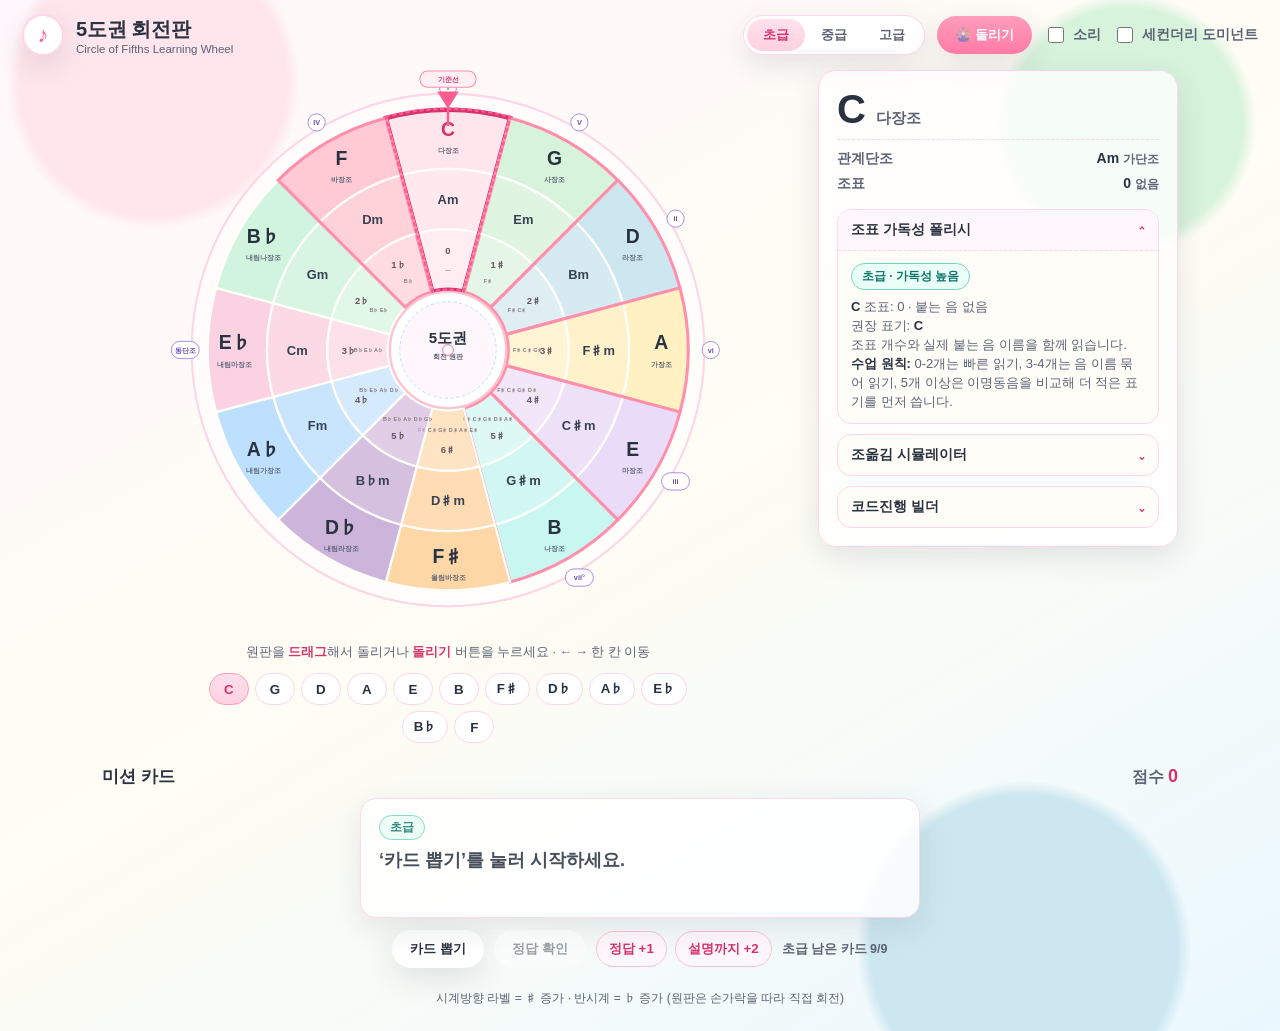
<file: 5도권_웹앱/index.html>
<!doctype html>
<html lang="ko">
<head>
<meta charset="utf-8">
<meta name="viewport" content="width=device-width, initial-scale=1, viewport-fit=cover">
<title>5도권 회전판 · Circle of Fifths</title>
<link rel="icon" href="data:,">
<link rel="stylesheet" href="style.css">
</head>
<body>
  <header class="topbar">
    <div class="brand">
      <span class="brand-mark">♪</span>
      <div>
        <h1>5도권 회전판</h1>
        <p class="brand-sub">Circle of Fifths Learning Wheel</p>
      </div>
    </div>
    <div class="toolbar">
      <div class="seg-toggle" id="level-toggle" role="tablist" aria-label="학습 단계">
        <button role="tab" data-level="beginner" class="active">초급</button>
        <button role="tab" data-level="intermediate">중급</button>
        <button role="tab" data-level="advanced">고급</button>
      </div>
      <button id="spin-btn" class="btn btn-primary" title="Space">🎡 돌리기</button>
      <label class="switch"><input type="checkbox" id="sound-toggle"> 소리</label>
      <label class="switch" id="sd-switch" hidden><input type="checkbox" id="sd-toggle"> 세컨더리 도미넌트</label>
    </div>
  </header>

  <main class="layout">
    <section class="stage">
      <div class="wheel-wrap">
        <svg id="wheel-svg" viewBox="0 0 260 260" aria-label="5도권 회전판" role="img" tabindex="0">
          <g id="board"></g>      <!-- [0] 정적 하판 -->
          <g id="disc"></g>       <!-- [1] 회전 원판 (이것만 돈다) -->
          <g id="pointer"></g>    <!-- [3] 세컨더리 도미넌트 포인터 -->
          <g id="overlay"></g>    <!-- [2] 정적 표시판 창 -->
          <g id="indicator"></g>  <!-- [4] 기준선 마커 -->
        </svg>
      </div>
      <p class="hint">원판을 <b>드래그</b>해서 돌리거나 <b>돌리기</b> 버튼을 누르세요 · ← → 한 칸 이동</p>
      <div class="chips" id="key-chips" aria-label="조성 빠른 선택"></div>
    </section>

    <aside class="panel" id="info-panel" aria-live="off">
      <div class="now">
        <div class="now-key" id="now-major">C</div>
        <div class="now-ko" id="now-majorko">다장조</div>
      </div>
      <div class="rows" id="info-rows"></div>
      <div class="diatonic" id="diatonic-box" hidden>
        <div class="box-title">다이어토닉 7화음</div>
        <div class="chip-row" id="diatonic-chips"></div>
        <div class="sd-result" id="sd-result" hidden></div>
      </div>
      <section class="tools-panel" aria-label="학습 도구">
        <details open>
          <summary>조표 가독성 폴리시</summary>
          <div class="readability" id="readability-box"></div>
        </details>
        <details>
          <summary>조옮김 시뮬레이터</summary>
          <div class="tool-grid">
            <label>출발 조<select id="transpose-from"></select></label>
            <label>도착 조<select id="transpose-to"></select></label>
          </div>
          <label class="tool-wide">진행
            <select id="transpose-progression">
              <option value="I,vi,IV,V">I-vi-IV-V</option>
              <option value="I,IV,V,I">I-IV-V-I</option>
              <option value="ii,V,I">ii-V-I</option>
              <option value="I,vi,ii,V">I-vi-ii-V</option>
            </select>
          </label>
          <div class="tool-actions">
            <button class="btn btn-ghost" id="transpose-current">현재 조를 출발로</button>
          </div>
          <div class="tool-result" id="transpose-result"></div>
        </details>
        <details>
          <summary>코드진행 빌더</summary>
          <div class="builder-buttons" id="builder-buttons" aria-label="로마숫자 코드 선택"></div>
          <div class="tool-actions">
            <button class="btn btn-ghost" id="builder-clear">비우기</button>
          </div>
          <div class="tool-result" id="builder-result"></div>
        </details>
      </section>
    </aside>
  </main>

  <section class="cards" id="card-panel">
    <div class="cards-head">
      <h2>미션 카드</h2>
      <div class="score">점수 <span id="score">0</span></div>
    </div>
    <div class="card-stage">
      <div class="mission-card" id="mission-card" data-face="empty">
        <div class="card-face card-front">
          <div class="card-id" id="card-id">초급</div>
          <div class="card-q" id="card-q">‘카드 뽑기’를 눌러 시작하세요.</div>
        </div>
        <div class="card-face card-back" hidden>
          <div class="card-id" id="card-id-back"></div>
          <div class="card-a" id="card-a"></div>
        </div>
      </div>
    </div>
    <div class="card-controls">
      <button class="btn" id="draw-btn">카드 뽑기</button>
      <button class="btn" id="reveal-btn" disabled>정답 확인</button>
      <span class="score-add" hidden id="score-add">
        <button class="btn btn-ghost" data-pt="1">정답 +1</button>
        <button class="btn btn-ghost" data-pt="2">설명까지 +2</button>
      </span>
      <span class="deck-info" id="deck-info"></span>
    </div>
  </section>

  <footer class="foot">
    <span>시계방향 라벨 = ♯ 증가 · 반시계 = ♭ 증가 (원판은 손가락을 따라 직접 회전)</span>
  </footer>

  <div aria-live="polite" class="sr-only" id="aria-live"></div>

  <script src="data.js"></script>
  <script src="learning-tools.js"></script>
  <script src="app.js"></script>
</body>
</html>
</file>
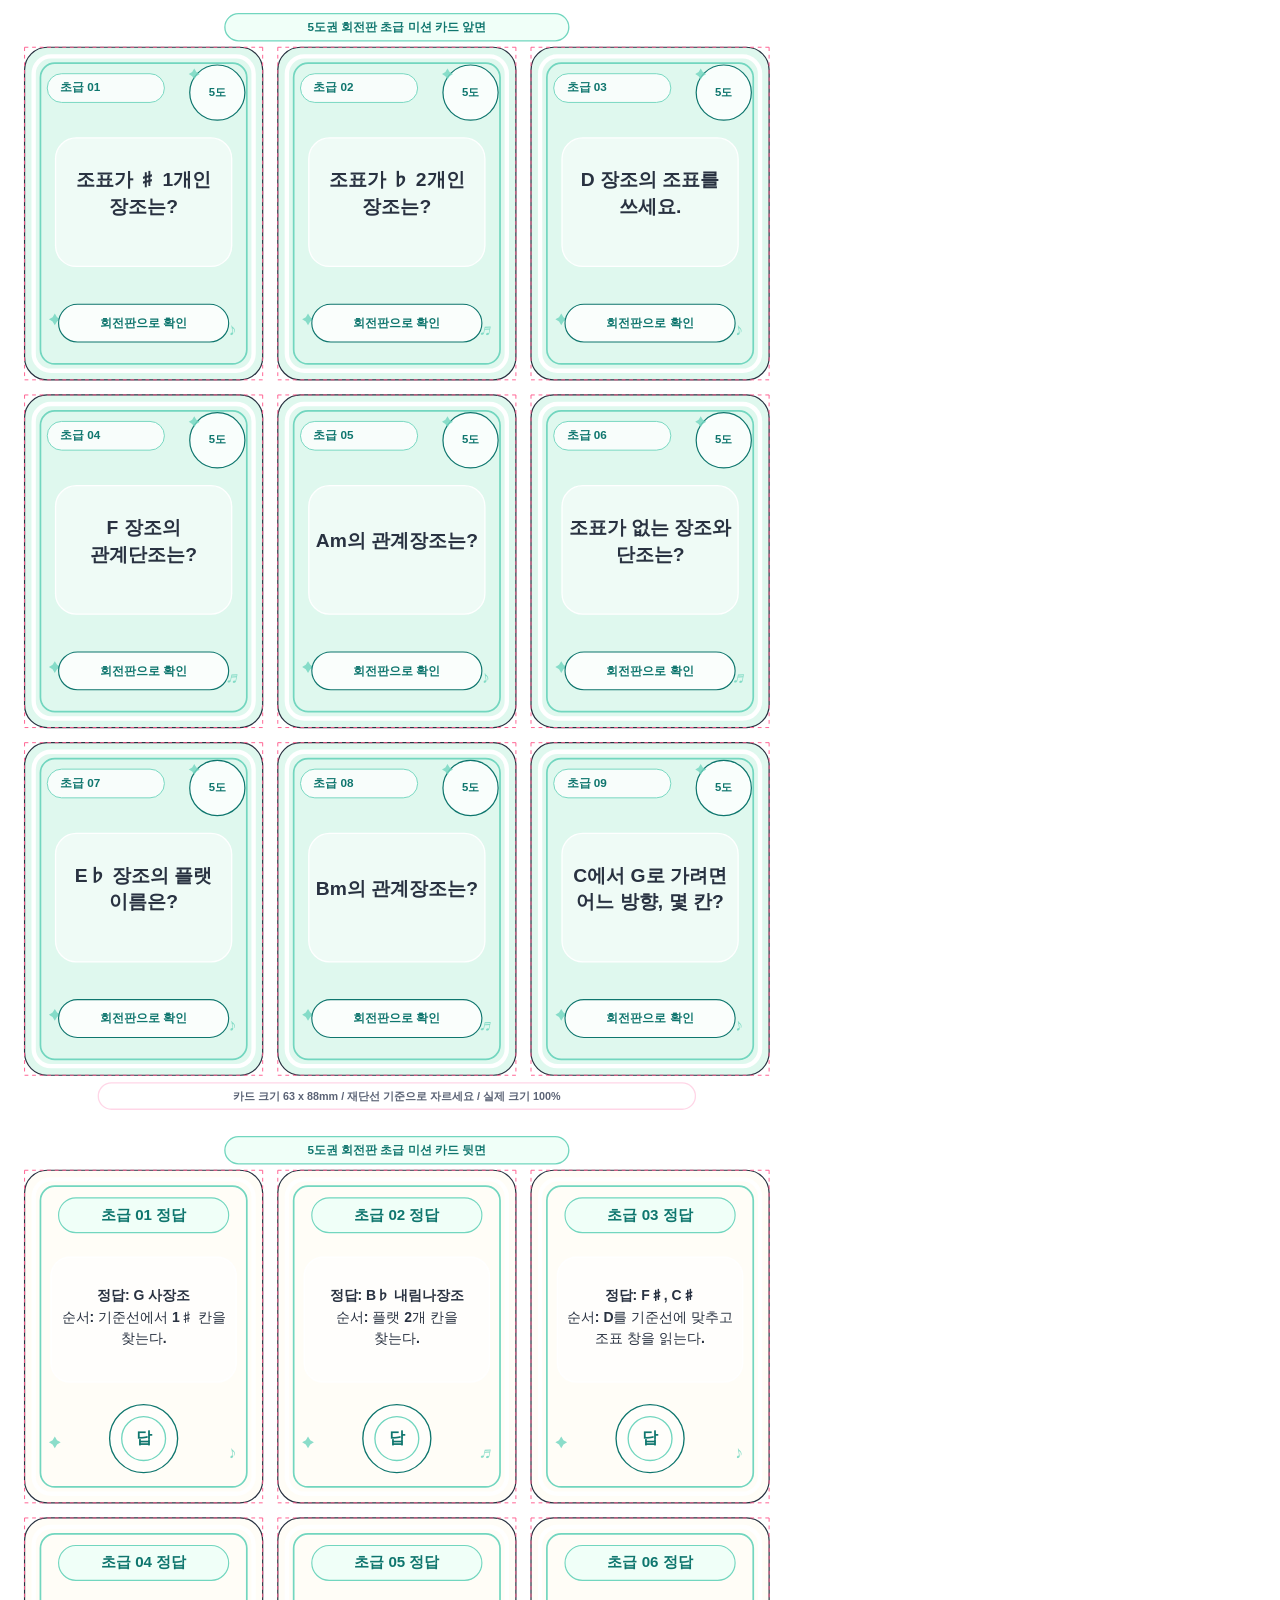
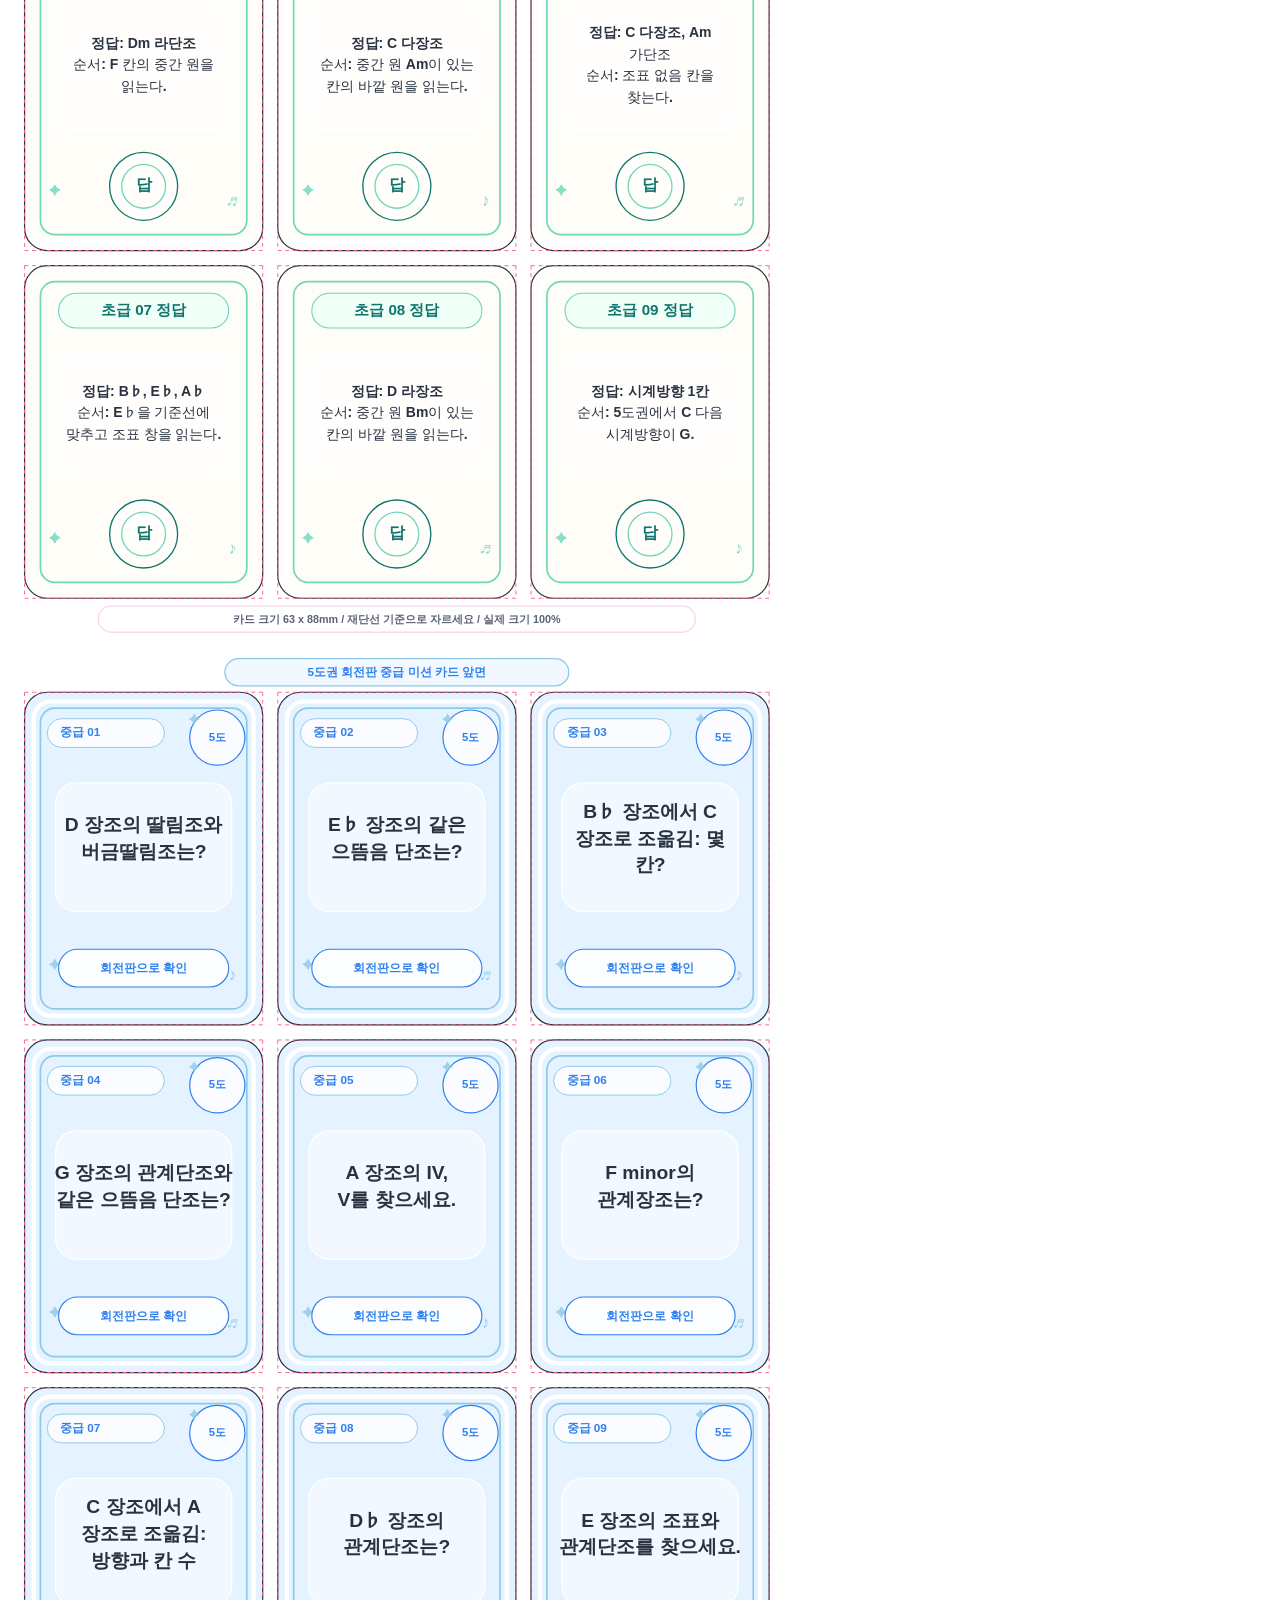
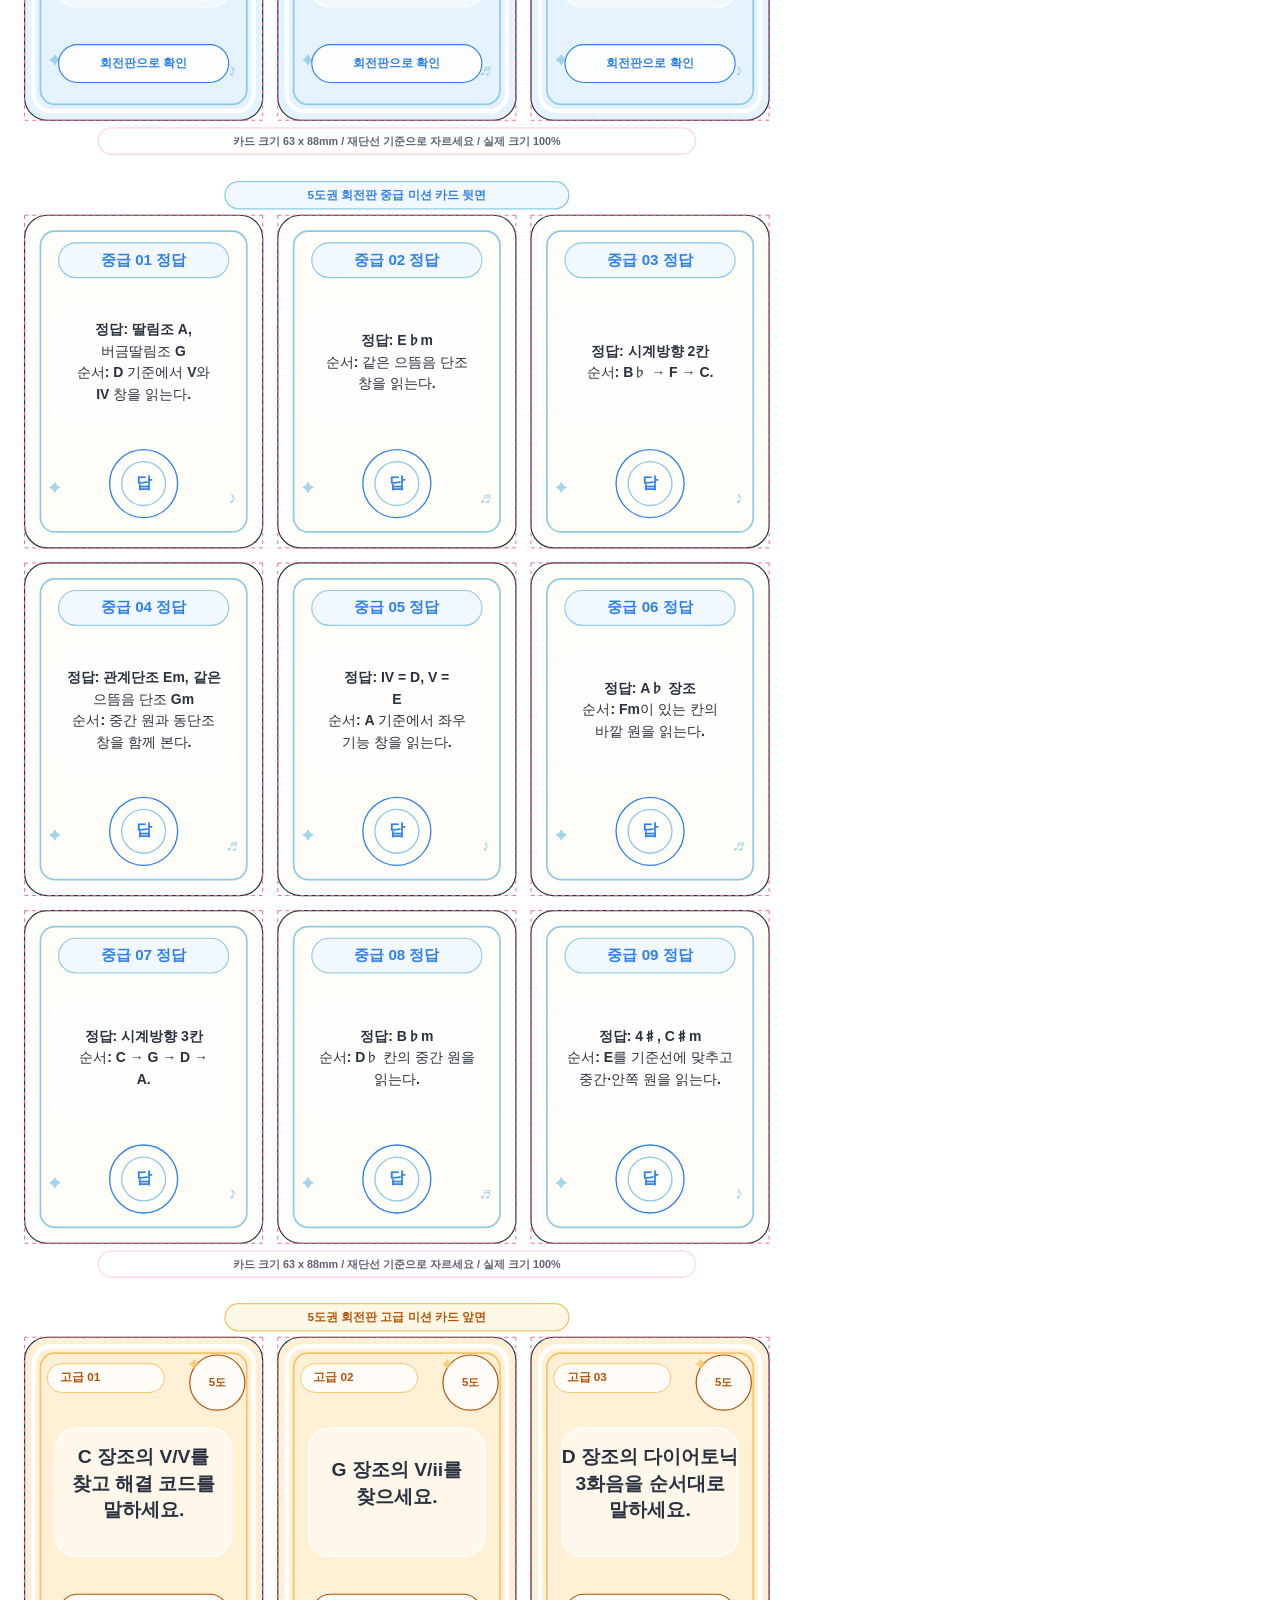
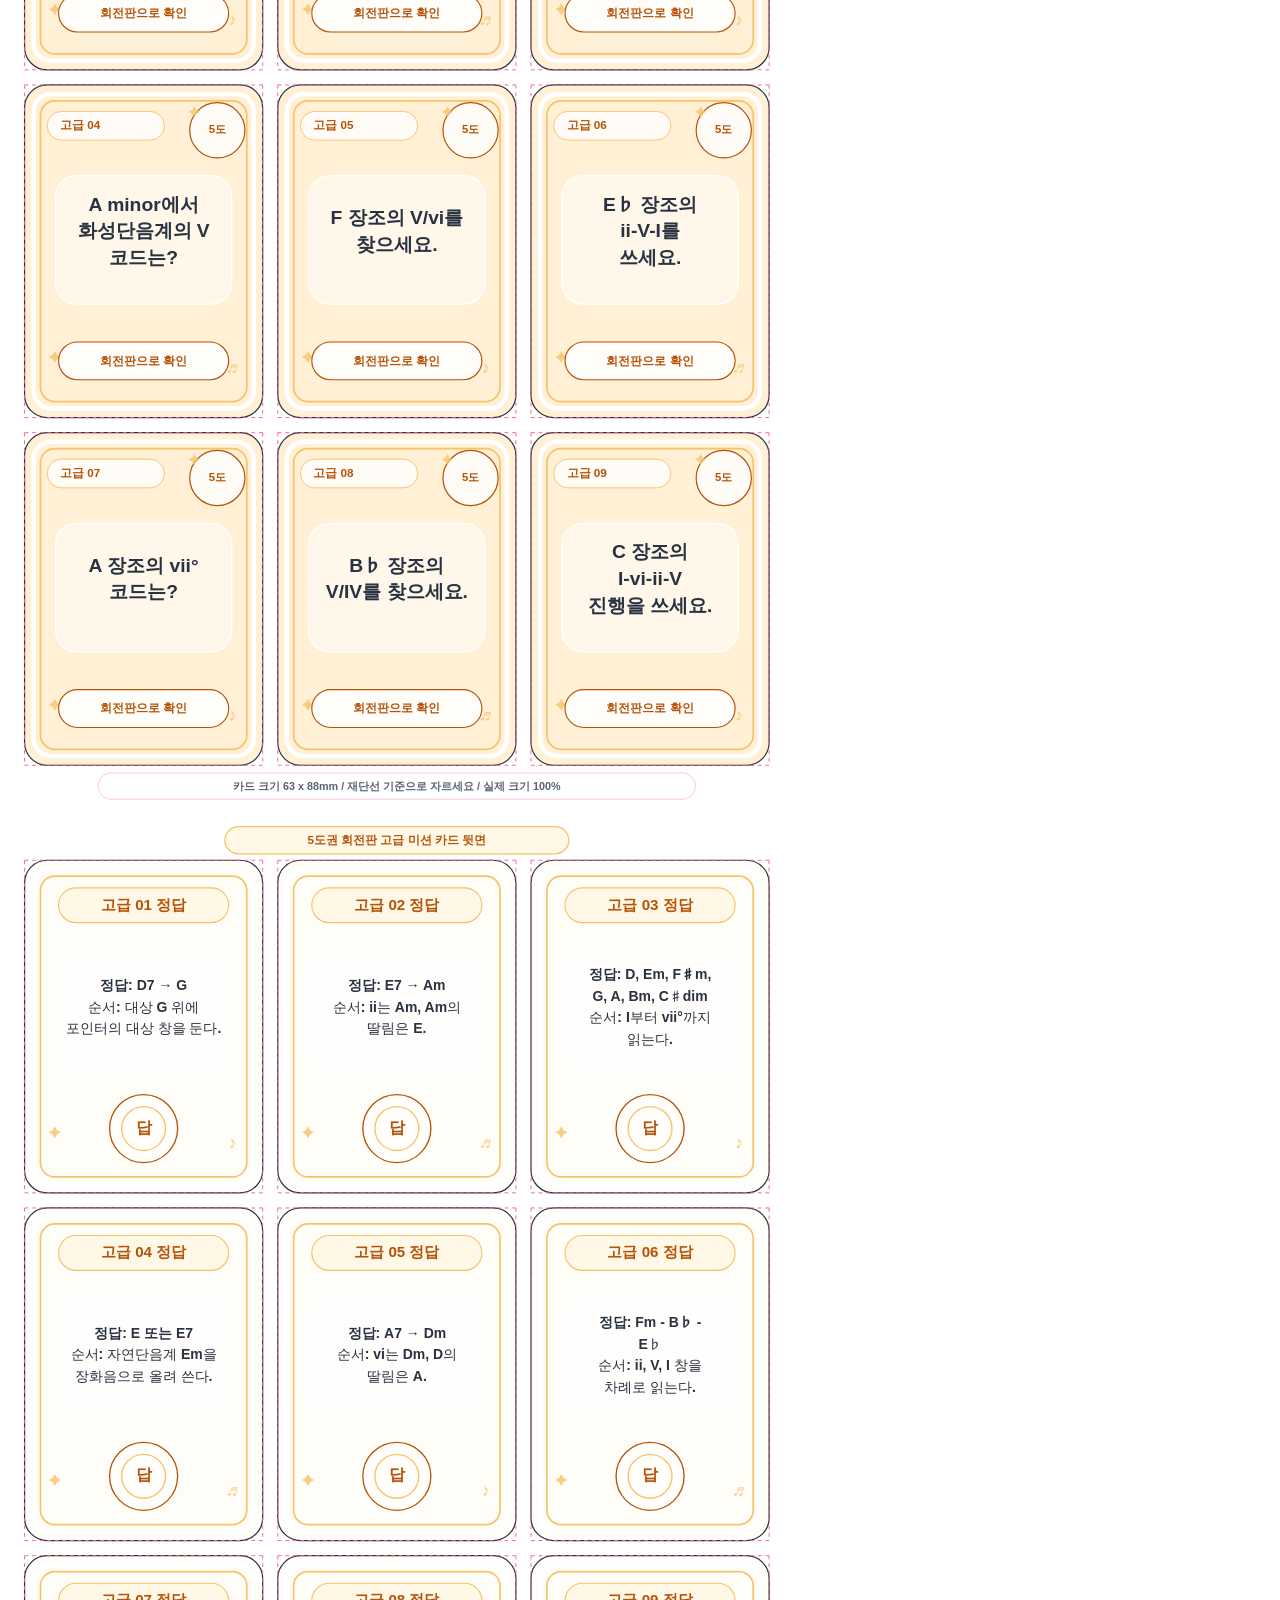
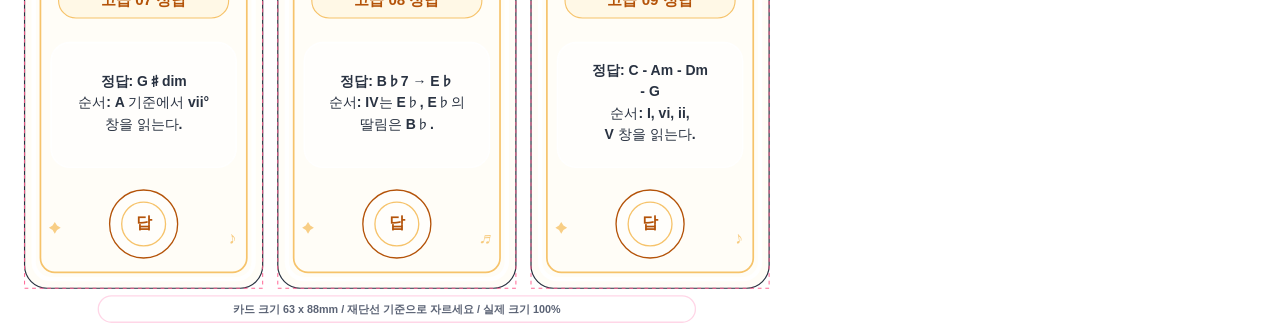
<file: 실물_보드_게임/PRINT_HTML/5도권_미션카드_A4_인쇄.html>
<!doctype html>
<html lang="ko">
<head>
<meta charset="utf-8">
<title>5도권 미션 카드 A4 인쇄</title>
<style>
  @page { size: 210mm 297mm; margin: 0; }
  html, body { margin: 0; padding: 0; background: #fff; }
  body { font-family: "Malgun Gothic", "Noto Sans KR", Arial, sans-serif; }
  .page {
    width: 210mm;
    height: 297mm;
    page-break-after: always;
    position: relative;
    display: flex;
    align-items: center;
    justify-content: center;
    overflow: hidden;
    background: white;
  }
  .page:last-child { page-break-after: auto; }
  svg { flex: none; }
</style>
</head>
<body>
<section class="page">
  <svg xmlns="http://www.w3.org/2000/svg" width="210mm" height="297mm" viewBox="0 0 210 297">
<title>5도권 초급 미션 카드 front</title>
<desc>63 x 88mm 카드 9장 A4 배치.</desc>
<defs>
  <style>
    .cut { fill: none; stroke: #ff5d8f; stroke-width: 0.35; stroke-dasharray: 2 1.5; }
    .score { fill: none; stroke: #9aa4b2; stroke-width: 0.25; stroke-dasharray: 1 1; }
    .guide { fill: none; stroke: #293241; stroke-width: 0.35; }
    .tiny { font-size: 2.8px; fill: #5b6375; font-family: "Malgun Gothic", "Noto Sans KR", Arial, sans-serif; }
  </style>
</defs>
<rect x="0" y="0" width="210" height="297" fill="#ffffff"/>
<g>
    <rect x="59.5" y="3.6" width="91" height="7.2" rx="3.6" fill="#f0fff8" fill-opacity="1" stroke="#72d6bf" stroke-width="0.35"/>
    <text text-anchor="middle" dominant-baseline="middle" fill="#0f766e" font-family="Malgun Gothic, Noto Sans KR, Arial, sans-serif" ><tspan x="105" y="7.35" font-size="3.1" font-weight="800">5도권 회전판 초급 미션 카드 앞면</tspan></text>
  </g>
<rect x="6.5" y="12.5" width="63" height="88" rx="6" fill="#dff8ee" stroke="#293241" stroke-width="0.32"/>
<rect x="8.9" y="14.9" width="58.2" height="83.2" rx="4.6" fill="none" stroke="#ffffff" stroke-width="1.15"/>
<rect x="10.7" y="16.7" width="54.6" height="79.6" rx="3.8" fill="none" stroke="#72d6bf" stroke-width="0.45"/>
<line x1="6.5" y1="12.5" x2="69.5" y2="12.5" stroke="#ff5d8f" stroke-width="0.25" stroke-dasharray="1 1"/>
<line x1="6.5" y1="100.5" x2="69.5" y2="100.5" stroke="#ff5d8f" stroke-width="0.25" stroke-dasharray="1 1"/>
<line x1="6.5" y1="12.5" x2="6.5" y2="100.5" stroke="#ff5d8f" stroke-width="0.25" stroke-dasharray="1 1"/>
<line x1="69.5" y1="12.5" x2="69.5" y2="100.5" stroke="#ff5d8f" stroke-width="0.25" stroke-dasharray="1 1"/>
<path d="M 14.5 82.95 L 15.089 83.911 L 16.05 84.5 L 15.089 85.089 L 14.5 86.05 L 13.911 85.089 L 12.95 84.5 L 13.911 83.911 Z" fill="#72d6bf" fill-opacity="0.82"/>
<text x="61.5" y="87.5" text-anchor="middle" dominant-baseline="middle" font-family="Malgun Gothic, Noto Sans KR, Arial, sans-serif" font-size="4.5" font-weight="800" fill="#72d6bf" fill-opacity="0.86" transform="rotate(-10 61.5 87.5)">♪</text>
<rect x="12.5" y="19.5" width="31" height="7.6" rx="3.8" fill="#ffffff" fill-opacity="0.8" stroke="#72d6bf" stroke-width="0.25"/>
<text text-anchor="start" dominant-baseline="middle" fill="#0f766e" font-family="Malgun Gothic, Noto Sans KR, Arial, sans-serif" ><tspan x="15.9" y="23.4" font-size="3.1" font-weight="850">초급 01</tspan></text>
<circle cx="57.5" cy="24.5" r="7.3" fill="#ffffff" fill-opacity="0.82" stroke="#0f766e" stroke-width="0.32"/>
<path d="M 51.4 18.15 L 51.951 19.049 L 52.85 19.6 L 51.951 20.151 L 51.4 21.05 L 50.849 20.151 L 49.95 19.6 L 50.849 19.049 Z" fill="#72d6bf" fill-opacity="0.8"/>
<text text-anchor="middle" dominant-baseline="middle" fill="#0f766e" font-family="Malgun Gothic, Noto Sans KR, Arial, sans-serif" ><tspan x="57.5" y="24.5" font-size="3" font-weight="900">5도</tspan></text>
<rect x="14.7" y="36.5" width="46.6" height="34" rx="5.5" fill="#ffffff" fill-opacity="0.5" stroke="#ffffff" stroke-width="0.35"/>
<text text-anchor="middle" dominant-baseline="middle" fill="#293241" font-family="Malgun Gothic, Noto Sans KR, Arial, sans-serif" ><tspan x="38" y="47.95" font-size="5.1" font-weight="800">조표가 ♯ 1개인</tspan><tspan x="38" y="55.05" font-size="5.1" font-weight="800">장조는?</tspan></text>
<rect x="15.5" y="80.5" width="45" height="10" rx="5" fill="#ffffff" fill-opacity="0.85" stroke="#0f766e" stroke-width="0.3"/>
<text text-anchor="middle" dominant-baseline="middle" fill="#0f766e" font-family="Malgun Gothic, Noto Sans KR, Arial, sans-serif" ><tspan x="38" y="85.7" font-size="3.1" font-weight="750">회전판으로 확인</tspan></text>
<rect x="73.5" y="12.5" width="63" height="88" rx="6" fill="#dff8ee" stroke="#293241" stroke-width="0.32"/>
<rect x="75.9" y="14.9" width="58.2" height="83.2" rx="4.6" fill="none" stroke="#ffffff" stroke-width="1.15"/>
<rect x="77.7" y="16.7" width="54.6" height="79.6" rx="3.8" fill="none" stroke="#72d6bf" stroke-width="0.45"/>
<line x1="73.5" y1="12.5" x2="136.5" y2="12.5" stroke="#ff5d8f" stroke-width="0.25" stroke-dasharray="1 1"/>
<line x1="73.5" y1="100.5" x2="136.5" y2="100.5" stroke="#ff5d8f" stroke-width="0.25" stroke-dasharray="1 1"/>
<line x1="73.5" y1="12.5" x2="73.5" y2="100.5" stroke="#ff5d8f" stroke-width="0.25" stroke-dasharray="1 1"/>
<line x1="136.5" y1="12.5" x2="136.5" y2="100.5" stroke="#ff5d8f" stroke-width="0.25" stroke-dasharray="1 1"/>
<path d="M 81.5 82.95 L 82.089 83.911 L 83.05 84.5 L 82.089 85.089 L 81.5 86.05 L 80.911 85.089 L 79.95 84.5 L 80.911 83.911 Z" fill="#72d6bf" fill-opacity="0.82"/>
<text x="128.5" y="87.5" text-anchor="middle" dominant-baseline="middle" font-family="Malgun Gothic, Noto Sans KR, Arial, sans-serif" font-size="4.5" font-weight="800" fill="#72d6bf" fill-opacity="0.86" transform="rotate(12 128.5 87.5)">♬</text>
<rect x="79.5" y="19.5" width="31" height="7.6" rx="3.8" fill="#ffffff" fill-opacity="0.8" stroke="#72d6bf" stroke-width="0.25"/>
<text text-anchor="start" dominant-baseline="middle" fill="#0f766e" font-family="Malgun Gothic, Noto Sans KR, Arial, sans-serif" ><tspan x="82.9" y="23.4" font-size="3.1" font-weight="850">초급 02</tspan></text>
<circle cx="124.5" cy="24.5" r="7.3" fill="#ffffff" fill-opacity="0.82" stroke="#0f766e" stroke-width="0.32"/>
<path d="M 118.4 18.15 L 118.951 19.049 L 119.85 19.6 L 118.951 20.151 L 118.4 21.05 L 117.849 20.151 L 116.95 19.6 L 117.849 19.049 Z" fill="#72d6bf" fill-opacity="0.8"/>
<text text-anchor="middle" dominant-baseline="middle" fill="#0f766e" font-family="Malgun Gothic, Noto Sans KR, Arial, sans-serif" ><tspan x="124.5" y="24.5" font-size="3" font-weight="900">5도</tspan></text>
<rect x="81.7" y="36.5" width="46.6" height="34" rx="5.5" fill="#ffffff" fill-opacity="0.5" stroke="#ffffff" stroke-width="0.35"/>
<text text-anchor="middle" dominant-baseline="middle" fill="#293241" font-family="Malgun Gothic, Noto Sans KR, Arial, sans-serif" ><tspan x="105" y="47.95" font-size="5.1" font-weight="800">조표가 ♭ 2개인</tspan><tspan x="105" y="55.05" font-size="5.1" font-weight="800">장조는?</tspan></text>
<rect x="82.5" y="80.5" width="45" height="10" rx="5" fill="#ffffff" fill-opacity="0.85" stroke="#0f766e" stroke-width="0.3"/>
<text text-anchor="middle" dominant-baseline="middle" fill="#0f766e" font-family="Malgun Gothic, Noto Sans KR, Arial, sans-serif" ><tspan x="105" y="85.7" font-size="3.1" font-weight="750">회전판으로 확인</tspan></text>
<rect x="140.5" y="12.5" width="63" height="88" rx="6" fill="#dff8ee" stroke="#293241" stroke-width="0.32"/>
<rect x="142.9" y="14.9" width="58.2" height="83.2" rx="4.6" fill="none" stroke="#ffffff" stroke-width="1.15"/>
<rect x="144.7" y="16.7" width="54.6" height="79.6" rx="3.8" fill="none" stroke="#72d6bf" stroke-width="0.45"/>
<line x1="140.5" y1="12.5" x2="203.5" y2="12.5" stroke="#ff5d8f" stroke-width="0.25" stroke-dasharray="1 1"/>
<line x1="140.5" y1="100.5" x2="203.5" y2="100.5" stroke="#ff5d8f" stroke-width="0.25" stroke-dasharray="1 1"/>
<line x1="140.5" y1="12.5" x2="140.5" y2="100.5" stroke="#ff5d8f" stroke-width="0.25" stroke-dasharray="1 1"/>
<line x1="203.5" y1="12.5" x2="203.5" y2="100.5" stroke="#ff5d8f" stroke-width="0.25" stroke-dasharray="1 1"/>
<path d="M 148.5 82.95 L 149.089 83.911 L 150.05 84.5 L 149.089 85.089 L 148.5 86.05 L 147.911 85.089 L 146.95 84.5 L 147.911 83.911 Z" fill="#72d6bf" fill-opacity="0.82"/>
<text x="195.5" y="87.5" text-anchor="middle" dominant-baseline="middle" font-family="Malgun Gothic, Noto Sans KR, Arial, sans-serif" font-size="4.5" font-weight="800" fill="#72d6bf" fill-opacity="0.86" transform="rotate(-10 195.5 87.5)">♪</text>
<rect x="146.5" y="19.5" width="31" height="7.6" rx="3.8" fill="#ffffff" fill-opacity="0.8" stroke="#72d6bf" stroke-width="0.25"/>
<text text-anchor="start" dominant-baseline="middle" fill="#0f766e" font-family="Malgun Gothic, Noto Sans KR, Arial, sans-serif" ><tspan x="149.9" y="23.4" font-size="3.1" font-weight="850">초급 03</tspan></text>
<circle cx="191.5" cy="24.5" r="7.3" fill="#ffffff" fill-opacity="0.82" stroke="#0f766e" stroke-width="0.32"/>
<path d="M 185.4 18.15 L 185.951 19.049 L 186.85 19.6 L 185.951 20.151 L 185.4 21.05 L 184.849 20.151 L 183.95 19.6 L 184.849 19.049 Z" fill="#72d6bf" fill-opacity="0.8"/>
<text text-anchor="middle" dominant-baseline="middle" fill="#0f766e" font-family="Malgun Gothic, Noto Sans KR, Arial, sans-serif" ><tspan x="191.5" y="24.5" font-size="3" font-weight="900">5도</tspan></text>
<rect x="148.7" y="36.5" width="46.6" height="34" rx="5.5" fill="#ffffff" fill-opacity="0.5" stroke="#ffffff" stroke-width="0.35"/>
<text text-anchor="middle" dominant-baseline="middle" fill="#293241" font-family="Malgun Gothic, Noto Sans KR, Arial, sans-serif" ><tspan x="172" y="47.95" font-size="5.1" font-weight="800">D 장조의 조표를</tspan><tspan x="172" y="55.05" font-size="5.1" font-weight="800">쓰세요.</tspan></text>
<rect x="149.5" y="80.5" width="45" height="10" rx="5" fill="#ffffff" fill-opacity="0.85" stroke="#0f766e" stroke-width="0.3"/>
<text text-anchor="middle" dominant-baseline="middle" fill="#0f766e" font-family="Malgun Gothic, Noto Sans KR, Arial, sans-serif" ><tspan x="172" y="85.7" font-size="3.1" font-weight="750">회전판으로 확인</tspan></text>
<rect x="6.5" y="104.5" width="63" height="88" rx="6" fill="#dff8ee" stroke="#293241" stroke-width="0.32"/>
<rect x="8.9" y="106.9" width="58.2" height="83.2" rx="4.6" fill="none" stroke="#ffffff" stroke-width="1.15"/>
<rect x="10.7" y="108.7" width="54.6" height="79.6" rx="3.8" fill="none" stroke="#72d6bf" stroke-width="0.45"/>
<line x1="6.5" y1="104.5" x2="69.5" y2="104.5" stroke="#ff5d8f" stroke-width="0.25" stroke-dasharray="1 1"/>
<line x1="6.5" y1="192.5" x2="69.5" y2="192.5" stroke="#ff5d8f" stroke-width="0.25" stroke-dasharray="1 1"/>
<line x1="6.5" y1="104.5" x2="6.5" y2="192.5" stroke="#ff5d8f" stroke-width="0.25" stroke-dasharray="1 1"/>
<line x1="69.5" y1="104.5" x2="69.5" y2="192.5" stroke="#ff5d8f" stroke-width="0.25" stroke-dasharray="1 1"/>
<path d="M 14.5 174.95 L 15.089 175.911 L 16.05 176.5 L 15.089 177.089 L 14.5 178.05 L 13.911 177.089 L 12.95 176.5 L 13.911 175.911 Z" fill="#72d6bf" fill-opacity="0.82"/>
<text x="61.5" y="179.5" text-anchor="middle" dominant-baseline="middle" font-family="Malgun Gothic, Noto Sans KR, Arial, sans-serif" font-size="4.5" font-weight="800" fill="#72d6bf" fill-opacity="0.86" transform="rotate(12 61.5 179.5)">♬</text>
<rect x="12.5" y="111.5" width="31" height="7.6" rx="3.8" fill="#ffffff" fill-opacity="0.8" stroke="#72d6bf" stroke-width="0.25"/>
<text text-anchor="start" dominant-baseline="middle" fill="#0f766e" font-family="Malgun Gothic, Noto Sans KR, Arial, sans-serif" ><tspan x="15.9" y="115.4" font-size="3.1" font-weight="850">초급 04</tspan></text>
<circle cx="57.5" cy="116.5" r="7.3" fill="#ffffff" fill-opacity="0.82" stroke="#0f766e" stroke-width="0.32"/>
<path d="M 51.4 110.15 L 51.951 111.049 L 52.85 111.6 L 51.951 112.151 L 51.4 113.05 L 50.849 112.151 L 49.95 111.6 L 50.849 111.049 Z" fill="#72d6bf" fill-opacity="0.8"/>
<text text-anchor="middle" dominant-baseline="middle" fill="#0f766e" font-family="Malgun Gothic, Noto Sans KR, Arial, sans-serif" ><tspan x="57.5" y="116.5" font-size="3" font-weight="900">5도</tspan></text>
<rect x="14.7" y="128.5" width="46.6" height="34" rx="5.5" fill="#ffffff" fill-opacity="0.5" stroke="#ffffff" stroke-width="0.35"/>
<text text-anchor="middle" dominant-baseline="middle" fill="#293241" font-family="Malgun Gothic, Noto Sans KR, Arial, sans-serif" ><tspan x="38" y="139.95" font-size="5.1" font-weight="800">F 장조의</tspan><tspan x="38" y="147.05" font-size="5.1" font-weight="800">관계단조는?</tspan></text>
<rect x="15.5" y="172.5" width="45" height="10" rx="5" fill="#ffffff" fill-opacity="0.85" stroke="#0f766e" stroke-width="0.3"/>
<text text-anchor="middle" dominant-baseline="middle" fill="#0f766e" font-family="Malgun Gothic, Noto Sans KR, Arial, sans-serif" ><tspan x="38" y="177.7" font-size="3.1" font-weight="750">회전판으로 확인</tspan></text>
<rect x="73.5" y="104.5" width="63" height="88" rx="6" fill="#dff8ee" stroke="#293241" stroke-width="0.32"/>
<rect x="75.9" y="106.9" width="58.2" height="83.2" rx="4.6" fill="none" stroke="#ffffff" stroke-width="1.15"/>
<rect x="77.7" y="108.7" width="54.6" height="79.6" rx="3.8" fill="none" stroke="#72d6bf" stroke-width="0.45"/>
<line x1="73.5" y1="104.5" x2="136.5" y2="104.5" stroke="#ff5d8f" stroke-width="0.25" stroke-dasharray="1 1"/>
<line x1="73.5" y1="192.5" x2="136.5" y2="192.5" stroke="#ff5d8f" stroke-width="0.25" stroke-dasharray="1 1"/>
<line x1="73.5" y1="104.5" x2="73.5" y2="192.5" stroke="#ff5d8f" stroke-width="0.25" stroke-dasharray="1 1"/>
<line x1="136.5" y1="104.5" x2="136.5" y2="192.5" stroke="#ff5d8f" stroke-width="0.25" stroke-dasharray="1 1"/>
<path d="M 81.5 174.95 L 82.089 175.911 L 83.05 176.5 L 82.089 177.089 L 81.5 178.05 L 80.911 177.089 L 79.95 176.5 L 80.911 175.911 Z" fill="#72d6bf" fill-opacity="0.82"/>
<text x="128.5" y="179.5" text-anchor="middle" dominant-baseline="middle" font-family="Malgun Gothic, Noto Sans KR, Arial, sans-serif" font-size="4.5" font-weight="800" fill="#72d6bf" fill-opacity="0.86" transform="rotate(-10 128.5 179.5)">♪</text>
<rect x="79.5" y="111.5" width="31" height="7.6" rx="3.8" fill="#ffffff" fill-opacity="0.8" stroke="#72d6bf" stroke-width="0.25"/>
<text text-anchor="start" dominant-baseline="middle" fill="#0f766e" font-family="Malgun Gothic, Noto Sans KR, Arial, sans-serif" ><tspan x="82.9" y="115.4" font-size="3.1" font-weight="850">초급 05</tspan></text>
<circle cx="124.5" cy="116.5" r="7.3" fill="#ffffff" fill-opacity="0.82" stroke="#0f766e" stroke-width="0.32"/>
<path d="M 118.4 110.15 L 118.951 111.049 L 119.85 111.6 L 118.951 112.151 L 118.4 113.05 L 117.849 112.151 L 116.95 111.6 L 117.849 111.049 Z" fill="#72d6bf" fill-opacity="0.8"/>
<text text-anchor="middle" dominant-baseline="middle" fill="#0f766e" font-family="Malgun Gothic, Noto Sans KR, Arial, sans-serif" ><tspan x="124.5" y="116.5" font-size="3" font-weight="900">5도</tspan></text>
<rect x="81.7" y="128.5" width="46.6" height="34" rx="5.5" fill="#ffffff" fill-opacity="0.5" stroke="#ffffff" stroke-width="0.35"/>
<text text-anchor="middle" dominant-baseline="middle" fill="#293241" font-family="Malgun Gothic, Noto Sans KR, Arial, sans-serif" ><tspan x="105" y="143.5" font-size="5.1" font-weight="800">Am의 관계장조는?</tspan></text>
<rect x="82.5" y="172.5" width="45" height="10" rx="5" fill="#ffffff" fill-opacity="0.85" stroke="#0f766e" stroke-width="0.3"/>
<text text-anchor="middle" dominant-baseline="middle" fill="#0f766e" font-family="Malgun Gothic, Noto Sans KR, Arial, sans-serif" ><tspan x="105" y="177.7" font-size="3.1" font-weight="750">회전판으로 확인</tspan></text>
<rect x="140.5" y="104.5" width="63" height="88" rx="6" fill="#dff8ee" stroke="#293241" stroke-width="0.32"/>
<rect x="142.9" y="106.9" width="58.2" height="83.2" rx="4.6" fill="none" stroke="#ffffff" stroke-width="1.15"/>
<rect x="144.7" y="108.7" width="54.6" height="79.6" rx="3.8" fill="none" stroke="#72d6bf" stroke-width="0.45"/>
<line x1="140.5" y1="104.5" x2="203.5" y2="104.5" stroke="#ff5d8f" stroke-width="0.25" stroke-dasharray="1 1"/>
<line x1="140.5" y1="192.5" x2="203.5" y2="192.5" stroke="#ff5d8f" stroke-width="0.25" stroke-dasharray="1 1"/>
<line x1="140.5" y1="104.5" x2="140.5" y2="192.5" stroke="#ff5d8f" stroke-width="0.25" stroke-dasharray="1 1"/>
<line x1="203.5" y1="104.5" x2="203.5" y2="192.5" stroke="#ff5d8f" stroke-width="0.25" stroke-dasharray="1 1"/>
<path d="M 148.5 174.95 L 149.089 175.911 L 150.05 176.5 L 149.089 177.089 L 148.5 178.05 L 147.911 177.089 L 146.95 176.5 L 147.911 175.911 Z" fill="#72d6bf" fill-opacity="0.82"/>
<text x="195.5" y="179.5" text-anchor="middle" dominant-baseline="middle" font-family="Malgun Gothic, Noto Sans KR, Arial, sans-serif" font-size="4.5" font-weight="800" fill="#72d6bf" fill-opacity="0.86" transform="rotate(12 195.5 179.5)">♬</text>
<rect x="146.5" y="111.5" width="31" height="7.6" rx="3.8" fill="#ffffff" fill-opacity="0.8" stroke="#72d6bf" stroke-width="0.25"/>
<text text-anchor="start" dominant-baseline="middle" fill="#0f766e" font-family="Malgun Gothic, Noto Sans KR, Arial, sans-serif" ><tspan x="149.9" y="115.4" font-size="3.1" font-weight="850">초급 06</tspan></text>
<circle cx="191.5" cy="116.5" r="7.3" fill="#ffffff" fill-opacity="0.82" stroke="#0f766e" stroke-width="0.32"/>
<path d="M 185.4 110.15 L 185.951 111.049 L 186.85 111.6 L 185.951 112.151 L 185.4 113.05 L 184.849 112.151 L 183.95 111.6 L 184.849 111.049 Z" fill="#72d6bf" fill-opacity="0.8"/>
<text text-anchor="middle" dominant-baseline="middle" fill="#0f766e" font-family="Malgun Gothic, Noto Sans KR, Arial, sans-serif" ><tspan x="191.5" y="116.5" font-size="3" font-weight="900">5도</tspan></text>
<rect x="148.7" y="128.5" width="46.6" height="34" rx="5.5" fill="#ffffff" fill-opacity="0.5" stroke="#ffffff" stroke-width="0.35"/>
<text text-anchor="middle" dominant-baseline="middle" fill="#293241" font-family="Malgun Gothic, Noto Sans KR, Arial, sans-serif" ><tspan x="172" y="139.95" font-size="5.1" font-weight="800">조표가 없는 장조와</tspan><tspan x="172" y="147.05" font-size="5.1" font-weight="800">단조는?</tspan></text>
<rect x="149.5" y="172.5" width="45" height="10" rx="5" fill="#ffffff" fill-opacity="0.85" stroke="#0f766e" stroke-width="0.3"/>
<text text-anchor="middle" dominant-baseline="middle" fill="#0f766e" font-family="Malgun Gothic, Noto Sans KR, Arial, sans-serif" ><tspan x="172" y="177.7" font-size="3.1" font-weight="750">회전판으로 확인</tspan></text>
<rect x="6.5" y="196.5" width="63" height="88" rx="6" fill="#dff8ee" stroke="#293241" stroke-width="0.32"/>
<rect x="8.9" y="198.9" width="58.2" height="83.2" rx="4.6" fill="none" stroke="#ffffff" stroke-width="1.15"/>
<rect x="10.7" y="200.7" width="54.6" height="79.6" rx="3.8" fill="none" stroke="#72d6bf" stroke-width="0.45"/>
<line x1="6.5" y1="196.5" x2="69.5" y2="196.5" stroke="#ff5d8f" stroke-width="0.25" stroke-dasharray="1 1"/>
<line x1="6.5" y1="284.5" x2="69.5" y2="284.5" stroke="#ff5d8f" stroke-width="0.25" stroke-dasharray="1 1"/>
<line x1="6.5" y1="196.5" x2="6.5" y2="284.5" stroke="#ff5d8f" stroke-width="0.25" stroke-dasharray="1 1"/>
<line x1="69.5" y1="196.5" x2="69.5" y2="284.5" stroke="#ff5d8f" stroke-width="0.25" stroke-dasharray="1 1"/>
<path d="M 14.5 266.95 L 15.089 267.911 L 16.05 268.5 L 15.089 269.089 L 14.5 270.05 L 13.911 269.089 L 12.95 268.5 L 13.911 267.911 Z" fill="#72d6bf" fill-opacity="0.82"/>
<text x="61.5" y="271.5" text-anchor="middle" dominant-baseline="middle" font-family="Malgun Gothic, Noto Sans KR, Arial, sans-serif" font-size="4.5" font-weight="800" fill="#72d6bf" fill-opacity="0.86" transform="rotate(-10 61.5 271.5)">♪</text>
<rect x="12.5" y="203.5" width="31" height="7.6" rx="3.8" fill="#ffffff" fill-opacity="0.8" stroke="#72d6bf" stroke-width="0.25"/>
<text text-anchor="start" dominant-baseline="middle" fill="#0f766e" font-family="Malgun Gothic, Noto Sans KR, Arial, sans-serif" ><tspan x="15.9" y="207.4" font-size="3.1" font-weight="850">초급 07</tspan></text>
<circle cx="57.5" cy="208.5" r="7.3" fill="#ffffff" fill-opacity="0.82" stroke="#0f766e" stroke-width="0.32"/>
<path d="M 51.4 202.15 L 51.951 203.049 L 52.85 203.6 L 51.951 204.151 L 51.4 205.05 L 50.849 204.151 L 49.95 203.6 L 50.849 203.049 Z" fill="#72d6bf" fill-opacity="0.8"/>
<text text-anchor="middle" dominant-baseline="middle" fill="#0f766e" font-family="Malgun Gothic, Noto Sans KR, Arial, sans-serif" ><tspan x="57.5" y="208.5" font-size="3" font-weight="900">5도</tspan></text>
<rect x="14.7" y="220.5" width="46.6" height="34" rx="5.5" fill="#ffffff" fill-opacity="0.5" stroke="#ffffff" stroke-width="0.35"/>
<text text-anchor="middle" dominant-baseline="middle" fill="#293241" font-family="Malgun Gothic, Noto Sans KR, Arial, sans-serif" ><tspan x="38" y="231.95" font-size="5.1" font-weight="800">E♭ 장조의 플랫</tspan><tspan x="38" y="239.05" font-size="5.1" font-weight="800">이름은?</tspan></text>
<rect x="15.5" y="264.5" width="45" height="10" rx="5" fill="#ffffff" fill-opacity="0.85" stroke="#0f766e" stroke-width="0.3"/>
<text text-anchor="middle" dominant-baseline="middle" fill="#0f766e" font-family="Malgun Gothic, Noto Sans KR, Arial, sans-serif" ><tspan x="38" y="269.7" font-size="3.1" font-weight="750">회전판으로 확인</tspan></text>
<rect x="73.5" y="196.5" width="63" height="88" rx="6" fill="#dff8ee" stroke="#293241" stroke-width="0.32"/>
<rect x="75.9" y="198.9" width="58.2" height="83.2" rx="4.6" fill="none" stroke="#ffffff" stroke-width="1.15"/>
<rect x="77.7" y="200.7" width="54.6" height="79.6" rx="3.8" fill="none" stroke="#72d6bf" stroke-width="0.45"/>
<line x1="73.5" y1="196.5" x2="136.5" y2="196.5" stroke="#ff5d8f" stroke-width="0.25" stroke-dasharray="1 1"/>
<line x1="73.5" y1="284.5" x2="136.5" y2="284.5" stroke="#ff5d8f" stroke-width="0.25" stroke-dasharray="1 1"/>
<line x1="73.5" y1="196.5" x2="73.5" y2="284.5" stroke="#ff5d8f" stroke-width="0.25" stroke-dasharray="1 1"/>
<line x1="136.5" y1="196.5" x2="136.5" y2="284.5" stroke="#ff5d8f" stroke-width="0.25" stroke-dasharray="1 1"/>
<path d="M 81.5 266.95 L 82.089 267.911 L 83.05 268.5 L 82.089 269.089 L 81.5 270.05 L 80.911 269.089 L 79.95 268.5 L 80.911 267.911 Z" fill="#72d6bf" fill-opacity="0.82"/>
<text x="128.5" y="271.5" text-anchor="middle" dominant-baseline="middle" font-family="Malgun Gothic, Noto Sans KR, Arial, sans-serif" font-size="4.5" font-weight="800" fill="#72d6bf" fill-opacity="0.86" transform="rotate(12 128.5 271.5)">♬</text>
<rect x="79.5" y="203.5" width="31" height="7.6" rx="3.8" fill="#ffffff" fill-opacity="0.8" stroke="#72d6bf" stroke-width="0.25"/>
<text text-anchor="start" dominant-baseline="middle" fill="#0f766e" font-family="Malgun Gothic, Noto Sans KR, Arial, sans-serif" ><tspan x="82.9" y="207.4" font-size="3.1" font-weight="850">초급 08</tspan></text>
<circle cx="124.5" cy="208.5" r="7.3" fill="#ffffff" fill-opacity="0.82" stroke="#0f766e" stroke-width="0.32"/>
<path d="M 118.4 202.15 L 118.951 203.049 L 119.85 203.6 L 118.951 204.151 L 118.4 205.05 L 117.849 204.151 L 116.95 203.6 L 117.849 203.049 Z" fill="#72d6bf" fill-opacity="0.8"/>
<text text-anchor="middle" dominant-baseline="middle" fill="#0f766e" font-family="Malgun Gothic, Noto Sans KR, Arial, sans-serif" ><tspan x="124.5" y="208.5" font-size="3" font-weight="900">5도</tspan></text>
<rect x="81.7" y="220.5" width="46.6" height="34" rx="5.5" fill="#ffffff" fill-opacity="0.5" stroke="#ffffff" stroke-width="0.35"/>
<text text-anchor="middle" dominant-baseline="middle" fill="#293241" font-family="Malgun Gothic, Noto Sans KR, Arial, sans-serif" ><tspan x="105" y="235.5" font-size="5.1" font-weight="800">Bm의 관계장조는?</tspan></text>
<rect x="82.5" y="264.5" width="45" height="10" rx="5" fill="#ffffff" fill-opacity="0.85" stroke="#0f766e" stroke-width="0.3"/>
<text text-anchor="middle" dominant-baseline="middle" fill="#0f766e" font-family="Malgun Gothic, Noto Sans KR, Arial, sans-serif" ><tspan x="105" y="269.7" font-size="3.1" font-weight="750">회전판으로 확인</tspan></text>
<rect x="140.5" y="196.5" width="63" height="88" rx="6" fill="#dff8ee" stroke="#293241" stroke-width="0.32"/>
<rect x="142.9" y="198.9" width="58.2" height="83.2" rx="4.6" fill="none" stroke="#ffffff" stroke-width="1.15"/>
<rect x="144.7" y="200.7" width="54.6" height="79.6" rx="3.8" fill="none" stroke="#72d6bf" stroke-width="0.45"/>
<line x1="140.5" y1="196.5" x2="203.5" y2="196.5" stroke="#ff5d8f" stroke-width="0.25" stroke-dasharray="1 1"/>
<line x1="140.5" y1="284.5" x2="203.5" y2="284.5" stroke="#ff5d8f" stroke-width="0.25" stroke-dasharray="1 1"/>
<line x1="140.5" y1="196.5" x2="140.5" y2="284.5" stroke="#ff5d8f" stroke-width="0.25" stroke-dasharray="1 1"/>
<line x1="203.5" y1="196.5" x2="203.5" y2="284.5" stroke="#ff5d8f" stroke-width="0.25" stroke-dasharray="1 1"/>
<path d="M 148.5 266.95 L 149.089 267.911 L 150.05 268.5 L 149.089 269.089 L 148.5 270.05 L 147.911 269.089 L 146.95 268.5 L 147.911 267.911 Z" fill="#72d6bf" fill-opacity="0.82"/>
<text x="195.5" y="271.5" text-anchor="middle" dominant-baseline="middle" font-family="Malgun Gothic, Noto Sans KR, Arial, sans-serif" font-size="4.5" font-weight="800" fill="#72d6bf" fill-opacity="0.86" transform="rotate(-10 195.5 271.5)">♪</text>
<rect x="146.5" y="203.5" width="31" height="7.6" rx="3.8" fill="#ffffff" fill-opacity="0.8" stroke="#72d6bf" stroke-width="0.25"/>
<text text-anchor="start" dominant-baseline="middle" fill="#0f766e" font-family="Malgun Gothic, Noto Sans KR, Arial, sans-serif" ><tspan x="149.9" y="207.4" font-size="3.1" font-weight="850">초급 09</tspan></text>
<circle cx="191.5" cy="208.5" r="7.3" fill="#ffffff" fill-opacity="0.82" stroke="#0f766e" stroke-width="0.32"/>
<path d="M 185.4 202.15 L 185.951 203.049 L 186.85 203.6 L 185.951 204.151 L 185.4 205.05 L 184.849 204.151 L 183.95 203.6 L 184.849 203.049 Z" fill="#72d6bf" fill-opacity="0.8"/>
<text text-anchor="middle" dominant-baseline="middle" fill="#0f766e" font-family="Malgun Gothic, Noto Sans KR, Arial, sans-serif" ><tspan x="191.5" y="208.5" font-size="3" font-weight="900">5도</tspan></text>
<rect x="148.7" y="220.5" width="46.6" height="34" rx="5.5" fill="#ffffff" fill-opacity="0.5" stroke="#ffffff" stroke-width="0.35"/>
<text text-anchor="middle" dominant-baseline="middle" fill="#293241" font-family="Malgun Gothic, Noto Sans KR, Arial, sans-serif" ><tspan x="172" y="231.95" font-size="5.1" font-weight="800">C에서 G로 가려면</tspan><tspan x="172" y="239.05" font-size="5.1" font-weight="800">어느 방향, 몇 칸?</tspan></text>
<rect x="149.5" y="264.5" width="45" height="10" rx="5" fill="#ffffff" fill-opacity="0.85" stroke="#0f766e" stroke-width="0.3"/>
<text text-anchor="middle" dominant-baseline="middle" fill="#0f766e" font-family="Malgun Gothic, Noto Sans KR, Arial, sans-serif" ><tspan x="172" y="269.7" font-size="3.1" font-weight="750">회전판으로 확인</tspan></text>
<g>
    <rect x="26" y="286.5" width="158" height="7" rx="3.5" fill="#ffffff" fill-opacity="1" stroke="#ffd6e7" stroke-width="0.35"/>
    <text text-anchor="middle" dominant-baseline="middle" fill="#5b6375" font-family="Malgun Gothic, Noto Sans KR, Arial, sans-serif" ><tspan x="105" y="290.15" font-size="2.85" font-weight="800">카드 크기 63 x 88mm / 재단선 기준으로 자르세요 / 실제 크기 100%</tspan></text>
  </g>
</svg>
</section>
<section class="page">
  <svg xmlns="http://www.w3.org/2000/svg" width="210mm" height="297mm" viewBox="0 0 210 297">
<title>5도권 초급 미션 카드 back</title>
<desc>63 x 88mm 카드 9장 A4 배치.</desc>
<defs>
  <style>
    .cut { fill: none; stroke: #ff5d8f; stroke-width: 0.35; stroke-dasharray: 2 1.5; }
    .score { fill: none; stroke: #9aa4b2; stroke-width: 0.25; stroke-dasharray: 1 1; }
    .guide { fill: none; stroke: #293241; stroke-width: 0.35; }
    .tiny { font-size: 2.8px; fill: #5b6375; font-family: "Malgun Gothic", "Noto Sans KR", Arial, sans-serif; }
  </style>
</defs>
<rect x="0" y="0" width="210" height="297" fill="#ffffff"/>
<g>
    <rect x="59.5" y="3.6" width="91" height="7.2" rx="3.6" fill="#f0fff8" fill-opacity="1" stroke="#72d6bf" stroke-width="0.35"/>
    <text text-anchor="middle" dominant-baseline="middle" fill="#0f766e" font-family="Malgun Gothic, Noto Sans KR, Arial, sans-serif" ><tspan x="105" y="7.35" font-size="3.1" font-weight="800">5도권 회전판 초급 미션 카드 뒷면</tspan></text>
  </g>
<rect x="6.5" y="12.5" width="63" height="88" rx="6" fill="#fffdf7" stroke="#293241" stroke-width="0.32"/>
<rect x="8.9" y="14.9" width="58.2" height="83.2" rx="4.6" fill="none" stroke="#ffffff" stroke-width="1.15"/>
<rect x="10.7" y="16.7" width="54.6" height="79.6" rx="3.8" fill="none" stroke="#72d6bf" stroke-width="0.45"/>
<line x1="6.5" y1="12.5" x2="69.5" y2="12.5" stroke="#ff5d8f" stroke-width="0.25" stroke-dasharray="1 1"/>
<line x1="6.5" y1="100.5" x2="69.5" y2="100.5" stroke="#ff5d8f" stroke-width="0.25" stroke-dasharray="1 1"/>
<line x1="6.5" y1="12.5" x2="6.5" y2="100.5" stroke="#ff5d8f" stroke-width="0.25" stroke-dasharray="1 1"/>
<line x1="69.5" y1="12.5" x2="69.5" y2="100.5" stroke="#ff5d8f" stroke-width="0.25" stroke-dasharray="1 1"/>
<path d="M 14.5 82.95 L 15.089 83.911 L 16.05 84.5 L 15.089 85.089 L 14.5 86.05 L 13.911 85.089 L 12.95 84.5 L 13.911 83.911 Z" fill="#72d6bf" fill-opacity="0.82"/>
<text x="61.5" y="87.5" text-anchor="middle" dominant-baseline="middle" font-family="Malgun Gothic, Noto Sans KR, Arial, sans-serif" font-size="4.5" font-weight="800" fill="#72d6bf" fill-opacity="0.86" transform="rotate(-10 61.5 87.5)">♪</text>
<rect x="15.5" y="19.8" width="45" height="9.2" rx="4.6" fill="#f0fff8" stroke="#72d6bf" stroke-width="0.3"/>
<text text-anchor="middle" dominant-baseline="middle" fill="#0f766e" font-family="Malgun Gothic, Noto Sans KR, Arial, sans-serif" ><tspan x="38" y="24.5" font-size="4" font-weight="850">초급 01 정답</tspan></text>
<rect x="13.5" y="35.5" width="49" height="33" rx="5" fill="#ffffff" fill-opacity="0.62" stroke="#ffffff" stroke-width="0.4"/>
<text text-anchor="middle" dominant-baseline="middle" fill="#293241" font-family="Malgun Gothic, Noto Sans KR, Arial, sans-serif" ><tspan x="38" y="45.8" font-size="3.7" font-weight="800">정답: G 사장조</tspan><tspan x="38" y="51.5" font-size="3.7" font-weight="550">순서: 기준선에서 1♯ 칸을</tspan><tspan x="38" y="57.2" font-size="3.7" font-weight="550">찾는다.</tspan></text>
<circle cx="38" cy="83.5" r="9" fill="#ffffff" fill-opacity="0.4" stroke="#0f766e" stroke-width="0.35"/>
<circle cx="38" cy="83.5" r="5.8" fill="none" stroke="#72d6bf" stroke-width="0.35"/>
<text text-anchor="middle" dominant-baseline="middle" fill="#0f766e" font-family="Malgun Gothic, Noto Sans KR, Arial, sans-serif" ><tspan x="38" y="83.5" font-size="4.2" font-weight="850">답</tspan></text>
<rect x="73.5" y="12.5" width="63" height="88" rx="6" fill="#fffdf7" stroke="#293241" stroke-width="0.32"/>
<rect x="75.9" y="14.9" width="58.2" height="83.2" rx="4.6" fill="none" stroke="#ffffff" stroke-width="1.15"/>
<rect x="77.7" y="16.7" width="54.6" height="79.6" rx="3.8" fill="none" stroke="#72d6bf" stroke-width="0.45"/>
<line x1="73.5" y1="12.5" x2="136.5" y2="12.5" stroke="#ff5d8f" stroke-width="0.25" stroke-dasharray="1 1"/>
<line x1="73.5" y1="100.5" x2="136.5" y2="100.5" stroke="#ff5d8f" stroke-width="0.25" stroke-dasharray="1 1"/>
<line x1="73.5" y1="12.5" x2="73.5" y2="100.5" stroke="#ff5d8f" stroke-width="0.25" stroke-dasharray="1 1"/>
<line x1="136.5" y1="12.5" x2="136.5" y2="100.5" stroke="#ff5d8f" stroke-width="0.25" stroke-dasharray="1 1"/>
<path d="M 81.5 82.95 L 82.089 83.911 L 83.05 84.5 L 82.089 85.089 L 81.5 86.05 L 80.911 85.089 L 79.95 84.5 L 80.911 83.911 Z" fill="#72d6bf" fill-opacity="0.82"/>
<text x="128.5" y="87.5" text-anchor="middle" dominant-baseline="middle" font-family="Malgun Gothic, Noto Sans KR, Arial, sans-serif" font-size="4.5" font-weight="800" fill="#72d6bf" fill-opacity="0.86" transform="rotate(12 128.5 87.5)">♬</text>
<rect x="82.5" y="19.8" width="45" height="9.2" rx="4.6" fill="#f0fff8" stroke="#72d6bf" stroke-width="0.3"/>
<text text-anchor="middle" dominant-baseline="middle" fill="#0f766e" font-family="Malgun Gothic, Noto Sans KR, Arial, sans-serif" ><tspan x="105" y="24.5" font-size="4" font-weight="850">초급 02 정답</tspan></text>
<rect x="80.5" y="35.5" width="49" height="33" rx="5" fill="#ffffff" fill-opacity="0.62" stroke="#ffffff" stroke-width="0.4"/>
<text text-anchor="middle" dominant-baseline="middle" fill="#293241" font-family="Malgun Gothic, Noto Sans KR, Arial, sans-serif" ><tspan x="105" y="45.8" font-size="3.7" font-weight="800">정답: B♭ 내림나장조</tspan><tspan x="105" y="51.5" font-size="3.7" font-weight="550">순서: 플랫 2개 칸을</tspan><tspan x="105" y="57.2" font-size="3.7" font-weight="550">찾는다.</tspan></text>
<circle cx="105" cy="83.5" r="9" fill="#ffffff" fill-opacity="0.4" stroke="#0f766e" stroke-width="0.35"/>
<circle cx="105" cy="83.5" r="5.8" fill="none" stroke="#72d6bf" stroke-width="0.35"/>
<text text-anchor="middle" dominant-baseline="middle" fill="#0f766e" font-family="Malgun Gothic, Noto Sans KR, Arial, sans-serif" ><tspan x="105" y="83.5" font-size="4.2" font-weight="850">답</tspan></text>
<rect x="140.5" y="12.5" width="63" height="88" rx="6" fill="#fffdf7" stroke="#293241" stroke-width="0.32"/>
<rect x="142.9" y="14.9" width="58.2" height="83.2" rx="4.6" fill="none" stroke="#ffffff" stroke-width="1.15"/>
<rect x="144.7" y="16.7" width="54.6" height="79.6" rx="3.8" fill="none" stroke="#72d6bf" stroke-width="0.45"/>
<line x1="140.5" y1="12.5" x2="203.5" y2="12.5" stroke="#ff5d8f" stroke-width="0.25" stroke-dasharray="1 1"/>
<line x1="140.5" y1="100.5" x2="203.5" y2="100.5" stroke="#ff5d8f" stroke-width="0.25" stroke-dasharray="1 1"/>
<line x1="140.5" y1="12.5" x2="140.5" y2="100.5" stroke="#ff5d8f" stroke-width="0.25" stroke-dasharray="1 1"/>
<line x1="203.5" y1="12.5" x2="203.5" y2="100.5" stroke="#ff5d8f" stroke-width="0.25" stroke-dasharray="1 1"/>
<path d="M 148.5 82.95 L 149.089 83.911 L 150.05 84.5 L 149.089 85.089 L 148.5 86.05 L 147.911 85.089 L 146.95 84.5 L 147.911 83.911 Z" fill="#72d6bf" fill-opacity="0.82"/>
<text x="195.5" y="87.5" text-anchor="middle" dominant-baseline="middle" font-family="Malgun Gothic, Noto Sans KR, Arial, sans-serif" font-size="4.5" font-weight="800" fill="#72d6bf" fill-opacity="0.86" transform="rotate(-10 195.5 87.5)">♪</text>
<rect x="149.5" y="19.8" width="45" height="9.2" rx="4.6" fill="#f0fff8" stroke="#72d6bf" stroke-width="0.3"/>
<text text-anchor="middle" dominant-baseline="middle" fill="#0f766e" font-family="Malgun Gothic, Noto Sans KR, Arial, sans-serif" ><tspan x="172" y="24.5" font-size="4" font-weight="850">초급 03 정답</tspan></text>
<rect x="147.5" y="35.5" width="49" height="33" rx="5" fill="#ffffff" fill-opacity="0.62" stroke="#ffffff" stroke-width="0.4"/>
<text text-anchor="middle" dominant-baseline="middle" fill="#293241" font-family="Malgun Gothic, Noto Sans KR, Arial, sans-serif" ><tspan x="172" y="45.8" font-size="3.7" font-weight="800">정답: F♯, C♯</tspan><tspan x="172" y="51.5" font-size="3.7" font-weight="550">순서: D를 기준선에 맞추고</tspan><tspan x="172" y="57.2" font-size="3.7" font-weight="550">조표 창을 읽는다.</tspan></text>
<circle cx="172" cy="83.5" r="9" fill="#ffffff" fill-opacity="0.4" stroke="#0f766e" stroke-width="0.35"/>
<circle cx="172" cy="83.5" r="5.8" fill="none" stroke="#72d6bf" stroke-width="0.35"/>
<text text-anchor="middle" dominant-baseline="middle" fill="#0f766e" font-family="Malgun Gothic, Noto Sans KR, Arial, sans-serif" ><tspan x="172" y="83.5" font-size="4.2" font-weight="850">답</tspan></text>
<rect x="6.5" y="104.5" width="63" height="88" rx="6" fill="#fffdf7" stroke="#293241" stroke-width="0.32"/>
<rect x="8.9" y="106.9" width="58.2" height="83.2" rx="4.6" fill="none" stroke="#ffffff" stroke-width="1.15"/>
<rect x="10.7" y="108.7" width="54.6" height="79.6" rx="3.8" fill="none" stroke="#72d6bf" stroke-width="0.45"/>
<line x1="6.5" y1="104.5" x2="69.5" y2="104.5" stroke="#ff5d8f" stroke-width="0.25" stroke-dasharray="1 1"/>
<line x1="6.5" y1="192.5" x2="69.5" y2="192.5" stroke="#ff5d8f" stroke-width="0.25" stroke-dasharray="1 1"/>
<line x1="6.5" y1="104.5" x2="6.5" y2="192.5" stroke="#ff5d8f" stroke-width="0.25" stroke-dasharray="1 1"/>
<line x1="69.5" y1="104.5" x2="69.5" y2="192.5" stroke="#ff5d8f" stroke-width="0.25" stroke-dasharray="1 1"/>
<path d="M 14.5 174.95 L 15.089 175.911 L 16.05 176.5 L 15.089 177.089 L 14.5 178.05 L 13.911 177.089 L 12.95 176.5 L 13.911 175.911 Z" fill="#72d6bf" fill-opacity="0.82"/>
<text x="61.5" y="179.5" text-anchor="middle" dominant-baseline="middle" font-family="Malgun Gothic, Noto Sans KR, Arial, sans-serif" font-size="4.5" font-weight="800" fill="#72d6bf" fill-opacity="0.86" transform="rotate(12 61.5 179.5)">♬</text>
<rect x="15.5" y="111.8" width="45" height="9.2" rx="4.6" fill="#f0fff8" stroke="#72d6bf" stroke-width="0.3"/>
<text text-anchor="middle" dominant-baseline="middle" fill="#0f766e" font-family="Malgun Gothic, Noto Sans KR, Arial, sans-serif" ><tspan x="38" y="116.5" font-size="4" font-weight="850">초급 04 정답</tspan></text>
<rect x="13.5" y="127.5" width="49" height="33" rx="5" fill="#ffffff" fill-opacity="0.62" stroke="#ffffff" stroke-width="0.4"/>
<text text-anchor="middle" dominant-baseline="middle" fill="#293241" font-family="Malgun Gothic, Noto Sans KR, Arial, sans-serif" ><tspan x="38" y="137.8" font-size="3.7" font-weight="800">정답: Dm 라단조</tspan><tspan x="38" y="143.5" font-size="3.7" font-weight="550">순서: F 칸의 중간 원을</tspan><tspan x="38" y="149.2" font-size="3.7" font-weight="550">읽는다.</tspan></text>
<circle cx="38" cy="175.5" r="9" fill="#ffffff" fill-opacity="0.4" stroke="#0f766e" stroke-width="0.35"/>
<circle cx="38" cy="175.5" r="5.8" fill="none" stroke="#72d6bf" stroke-width="0.35"/>
<text text-anchor="middle" dominant-baseline="middle" fill="#0f766e" font-family="Malgun Gothic, Noto Sans KR, Arial, sans-serif" ><tspan x="38" y="175.5" font-size="4.2" font-weight="850">답</tspan></text>
<rect x="73.5" y="104.5" width="63" height="88" rx="6" fill="#fffdf7" stroke="#293241" stroke-width="0.32"/>
<rect x="75.9" y="106.9" width="58.2" height="83.2" rx="4.6" fill="none" stroke="#ffffff" stroke-width="1.15"/>
<rect x="77.7" y="108.7" width="54.6" height="79.6" rx="3.8" fill="none" stroke="#72d6bf" stroke-width="0.45"/>
<line x1="73.5" y1="104.5" x2="136.5" y2="104.5" stroke="#ff5d8f" stroke-width="0.25" stroke-dasharray="1 1"/>
<line x1="73.5" y1="192.5" x2="136.5" y2="192.5" stroke="#ff5d8f" stroke-width="0.25" stroke-dasharray="1 1"/>
<line x1="73.5" y1="104.5" x2="73.5" y2="192.5" stroke="#ff5d8f" stroke-width="0.25" stroke-dasharray="1 1"/>
<line x1="136.5" y1="104.5" x2="136.5" y2="192.5" stroke="#ff5d8f" stroke-width="0.25" stroke-dasharray="1 1"/>
<path d="M 81.5 174.95 L 82.089 175.911 L 83.05 176.5 L 82.089 177.089 L 81.5 178.05 L 80.911 177.089 L 79.95 176.5 L 80.911 175.911 Z" fill="#72d6bf" fill-opacity="0.82"/>
<text x="128.5" y="179.5" text-anchor="middle" dominant-baseline="middle" font-family="Malgun Gothic, Noto Sans KR, Arial, sans-serif" font-size="4.5" font-weight="800" fill="#72d6bf" fill-opacity="0.86" transform="rotate(-10 128.5 179.5)">♪</text>
<rect x="82.5" y="111.8" width="45" height="9.2" rx="4.6" fill="#f0fff8" stroke="#72d6bf" stroke-width="0.3"/>
<text text-anchor="middle" dominant-baseline="middle" fill="#0f766e" font-family="Malgun Gothic, Noto Sans KR, Arial, sans-serif" ><tspan x="105" y="116.5" font-size="4" font-weight="850">초급 05 정답</tspan></text>
<rect x="80.5" y="127.5" width="49" height="33" rx="5" fill="#ffffff" fill-opacity="0.62" stroke="#ffffff" stroke-width="0.4"/>
<text text-anchor="middle" dominant-baseline="middle" fill="#293241" font-family="Malgun Gothic, Noto Sans KR, Arial, sans-serif" ><tspan x="105" y="137.8" font-size="3.7" font-weight="800">정답: C 다장조</tspan><tspan x="105" y="143.5" font-size="3.7" font-weight="550">순서: 중간 원 Am이 있는</tspan><tspan x="105" y="149.2" font-size="3.7" font-weight="550">칸의 바깥 원을 읽는다.</tspan></text>
<circle cx="105" cy="175.5" r="9" fill="#ffffff" fill-opacity="0.4" stroke="#0f766e" stroke-width="0.35"/>
<circle cx="105" cy="175.5" r="5.8" fill="none" stroke="#72d6bf" stroke-width="0.35"/>
<text text-anchor="middle" dominant-baseline="middle" fill="#0f766e" font-family="Malgun Gothic, Noto Sans KR, Arial, sans-serif" ><tspan x="105" y="175.5" font-size="4.2" font-weight="850">답</tspan></text>
<rect x="140.5" y="104.5" width="63" height="88" rx="6" fill="#fffdf7" stroke="#293241" stroke-width="0.32"/>
<rect x="142.9" y="106.9" width="58.2" height="83.2" rx="4.6" fill="none" stroke="#ffffff" stroke-width="1.15"/>
<rect x="144.7" y="108.7" width="54.6" height="79.6" rx="3.8" fill="none" stroke="#72d6bf" stroke-width="0.45"/>
<line x1="140.5" y1="104.5" x2="203.5" y2="104.5" stroke="#ff5d8f" stroke-width="0.25" stroke-dasharray="1 1"/>
<line x1="140.5" y1="192.5" x2="203.5" y2="192.5" stroke="#ff5d8f" stroke-width="0.25" stroke-dasharray="1 1"/>
<line x1="140.5" y1="104.5" x2="140.5" y2="192.5" stroke="#ff5d8f" stroke-width="0.25" stroke-dasharray="1 1"/>
<line x1="203.5" y1="104.5" x2="203.5" y2="192.5" stroke="#ff5d8f" stroke-width="0.25" stroke-dasharray="1 1"/>
<path d="M 148.5 174.95 L 149.089 175.911 L 150.05 176.5 L 149.089 177.089 L 148.5 178.05 L 147.911 177.089 L 146.95 176.5 L 147.911 175.911 Z" fill="#72d6bf" fill-opacity="0.82"/>
<text x="195.5" y="179.5" text-anchor="middle" dominant-baseline="middle" font-family="Malgun Gothic, Noto Sans KR, Arial, sans-serif" font-size="4.5" font-weight="800" fill="#72d6bf" fill-opacity="0.86" transform="rotate(12 195.5 179.5)">♬</text>
<rect x="149.5" y="111.8" width="45" height="9.2" rx="4.6" fill="#f0fff8" stroke="#72d6bf" stroke-width="0.3"/>
<text text-anchor="middle" dominant-baseline="middle" fill="#0f766e" font-family="Malgun Gothic, Noto Sans KR, Arial, sans-serif" ><tspan x="172" y="116.5" font-size="4" font-weight="850">초급 06 정답</tspan></text>
<rect x="147.5" y="127.5" width="49" height="33" rx="5" fill="#ffffff" fill-opacity="0.62" stroke="#ffffff" stroke-width="0.4"/>
<text text-anchor="middle" dominant-baseline="middle" fill="#293241" font-family="Malgun Gothic, Noto Sans KR, Arial, sans-serif" ><tspan x="172" y="134.95" font-size="3.7" font-weight="800">정답: C 다장조, Am</tspan><tspan x="172" y="140.65" font-size="3.7" font-weight="550">가단조</tspan><tspan x="172" y="146.35" font-size="3.7" font-weight="550">순서: 조표 없음 칸을</tspan><tspan x="172" y="152.05" font-size="3.7" font-weight="550">찾는다.</tspan></text>
<circle cx="172" cy="175.5" r="9" fill="#ffffff" fill-opacity="0.4" stroke="#0f766e" stroke-width="0.35"/>
<circle cx="172" cy="175.5" r="5.8" fill="none" stroke="#72d6bf" stroke-width="0.35"/>
<text text-anchor="middle" dominant-baseline="middle" fill="#0f766e" font-family="Malgun Gothic, Noto Sans KR, Arial, sans-serif" ><tspan x="172" y="175.5" font-size="4.2" font-weight="850">답</tspan></text>
<rect x="6.5" y="196.5" width="63" height="88" rx="6" fill="#fffdf7" stroke="#293241" stroke-width="0.32"/>
<rect x="8.9" y="198.9" width="58.2" height="83.2" rx="4.6" fill="none" stroke="#ffffff" stroke-width="1.15"/>
<rect x="10.7" y="200.7" width="54.6" height="79.6" rx="3.8" fill="none" stroke="#72d6bf" stroke-width="0.45"/>
<line x1="6.5" y1="196.5" x2="69.5" y2="196.5" stroke="#ff5d8f" stroke-width="0.25" stroke-dasharray="1 1"/>
<line x1="6.5" y1="284.5" x2="69.5" y2="284.5" stroke="#ff5d8f" stroke-width="0.25" stroke-dasharray="1 1"/>
<line x1="6.5" y1="196.5" x2="6.5" y2="284.5" stroke="#ff5d8f" stroke-width="0.25" stroke-dasharray="1 1"/>
<line x1="69.5" y1="196.5" x2="69.5" y2="284.5" stroke="#ff5d8f" stroke-width="0.25" stroke-dasharray="1 1"/>
<path d="M 14.5 266.95 L 15.089 267.911 L 16.05 268.5 L 15.089 269.089 L 14.5 270.05 L 13.911 269.089 L 12.95 268.5 L 13.911 267.911 Z" fill="#72d6bf" fill-opacity="0.82"/>
<text x="61.5" y="271.5" text-anchor="middle" dominant-baseline="middle" font-family="Malgun Gothic, Noto Sans KR, Arial, sans-serif" font-size="4.5" font-weight="800" fill="#72d6bf" fill-opacity="0.86" transform="rotate(-10 61.5 271.5)">♪</text>
<rect x="15.5" y="203.8" width="45" height="9.2" rx="4.6" fill="#f0fff8" stroke="#72d6bf" stroke-width="0.3"/>
<text text-anchor="middle" dominant-baseline="middle" fill="#0f766e" font-family="Malgun Gothic, Noto Sans KR, Arial, sans-serif" ><tspan x="38" y="208.5" font-size="4" font-weight="850">초급 07 정답</tspan></text>
<rect x="13.5" y="219.5" width="49" height="33" rx="5" fill="#ffffff" fill-opacity="0.62" stroke="#ffffff" stroke-width="0.4"/>
<text text-anchor="middle" dominant-baseline="middle" fill="#293241" font-family="Malgun Gothic, Noto Sans KR, Arial, sans-serif" ><tspan x="38" y="229.8" font-size="3.7" font-weight="800">정답: B♭, E♭, A♭</tspan><tspan x="38" y="235.5" font-size="3.7" font-weight="550">순서: E♭을 기준선에</tspan><tspan x="38" y="241.2" font-size="3.7" font-weight="550">맞추고 조표 창을 읽는다.</tspan></text>
<circle cx="38" cy="267.5" r="9" fill="#ffffff" fill-opacity="0.4" stroke="#0f766e" stroke-width="0.35"/>
<circle cx="38" cy="267.5" r="5.8" fill="none" stroke="#72d6bf" stroke-width="0.35"/>
<text text-anchor="middle" dominant-baseline="middle" fill="#0f766e" font-family="Malgun Gothic, Noto Sans KR, Arial, sans-serif" ><tspan x="38" y="267.5" font-size="4.2" font-weight="850">답</tspan></text>
<rect x="73.5" y="196.5" width="63" height="88" rx="6" fill="#fffdf7" stroke="#293241" stroke-width="0.32"/>
<rect x="75.9" y="198.9" width="58.2" height="83.2" rx="4.6" fill="none" stroke="#ffffff" stroke-width="1.15"/>
<rect x="77.7" y="200.7" width="54.6" height="79.6" rx="3.8" fill="none" stroke="#72d6bf" stroke-width="0.45"/>
<line x1="73.5" y1="196.5" x2="136.5" y2="196.5" stroke="#ff5d8f" stroke-width="0.25" stroke-dasharray="1 1"/>
<line x1="73.5" y1="284.5" x2="136.5" y2="284.5" stroke="#ff5d8f" stroke-width="0.25" stroke-dasharray="1 1"/>
<line x1="73.5" y1="196.5" x2="73.5" y2="284.5" stroke="#ff5d8f" stroke-width="0.25" stroke-dasharray="1 1"/>
<line x1="136.5" y1="196.5" x2="136.5" y2="284.5" stroke="#ff5d8f" stroke-width="0.25" stroke-dasharray="1 1"/>
<path d="M 81.5 266.95 L 82.089 267.911 L 83.05 268.5 L 82.089 269.089 L 81.5 270.05 L 80.911 269.089 L 79.95 268.5 L 80.911 267.911 Z" fill="#72d6bf" fill-opacity="0.82"/>
<text x="128.5" y="271.5" text-anchor="middle" dominant-baseline="middle" font-family="Malgun Gothic, Noto Sans KR, Arial, sans-serif" font-size="4.5" font-weight="800" fill="#72d6bf" fill-opacity="0.86" transform="rotate(12 128.5 271.5)">♬</text>
<rect x="82.5" y="203.8" width="45" height="9.2" rx="4.6" fill="#f0fff8" stroke="#72d6bf" stroke-width="0.3"/>
<text text-anchor="middle" dominant-baseline="middle" fill="#0f766e" font-family="Malgun Gothic, Noto Sans KR, Arial, sans-serif" ><tspan x="105" y="208.5" font-size="4" font-weight="850">초급 08 정답</tspan></text>
<rect x="80.5" y="219.5" width="49" height="33" rx="5" fill="#ffffff" fill-opacity="0.62" stroke="#ffffff" stroke-width="0.4"/>
<text text-anchor="middle" dominant-baseline="middle" fill="#293241" font-family="Malgun Gothic, Noto Sans KR, Arial, sans-serif" ><tspan x="105" y="229.8" font-size="3.7" font-weight="800">정답: D 라장조</tspan><tspan x="105" y="235.5" font-size="3.7" font-weight="550">순서: 중간 원 Bm이 있는</tspan><tspan x="105" y="241.2" font-size="3.7" font-weight="550">칸의 바깥 원을 읽는다.</tspan></text>
<circle cx="105" cy="267.5" r="9" fill="#ffffff" fill-opacity="0.4" stroke="#0f766e" stroke-width="0.35"/>
<circle cx="105" cy="267.5" r="5.8" fill="none" stroke="#72d6bf" stroke-width="0.35"/>
<text text-anchor="middle" dominant-baseline="middle" fill="#0f766e" font-family="Malgun Gothic, Noto Sans KR, Arial, sans-serif" ><tspan x="105" y="267.5" font-size="4.2" font-weight="850">답</tspan></text>
<rect x="140.5" y="196.5" width="63" height="88" rx="6" fill="#fffdf7" stroke="#293241" stroke-width="0.32"/>
<rect x="142.9" y="198.9" width="58.2" height="83.2" rx="4.6" fill="none" stroke="#ffffff" stroke-width="1.15"/>
<rect x="144.7" y="200.7" width="54.6" height="79.6" rx="3.8" fill="none" stroke="#72d6bf" stroke-width="0.45"/>
<line x1="140.5" y1="196.5" x2="203.5" y2="196.5" stroke="#ff5d8f" stroke-width="0.25" stroke-dasharray="1 1"/>
<line x1="140.5" y1="284.5" x2="203.5" y2="284.5" stroke="#ff5d8f" stroke-width="0.25" stroke-dasharray="1 1"/>
<line x1="140.5" y1="196.5" x2="140.5" y2="284.5" stroke="#ff5d8f" stroke-width="0.25" stroke-dasharray="1 1"/>
<line x1="203.5" y1="196.5" x2="203.5" y2="284.5" stroke="#ff5d8f" stroke-width="0.25" stroke-dasharray="1 1"/>
<path d="M 148.5 266.95 L 149.089 267.911 L 150.05 268.5 L 149.089 269.089 L 148.5 270.05 L 147.911 269.089 L 146.95 268.5 L 147.911 267.911 Z" fill="#72d6bf" fill-opacity="0.82"/>
<text x="195.5" y="271.5" text-anchor="middle" dominant-baseline="middle" font-family="Malgun Gothic, Noto Sans KR, Arial, sans-serif" font-size="4.5" font-weight="800" fill="#72d6bf" fill-opacity="0.86" transform="rotate(-10 195.5 271.5)">♪</text>
<rect x="149.5" y="203.8" width="45" height="9.2" rx="4.6" fill="#f0fff8" stroke="#72d6bf" stroke-width="0.3"/>
<text text-anchor="middle" dominant-baseline="middle" fill="#0f766e" font-family="Malgun Gothic, Noto Sans KR, Arial, sans-serif" ><tspan x="172" y="208.5" font-size="4" font-weight="850">초급 09 정답</tspan></text>
<rect x="147.5" y="219.5" width="49" height="33" rx="5" fill="#ffffff" fill-opacity="0.62" stroke="#ffffff" stroke-width="0.4"/>
<text text-anchor="middle" dominant-baseline="middle" fill="#293241" font-family="Malgun Gothic, Noto Sans KR, Arial, sans-serif" ><tspan x="172" y="229.8" font-size="3.7" font-weight="800">정답: 시계방향 1칸</tspan><tspan x="172" y="235.5" font-size="3.7" font-weight="550">순서: 5도권에서 C 다음</tspan><tspan x="172" y="241.2" font-size="3.7" font-weight="550">시계방향이 G.</tspan></text>
<circle cx="172" cy="267.5" r="9" fill="#ffffff" fill-opacity="0.4" stroke="#0f766e" stroke-width="0.35"/>
<circle cx="172" cy="267.5" r="5.8" fill="none" stroke="#72d6bf" stroke-width="0.35"/>
<text text-anchor="middle" dominant-baseline="middle" fill="#0f766e" font-family="Malgun Gothic, Noto Sans KR, Arial, sans-serif" ><tspan x="172" y="267.5" font-size="4.2" font-weight="850">답</tspan></text>
<g>
    <rect x="26" y="286.5" width="158" height="7" rx="3.5" fill="#ffffff" fill-opacity="1" stroke="#ffd6e7" stroke-width="0.35"/>
    <text text-anchor="middle" dominant-baseline="middle" fill="#5b6375" font-family="Malgun Gothic, Noto Sans KR, Arial, sans-serif" ><tspan x="105" y="290.15" font-size="2.85" font-weight="800">카드 크기 63 x 88mm / 재단선 기준으로 자르세요 / 실제 크기 100%</tspan></text>
  </g>
</svg>
</section>
<section class="page">
  <svg xmlns="http://www.w3.org/2000/svg" width="210mm" height="297mm" viewBox="0 0 210 297">
<title>5도권 중급 미션 카드 front</title>
<desc>63 x 88mm 카드 9장 A4 배치.</desc>
<defs>
  <style>
    .cut { fill: none; stroke: #ff5d8f; stroke-width: 0.35; stroke-dasharray: 2 1.5; }
    .score { fill: none; stroke: #9aa4b2; stroke-width: 0.25; stroke-dasharray: 1 1; }
    .guide { fill: none; stroke: #293241; stroke-width: 0.35; }
    .tiny { font-size: 2.8px; fill: #5b6375; font-family: "Malgun Gothic", "Noto Sans KR", Arial, sans-serif; }
  </style>
</defs>
<rect x="0" y="0" width="210" height="297" fill="#ffffff"/>
<g>
    <rect x="59.5" y="3.6" width="91" height="7.2" rx="3.6" fill="#f2f8ff" fill-opacity="1" stroke="#8ecae6" stroke-width="0.35"/>
    <text text-anchor="middle" dominant-baseline="middle" fill="#2f80ed" font-family="Malgun Gothic, Noto Sans KR, Arial, sans-serif" ><tspan x="105" y="7.35" font-size="3.1" font-weight="800">5도권 회전판 중급 미션 카드 앞면</tspan></text>
  </g>
<rect x="6.5" y="12.5" width="63" height="88" rx="6" fill="#e5f2ff" stroke="#293241" stroke-width="0.32"/>
<rect x="8.9" y="14.9" width="58.2" height="83.2" rx="4.6" fill="none" stroke="#ffffff" stroke-width="1.15"/>
<rect x="10.7" y="16.7" width="54.6" height="79.6" rx="3.8" fill="none" stroke="#8ecae6" stroke-width="0.45"/>
<line x1="6.5" y1="12.5" x2="69.5" y2="12.5" stroke="#ff5d8f" stroke-width="0.25" stroke-dasharray="1 1"/>
<line x1="6.5" y1="100.5" x2="69.5" y2="100.5" stroke="#ff5d8f" stroke-width="0.25" stroke-dasharray="1 1"/>
<line x1="6.5" y1="12.5" x2="6.5" y2="100.5" stroke="#ff5d8f" stroke-width="0.25" stroke-dasharray="1 1"/>
<line x1="69.5" y1="12.5" x2="69.5" y2="100.5" stroke="#ff5d8f" stroke-width="0.25" stroke-dasharray="1 1"/>
<path d="M 14.5 82.95 L 15.089 83.911 L 16.05 84.5 L 15.089 85.089 L 14.5 86.05 L 13.911 85.089 L 12.95 84.5 L 13.911 83.911 Z" fill="#8ecae6" fill-opacity="0.82"/>
<text x="61.5" y="87.5" text-anchor="middle" dominant-baseline="middle" font-family="Malgun Gothic, Noto Sans KR, Arial, sans-serif" font-size="4.5" font-weight="800" fill="#8ecae6" fill-opacity="0.86" transform="rotate(-10 61.5 87.5)">♪</text>
<rect x="12.5" y="19.5" width="31" height="7.6" rx="3.8" fill="#ffffff" fill-opacity="0.8" stroke="#8ecae6" stroke-width="0.25"/>
<text text-anchor="start" dominant-baseline="middle" fill="#2f80ed" font-family="Malgun Gothic, Noto Sans KR, Arial, sans-serif" ><tspan x="15.9" y="23.4" font-size="3.1" font-weight="850">중급 01</tspan></text>
<circle cx="57.5" cy="24.5" r="7.3" fill="#ffffff" fill-opacity="0.82" stroke="#2f80ed" stroke-width="0.32"/>
<path d="M 51.4 18.15 L 51.951 19.049 L 52.85 19.6 L 51.951 20.151 L 51.4 21.05 L 50.849 20.151 L 49.95 19.6 L 50.849 19.049 Z" fill="#8ecae6" fill-opacity="0.8"/>
<text text-anchor="middle" dominant-baseline="middle" fill="#2f80ed" font-family="Malgun Gothic, Noto Sans KR, Arial, sans-serif" ><tspan x="57.5" y="24.5" font-size="3" font-weight="900">5도</tspan></text>
<rect x="14.7" y="36.5" width="46.6" height="34" rx="5.5" fill="#ffffff" fill-opacity="0.5" stroke="#ffffff" stroke-width="0.35"/>
<text text-anchor="middle" dominant-baseline="middle" fill="#293241" font-family="Malgun Gothic, Noto Sans KR, Arial, sans-serif" ><tspan x="38" y="47.95" font-size="5.1" font-weight="800">D 장조의 딸림조와</tspan><tspan x="38" y="55.05" font-size="5.1" font-weight="800">버금딸림조는?</tspan></text>
<rect x="15.5" y="80.5" width="45" height="10" rx="5" fill="#ffffff" fill-opacity="0.85" stroke="#2f80ed" stroke-width="0.3"/>
<text text-anchor="middle" dominant-baseline="middle" fill="#2f80ed" font-family="Malgun Gothic, Noto Sans KR, Arial, sans-serif" ><tspan x="38" y="85.7" font-size="3.1" font-weight="750">회전판으로 확인</tspan></text>
<rect x="73.5" y="12.5" width="63" height="88" rx="6" fill="#e5f2ff" stroke="#293241" stroke-width="0.32"/>
<rect x="75.9" y="14.9" width="58.2" height="83.2" rx="4.6" fill="none" stroke="#ffffff" stroke-width="1.15"/>
<rect x="77.7" y="16.7" width="54.6" height="79.6" rx="3.8" fill="none" stroke="#8ecae6" stroke-width="0.45"/>
<line x1="73.5" y1="12.5" x2="136.5" y2="12.5" stroke="#ff5d8f" stroke-width="0.25" stroke-dasharray="1 1"/>
<line x1="73.5" y1="100.5" x2="136.5" y2="100.5" stroke="#ff5d8f" stroke-width="0.25" stroke-dasharray="1 1"/>
<line x1="73.5" y1="12.5" x2="73.5" y2="100.5" stroke="#ff5d8f" stroke-width="0.25" stroke-dasharray="1 1"/>
<line x1="136.5" y1="12.5" x2="136.5" y2="100.5" stroke="#ff5d8f" stroke-width="0.25" stroke-dasharray="1 1"/>
<path d="M 81.5 82.95 L 82.089 83.911 L 83.05 84.5 L 82.089 85.089 L 81.5 86.05 L 80.911 85.089 L 79.95 84.5 L 80.911 83.911 Z" fill="#8ecae6" fill-opacity="0.82"/>
<text x="128.5" y="87.5" text-anchor="middle" dominant-baseline="middle" font-family="Malgun Gothic, Noto Sans KR, Arial, sans-serif" font-size="4.5" font-weight="800" fill="#8ecae6" fill-opacity="0.86" transform="rotate(12 128.5 87.5)">♬</text>
<rect x="79.5" y="19.5" width="31" height="7.6" rx="3.8" fill="#ffffff" fill-opacity="0.8" stroke="#8ecae6" stroke-width="0.25"/>
<text text-anchor="start" dominant-baseline="middle" fill="#2f80ed" font-family="Malgun Gothic, Noto Sans KR, Arial, sans-serif" ><tspan x="82.9" y="23.4" font-size="3.1" font-weight="850">중급 02</tspan></text>
<circle cx="124.5" cy="24.5" r="7.3" fill="#ffffff" fill-opacity="0.82" stroke="#2f80ed" stroke-width="0.32"/>
<path d="M 118.4 18.15 L 118.951 19.049 L 119.85 19.6 L 118.951 20.151 L 118.4 21.05 L 117.849 20.151 L 116.95 19.6 L 117.849 19.049 Z" fill="#8ecae6" fill-opacity="0.8"/>
<text text-anchor="middle" dominant-baseline="middle" fill="#2f80ed" font-family="Malgun Gothic, Noto Sans KR, Arial, sans-serif" ><tspan x="124.5" y="24.5" font-size="3" font-weight="900">5도</tspan></text>
<rect x="81.7" y="36.5" width="46.6" height="34" rx="5.5" fill="#ffffff" fill-opacity="0.5" stroke="#ffffff" stroke-width="0.35"/>
<text text-anchor="middle" dominant-baseline="middle" fill="#293241" font-family="Malgun Gothic, Noto Sans KR, Arial, sans-serif" ><tspan x="105" y="47.95" font-size="5.1" font-weight="800">E♭ 장조의 같은</tspan><tspan x="105" y="55.05" font-size="5.1" font-weight="800">으뜸음 단조는?</tspan></text>
<rect x="82.5" y="80.5" width="45" height="10" rx="5" fill="#ffffff" fill-opacity="0.85" stroke="#2f80ed" stroke-width="0.3"/>
<text text-anchor="middle" dominant-baseline="middle" fill="#2f80ed" font-family="Malgun Gothic, Noto Sans KR, Arial, sans-serif" ><tspan x="105" y="85.7" font-size="3.1" font-weight="750">회전판으로 확인</tspan></text>
<rect x="140.5" y="12.5" width="63" height="88" rx="6" fill="#e5f2ff" stroke="#293241" stroke-width="0.32"/>
<rect x="142.9" y="14.9" width="58.2" height="83.2" rx="4.6" fill="none" stroke="#ffffff" stroke-width="1.15"/>
<rect x="144.7" y="16.7" width="54.6" height="79.6" rx="3.8" fill="none" stroke="#8ecae6" stroke-width="0.45"/>
<line x1="140.5" y1="12.5" x2="203.5" y2="12.5" stroke="#ff5d8f" stroke-width="0.25" stroke-dasharray="1 1"/>
<line x1="140.5" y1="100.5" x2="203.5" y2="100.5" stroke="#ff5d8f" stroke-width="0.25" stroke-dasharray="1 1"/>
<line x1="140.5" y1="12.5" x2="140.5" y2="100.5" stroke="#ff5d8f" stroke-width="0.25" stroke-dasharray="1 1"/>
<line x1="203.5" y1="12.5" x2="203.5" y2="100.5" stroke="#ff5d8f" stroke-width="0.25" stroke-dasharray="1 1"/>
<path d="M 148.5 82.95 L 149.089 83.911 L 150.05 84.5 L 149.089 85.089 L 148.5 86.05 L 147.911 85.089 L 146.95 84.5 L 147.911 83.911 Z" fill="#8ecae6" fill-opacity="0.82"/>
<text x="195.5" y="87.5" text-anchor="middle" dominant-baseline="middle" font-family="Malgun Gothic, Noto Sans KR, Arial, sans-serif" font-size="4.5" font-weight="800" fill="#8ecae6" fill-opacity="0.86" transform="rotate(-10 195.5 87.5)">♪</text>
<rect x="146.5" y="19.5" width="31" height="7.6" rx="3.8" fill="#ffffff" fill-opacity="0.8" stroke="#8ecae6" stroke-width="0.25"/>
<text text-anchor="start" dominant-baseline="middle" fill="#2f80ed" font-family="Malgun Gothic, Noto Sans KR, Arial, sans-serif" ><tspan x="149.9" y="23.4" font-size="3.1" font-weight="850">중급 03</tspan></text>
<circle cx="191.5" cy="24.5" r="7.3" fill="#ffffff" fill-opacity="0.82" stroke="#2f80ed" stroke-width="0.32"/>
<path d="M 185.4 18.15 L 185.951 19.049 L 186.85 19.6 L 185.951 20.151 L 185.4 21.05 L 184.849 20.151 L 183.95 19.6 L 184.849 19.049 Z" fill="#8ecae6" fill-opacity="0.8"/>
<text text-anchor="middle" dominant-baseline="middle" fill="#2f80ed" font-family="Malgun Gothic, Noto Sans KR, Arial, sans-serif" ><tspan x="191.5" y="24.5" font-size="3" font-weight="900">5도</tspan></text>
<rect x="148.7" y="36.5" width="46.6" height="34" rx="5.5" fill="#ffffff" fill-opacity="0.5" stroke="#ffffff" stroke-width="0.35"/>
<text text-anchor="middle" dominant-baseline="middle" fill="#293241" font-family="Malgun Gothic, Noto Sans KR, Arial, sans-serif" ><tspan x="172" y="44.4" font-size="5.1" font-weight="800">B♭ 장조에서 C</tspan><tspan x="172" y="51.5" font-size="5.1" font-weight="800">장조로 조옮김: 몇</tspan><tspan x="172" y="58.6" font-size="5.1" font-weight="800">칸?</tspan></text>
<rect x="149.5" y="80.5" width="45" height="10" rx="5" fill="#ffffff" fill-opacity="0.85" stroke="#2f80ed" stroke-width="0.3"/>
<text text-anchor="middle" dominant-baseline="middle" fill="#2f80ed" font-family="Malgun Gothic, Noto Sans KR, Arial, sans-serif" ><tspan x="172" y="85.7" font-size="3.1" font-weight="750">회전판으로 확인</tspan></text>
<rect x="6.5" y="104.5" width="63" height="88" rx="6" fill="#e5f2ff" stroke="#293241" stroke-width="0.32"/>
<rect x="8.9" y="106.9" width="58.2" height="83.2" rx="4.6" fill="none" stroke="#ffffff" stroke-width="1.15"/>
<rect x="10.7" y="108.7" width="54.6" height="79.6" rx="3.8" fill="none" stroke="#8ecae6" stroke-width="0.45"/>
<line x1="6.5" y1="104.5" x2="69.5" y2="104.5" stroke="#ff5d8f" stroke-width="0.25" stroke-dasharray="1 1"/>
<line x1="6.5" y1="192.5" x2="69.5" y2="192.5" stroke="#ff5d8f" stroke-width="0.25" stroke-dasharray="1 1"/>
<line x1="6.5" y1="104.5" x2="6.5" y2="192.5" stroke="#ff5d8f" stroke-width="0.25" stroke-dasharray="1 1"/>
<line x1="69.5" y1="104.5" x2="69.5" y2="192.5" stroke="#ff5d8f" stroke-width="0.25" stroke-dasharray="1 1"/>
<path d="M 14.5 174.95 L 15.089 175.911 L 16.05 176.5 L 15.089 177.089 L 14.5 178.05 L 13.911 177.089 L 12.95 176.5 L 13.911 175.911 Z" fill="#8ecae6" fill-opacity="0.82"/>
<text x="61.5" y="179.5" text-anchor="middle" dominant-baseline="middle" font-family="Malgun Gothic, Noto Sans KR, Arial, sans-serif" font-size="4.5" font-weight="800" fill="#8ecae6" fill-opacity="0.86" transform="rotate(12 61.5 179.5)">♬</text>
<rect x="12.5" y="111.5" width="31" height="7.6" rx="3.8" fill="#ffffff" fill-opacity="0.8" stroke="#8ecae6" stroke-width="0.25"/>
<text text-anchor="start" dominant-baseline="middle" fill="#2f80ed" font-family="Malgun Gothic, Noto Sans KR, Arial, sans-serif" ><tspan x="15.9" y="115.4" font-size="3.1" font-weight="850">중급 04</tspan></text>
<circle cx="57.5" cy="116.5" r="7.3" fill="#ffffff" fill-opacity="0.82" stroke="#2f80ed" stroke-width="0.32"/>
<path d="M 51.4 110.15 L 51.951 111.049 L 52.85 111.6 L 51.951 112.151 L 51.4 113.05 L 50.849 112.151 L 49.95 111.6 L 50.849 111.049 Z" fill="#8ecae6" fill-opacity="0.8"/>
<text text-anchor="middle" dominant-baseline="middle" fill="#2f80ed" font-family="Malgun Gothic, Noto Sans KR, Arial, sans-serif" ><tspan x="57.5" y="116.5" font-size="3" font-weight="900">5도</tspan></text>
<rect x="14.7" y="128.5" width="46.6" height="34" rx="5.5" fill="#ffffff" fill-opacity="0.5" stroke="#ffffff" stroke-width="0.35"/>
<text text-anchor="middle" dominant-baseline="middle" fill="#293241" font-family="Malgun Gothic, Noto Sans KR, Arial, sans-serif" ><tspan x="38" y="139.95" font-size="5.1" font-weight="800">G 장조의 관계단조와</tspan><tspan x="38" y="147.05" font-size="5.1" font-weight="800">같은 으뜸음 단조는?</tspan></text>
<rect x="15.5" y="172.5" width="45" height="10" rx="5" fill="#ffffff" fill-opacity="0.85" stroke="#2f80ed" stroke-width="0.3"/>
<text text-anchor="middle" dominant-baseline="middle" fill="#2f80ed" font-family="Malgun Gothic, Noto Sans KR, Arial, sans-serif" ><tspan x="38" y="177.7" font-size="3.1" font-weight="750">회전판으로 확인</tspan></text>
<rect x="73.5" y="104.5" width="63" height="88" rx="6" fill="#e5f2ff" stroke="#293241" stroke-width="0.32"/>
<rect x="75.9" y="106.9" width="58.2" height="83.2" rx="4.6" fill="none" stroke="#ffffff" stroke-width="1.15"/>
<rect x="77.7" y="108.7" width="54.6" height="79.6" rx="3.8" fill="none" stroke="#8ecae6" stroke-width="0.45"/>
<line x1="73.5" y1="104.5" x2="136.5" y2="104.5" stroke="#ff5d8f" stroke-width="0.25" stroke-dasharray="1 1"/>
<line x1="73.5" y1="192.5" x2="136.5" y2="192.5" stroke="#ff5d8f" stroke-width="0.25" stroke-dasharray="1 1"/>
<line x1="73.5" y1="104.5" x2="73.5" y2="192.5" stroke="#ff5d8f" stroke-width="0.25" stroke-dasharray="1 1"/>
<line x1="136.5" y1="104.5" x2="136.5" y2="192.5" stroke="#ff5d8f" stroke-width="0.25" stroke-dasharray="1 1"/>
<path d="M 81.5 174.95 L 82.089 175.911 L 83.05 176.5 L 82.089 177.089 L 81.5 178.05 L 80.911 177.089 L 79.95 176.5 L 80.911 175.911 Z" fill="#8ecae6" fill-opacity="0.82"/>
<text x="128.5" y="179.5" text-anchor="middle" dominant-baseline="middle" font-family="Malgun Gothic, Noto Sans KR, Arial, sans-serif" font-size="4.5" font-weight="800" fill="#8ecae6" fill-opacity="0.86" transform="rotate(-10 128.5 179.5)">♪</text>
<rect x="79.5" y="111.5" width="31" height="7.6" rx="3.8" fill="#ffffff" fill-opacity="0.8" stroke="#8ecae6" stroke-width="0.25"/>
<text text-anchor="start" dominant-baseline="middle" fill="#2f80ed" font-family="Malgun Gothic, Noto Sans KR, Arial, sans-serif" ><tspan x="82.9" y="115.4" font-size="3.1" font-weight="850">중급 05</tspan></text>
<circle cx="124.5" cy="116.5" r="7.3" fill="#ffffff" fill-opacity="0.82" stroke="#2f80ed" stroke-width="0.32"/>
<path d="M 118.4 110.15 L 118.951 111.049 L 119.85 111.6 L 118.951 112.151 L 118.4 113.05 L 117.849 112.151 L 116.95 111.6 L 117.849 111.049 Z" fill="#8ecae6" fill-opacity="0.8"/>
<text text-anchor="middle" dominant-baseline="middle" fill="#2f80ed" font-family="Malgun Gothic, Noto Sans KR, Arial, sans-serif" ><tspan x="124.5" y="116.5" font-size="3" font-weight="900">5도</tspan></text>
<rect x="81.7" y="128.5" width="46.6" height="34" rx="5.5" fill="#ffffff" fill-opacity="0.5" stroke="#ffffff" stroke-width="0.35"/>
<text text-anchor="middle" dominant-baseline="middle" fill="#293241" font-family="Malgun Gothic, Noto Sans KR, Arial, sans-serif" ><tspan x="105" y="139.95" font-size="5.1" font-weight="800">A 장조의 IV,</tspan><tspan x="105" y="147.05" font-size="5.1" font-weight="800">V를 찾으세요.</tspan></text>
<rect x="82.5" y="172.5" width="45" height="10" rx="5" fill="#ffffff" fill-opacity="0.85" stroke="#2f80ed" stroke-width="0.3"/>
<text text-anchor="middle" dominant-baseline="middle" fill="#2f80ed" font-family="Malgun Gothic, Noto Sans KR, Arial, sans-serif" ><tspan x="105" y="177.7" font-size="3.1" font-weight="750">회전판으로 확인</tspan></text>
<rect x="140.5" y="104.5" width="63" height="88" rx="6" fill="#e5f2ff" stroke="#293241" stroke-width="0.32"/>
<rect x="142.9" y="106.9" width="58.2" height="83.2" rx="4.6" fill="none" stroke="#ffffff" stroke-width="1.15"/>
<rect x="144.7" y="108.7" width="54.6" height="79.6" rx="3.8" fill="none" stroke="#8ecae6" stroke-width="0.45"/>
<line x1="140.5" y1="104.5" x2="203.5" y2="104.5" stroke="#ff5d8f" stroke-width="0.25" stroke-dasharray="1 1"/>
<line x1="140.5" y1="192.5" x2="203.5" y2="192.5" stroke="#ff5d8f" stroke-width="0.25" stroke-dasharray="1 1"/>
<line x1="140.5" y1="104.5" x2="140.5" y2="192.5" stroke="#ff5d8f" stroke-width="0.25" stroke-dasharray="1 1"/>
<line x1="203.5" y1="104.5" x2="203.5" y2="192.5" stroke="#ff5d8f" stroke-width="0.25" stroke-dasharray="1 1"/>
<path d="M 148.5 174.95 L 149.089 175.911 L 150.05 176.5 L 149.089 177.089 L 148.5 178.05 L 147.911 177.089 L 146.95 176.5 L 147.911 175.911 Z" fill="#8ecae6" fill-opacity="0.82"/>
<text x="195.5" y="179.5" text-anchor="middle" dominant-baseline="middle" font-family="Malgun Gothic, Noto Sans KR, Arial, sans-serif" font-size="4.5" font-weight="800" fill="#8ecae6" fill-opacity="0.86" transform="rotate(12 195.5 179.5)">♬</text>
<rect x="146.5" y="111.5" width="31" height="7.6" rx="3.8" fill="#ffffff" fill-opacity="0.8" stroke="#8ecae6" stroke-width="0.25"/>
<text text-anchor="start" dominant-baseline="middle" fill="#2f80ed" font-family="Malgun Gothic, Noto Sans KR, Arial, sans-serif" ><tspan x="149.9" y="115.4" font-size="3.1" font-weight="850">중급 06</tspan></text>
<circle cx="191.5" cy="116.5" r="7.3" fill="#ffffff" fill-opacity="0.82" stroke="#2f80ed" stroke-width="0.32"/>
<path d="M 185.4 110.15 L 185.951 111.049 L 186.85 111.6 L 185.951 112.151 L 185.4 113.05 L 184.849 112.151 L 183.95 111.6 L 184.849 111.049 Z" fill="#8ecae6" fill-opacity="0.8"/>
<text text-anchor="middle" dominant-baseline="middle" fill="#2f80ed" font-family="Malgun Gothic, Noto Sans KR, Arial, sans-serif" ><tspan x="191.5" y="116.5" font-size="3" font-weight="900">5도</tspan></text>
<rect x="148.7" y="128.5" width="46.6" height="34" rx="5.5" fill="#ffffff" fill-opacity="0.5" stroke="#ffffff" stroke-width="0.35"/>
<text text-anchor="middle" dominant-baseline="middle" fill="#293241" font-family="Malgun Gothic, Noto Sans KR, Arial, sans-serif" ><tspan x="172" y="139.95" font-size="5.1" font-weight="800">F minor의</tspan><tspan x="172" y="147.05" font-size="5.1" font-weight="800">관계장조는?</tspan></text>
<rect x="149.5" y="172.5" width="45" height="10" rx="5" fill="#ffffff" fill-opacity="0.85" stroke="#2f80ed" stroke-width="0.3"/>
<text text-anchor="middle" dominant-baseline="middle" fill="#2f80ed" font-family="Malgun Gothic, Noto Sans KR, Arial, sans-serif" ><tspan x="172" y="177.7" font-size="3.1" font-weight="750">회전판으로 확인</tspan></text>
<rect x="6.5" y="196.5" width="63" height="88" rx="6" fill="#e5f2ff" stroke="#293241" stroke-width="0.32"/>
<rect x="8.9" y="198.9" width="58.2" height="83.2" rx="4.6" fill="none" stroke="#ffffff" stroke-width="1.15"/>
<rect x="10.7" y="200.7" width="54.6" height="79.6" rx="3.8" fill="none" stroke="#8ecae6" stroke-width="0.45"/>
<line x1="6.5" y1="196.5" x2="69.5" y2="196.5" stroke="#ff5d8f" stroke-width="0.25" stroke-dasharray="1 1"/>
<line x1="6.5" y1="284.5" x2="69.5" y2="284.5" stroke="#ff5d8f" stroke-width="0.25" stroke-dasharray="1 1"/>
<line x1="6.5" y1="196.5" x2="6.5" y2="284.5" stroke="#ff5d8f" stroke-width="0.25" stroke-dasharray="1 1"/>
<line x1="69.5" y1="196.5" x2="69.5" y2="284.5" stroke="#ff5d8f" stroke-width="0.25" stroke-dasharray="1 1"/>
<path d="M 14.5 266.95 L 15.089 267.911 L 16.05 268.5 L 15.089 269.089 L 14.5 270.05 L 13.911 269.089 L 12.95 268.5 L 13.911 267.911 Z" fill="#8ecae6" fill-opacity="0.82"/>
<text x="61.5" y="271.5" text-anchor="middle" dominant-baseline="middle" font-family="Malgun Gothic, Noto Sans KR, Arial, sans-serif" font-size="4.5" font-weight="800" fill="#8ecae6" fill-opacity="0.86" transform="rotate(-10 61.5 271.5)">♪</text>
<rect x="12.5" y="203.5" width="31" height="7.6" rx="3.8" fill="#ffffff" fill-opacity="0.8" stroke="#8ecae6" stroke-width="0.25"/>
<text text-anchor="start" dominant-baseline="middle" fill="#2f80ed" font-family="Malgun Gothic, Noto Sans KR, Arial, sans-serif" ><tspan x="15.9" y="207.4" font-size="3.1" font-weight="850">중급 07</tspan></text>
<circle cx="57.5" cy="208.5" r="7.3" fill="#ffffff" fill-opacity="0.82" stroke="#2f80ed" stroke-width="0.32"/>
<path d="M 51.4 202.15 L 51.951 203.049 L 52.85 203.6 L 51.951 204.151 L 51.4 205.05 L 50.849 204.151 L 49.95 203.6 L 50.849 203.049 Z" fill="#8ecae6" fill-opacity="0.8"/>
<text text-anchor="middle" dominant-baseline="middle" fill="#2f80ed" font-family="Malgun Gothic, Noto Sans KR, Arial, sans-serif" ><tspan x="57.5" y="208.5" font-size="3" font-weight="900">5도</tspan></text>
<rect x="14.7" y="220.5" width="46.6" height="34" rx="5.5" fill="#ffffff" fill-opacity="0.5" stroke="#ffffff" stroke-width="0.35"/>
<text text-anchor="middle" dominant-baseline="middle" fill="#293241" font-family="Malgun Gothic, Noto Sans KR, Arial, sans-serif" ><tspan x="38" y="228.4" font-size="5.1" font-weight="800">C 장조에서 A</tspan><tspan x="38" y="235.5" font-size="5.1" font-weight="800">장조로 조옮김:</tspan><tspan x="38" y="242.6" font-size="5.1" font-weight="800">방향과 칸 수</tspan></text>
<rect x="15.5" y="264.5" width="45" height="10" rx="5" fill="#ffffff" fill-opacity="0.85" stroke="#2f80ed" stroke-width="0.3"/>
<text text-anchor="middle" dominant-baseline="middle" fill="#2f80ed" font-family="Malgun Gothic, Noto Sans KR, Arial, sans-serif" ><tspan x="38" y="269.7" font-size="3.1" font-weight="750">회전판으로 확인</tspan></text>
<rect x="73.5" y="196.5" width="63" height="88" rx="6" fill="#e5f2ff" stroke="#293241" stroke-width="0.32"/>
<rect x="75.9" y="198.9" width="58.2" height="83.2" rx="4.6" fill="none" stroke="#ffffff" stroke-width="1.15"/>
<rect x="77.7" y="200.7" width="54.6" height="79.6" rx="3.8" fill="none" stroke="#8ecae6" stroke-width="0.45"/>
<line x1="73.5" y1="196.5" x2="136.5" y2="196.5" stroke="#ff5d8f" stroke-width="0.25" stroke-dasharray="1 1"/>
<line x1="73.5" y1="284.5" x2="136.5" y2="284.5" stroke="#ff5d8f" stroke-width="0.25" stroke-dasharray="1 1"/>
<line x1="73.5" y1="196.5" x2="73.5" y2="284.5" stroke="#ff5d8f" stroke-width="0.25" stroke-dasharray="1 1"/>
<line x1="136.5" y1="196.5" x2="136.5" y2="284.5" stroke="#ff5d8f" stroke-width="0.25" stroke-dasharray="1 1"/>
<path d="M 81.5 266.95 L 82.089 267.911 L 83.05 268.5 L 82.089 269.089 L 81.5 270.05 L 80.911 269.089 L 79.95 268.5 L 80.911 267.911 Z" fill="#8ecae6" fill-opacity="0.82"/>
<text x="128.5" y="271.5" text-anchor="middle" dominant-baseline="middle" font-family="Malgun Gothic, Noto Sans KR, Arial, sans-serif" font-size="4.5" font-weight="800" fill="#8ecae6" fill-opacity="0.86" transform="rotate(12 128.5 271.5)">♬</text>
<rect x="79.5" y="203.5" width="31" height="7.6" rx="3.8" fill="#ffffff" fill-opacity="0.8" stroke="#8ecae6" stroke-width="0.25"/>
<text text-anchor="start" dominant-baseline="middle" fill="#2f80ed" font-family="Malgun Gothic, Noto Sans KR, Arial, sans-serif" ><tspan x="82.9" y="207.4" font-size="3.1" font-weight="850">중급 08</tspan></text>
<circle cx="124.5" cy="208.5" r="7.3" fill="#ffffff" fill-opacity="0.82" stroke="#2f80ed" stroke-width="0.32"/>
<path d="M 118.4 202.15 L 118.951 203.049 L 119.85 203.6 L 118.951 204.151 L 118.4 205.05 L 117.849 204.151 L 116.95 203.6 L 117.849 203.049 Z" fill="#8ecae6" fill-opacity="0.8"/>
<text text-anchor="middle" dominant-baseline="middle" fill="#2f80ed" font-family="Malgun Gothic, Noto Sans KR, Arial, sans-serif" ><tspan x="124.5" y="208.5" font-size="3" font-weight="900">5도</tspan></text>
<rect x="81.7" y="220.5" width="46.6" height="34" rx="5.5" fill="#ffffff" fill-opacity="0.5" stroke="#ffffff" stroke-width="0.35"/>
<text text-anchor="middle" dominant-baseline="middle" fill="#293241" font-family="Malgun Gothic, Noto Sans KR, Arial, sans-serif" ><tspan x="105" y="231.95" font-size="5.1" font-weight="800">D♭ 장조의</tspan><tspan x="105" y="239.05" font-size="5.1" font-weight="800">관계단조는?</tspan></text>
<rect x="82.5" y="264.5" width="45" height="10" rx="5" fill="#ffffff" fill-opacity="0.85" stroke="#2f80ed" stroke-width="0.3"/>
<text text-anchor="middle" dominant-baseline="middle" fill="#2f80ed" font-family="Malgun Gothic, Noto Sans KR, Arial, sans-serif" ><tspan x="105" y="269.7" font-size="3.1" font-weight="750">회전판으로 확인</tspan></text>
<rect x="140.5" y="196.5" width="63" height="88" rx="6" fill="#e5f2ff" stroke="#293241" stroke-width="0.32"/>
<rect x="142.9" y="198.9" width="58.2" height="83.2" rx="4.6" fill="none" stroke="#ffffff" stroke-width="1.15"/>
<rect x="144.7" y="200.7" width="54.6" height="79.6" rx="3.8" fill="none" stroke="#8ecae6" stroke-width="0.45"/>
<line x1="140.5" y1="196.5" x2="203.5" y2="196.5" stroke="#ff5d8f" stroke-width="0.25" stroke-dasharray="1 1"/>
<line x1="140.5" y1="284.5" x2="203.5" y2="284.5" stroke="#ff5d8f" stroke-width="0.25" stroke-dasharray="1 1"/>
<line x1="140.5" y1="196.5" x2="140.5" y2="284.5" stroke="#ff5d8f" stroke-width="0.25" stroke-dasharray="1 1"/>
<line x1="203.5" y1="196.5" x2="203.5" y2="284.5" stroke="#ff5d8f" stroke-width="0.25" stroke-dasharray="1 1"/>
<path d="M 148.5 266.95 L 149.089 267.911 L 150.05 268.5 L 149.089 269.089 L 148.5 270.05 L 147.911 269.089 L 146.95 268.5 L 147.911 267.911 Z" fill="#8ecae6" fill-opacity="0.82"/>
<text x="195.5" y="271.5" text-anchor="middle" dominant-baseline="middle" font-family="Malgun Gothic, Noto Sans KR, Arial, sans-serif" font-size="4.5" font-weight="800" fill="#8ecae6" fill-opacity="0.86" transform="rotate(-10 195.5 271.5)">♪</text>
<rect x="146.5" y="203.5" width="31" height="7.6" rx="3.8" fill="#ffffff" fill-opacity="0.8" stroke="#8ecae6" stroke-width="0.25"/>
<text text-anchor="start" dominant-baseline="middle" fill="#2f80ed" font-family="Malgun Gothic, Noto Sans KR, Arial, sans-serif" ><tspan x="149.9" y="207.4" font-size="3.1" font-weight="850">중급 09</tspan></text>
<circle cx="191.5" cy="208.5" r="7.3" fill="#ffffff" fill-opacity="0.82" stroke="#2f80ed" stroke-width="0.32"/>
<path d="M 185.4 202.15 L 185.951 203.049 L 186.85 203.6 L 185.951 204.151 L 185.4 205.05 L 184.849 204.151 L 183.95 203.6 L 184.849 203.049 Z" fill="#8ecae6" fill-opacity="0.8"/>
<text text-anchor="middle" dominant-baseline="middle" fill="#2f80ed" font-family="Malgun Gothic, Noto Sans KR, Arial, sans-serif" ><tspan x="191.5" y="208.5" font-size="3" font-weight="900">5도</tspan></text>
<rect x="148.7" y="220.5" width="46.6" height="34" rx="5.5" fill="#ffffff" fill-opacity="0.5" stroke="#ffffff" stroke-width="0.35"/>
<text text-anchor="middle" dominant-baseline="middle" fill="#293241" font-family="Malgun Gothic, Noto Sans KR, Arial, sans-serif" ><tspan x="172" y="231.95" font-size="5.1" font-weight="800">E 장조의 조표와</tspan><tspan x="172" y="239.05" font-size="5.1" font-weight="800">관계단조를 찾으세요.</tspan></text>
<rect x="149.5" y="264.5" width="45" height="10" rx="5" fill="#ffffff" fill-opacity="0.85" stroke="#2f80ed" stroke-width="0.3"/>
<text text-anchor="middle" dominant-baseline="middle" fill="#2f80ed" font-family="Malgun Gothic, Noto Sans KR, Arial, sans-serif" ><tspan x="172" y="269.7" font-size="3.1" font-weight="750">회전판으로 확인</tspan></text>
<g>
    <rect x="26" y="286.5" width="158" height="7" rx="3.5" fill="#ffffff" fill-opacity="1" stroke="#ffd6e7" stroke-width="0.35"/>
    <text text-anchor="middle" dominant-baseline="middle" fill="#5b6375" font-family="Malgun Gothic, Noto Sans KR, Arial, sans-serif" ><tspan x="105" y="290.15" font-size="2.85" font-weight="800">카드 크기 63 x 88mm / 재단선 기준으로 자르세요 / 실제 크기 100%</tspan></text>
  </g>
</svg>
</section>
<section class="page">
  <svg xmlns="http://www.w3.org/2000/svg" width="210mm" height="297mm" viewBox="0 0 210 297">
<title>5도권 중급 미션 카드 back</title>
<desc>63 x 88mm 카드 9장 A4 배치.</desc>
<defs>
  <style>
    .cut { fill: none; stroke: #ff5d8f; stroke-width: 0.35; stroke-dasharray: 2 1.5; }
    .score { fill: none; stroke: #9aa4b2; stroke-width: 0.25; stroke-dasharray: 1 1; }
    .guide { fill: none; stroke: #293241; stroke-width: 0.35; }
    .tiny { font-size: 2.8px; fill: #5b6375; font-family: "Malgun Gothic", "Noto Sans KR", Arial, sans-serif; }
  </style>
</defs>
<rect x="0" y="0" width="210" height="297" fill="#ffffff"/>
<g>
    <rect x="59.5" y="3.6" width="91" height="7.2" rx="3.6" fill="#f2f8ff" fill-opacity="1" stroke="#8ecae6" stroke-width="0.35"/>
    <text text-anchor="middle" dominant-baseline="middle" fill="#2f80ed" font-family="Malgun Gothic, Noto Sans KR, Arial, sans-serif" ><tspan x="105" y="7.35" font-size="3.1" font-weight="800">5도권 회전판 중급 미션 카드 뒷면</tspan></text>
  </g>
<rect x="6.5" y="12.5" width="63" height="88" rx="6" fill="#fffdf7" stroke="#293241" stroke-width="0.32"/>
<rect x="8.9" y="14.9" width="58.2" height="83.2" rx="4.6" fill="none" stroke="#ffffff" stroke-width="1.15"/>
<rect x="10.7" y="16.7" width="54.6" height="79.6" rx="3.8" fill="none" stroke="#8ecae6" stroke-width="0.45"/>
<line x1="6.5" y1="12.5" x2="69.5" y2="12.5" stroke="#ff5d8f" stroke-width="0.25" stroke-dasharray="1 1"/>
<line x1="6.5" y1="100.5" x2="69.5" y2="100.5" stroke="#ff5d8f" stroke-width="0.25" stroke-dasharray="1 1"/>
<line x1="6.5" y1="12.5" x2="6.5" y2="100.5" stroke="#ff5d8f" stroke-width="0.25" stroke-dasharray="1 1"/>
<line x1="69.5" y1="12.5" x2="69.5" y2="100.5" stroke="#ff5d8f" stroke-width="0.25" stroke-dasharray="1 1"/>
<path d="M 14.5 82.95 L 15.089 83.911 L 16.05 84.5 L 15.089 85.089 L 14.5 86.05 L 13.911 85.089 L 12.95 84.5 L 13.911 83.911 Z" fill="#8ecae6" fill-opacity="0.82"/>
<text x="61.5" y="87.5" text-anchor="middle" dominant-baseline="middle" font-family="Malgun Gothic, Noto Sans KR, Arial, sans-serif" font-size="4.5" font-weight="800" fill="#8ecae6" fill-opacity="0.86" transform="rotate(-10 61.5 87.5)">♪</text>
<rect x="15.5" y="19.8" width="45" height="9.2" rx="4.6" fill="#f2f8ff" stroke="#8ecae6" stroke-width="0.3"/>
<text text-anchor="middle" dominant-baseline="middle" fill="#2f80ed" font-family="Malgun Gothic, Noto Sans KR, Arial, sans-serif" ><tspan x="38" y="24.5" font-size="4" font-weight="850">중급 01 정답</tspan></text>
<rect x="13.5" y="35.5" width="49" height="33" rx="5" fill="#ffffff" fill-opacity="0.62" stroke="#ffffff" stroke-width="0.4"/>
<text text-anchor="middle" dominant-baseline="middle" fill="#293241" font-family="Malgun Gothic, Noto Sans KR, Arial, sans-serif" ><tspan x="38" y="42.95" font-size="3.7" font-weight="800">정답: 딸림조 A,</tspan><tspan x="38" y="48.65" font-size="3.7" font-weight="550">버금딸림조 G</tspan><tspan x="38" y="54.35" font-size="3.7" font-weight="550">순서: D 기준에서 V와</tspan><tspan x="38" y="60.05" font-size="3.7" font-weight="550">IV 창을 읽는다.</tspan></text>
<circle cx="38" cy="83.5" r="9" fill="#ffffff" fill-opacity="0.4" stroke="#2f80ed" stroke-width="0.35"/>
<circle cx="38" cy="83.5" r="5.8" fill="none" stroke="#8ecae6" stroke-width="0.35"/>
<text text-anchor="middle" dominant-baseline="middle" fill="#2f80ed" font-family="Malgun Gothic, Noto Sans KR, Arial, sans-serif" ><tspan x="38" y="83.5" font-size="4.2" font-weight="850">답</tspan></text>
<rect x="73.5" y="12.5" width="63" height="88" rx="6" fill="#fffdf7" stroke="#293241" stroke-width="0.32"/>
<rect x="75.9" y="14.9" width="58.2" height="83.2" rx="4.6" fill="none" stroke="#ffffff" stroke-width="1.15"/>
<rect x="77.7" y="16.7" width="54.6" height="79.6" rx="3.8" fill="none" stroke="#8ecae6" stroke-width="0.45"/>
<line x1="73.5" y1="12.5" x2="136.5" y2="12.5" stroke="#ff5d8f" stroke-width="0.25" stroke-dasharray="1 1"/>
<line x1="73.5" y1="100.5" x2="136.5" y2="100.5" stroke="#ff5d8f" stroke-width="0.25" stroke-dasharray="1 1"/>
<line x1="73.5" y1="12.5" x2="73.5" y2="100.5" stroke="#ff5d8f" stroke-width="0.25" stroke-dasharray="1 1"/>
<line x1="136.5" y1="12.5" x2="136.5" y2="100.5" stroke="#ff5d8f" stroke-width="0.25" stroke-dasharray="1 1"/>
<path d="M 81.5 82.95 L 82.089 83.911 L 83.05 84.5 L 82.089 85.089 L 81.5 86.05 L 80.911 85.089 L 79.95 84.5 L 80.911 83.911 Z" fill="#8ecae6" fill-opacity="0.82"/>
<text x="128.5" y="87.5" text-anchor="middle" dominant-baseline="middle" font-family="Malgun Gothic, Noto Sans KR, Arial, sans-serif" font-size="4.5" font-weight="800" fill="#8ecae6" fill-opacity="0.86" transform="rotate(12 128.5 87.5)">♬</text>
<rect x="82.5" y="19.8" width="45" height="9.2" rx="4.6" fill="#f2f8ff" stroke="#8ecae6" stroke-width="0.3"/>
<text text-anchor="middle" dominant-baseline="middle" fill="#2f80ed" font-family="Malgun Gothic, Noto Sans KR, Arial, sans-serif" ><tspan x="105" y="24.5" font-size="4" font-weight="850">중급 02 정답</tspan></text>
<rect x="80.5" y="35.5" width="49" height="33" rx="5" fill="#ffffff" fill-opacity="0.62" stroke="#ffffff" stroke-width="0.4"/>
<text text-anchor="middle" dominant-baseline="middle" fill="#293241" font-family="Malgun Gothic, Noto Sans KR, Arial, sans-serif" ><tspan x="105" y="45.8" font-size="3.7" font-weight="800">정답: E♭m</tspan><tspan x="105" y="51.5" font-size="3.7" font-weight="550">순서: 같은 으뜸음 단조</tspan><tspan x="105" y="57.2" font-size="3.7" font-weight="550">창을 읽는다.</tspan></text>
<circle cx="105" cy="83.5" r="9" fill="#ffffff" fill-opacity="0.4" stroke="#2f80ed" stroke-width="0.35"/>
<circle cx="105" cy="83.5" r="5.8" fill="none" stroke="#8ecae6" stroke-width="0.35"/>
<text text-anchor="middle" dominant-baseline="middle" fill="#2f80ed" font-family="Malgun Gothic, Noto Sans KR, Arial, sans-serif" ><tspan x="105" y="83.5" font-size="4.2" font-weight="850">답</tspan></text>
<rect x="140.5" y="12.5" width="63" height="88" rx="6" fill="#fffdf7" stroke="#293241" stroke-width="0.32"/>
<rect x="142.9" y="14.9" width="58.2" height="83.2" rx="4.6" fill="none" stroke="#ffffff" stroke-width="1.15"/>
<rect x="144.7" y="16.7" width="54.6" height="79.6" rx="3.8" fill="none" stroke="#8ecae6" stroke-width="0.45"/>
<line x1="140.5" y1="12.5" x2="203.5" y2="12.5" stroke="#ff5d8f" stroke-width="0.25" stroke-dasharray="1 1"/>
<line x1="140.5" y1="100.5" x2="203.5" y2="100.5" stroke="#ff5d8f" stroke-width="0.25" stroke-dasharray="1 1"/>
<line x1="140.5" y1="12.5" x2="140.5" y2="100.5" stroke="#ff5d8f" stroke-width="0.25" stroke-dasharray="1 1"/>
<line x1="203.5" y1="12.5" x2="203.5" y2="100.5" stroke="#ff5d8f" stroke-width="0.25" stroke-dasharray="1 1"/>
<path d="M 148.5 82.95 L 149.089 83.911 L 150.05 84.5 L 149.089 85.089 L 148.5 86.05 L 147.911 85.089 L 146.95 84.5 L 147.911 83.911 Z" fill="#8ecae6" fill-opacity="0.82"/>
<text x="195.5" y="87.5" text-anchor="middle" dominant-baseline="middle" font-family="Malgun Gothic, Noto Sans KR, Arial, sans-serif" font-size="4.5" font-weight="800" fill="#8ecae6" fill-opacity="0.86" transform="rotate(-10 195.5 87.5)">♪</text>
<rect x="149.5" y="19.8" width="45" height="9.2" rx="4.6" fill="#f2f8ff" stroke="#8ecae6" stroke-width="0.3"/>
<text text-anchor="middle" dominant-baseline="middle" fill="#2f80ed" font-family="Malgun Gothic, Noto Sans KR, Arial, sans-serif" ><tspan x="172" y="24.5" font-size="4" font-weight="850">중급 03 정답</tspan></text>
<rect x="147.5" y="35.5" width="49" height="33" rx="5" fill="#ffffff" fill-opacity="0.62" stroke="#ffffff" stroke-width="0.4"/>
<text text-anchor="middle" dominant-baseline="middle" fill="#293241" font-family="Malgun Gothic, Noto Sans KR, Arial, sans-serif" ><tspan x="172" y="48.65" font-size="3.7" font-weight="800">정답: 시계방향 2칸</tspan><tspan x="172" y="54.35" font-size="3.7" font-weight="550">순서: B♭ → F → C.</tspan></text>
<circle cx="172" cy="83.5" r="9" fill="#ffffff" fill-opacity="0.4" stroke="#2f80ed" stroke-width="0.35"/>
<circle cx="172" cy="83.5" r="5.8" fill="none" stroke="#8ecae6" stroke-width="0.35"/>
<text text-anchor="middle" dominant-baseline="middle" fill="#2f80ed" font-family="Malgun Gothic, Noto Sans KR, Arial, sans-serif" ><tspan x="172" y="83.5" font-size="4.2" font-weight="850">답</tspan></text>
<rect x="6.5" y="104.5" width="63" height="88" rx="6" fill="#fffdf7" stroke="#293241" stroke-width="0.32"/>
<rect x="8.9" y="106.9" width="58.2" height="83.2" rx="4.6" fill="none" stroke="#ffffff" stroke-width="1.15"/>
<rect x="10.7" y="108.7" width="54.6" height="79.6" rx="3.8" fill="none" stroke="#8ecae6" stroke-width="0.45"/>
<line x1="6.5" y1="104.5" x2="69.5" y2="104.5" stroke="#ff5d8f" stroke-width="0.25" stroke-dasharray="1 1"/>
<line x1="6.5" y1="192.5" x2="69.5" y2="192.5" stroke="#ff5d8f" stroke-width="0.25" stroke-dasharray="1 1"/>
<line x1="6.5" y1="104.5" x2="6.5" y2="192.5" stroke="#ff5d8f" stroke-width="0.25" stroke-dasharray="1 1"/>
<line x1="69.5" y1="104.5" x2="69.5" y2="192.5" stroke="#ff5d8f" stroke-width="0.25" stroke-dasharray="1 1"/>
<path d="M 14.5 174.95 L 15.089 175.911 L 16.05 176.5 L 15.089 177.089 L 14.5 178.05 L 13.911 177.089 L 12.95 176.5 L 13.911 175.911 Z" fill="#8ecae6" fill-opacity="0.82"/>
<text x="61.5" y="179.5" text-anchor="middle" dominant-baseline="middle" font-family="Malgun Gothic, Noto Sans KR, Arial, sans-serif" font-size="4.5" font-weight="800" fill="#8ecae6" fill-opacity="0.86" transform="rotate(12 61.5 179.5)">♬</text>
<rect x="15.5" y="111.8" width="45" height="9.2" rx="4.6" fill="#f2f8ff" stroke="#8ecae6" stroke-width="0.3"/>
<text text-anchor="middle" dominant-baseline="middle" fill="#2f80ed" font-family="Malgun Gothic, Noto Sans KR, Arial, sans-serif" ><tspan x="38" y="116.5" font-size="4" font-weight="850">중급 04 정답</tspan></text>
<rect x="13.5" y="127.5" width="49" height="33" rx="5" fill="#ffffff" fill-opacity="0.62" stroke="#ffffff" stroke-width="0.4"/>
<text text-anchor="middle" dominant-baseline="middle" fill="#293241" font-family="Malgun Gothic, Noto Sans KR, Arial, sans-serif" ><tspan x="38" y="134.95" font-size="3.7" font-weight="800">정답: 관계단조 Em, 같은</tspan><tspan x="38" y="140.65" font-size="3.7" font-weight="550">으뜸음 단조 Gm</tspan><tspan x="38" y="146.35" font-size="3.7" font-weight="550">순서: 중간 원과 동단조</tspan><tspan x="38" y="152.05" font-size="3.7" font-weight="550">창을 함께 본다.</tspan></text>
<circle cx="38" cy="175.5" r="9" fill="#ffffff" fill-opacity="0.4" stroke="#2f80ed" stroke-width="0.35"/>
<circle cx="38" cy="175.5" r="5.8" fill="none" stroke="#8ecae6" stroke-width="0.35"/>
<text text-anchor="middle" dominant-baseline="middle" fill="#2f80ed" font-family="Malgun Gothic, Noto Sans KR, Arial, sans-serif" ><tspan x="38" y="175.5" font-size="4.2" font-weight="850">답</tspan></text>
<rect x="73.5" y="104.5" width="63" height="88" rx="6" fill="#fffdf7" stroke="#293241" stroke-width="0.32"/>
<rect x="75.9" y="106.9" width="58.2" height="83.2" rx="4.6" fill="none" stroke="#ffffff" stroke-width="1.15"/>
<rect x="77.7" y="108.7" width="54.6" height="79.6" rx="3.8" fill="none" stroke="#8ecae6" stroke-width="0.45"/>
<line x1="73.5" y1="104.5" x2="136.5" y2="104.5" stroke="#ff5d8f" stroke-width="0.25" stroke-dasharray="1 1"/>
<line x1="73.5" y1="192.5" x2="136.5" y2="192.5" stroke="#ff5d8f" stroke-width="0.25" stroke-dasharray="1 1"/>
<line x1="73.5" y1="104.5" x2="73.5" y2="192.5" stroke="#ff5d8f" stroke-width="0.25" stroke-dasharray="1 1"/>
<line x1="136.5" y1="104.5" x2="136.5" y2="192.5" stroke="#ff5d8f" stroke-width="0.25" stroke-dasharray="1 1"/>
<path d="M 81.5 174.95 L 82.089 175.911 L 83.05 176.5 L 82.089 177.089 L 81.5 178.05 L 80.911 177.089 L 79.95 176.5 L 80.911 175.911 Z" fill="#8ecae6" fill-opacity="0.82"/>
<text x="128.5" y="179.5" text-anchor="middle" dominant-baseline="middle" font-family="Malgun Gothic, Noto Sans KR, Arial, sans-serif" font-size="4.5" font-weight="800" fill="#8ecae6" fill-opacity="0.86" transform="rotate(-10 128.5 179.5)">♪</text>
<rect x="82.5" y="111.8" width="45" height="9.2" rx="4.6" fill="#f2f8ff" stroke="#8ecae6" stroke-width="0.3"/>
<text text-anchor="middle" dominant-baseline="middle" fill="#2f80ed" font-family="Malgun Gothic, Noto Sans KR, Arial, sans-serif" ><tspan x="105" y="116.5" font-size="4" font-weight="850">중급 05 정답</tspan></text>
<rect x="80.5" y="127.5" width="49" height="33" rx="5" fill="#ffffff" fill-opacity="0.62" stroke="#ffffff" stroke-width="0.4"/>
<text text-anchor="middle" dominant-baseline="middle" fill="#293241" font-family="Malgun Gothic, Noto Sans KR, Arial, sans-serif" ><tspan x="105" y="134.95" font-size="3.7" font-weight="800">정답: IV = D, V =</tspan><tspan x="105" y="140.65" font-size="3.7" font-weight="550">E</tspan><tspan x="105" y="146.35" font-size="3.7" font-weight="550">순서: A 기준에서 좌우</tspan><tspan x="105" y="152.05" font-size="3.7" font-weight="550">기능 창을 읽는다.</tspan></text>
<circle cx="105" cy="175.5" r="9" fill="#ffffff" fill-opacity="0.4" stroke="#2f80ed" stroke-width="0.35"/>
<circle cx="105" cy="175.5" r="5.8" fill="none" stroke="#8ecae6" stroke-width="0.35"/>
<text text-anchor="middle" dominant-baseline="middle" fill="#2f80ed" font-family="Malgun Gothic, Noto Sans KR, Arial, sans-serif" ><tspan x="105" y="175.5" font-size="4.2" font-weight="850">답</tspan></text>
<rect x="140.5" y="104.5" width="63" height="88" rx="6" fill="#fffdf7" stroke="#293241" stroke-width="0.32"/>
<rect x="142.9" y="106.9" width="58.2" height="83.2" rx="4.6" fill="none" stroke="#ffffff" stroke-width="1.15"/>
<rect x="144.7" y="108.7" width="54.6" height="79.6" rx="3.8" fill="none" stroke="#8ecae6" stroke-width="0.45"/>
<line x1="140.5" y1="104.5" x2="203.5" y2="104.5" stroke="#ff5d8f" stroke-width="0.25" stroke-dasharray="1 1"/>
<line x1="140.5" y1="192.5" x2="203.5" y2="192.5" stroke="#ff5d8f" stroke-width="0.25" stroke-dasharray="1 1"/>
<line x1="140.5" y1="104.5" x2="140.5" y2="192.5" stroke="#ff5d8f" stroke-width="0.25" stroke-dasharray="1 1"/>
<line x1="203.5" y1="104.5" x2="203.5" y2="192.5" stroke="#ff5d8f" stroke-width="0.25" stroke-dasharray="1 1"/>
<path d="M 148.5 174.95 L 149.089 175.911 L 150.05 176.5 L 149.089 177.089 L 148.5 178.05 L 147.911 177.089 L 146.95 176.5 L 147.911 175.911 Z" fill="#8ecae6" fill-opacity="0.82"/>
<text x="195.5" y="179.5" text-anchor="middle" dominant-baseline="middle" font-family="Malgun Gothic, Noto Sans KR, Arial, sans-serif" font-size="4.5" font-weight="800" fill="#8ecae6" fill-opacity="0.86" transform="rotate(12 195.5 179.5)">♬</text>
<rect x="149.5" y="111.8" width="45" height="9.2" rx="4.6" fill="#f2f8ff" stroke="#8ecae6" stroke-width="0.3"/>
<text text-anchor="middle" dominant-baseline="middle" fill="#2f80ed" font-family="Malgun Gothic, Noto Sans KR, Arial, sans-serif" ><tspan x="172" y="116.5" font-size="4" font-weight="850">중급 06 정답</tspan></text>
<rect x="147.5" y="127.5" width="49" height="33" rx="5" fill="#ffffff" fill-opacity="0.62" stroke="#ffffff" stroke-width="0.4"/>
<text text-anchor="middle" dominant-baseline="middle" fill="#293241" font-family="Malgun Gothic, Noto Sans KR, Arial, sans-serif" ><tspan x="172" y="137.8" font-size="3.7" font-weight="800">정답: A♭ 장조</tspan><tspan x="172" y="143.5" font-size="3.7" font-weight="550">순서: Fm이 있는 칸의</tspan><tspan x="172" y="149.2" font-size="3.7" font-weight="550">바깥 원을 읽는다.</tspan></text>
<circle cx="172" cy="175.5" r="9" fill="#ffffff" fill-opacity="0.4" stroke="#2f80ed" stroke-width="0.35"/>
<circle cx="172" cy="175.5" r="5.8" fill="none" stroke="#8ecae6" stroke-width="0.35"/>
<text text-anchor="middle" dominant-baseline="middle" fill="#2f80ed" font-family="Malgun Gothic, Noto Sans KR, Arial, sans-serif" ><tspan x="172" y="175.5" font-size="4.2" font-weight="850">답</tspan></text>
<rect x="6.5" y="196.5" width="63" height="88" rx="6" fill="#fffdf7" stroke="#293241" stroke-width="0.32"/>
<rect x="8.9" y="198.9" width="58.2" height="83.2" rx="4.6" fill="none" stroke="#ffffff" stroke-width="1.15"/>
<rect x="10.7" y="200.7" width="54.6" height="79.6" rx="3.8" fill="none" stroke="#8ecae6" stroke-width="0.45"/>
<line x1="6.5" y1="196.5" x2="69.5" y2="196.5" stroke="#ff5d8f" stroke-width="0.25" stroke-dasharray="1 1"/>
<line x1="6.5" y1="284.5" x2="69.5" y2="284.5" stroke="#ff5d8f" stroke-width="0.25" stroke-dasharray="1 1"/>
<line x1="6.5" y1="196.5" x2="6.5" y2="284.5" stroke="#ff5d8f" stroke-width="0.25" stroke-dasharray="1 1"/>
<line x1="69.5" y1="196.5" x2="69.5" y2="284.5" stroke="#ff5d8f" stroke-width="0.25" stroke-dasharray="1 1"/>
<path d="M 14.5 266.95 L 15.089 267.911 L 16.05 268.5 L 15.089 269.089 L 14.5 270.05 L 13.911 269.089 L 12.95 268.5 L 13.911 267.911 Z" fill="#8ecae6" fill-opacity="0.82"/>
<text x="61.5" y="271.5" text-anchor="middle" dominant-baseline="middle" font-family="Malgun Gothic, Noto Sans KR, Arial, sans-serif" font-size="4.5" font-weight="800" fill="#8ecae6" fill-opacity="0.86" transform="rotate(-10 61.5 271.5)">♪</text>
<rect x="15.5" y="203.8" width="45" height="9.2" rx="4.6" fill="#f2f8ff" stroke="#8ecae6" stroke-width="0.3"/>
<text text-anchor="middle" dominant-baseline="middle" fill="#2f80ed" font-family="Malgun Gothic, Noto Sans KR, Arial, sans-serif" ><tspan x="38" y="208.5" font-size="4" font-weight="850">중급 07 정답</tspan></text>
<rect x="13.5" y="219.5" width="49" height="33" rx="5" fill="#ffffff" fill-opacity="0.62" stroke="#ffffff" stroke-width="0.4"/>
<text text-anchor="middle" dominant-baseline="middle" fill="#293241" font-family="Malgun Gothic, Noto Sans KR, Arial, sans-serif" ><tspan x="38" y="229.8" font-size="3.7" font-weight="800">정답: 시계방향 3칸</tspan><tspan x="38" y="235.5" font-size="3.7" font-weight="550">순서: C → G → D →</tspan><tspan x="38" y="241.2" font-size="3.7" font-weight="550">A.</tspan></text>
<circle cx="38" cy="267.5" r="9" fill="#ffffff" fill-opacity="0.4" stroke="#2f80ed" stroke-width="0.35"/>
<circle cx="38" cy="267.5" r="5.8" fill="none" stroke="#8ecae6" stroke-width="0.35"/>
<text text-anchor="middle" dominant-baseline="middle" fill="#2f80ed" font-family="Malgun Gothic, Noto Sans KR, Arial, sans-serif" ><tspan x="38" y="267.5" font-size="4.2" font-weight="850">답</tspan></text>
<rect x="73.5" y="196.5" width="63" height="88" rx="6" fill="#fffdf7" stroke="#293241" stroke-width="0.32"/>
<rect x="75.9" y="198.9" width="58.2" height="83.2" rx="4.6" fill="none" stroke="#ffffff" stroke-width="1.15"/>
<rect x="77.7" y="200.7" width="54.6" height="79.6" rx="3.8" fill="none" stroke="#8ecae6" stroke-width="0.45"/>
<line x1="73.5" y1="196.5" x2="136.5" y2="196.5" stroke="#ff5d8f" stroke-width="0.25" stroke-dasharray="1 1"/>
<line x1="73.5" y1="284.5" x2="136.5" y2="284.5" stroke="#ff5d8f" stroke-width="0.25" stroke-dasharray="1 1"/>
<line x1="73.5" y1="196.5" x2="73.5" y2="284.5" stroke="#ff5d8f" stroke-width="0.25" stroke-dasharray="1 1"/>
<line x1="136.5" y1="196.5" x2="136.5" y2="284.5" stroke="#ff5d8f" stroke-width="0.25" stroke-dasharray="1 1"/>
<path d="M 81.5 266.95 L 82.089 267.911 L 83.05 268.5 L 82.089 269.089 L 81.5 270.05 L 80.911 269.089 L 79.95 268.5 L 80.911 267.911 Z" fill="#8ecae6" fill-opacity="0.82"/>
<text x="128.5" y="271.5" text-anchor="middle" dominant-baseline="middle" font-family="Malgun Gothic, Noto Sans KR, Arial, sans-serif" font-size="4.5" font-weight="800" fill="#8ecae6" fill-opacity="0.86" transform="rotate(12 128.5 271.5)">♬</text>
<rect x="82.5" y="203.8" width="45" height="9.2" rx="4.6" fill="#f2f8ff" stroke="#8ecae6" stroke-width="0.3"/>
<text text-anchor="middle" dominant-baseline="middle" fill="#2f80ed" font-family="Malgun Gothic, Noto Sans KR, Arial, sans-serif" ><tspan x="105" y="208.5" font-size="4" font-weight="850">중급 08 정답</tspan></text>
<rect x="80.5" y="219.5" width="49" height="33" rx="5" fill="#ffffff" fill-opacity="0.62" stroke="#ffffff" stroke-width="0.4"/>
<text text-anchor="middle" dominant-baseline="middle" fill="#293241" font-family="Malgun Gothic, Noto Sans KR, Arial, sans-serif" ><tspan x="105" y="229.8" font-size="3.7" font-weight="800">정답: B♭m</tspan><tspan x="105" y="235.5" font-size="3.7" font-weight="550">순서: D♭ 칸의 중간 원을</tspan><tspan x="105" y="241.2" font-size="3.7" font-weight="550">읽는다.</tspan></text>
<circle cx="105" cy="267.5" r="9" fill="#ffffff" fill-opacity="0.4" stroke="#2f80ed" stroke-width="0.35"/>
<circle cx="105" cy="267.5" r="5.8" fill="none" stroke="#8ecae6" stroke-width="0.35"/>
<text text-anchor="middle" dominant-baseline="middle" fill="#2f80ed" font-family="Malgun Gothic, Noto Sans KR, Arial, sans-serif" ><tspan x="105" y="267.5" font-size="4.2" font-weight="850">답</tspan></text>
<rect x="140.5" y="196.5" width="63" height="88" rx="6" fill="#fffdf7" stroke="#293241" stroke-width="0.32"/>
<rect x="142.9" y="198.9" width="58.2" height="83.2" rx="4.6" fill="none" stroke="#ffffff" stroke-width="1.15"/>
<rect x="144.7" y="200.7" width="54.6" height="79.6" rx="3.8" fill="none" stroke="#8ecae6" stroke-width="0.45"/>
<line x1="140.5" y1="196.5" x2="203.5" y2="196.5" stroke="#ff5d8f" stroke-width="0.25" stroke-dasharray="1 1"/>
<line x1="140.5" y1="284.5" x2="203.5" y2="284.5" stroke="#ff5d8f" stroke-width="0.25" stroke-dasharray="1 1"/>
<line x1="140.5" y1="196.5" x2="140.5" y2="284.5" stroke="#ff5d8f" stroke-width="0.25" stroke-dasharray="1 1"/>
<line x1="203.5" y1="196.5" x2="203.5" y2="284.5" stroke="#ff5d8f" stroke-width="0.25" stroke-dasharray="1 1"/>
<path d="M 148.5 266.95 L 149.089 267.911 L 150.05 268.5 L 149.089 269.089 L 148.5 270.05 L 147.911 269.089 L 146.95 268.5 L 147.911 267.911 Z" fill="#8ecae6" fill-opacity="0.82"/>
<text x="195.5" y="271.5" text-anchor="middle" dominant-baseline="middle" font-family="Malgun Gothic, Noto Sans KR, Arial, sans-serif" font-size="4.5" font-weight="800" fill="#8ecae6" fill-opacity="0.86" transform="rotate(-10 195.5 271.5)">♪</text>
<rect x="149.5" y="203.8" width="45" height="9.2" rx="4.6" fill="#f2f8ff" stroke="#8ecae6" stroke-width="0.3"/>
<text text-anchor="middle" dominant-baseline="middle" fill="#2f80ed" font-family="Malgun Gothic, Noto Sans KR, Arial, sans-serif" ><tspan x="172" y="208.5" font-size="4" font-weight="850">중급 09 정답</tspan></text>
<rect x="147.5" y="219.5" width="49" height="33" rx="5" fill="#ffffff" fill-opacity="0.62" stroke="#ffffff" stroke-width="0.4"/>
<text text-anchor="middle" dominant-baseline="middle" fill="#293241" font-family="Malgun Gothic, Noto Sans KR, Arial, sans-serif" ><tspan x="172" y="229.8" font-size="3.7" font-weight="800">정답: 4♯, C♯m</tspan><tspan x="172" y="235.5" font-size="3.7" font-weight="550">순서: E를 기준선에 맞추고</tspan><tspan x="172" y="241.2" font-size="3.7" font-weight="550">중간·안쪽 원을 읽는다.</tspan></text>
<circle cx="172" cy="267.5" r="9" fill="#ffffff" fill-opacity="0.4" stroke="#2f80ed" stroke-width="0.35"/>
<circle cx="172" cy="267.5" r="5.8" fill="none" stroke="#8ecae6" stroke-width="0.35"/>
<text text-anchor="middle" dominant-baseline="middle" fill="#2f80ed" font-family="Malgun Gothic, Noto Sans KR, Arial, sans-serif" ><tspan x="172" y="267.5" font-size="4.2" font-weight="850">답</tspan></text>
<g>
    <rect x="26" y="286.5" width="158" height="7" rx="3.5" fill="#ffffff" fill-opacity="1" stroke="#ffd6e7" stroke-width="0.35"/>
    <text text-anchor="middle" dominant-baseline="middle" fill="#5b6375" font-family="Malgun Gothic, Noto Sans KR, Arial, sans-serif" ><tspan x="105" y="290.15" font-size="2.85" font-weight="800">카드 크기 63 x 88mm / 재단선 기준으로 자르세요 / 실제 크기 100%</tspan></text>
  </g>
</svg>
</section>
<section class="page">
  <svg xmlns="http://www.w3.org/2000/svg" width="210mm" height="297mm" viewBox="0 0 210 297">
<title>5도권 고급 미션 카드 front</title>
<desc>63 x 88mm 카드 9장 A4 배치.</desc>
<defs>
  <style>
    .cut { fill: none; stroke: #ff5d8f; stroke-width: 0.35; stroke-dasharray: 2 1.5; }
    .score { fill: none; stroke: #9aa4b2; stroke-width: 0.25; stroke-dasharray: 1 1; }
    .guide { fill: none; stroke: #293241; stroke-width: 0.35; }
    .tiny { font-size: 2.8px; fill: #5b6375; font-family: "Malgun Gothic", "Noto Sans KR", Arial, sans-serif; }
  </style>
</defs>
<rect x="0" y="0" width="210" height="297" fill="#ffffff"/>
<g>
    <rect x="59.5" y="3.6" width="91" height="7.2" rx="3.6" fill="#fff8e6" fill-opacity="1" stroke="#f6c36b" stroke-width="0.35"/>
    <text text-anchor="middle" dominant-baseline="middle" fill="#b45309" font-family="Malgun Gothic, Noto Sans KR, Arial, sans-serif" ><tspan x="105" y="7.35" font-size="3.1" font-weight="800">5도권 회전판 고급 미션 카드 앞면</tspan></text>
  </g>
<rect x="6.5" y="12.5" width="63" height="88" rx="6" fill="#fff0d6" stroke="#293241" stroke-width="0.32"/>
<rect x="8.9" y="14.9" width="58.2" height="83.2" rx="4.6" fill="none" stroke="#ffffff" stroke-width="1.15"/>
<rect x="10.7" y="16.7" width="54.6" height="79.6" rx="3.8" fill="none" stroke="#f6c36b" stroke-width="0.45"/>
<line x1="6.5" y1="12.5" x2="69.5" y2="12.5" stroke="#ff5d8f" stroke-width="0.25" stroke-dasharray="1 1"/>
<line x1="6.5" y1="100.5" x2="69.5" y2="100.5" stroke="#ff5d8f" stroke-width="0.25" stroke-dasharray="1 1"/>
<line x1="6.5" y1="12.5" x2="6.5" y2="100.5" stroke="#ff5d8f" stroke-width="0.25" stroke-dasharray="1 1"/>
<line x1="69.5" y1="12.5" x2="69.5" y2="100.5" stroke="#ff5d8f" stroke-width="0.25" stroke-dasharray="1 1"/>
<path d="M 14.5 82.95 L 15.089 83.911 L 16.05 84.5 L 15.089 85.089 L 14.5 86.05 L 13.911 85.089 L 12.95 84.5 L 13.911 83.911 Z" fill="#f6c36b" fill-opacity="0.82"/>
<text x="61.5" y="87.5" text-anchor="middle" dominant-baseline="middle" font-family="Malgun Gothic, Noto Sans KR, Arial, sans-serif" font-size="4.5" font-weight="800" fill="#f6c36b" fill-opacity="0.86" transform="rotate(-10 61.5 87.5)">♪</text>
<rect x="12.5" y="19.5" width="31" height="7.6" rx="3.8" fill="#ffffff" fill-opacity="0.8" stroke="#f6c36b" stroke-width="0.25"/>
<text text-anchor="start" dominant-baseline="middle" fill="#b45309" font-family="Malgun Gothic, Noto Sans KR, Arial, sans-serif" ><tspan x="15.9" y="23.4" font-size="3.1" font-weight="850">고급 01</tspan></text>
<circle cx="57.5" cy="24.5" r="7.3" fill="#ffffff" fill-opacity="0.82" stroke="#b45309" stroke-width="0.32"/>
<path d="M 51.4 18.15 L 51.951 19.049 L 52.85 19.6 L 51.951 20.151 L 51.4 21.05 L 50.849 20.151 L 49.95 19.6 L 50.849 19.049 Z" fill="#f6c36b" fill-opacity="0.8"/>
<text text-anchor="middle" dominant-baseline="middle" fill="#b45309" font-family="Malgun Gothic, Noto Sans KR, Arial, sans-serif" ><tspan x="57.5" y="24.5" font-size="3" font-weight="900">5도</tspan></text>
<rect x="14.7" y="36.5" width="46.6" height="34" rx="5.5" fill="#ffffff" fill-opacity="0.5" stroke="#ffffff" stroke-width="0.35"/>
<text text-anchor="middle" dominant-baseline="middle" fill="#293241" font-family="Malgun Gothic, Noto Sans KR, Arial, sans-serif" ><tspan x="38" y="44.4" font-size="5.1" font-weight="800">C 장조의 V/V를</tspan><tspan x="38" y="51.5" font-size="5.1" font-weight="800">찾고 해결 코드를</tspan><tspan x="38" y="58.6" font-size="5.1" font-weight="800">말하세요.</tspan></text>
<rect x="15.5" y="80.5" width="45" height="10" rx="5" fill="#ffffff" fill-opacity="0.85" stroke="#b45309" stroke-width="0.3"/>
<text text-anchor="middle" dominant-baseline="middle" fill="#b45309" font-family="Malgun Gothic, Noto Sans KR, Arial, sans-serif" ><tspan x="38" y="85.7" font-size="3.1" font-weight="750">회전판으로 확인</tspan></text>
<rect x="73.5" y="12.5" width="63" height="88" rx="6" fill="#fff0d6" stroke="#293241" stroke-width="0.32"/>
<rect x="75.9" y="14.9" width="58.2" height="83.2" rx="4.6" fill="none" stroke="#ffffff" stroke-width="1.15"/>
<rect x="77.7" y="16.7" width="54.6" height="79.6" rx="3.8" fill="none" stroke="#f6c36b" stroke-width="0.45"/>
<line x1="73.5" y1="12.5" x2="136.5" y2="12.5" stroke="#ff5d8f" stroke-width="0.25" stroke-dasharray="1 1"/>
<line x1="73.5" y1="100.5" x2="136.5" y2="100.5" stroke="#ff5d8f" stroke-width="0.25" stroke-dasharray="1 1"/>
<line x1="73.5" y1="12.5" x2="73.5" y2="100.5" stroke="#ff5d8f" stroke-width="0.25" stroke-dasharray="1 1"/>
<line x1="136.5" y1="12.5" x2="136.5" y2="100.5" stroke="#ff5d8f" stroke-width="0.25" stroke-dasharray="1 1"/>
<path d="M 81.5 82.95 L 82.089 83.911 L 83.05 84.5 L 82.089 85.089 L 81.5 86.05 L 80.911 85.089 L 79.95 84.5 L 80.911 83.911 Z" fill="#f6c36b" fill-opacity="0.82"/>
<text x="128.5" y="87.5" text-anchor="middle" dominant-baseline="middle" font-family="Malgun Gothic, Noto Sans KR, Arial, sans-serif" font-size="4.5" font-weight="800" fill="#f6c36b" fill-opacity="0.86" transform="rotate(12 128.5 87.5)">♬</text>
<rect x="79.5" y="19.5" width="31" height="7.6" rx="3.8" fill="#ffffff" fill-opacity="0.8" stroke="#f6c36b" stroke-width="0.25"/>
<text text-anchor="start" dominant-baseline="middle" fill="#b45309" font-family="Malgun Gothic, Noto Sans KR, Arial, sans-serif" ><tspan x="82.9" y="23.4" font-size="3.1" font-weight="850">고급 02</tspan></text>
<circle cx="124.5" cy="24.5" r="7.3" fill="#ffffff" fill-opacity="0.82" stroke="#b45309" stroke-width="0.32"/>
<path d="M 118.4 18.15 L 118.951 19.049 L 119.85 19.6 L 118.951 20.151 L 118.4 21.05 L 117.849 20.151 L 116.95 19.6 L 117.849 19.049 Z" fill="#f6c36b" fill-opacity="0.8"/>
<text text-anchor="middle" dominant-baseline="middle" fill="#b45309" font-family="Malgun Gothic, Noto Sans KR, Arial, sans-serif" ><tspan x="124.5" y="24.5" font-size="3" font-weight="900">5도</tspan></text>
<rect x="81.7" y="36.5" width="46.6" height="34" rx="5.5" fill="#ffffff" fill-opacity="0.5" stroke="#ffffff" stroke-width="0.35"/>
<text text-anchor="middle" dominant-baseline="middle" fill="#293241" font-family="Malgun Gothic, Noto Sans KR, Arial, sans-serif" ><tspan x="105" y="47.95" font-size="5.1" font-weight="800">G 장조의 V/ii를</tspan><tspan x="105" y="55.05" font-size="5.1" font-weight="800">찾으세요.</tspan></text>
<rect x="82.5" y="80.5" width="45" height="10" rx="5" fill="#ffffff" fill-opacity="0.85" stroke="#b45309" stroke-width="0.3"/>
<text text-anchor="middle" dominant-baseline="middle" fill="#b45309" font-family="Malgun Gothic, Noto Sans KR, Arial, sans-serif" ><tspan x="105" y="85.7" font-size="3.1" font-weight="750">회전판으로 확인</tspan></text>
<rect x="140.5" y="12.5" width="63" height="88" rx="6" fill="#fff0d6" stroke="#293241" stroke-width="0.32"/>
<rect x="142.9" y="14.9" width="58.2" height="83.2" rx="4.6" fill="none" stroke="#ffffff" stroke-width="1.15"/>
<rect x="144.7" y="16.7" width="54.6" height="79.6" rx="3.8" fill="none" stroke="#f6c36b" stroke-width="0.45"/>
<line x1="140.5" y1="12.5" x2="203.5" y2="12.5" stroke="#ff5d8f" stroke-width="0.25" stroke-dasharray="1 1"/>
<line x1="140.5" y1="100.5" x2="203.5" y2="100.5" stroke="#ff5d8f" stroke-width="0.25" stroke-dasharray="1 1"/>
<line x1="140.5" y1="12.5" x2="140.5" y2="100.5" stroke="#ff5d8f" stroke-width="0.25" stroke-dasharray="1 1"/>
<line x1="203.5" y1="12.5" x2="203.5" y2="100.5" stroke="#ff5d8f" stroke-width="0.25" stroke-dasharray="1 1"/>
<path d="M 148.5 82.95 L 149.089 83.911 L 150.05 84.5 L 149.089 85.089 L 148.5 86.05 L 147.911 85.089 L 146.95 84.5 L 147.911 83.911 Z" fill="#f6c36b" fill-opacity="0.82"/>
<text x="195.5" y="87.5" text-anchor="middle" dominant-baseline="middle" font-family="Malgun Gothic, Noto Sans KR, Arial, sans-serif" font-size="4.5" font-weight="800" fill="#f6c36b" fill-opacity="0.86" transform="rotate(-10 195.5 87.5)">♪</text>
<rect x="146.5" y="19.5" width="31" height="7.6" rx="3.8" fill="#ffffff" fill-opacity="0.8" stroke="#f6c36b" stroke-width="0.25"/>
<text text-anchor="start" dominant-baseline="middle" fill="#b45309" font-family="Malgun Gothic, Noto Sans KR, Arial, sans-serif" ><tspan x="149.9" y="23.4" font-size="3.1" font-weight="850">고급 03</tspan></text>
<circle cx="191.5" cy="24.5" r="7.3" fill="#ffffff" fill-opacity="0.82" stroke="#b45309" stroke-width="0.32"/>
<path d="M 185.4 18.15 L 185.951 19.049 L 186.85 19.6 L 185.951 20.151 L 185.4 21.05 L 184.849 20.151 L 183.95 19.6 L 184.849 19.049 Z" fill="#f6c36b" fill-opacity="0.8"/>
<text text-anchor="middle" dominant-baseline="middle" fill="#b45309" font-family="Malgun Gothic, Noto Sans KR, Arial, sans-serif" ><tspan x="191.5" y="24.5" font-size="3" font-weight="900">5도</tspan></text>
<rect x="148.7" y="36.5" width="46.6" height="34" rx="5.5" fill="#ffffff" fill-opacity="0.5" stroke="#ffffff" stroke-width="0.35"/>
<text text-anchor="middle" dominant-baseline="middle" fill="#293241" font-family="Malgun Gothic, Noto Sans KR, Arial, sans-serif" ><tspan x="172" y="44.4" font-size="5.1" font-weight="800">D 장조의 다이어토닉</tspan><tspan x="172" y="51.5" font-size="5.1" font-weight="800">3화음을 순서대로</tspan><tspan x="172" y="58.6" font-size="5.1" font-weight="800">말하세요.</tspan></text>
<rect x="149.5" y="80.5" width="45" height="10" rx="5" fill="#ffffff" fill-opacity="0.85" stroke="#b45309" stroke-width="0.3"/>
<text text-anchor="middle" dominant-baseline="middle" fill="#b45309" font-family="Malgun Gothic, Noto Sans KR, Arial, sans-serif" ><tspan x="172" y="85.7" font-size="3.1" font-weight="750">회전판으로 확인</tspan></text>
<rect x="6.5" y="104.5" width="63" height="88" rx="6" fill="#fff0d6" stroke="#293241" stroke-width="0.32"/>
<rect x="8.9" y="106.9" width="58.2" height="83.2" rx="4.6" fill="none" stroke="#ffffff" stroke-width="1.15"/>
<rect x="10.7" y="108.7" width="54.6" height="79.6" rx="3.8" fill="none" stroke="#f6c36b" stroke-width="0.45"/>
<line x1="6.5" y1="104.5" x2="69.5" y2="104.5" stroke="#ff5d8f" stroke-width="0.25" stroke-dasharray="1 1"/>
<line x1="6.5" y1="192.5" x2="69.5" y2="192.5" stroke="#ff5d8f" stroke-width="0.25" stroke-dasharray="1 1"/>
<line x1="6.5" y1="104.5" x2="6.5" y2="192.5" stroke="#ff5d8f" stroke-width="0.25" stroke-dasharray="1 1"/>
<line x1="69.5" y1="104.5" x2="69.5" y2="192.5" stroke="#ff5d8f" stroke-width="0.25" stroke-dasharray="1 1"/>
<path d="M 14.5 174.95 L 15.089 175.911 L 16.05 176.5 L 15.089 177.089 L 14.5 178.05 L 13.911 177.089 L 12.95 176.5 L 13.911 175.911 Z" fill="#f6c36b" fill-opacity="0.82"/>
<text x="61.5" y="179.5" text-anchor="middle" dominant-baseline="middle" font-family="Malgun Gothic, Noto Sans KR, Arial, sans-serif" font-size="4.5" font-weight="800" fill="#f6c36b" fill-opacity="0.86" transform="rotate(12 61.5 179.5)">♬</text>
<rect x="12.5" y="111.5" width="31" height="7.6" rx="3.8" fill="#ffffff" fill-opacity="0.8" stroke="#f6c36b" stroke-width="0.25"/>
<text text-anchor="start" dominant-baseline="middle" fill="#b45309" font-family="Malgun Gothic, Noto Sans KR, Arial, sans-serif" ><tspan x="15.9" y="115.4" font-size="3.1" font-weight="850">고급 04</tspan></text>
<circle cx="57.5" cy="116.5" r="7.3" fill="#ffffff" fill-opacity="0.82" stroke="#b45309" stroke-width="0.32"/>
<path d="M 51.4 110.15 L 51.951 111.049 L 52.85 111.6 L 51.951 112.151 L 51.4 113.05 L 50.849 112.151 L 49.95 111.6 L 50.849 111.049 Z" fill="#f6c36b" fill-opacity="0.8"/>
<text text-anchor="middle" dominant-baseline="middle" fill="#b45309" font-family="Malgun Gothic, Noto Sans KR, Arial, sans-serif" ><tspan x="57.5" y="116.5" font-size="3" font-weight="900">5도</tspan></text>
<rect x="14.7" y="128.5" width="46.6" height="34" rx="5.5" fill="#ffffff" fill-opacity="0.5" stroke="#ffffff" stroke-width="0.35"/>
<text text-anchor="middle" dominant-baseline="middle" fill="#293241" font-family="Malgun Gothic, Noto Sans KR, Arial, sans-serif" ><tspan x="38" y="136.4" font-size="5.1" font-weight="800">A minor에서</tspan><tspan x="38" y="143.5" font-size="5.1" font-weight="800">화성단음계의 V</tspan><tspan x="38" y="150.6" font-size="5.1" font-weight="800">코드는?</tspan></text>
<rect x="15.5" y="172.5" width="45" height="10" rx="5" fill="#ffffff" fill-opacity="0.85" stroke="#b45309" stroke-width="0.3"/>
<text text-anchor="middle" dominant-baseline="middle" fill="#b45309" font-family="Malgun Gothic, Noto Sans KR, Arial, sans-serif" ><tspan x="38" y="177.7" font-size="3.1" font-weight="750">회전판으로 확인</tspan></text>
<rect x="73.5" y="104.5" width="63" height="88" rx="6" fill="#fff0d6" stroke="#293241" stroke-width="0.32"/>
<rect x="75.9" y="106.9" width="58.2" height="83.2" rx="4.6" fill="none" stroke="#ffffff" stroke-width="1.15"/>
<rect x="77.7" y="108.7" width="54.6" height="79.6" rx="3.8" fill="none" stroke="#f6c36b" stroke-width="0.45"/>
<line x1="73.5" y1="104.5" x2="136.5" y2="104.5" stroke="#ff5d8f" stroke-width="0.25" stroke-dasharray="1 1"/>
<line x1="73.5" y1="192.5" x2="136.5" y2="192.5" stroke="#ff5d8f" stroke-width="0.25" stroke-dasharray="1 1"/>
<line x1="73.5" y1="104.5" x2="73.5" y2="192.5" stroke="#ff5d8f" stroke-width="0.25" stroke-dasharray="1 1"/>
<line x1="136.5" y1="104.5" x2="136.5" y2="192.5" stroke="#ff5d8f" stroke-width="0.25" stroke-dasharray="1 1"/>
<path d="M 81.5 174.95 L 82.089 175.911 L 83.05 176.5 L 82.089 177.089 L 81.5 178.05 L 80.911 177.089 L 79.95 176.5 L 80.911 175.911 Z" fill="#f6c36b" fill-opacity="0.82"/>
<text x="128.5" y="179.5" text-anchor="middle" dominant-baseline="middle" font-family="Malgun Gothic, Noto Sans KR, Arial, sans-serif" font-size="4.5" font-weight="800" fill="#f6c36b" fill-opacity="0.86" transform="rotate(-10 128.5 179.5)">♪</text>
<rect x="79.5" y="111.5" width="31" height="7.6" rx="3.8" fill="#ffffff" fill-opacity="0.8" stroke="#f6c36b" stroke-width="0.25"/>
<text text-anchor="start" dominant-baseline="middle" fill="#b45309" font-family="Malgun Gothic, Noto Sans KR, Arial, sans-serif" ><tspan x="82.9" y="115.4" font-size="3.1" font-weight="850">고급 05</tspan></text>
<circle cx="124.5" cy="116.5" r="7.3" fill="#ffffff" fill-opacity="0.82" stroke="#b45309" stroke-width="0.32"/>
<path d="M 118.4 110.15 L 118.951 111.049 L 119.85 111.6 L 118.951 112.151 L 118.4 113.05 L 117.849 112.151 L 116.95 111.6 L 117.849 111.049 Z" fill="#f6c36b" fill-opacity="0.8"/>
<text text-anchor="middle" dominant-baseline="middle" fill="#b45309" font-family="Malgun Gothic, Noto Sans KR, Arial, sans-serif" ><tspan x="124.5" y="116.5" font-size="3" font-weight="900">5도</tspan></text>
<rect x="81.7" y="128.5" width="46.6" height="34" rx="5.5" fill="#ffffff" fill-opacity="0.5" stroke="#ffffff" stroke-width="0.35"/>
<text text-anchor="middle" dominant-baseline="middle" fill="#293241" font-family="Malgun Gothic, Noto Sans KR, Arial, sans-serif" ><tspan x="105" y="139.95" font-size="5.1" font-weight="800">F 장조의 V/vi를</tspan><tspan x="105" y="147.05" font-size="5.1" font-weight="800">찾으세요.</tspan></text>
<rect x="82.5" y="172.5" width="45" height="10" rx="5" fill="#ffffff" fill-opacity="0.85" stroke="#b45309" stroke-width="0.3"/>
<text text-anchor="middle" dominant-baseline="middle" fill="#b45309" font-family="Malgun Gothic, Noto Sans KR, Arial, sans-serif" ><tspan x="105" y="177.7" font-size="3.1" font-weight="750">회전판으로 확인</tspan></text>
<rect x="140.5" y="104.5" width="63" height="88" rx="6" fill="#fff0d6" stroke="#293241" stroke-width="0.32"/>
<rect x="142.9" y="106.9" width="58.2" height="83.2" rx="4.6" fill="none" stroke="#ffffff" stroke-width="1.15"/>
<rect x="144.7" y="108.7" width="54.6" height="79.6" rx="3.8" fill="none" stroke="#f6c36b" stroke-width="0.45"/>
<line x1="140.5" y1="104.5" x2="203.5" y2="104.5" stroke="#ff5d8f" stroke-width="0.25" stroke-dasharray="1 1"/>
<line x1="140.5" y1="192.5" x2="203.5" y2="192.5" stroke="#ff5d8f" stroke-width="0.25" stroke-dasharray="1 1"/>
<line x1="140.5" y1="104.5" x2="140.5" y2="192.5" stroke="#ff5d8f" stroke-width="0.25" stroke-dasharray="1 1"/>
<line x1="203.5" y1="104.5" x2="203.5" y2="192.5" stroke="#ff5d8f" stroke-width="0.25" stroke-dasharray="1 1"/>
<path d="M 148.5 174.95 L 149.089 175.911 L 150.05 176.5 L 149.089 177.089 L 148.5 178.05 L 147.911 177.089 L 146.95 176.5 L 147.911 175.911 Z" fill="#f6c36b" fill-opacity="0.82"/>
<text x="195.5" y="179.5" text-anchor="middle" dominant-baseline="middle" font-family="Malgun Gothic, Noto Sans KR, Arial, sans-serif" font-size="4.5" font-weight="800" fill="#f6c36b" fill-opacity="0.86" transform="rotate(12 195.5 179.5)">♬</text>
<rect x="146.5" y="111.5" width="31" height="7.6" rx="3.8" fill="#ffffff" fill-opacity="0.8" stroke="#f6c36b" stroke-width="0.25"/>
<text text-anchor="start" dominant-baseline="middle" fill="#b45309" font-family="Malgun Gothic, Noto Sans KR, Arial, sans-serif" ><tspan x="149.9" y="115.4" font-size="3.1" font-weight="850">고급 06</tspan></text>
<circle cx="191.5" cy="116.5" r="7.3" fill="#ffffff" fill-opacity="0.82" stroke="#b45309" stroke-width="0.32"/>
<path d="M 185.4 110.15 L 185.951 111.049 L 186.85 111.6 L 185.951 112.151 L 185.4 113.05 L 184.849 112.151 L 183.95 111.6 L 184.849 111.049 Z" fill="#f6c36b" fill-opacity="0.8"/>
<text text-anchor="middle" dominant-baseline="middle" fill="#b45309" font-family="Malgun Gothic, Noto Sans KR, Arial, sans-serif" ><tspan x="191.5" y="116.5" font-size="3" font-weight="900">5도</tspan></text>
<rect x="148.7" y="128.5" width="46.6" height="34" rx="5.5" fill="#ffffff" fill-opacity="0.5" stroke="#ffffff" stroke-width="0.35"/>
<text text-anchor="middle" dominant-baseline="middle" fill="#293241" font-family="Malgun Gothic, Noto Sans KR, Arial, sans-serif" ><tspan x="172" y="136.4" font-size="5.1" font-weight="800">E♭ 장조의</tspan><tspan x="172" y="143.5" font-size="5.1" font-weight="800">ii-V-I를</tspan><tspan x="172" y="150.6" font-size="5.1" font-weight="800">쓰세요.</tspan></text>
<rect x="149.5" y="172.5" width="45" height="10" rx="5" fill="#ffffff" fill-opacity="0.85" stroke="#b45309" stroke-width="0.3"/>
<text text-anchor="middle" dominant-baseline="middle" fill="#b45309" font-family="Malgun Gothic, Noto Sans KR, Arial, sans-serif" ><tspan x="172" y="177.7" font-size="3.1" font-weight="750">회전판으로 확인</tspan></text>
<rect x="6.5" y="196.5" width="63" height="88" rx="6" fill="#fff0d6" stroke="#293241" stroke-width="0.32"/>
<rect x="8.9" y="198.9" width="58.2" height="83.2" rx="4.6" fill="none" stroke="#ffffff" stroke-width="1.15"/>
<rect x="10.7" y="200.7" width="54.6" height="79.6" rx="3.8" fill="none" stroke="#f6c36b" stroke-width="0.45"/>
<line x1="6.5" y1="196.5" x2="69.5" y2="196.5" stroke="#ff5d8f" stroke-width="0.25" stroke-dasharray="1 1"/>
<line x1="6.5" y1="284.5" x2="69.5" y2="284.5" stroke="#ff5d8f" stroke-width="0.25" stroke-dasharray="1 1"/>
<line x1="6.5" y1="196.5" x2="6.5" y2="284.5" stroke="#ff5d8f" stroke-width="0.25" stroke-dasharray="1 1"/>
<line x1="69.5" y1="196.5" x2="69.5" y2="284.5" stroke="#ff5d8f" stroke-width="0.25" stroke-dasharray="1 1"/>
<path d="M 14.5 266.95 L 15.089 267.911 L 16.05 268.5 L 15.089 269.089 L 14.5 270.05 L 13.911 269.089 L 12.95 268.5 L 13.911 267.911 Z" fill="#f6c36b" fill-opacity="0.82"/>
<text x="61.5" y="271.5" text-anchor="middle" dominant-baseline="middle" font-family="Malgun Gothic, Noto Sans KR, Arial, sans-serif" font-size="4.5" font-weight="800" fill="#f6c36b" fill-opacity="0.86" transform="rotate(-10 61.5 271.5)">♪</text>
<rect x="12.5" y="203.5" width="31" height="7.6" rx="3.8" fill="#ffffff" fill-opacity="0.8" stroke="#f6c36b" stroke-width="0.25"/>
<text text-anchor="start" dominant-baseline="middle" fill="#b45309" font-family="Malgun Gothic, Noto Sans KR, Arial, sans-serif" ><tspan x="15.9" y="207.4" font-size="3.1" font-weight="850">고급 07</tspan></text>
<circle cx="57.5" cy="208.5" r="7.3" fill="#ffffff" fill-opacity="0.82" stroke="#b45309" stroke-width="0.32"/>
<path d="M 51.4 202.15 L 51.951 203.049 L 52.85 203.6 L 51.951 204.151 L 51.4 205.05 L 50.849 204.151 L 49.95 203.6 L 50.849 203.049 Z" fill="#f6c36b" fill-opacity="0.8"/>
<text text-anchor="middle" dominant-baseline="middle" fill="#b45309" font-family="Malgun Gothic, Noto Sans KR, Arial, sans-serif" ><tspan x="57.5" y="208.5" font-size="3" font-weight="900">5도</tspan></text>
<rect x="14.7" y="220.5" width="46.6" height="34" rx="5.5" fill="#ffffff" fill-opacity="0.5" stroke="#ffffff" stroke-width="0.35"/>
<text text-anchor="middle" dominant-baseline="middle" fill="#293241" font-family="Malgun Gothic, Noto Sans KR, Arial, sans-serif" ><tspan x="38" y="231.95" font-size="5.1" font-weight="800">A 장조의 vii°</tspan><tspan x="38" y="239.05" font-size="5.1" font-weight="800">코드는?</tspan></text>
<rect x="15.5" y="264.5" width="45" height="10" rx="5" fill="#ffffff" fill-opacity="0.85" stroke="#b45309" stroke-width="0.3"/>
<text text-anchor="middle" dominant-baseline="middle" fill="#b45309" font-family="Malgun Gothic, Noto Sans KR, Arial, sans-serif" ><tspan x="38" y="269.7" font-size="3.1" font-weight="750">회전판으로 확인</tspan></text>
<rect x="73.5" y="196.5" width="63" height="88" rx="6" fill="#fff0d6" stroke="#293241" stroke-width="0.32"/>
<rect x="75.9" y="198.9" width="58.2" height="83.2" rx="4.6" fill="none" stroke="#ffffff" stroke-width="1.15"/>
<rect x="77.7" y="200.7" width="54.6" height="79.6" rx="3.8" fill="none" stroke="#f6c36b" stroke-width="0.45"/>
<line x1="73.5" y1="196.5" x2="136.5" y2="196.5" stroke="#ff5d8f" stroke-width="0.25" stroke-dasharray="1 1"/>
<line x1="73.5" y1="284.5" x2="136.5" y2="284.5" stroke="#ff5d8f" stroke-width="0.25" stroke-dasharray="1 1"/>
<line x1="73.5" y1="196.5" x2="73.5" y2="284.5" stroke="#ff5d8f" stroke-width="0.25" stroke-dasharray="1 1"/>
<line x1="136.5" y1="196.5" x2="136.5" y2="284.5" stroke="#ff5d8f" stroke-width="0.25" stroke-dasharray="1 1"/>
<path d="M 81.5 266.95 L 82.089 267.911 L 83.05 268.5 L 82.089 269.089 L 81.5 270.05 L 80.911 269.089 L 79.95 268.5 L 80.911 267.911 Z" fill="#f6c36b" fill-opacity="0.82"/>
<text x="128.5" y="271.5" text-anchor="middle" dominant-baseline="middle" font-family="Malgun Gothic, Noto Sans KR, Arial, sans-serif" font-size="4.5" font-weight="800" fill="#f6c36b" fill-opacity="0.86" transform="rotate(12 128.5 271.5)">♬</text>
<rect x="79.5" y="203.5" width="31" height="7.6" rx="3.8" fill="#ffffff" fill-opacity="0.8" stroke="#f6c36b" stroke-width="0.25"/>
<text text-anchor="start" dominant-baseline="middle" fill="#b45309" font-family="Malgun Gothic, Noto Sans KR, Arial, sans-serif" ><tspan x="82.9" y="207.4" font-size="3.1" font-weight="850">고급 08</tspan></text>
<circle cx="124.5" cy="208.5" r="7.3" fill="#ffffff" fill-opacity="0.82" stroke="#b45309" stroke-width="0.32"/>
<path d="M 118.4 202.15 L 118.951 203.049 L 119.85 203.6 L 118.951 204.151 L 118.4 205.05 L 117.849 204.151 L 116.95 203.6 L 117.849 203.049 Z" fill="#f6c36b" fill-opacity="0.8"/>
<text text-anchor="middle" dominant-baseline="middle" fill="#b45309" font-family="Malgun Gothic, Noto Sans KR, Arial, sans-serif" ><tspan x="124.5" y="208.5" font-size="3" font-weight="900">5도</tspan></text>
<rect x="81.7" y="220.5" width="46.6" height="34" rx="5.5" fill="#ffffff" fill-opacity="0.5" stroke="#ffffff" stroke-width="0.35"/>
<text text-anchor="middle" dominant-baseline="middle" fill="#293241" font-family="Malgun Gothic, Noto Sans KR, Arial, sans-serif" ><tspan x="105" y="231.95" font-size="5.1" font-weight="800">B♭ 장조의</tspan><tspan x="105" y="239.05" font-size="5.1" font-weight="800">V/IV를 찾으세요.</tspan></text>
<rect x="82.5" y="264.5" width="45" height="10" rx="5" fill="#ffffff" fill-opacity="0.85" stroke="#b45309" stroke-width="0.3"/>
<text text-anchor="middle" dominant-baseline="middle" fill="#b45309" font-family="Malgun Gothic, Noto Sans KR, Arial, sans-serif" ><tspan x="105" y="269.7" font-size="3.1" font-weight="750">회전판으로 확인</tspan></text>
<rect x="140.5" y="196.5" width="63" height="88" rx="6" fill="#fff0d6" stroke="#293241" stroke-width="0.32"/>
<rect x="142.9" y="198.9" width="58.2" height="83.2" rx="4.6" fill="none" stroke="#ffffff" stroke-width="1.15"/>
<rect x="144.7" y="200.7" width="54.6" height="79.6" rx="3.8" fill="none" stroke="#f6c36b" stroke-width="0.45"/>
<line x1="140.5" y1="196.5" x2="203.5" y2="196.5" stroke="#ff5d8f" stroke-width="0.25" stroke-dasharray="1 1"/>
<line x1="140.5" y1="284.5" x2="203.5" y2="284.5" stroke="#ff5d8f" stroke-width="0.25" stroke-dasharray="1 1"/>
<line x1="140.5" y1="196.5" x2="140.5" y2="284.5" stroke="#ff5d8f" stroke-width="0.25" stroke-dasharray="1 1"/>
<line x1="203.5" y1="196.5" x2="203.5" y2="284.5" stroke="#ff5d8f" stroke-width="0.25" stroke-dasharray="1 1"/>
<path d="M 148.5 266.95 L 149.089 267.911 L 150.05 268.5 L 149.089 269.089 L 148.5 270.05 L 147.911 269.089 L 146.95 268.5 L 147.911 267.911 Z" fill="#f6c36b" fill-opacity="0.82"/>
<text x="195.5" y="271.5" text-anchor="middle" dominant-baseline="middle" font-family="Malgun Gothic, Noto Sans KR, Arial, sans-serif" font-size="4.5" font-weight="800" fill="#f6c36b" fill-opacity="0.86" transform="rotate(-10 195.5 271.5)">♪</text>
<rect x="146.5" y="203.5" width="31" height="7.6" rx="3.8" fill="#ffffff" fill-opacity="0.8" stroke="#f6c36b" stroke-width="0.25"/>
<text text-anchor="start" dominant-baseline="middle" fill="#b45309" font-family="Malgun Gothic, Noto Sans KR, Arial, sans-serif" ><tspan x="149.9" y="207.4" font-size="3.1" font-weight="850">고급 09</tspan></text>
<circle cx="191.5" cy="208.5" r="7.3" fill="#ffffff" fill-opacity="0.82" stroke="#b45309" stroke-width="0.32"/>
<path d="M 185.4 202.15 L 185.951 203.049 L 186.85 203.6 L 185.951 204.151 L 185.4 205.05 L 184.849 204.151 L 183.95 203.6 L 184.849 203.049 Z" fill="#f6c36b" fill-opacity="0.8"/>
<text text-anchor="middle" dominant-baseline="middle" fill="#b45309" font-family="Malgun Gothic, Noto Sans KR, Arial, sans-serif" ><tspan x="191.5" y="208.5" font-size="3" font-weight="900">5도</tspan></text>
<rect x="148.7" y="220.5" width="46.6" height="34" rx="5.5" fill="#ffffff" fill-opacity="0.5" stroke="#ffffff" stroke-width="0.35"/>
<text text-anchor="middle" dominant-baseline="middle" fill="#293241" font-family="Malgun Gothic, Noto Sans KR, Arial, sans-serif" ><tspan x="172" y="228.4" font-size="5.1" font-weight="800">C 장조의</tspan><tspan x="172" y="235.5" font-size="5.1" font-weight="800">I-vi-ii-V</tspan><tspan x="172" y="242.6" font-size="5.1" font-weight="800">진행을 쓰세요.</tspan></text>
<rect x="149.5" y="264.5" width="45" height="10" rx="5" fill="#ffffff" fill-opacity="0.85" stroke="#b45309" stroke-width="0.3"/>
<text text-anchor="middle" dominant-baseline="middle" fill="#b45309" font-family="Malgun Gothic, Noto Sans KR, Arial, sans-serif" ><tspan x="172" y="269.7" font-size="3.1" font-weight="750">회전판으로 확인</tspan></text>
<g>
    <rect x="26" y="286.5" width="158" height="7" rx="3.5" fill="#ffffff" fill-opacity="1" stroke="#ffd6e7" stroke-width="0.35"/>
    <text text-anchor="middle" dominant-baseline="middle" fill="#5b6375" font-family="Malgun Gothic, Noto Sans KR, Arial, sans-serif" ><tspan x="105" y="290.15" font-size="2.85" font-weight="800">카드 크기 63 x 88mm / 재단선 기준으로 자르세요 / 실제 크기 100%</tspan></text>
  </g>
</svg>
</section>
<section class="page">
  <svg xmlns="http://www.w3.org/2000/svg" width="210mm" height="297mm" viewBox="0 0 210 297">
<title>5도권 고급 미션 카드 back</title>
<desc>63 x 88mm 카드 9장 A4 배치.</desc>
<defs>
  <style>
    .cut { fill: none; stroke: #ff5d8f; stroke-width: 0.35; stroke-dasharray: 2 1.5; }
    .score { fill: none; stroke: #9aa4b2; stroke-width: 0.25; stroke-dasharray: 1 1; }
    .guide { fill: none; stroke: #293241; stroke-width: 0.35; }
    .tiny { font-size: 2.8px; fill: #5b6375; font-family: "Malgun Gothic", "Noto Sans KR", Arial, sans-serif; }
  </style>
</defs>
<rect x="0" y="0" width="210" height="297" fill="#ffffff"/>
<g>
    <rect x="59.5" y="3.6" width="91" height="7.2" rx="3.6" fill="#fff8e6" fill-opacity="1" stroke="#f6c36b" stroke-width="0.35"/>
    <text text-anchor="middle" dominant-baseline="middle" fill="#b45309" font-family="Malgun Gothic, Noto Sans KR, Arial, sans-serif" ><tspan x="105" y="7.35" font-size="3.1" font-weight="800">5도권 회전판 고급 미션 카드 뒷면</tspan></text>
  </g>
<rect x="6.5" y="12.5" width="63" height="88" rx="6" fill="#fffdf7" stroke="#293241" stroke-width="0.32"/>
<rect x="8.9" y="14.9" width="58.2" height="83.2" rx="4.6" fill="none" stroke="#ffffff" stroke-width="1.15"/>
<rect x="10.7" y="16.7" width="54.6" height="79.6" rx="3.8" fill="none" stroke="#f6c36b" stroke-width="0.45"/>
<line x1="6.5" y1="12.5" x2="69.5" y2="12.5" stroke="#ff5d8f" stroke-width="0.25" stroke-dasharray="1 1"/>
<line x1="6.5" y1="100.5" x2="69.5" y2="100.5" stroke="#ff5d8f" stroke-width="0.25" stroke-dasharray="1 1"/>
<line x1="6.5" y1="12.5" x2="6.5" y2="100.5" stroke="#ff5d8f" stroke-width="0.25" stroke-dasharray="1 1"/>
<line x1="69.5" y1="12.5" x2="69.5" y2="100.5" stroke="#ff5d8f" stroke-width="0.25" stroke-dasharray="1 1"/>
<path d="M 14.5 82.95 L 15.089 83.911 L 16.05 84.5 L 15.089 85.089 L 14.5 86.05 L 13.911 85.089 L 12.95 84.5 L 13.911 83.911 Z" fill="#f6c36b" fill-opacity="0.82"/>
<text x="61.5" y="87.5" text-anchor="middle" dominant-baseline="middle" font-family="Malgun Gothic, Noto Sans KR, Arial, sans-serif" font-size="4.5" font-weight="800" fill="#f6c36b" fill-opacity="0.86" transform="rotate(-10 61.5 87.5)">♪</text>
<rect x="15.5" y="19.8" width="45" height="9.2" rx="4.6" fill="#fff8e6" stroke="#f6c36b" stroke-width="0.3"/>
<text text-anchor="middle" dominant-baseline="middle" fill="#b45309" font-family="Malgun Gothic, Noto Sans KR, Arial, sans-serif" ><tspan x="38" y="24.5" font-size="4" font-weight="850">고급 01 정답</tspan></text>
<rect x="13.5" y="35.5" width="49" height="33" rx="5" fill="#ffffff" fill-opacity="0.62" stroke="#ffffff" stroke-width="0.4"/>
<text text-anchor="middle" dominant-baseline="middle" fill="#293241" font-family="Malgun Gothic, Noto Sans KR, Arial, sans-serif" ><tspan x="38" y="45.8" font-size="3.7" font-weight="800">정답: D7 → G</tspan><tspan x="38" y="51.5" font-size="3.7" font-weight="550">순서: 대상 G 위에</tspan><tspan x="38" y="57.2" font-size="3.7" font-weight="550">포인터의 대상 창을 둔다.</tspan></text>
<circle cx="38" cy="83.5" r="9" fill="#ffffff" fill-opacity="0.4" stroke="#b45309" stroke-width="0.35"/>
<circle cx="38" cy="83.5" r="5.8" fill="none" stroke="#f6c36b" stroke-width="0.35"/>
<text text-anchor="middle" dominant-baseline="middle" fill="#b45309" font-family="Malgun Gothic, Noto Sans KR, Arial, sans-serif" ><tspan x="38" y="83.5" font-size="4.2" font-weight="850">답</tspan></text>
<rect x="73.5" y="12.5" width="63" height="88" rx="6" fill="#fffdf7" stroke="#293241" stroke-width="0.32"/>
<rect x="75.9" y="14.9" width="58.2" height="83.2" rx="4.6" fill="none" stroke="#ffffff" stroke-width="1.15"/>
<rect x="77.7" y="16.7" width="54.6" height="79.6" rx="3.8" fill="none" stroke="#f6c36b" stroke-width="0.45"/>
<line x1="73.5" y1="12.5" x2="136.5" y2="12.5" stroke="#ff5d8f" stroke-width="0.25" stroke-dasharray="1 1"/>
<line x1="73.5" y1="100.5" x2="136.5" y2="100.5" stroke="#ff5d8f" stroke-width="0.25" stroke-dasharray="1 1"/>
<line x1="73.5" y1="12.5" x2="73.5" y2="100.5" stroke="#ff5d8f" stroke-width="0.25" stroke-dasharray="1 1"/>
<line x1="136.5" y1="12.5" x2="136.5" y2="100.5" stroke="#ff5d8f" stroke-width="0.25" stroke-dasharray="1 1"/>
<path d="M 81.5 82.95 L 82.089 83.911 L 83.05 84.5 L 82.089 85.089 L 81.5 86.05 L 80.911 85.089 L 79.95 84.5 L 80.911 83.911 Z" fill="#f6c36b" fill-opacity="0.82"/>
<text x="128.5" y="87.5" text-anchor="middle" dominant-baseline="middle" font-family="Malgun Gothic, Noto Sans KR, Arial, sans-serif" font-size="4.5" font-weight="800" fill="#f6c36b" fill-opacity="0.86" transform="rotate(12 128.5 87.5)">♬</text>
<rect x="82.5" y="19.8" width="45" height="9.2" rx="4.6" fill="#fff8e6" stroke="#f6c36b" stroke-width="0.3"/>
<text text-anchor="middle" dominant-baseline="middle" fill="#b45309" font-family="Malgun Gothic, Noto Sans KR, Arial, sans-serif" ><tspan x="105" y="24.5" font-size="4" font-weight="850">고급 02 정답</tspan></text>
<rect x="80.5" y="35.5" width="49" height="33" rx="5" fill="#ffffff" fill-opacity="0.62" stroke="#ffffff" stroke-width="0.4"/>
<text text-anchor="middle" dominant-baseline="middle" fill="#293241" font-family="Malgun Gothic, Noto Sans KR, Arial, sans-serif" ><tspan x="105" y="45.8" font-size="3.7" font-weight="800">정답: E7 → Am</tspan><tspan x="105" y="51.5" font-size="3.7" font-weight="550">순서: ii는 Am, Am의</tspan><tspan x="105" y="57.2" font-size="3.7" font-weight="550">딸림은 E.</tspan></text>
<circle cx="105" cy="83.5" r="9" fill="#ffffff" fill-opacity="0.4" stroke="#b45309" stroke-width="0.35"/>
<circle cx="105" cy="83.5" r="5.8" fill="none" stroke="#f6c36b" stroke-width="0.35"/>
<text text-anchor="middle" dominant-baseline="middle" fill="#b45309" font-family="Malgun Gothic, Noto Sans KR, Arial, sans-serif" ><tspan x="105" y="83.5" font-size="4.2" font-weight="850">답</tspan></text>
<rect x="140.5" y="12.5" width="63" height="88" rx="6" fill="#fffdf7" stroke="#293241" stroke-width="0.32"/>
<rect x="142.9" y="14.9" width="58.2" height="83.2" rx="4.6" fill="none" stroke="#ffffff" stroke-width="1.15"/>
<rect x="144.7" y="16.7" width="54.6" height="79.6" rx="3.8" fill="none" stroke="#f6c36b" stroke-width="0.45"/>
<line x1="140.5" y1="12.5" x2="203.5" y2="12.5" stroke="#ff5d8f" stroke-width="0.25" stroke-dasharray="1 1"/>
<line x1="140.5" y1="100.5" x2="203.5" y2="100.5" stroke="#ff5d8f" stroke-width="0.25" stroke-dasharray="1 1"/>
<line x1="140.5" y1="12.5" x2="140.5" y2="100.5" stroke="#ff5d8f" stroke-width="0.25" stroke-dasharray="1 1"/>
<line x1="203.5" y1="12.5" x2="203.5" y2="100.5" stroke="#ff5d8f" stroke-width="0.25" stroke-dasharray="1 1"/>
<path d="M 148.5 82.95 L 149.089 83.911 L 150.05 84.5 L 149.089 85.089 L 148.5 86.05 L 147.911 85.089 L 146.95 84.5 L 147.911 83.911 Z" fill="#f6c36b" fill-opacity="0.82"/>
<text x="195.5" y="87.5" text-anchor="middle" dominant-baseline="middle" font-family="Malgun Gothic, Noto Sans KR, Arial, sans-serif" font-size="4.5" font-weight="800" fill="#f6c36b" fill-opacity="0.86" transform="rotate(-10 195.5 87.5)">♪</text>
<rect x="149.5" y="19.8" width="45" height="9.2" rx="4.6" fill="#fff8e6" stroke="#f6c36b" stroke-width="0.3"/>
<text text-anchor="middle" dominant-baseline="middle" fill="#b45309" font-family="Malgun Gothic, Noto Sans KR, Arial, sans-serif" ><tspan x="172" y="24.5" font-size="4" font-weight="850">고급 03 정답</tspan></text>
<rect x="147.5" y="35.5" width="49" height="33" rx="5" fill="#ffffff" fill-opacity="0.62" stroke="#ffffff" stroke-width="0.4"/>
<text text-anchor="middle" dominant-baseline="middle" fill="#293241" font-family="Malgun Gothic, Noto Sans KR, Arial, sans-serif" ><tspan x="172" y="42.95" font-size="3.7" font-weight="800">정답: D, Em, F♯m,</tspan><tspan x="172" y="48.65" font-size="3.7" font-weight="550">G, A, Bm, C♯dim</tspan><tspan x="172" y="54.35" font-size="3.7" font-weight="550">순서: I부터 vii°까지</tspan><tspan x="172" y="60.05" font-size="3.7" font-weight="550">읽는다.</tspan></text>
<circle cx="172" cy="83.5" r="9" fill="#ffffff" fill-opacity="0.4" stroke="#b45309" stroke-width="0.35"/>
<circle cx="172" cy="83.5" r="5.8" fill="none" stroke="#f6c36b" stroke-width="0.35"/>
<text text-anchor="middle" dominant-baseline="middle" fill="#b45309" font-family="Malgun Gothic, Noto Sans KR, Arial, sans-serif" ><tspan x="172" y="83.5" font-size="4.2" font-weight="850">답</tspan></text>
<rect x="6.5" y="104.5" width="63" height="88" rx="6" fill="#fffdf7" stroke="#293241" stroke-width="0.32"/>
<rect x="8.9" y="106.9" width="58.2" height="83.2" rx="4.6" fill="none" stroke="#ffffff" stroke-width="1.15"/>
<rect x="10.7" y="108.7" width="54.6" height="79.6" rx="3.8" fill="none" stroke="#f6c36b" stroke-width="0.45"/>
<line x1="6.5" y1="104.5" x2="69.5" y2="104.5" stroke="#ff5d8f" stroke-width="0.25" stroke-dasharray="1 1"/>
<line x1="6.5" y1="192.5" x2="69.5" y2="192.5" stroke="#ff5d8f" stroke-width="0.25" stroke-dasharray="1 1"/>
<line x1="6.5" y1="104.5" x2="6.5" y2="192.5" stroke="#ff5d8f" stroke-width="0.25" stroke-dasharray="1 1"/>
<line x1="69.5" y1="104.5" x2="69.5" y2="192.5" stroke="#ff5d8f" stroke-width="0.25" stroke-dasharray="1 1"/>
<path d="M 14.5 174.95 L 15.089 175.911 L 16.05 176.5 L 15.089 177.089 L 14.5 178.05 L 13.911 177.089 L 12.95 176.5 L 13.911 175.911 Z" fill="#f6c36b" fill-opacity="0.82"/>
<text x="61.5" y="179.5" text-anchor="middle" dominant-baseline="middle" font-family="Malgun Gothic, Noto Sans KR, Arial, sans-serif" font-size="4.5" font-weight="800" fill="#f6c36b" fill-opacity="0.86" transform="rotate(12 61.5 179.5)">♬</text>
<rect x="15.5" y="111.8" width="45" height="9.2" rx="4.6" fill="#fff8e6" stroke="#f6c36b" stroke-width="0.3"/>
<text text-anchor="middle" dominant-baseline="middle" fill="#b45309" font-family="Malgun Gothic, Noto Sans KR, Arial, sans-serif" ><tspan x="38" y="116.5" font-size="4" font-weight="850">고급 04 정답</tspan></text>
<rect x="13.5" y="127.5" width="49" height="33" rx="5" fill="#ffffff" fill-opacity="0.62" stroke="#ffffff" stroke-width="0.4"/>
<text text-anchor="middle" dominant-baseline="middle" fill="#293241" font-family="Malgun Gothic, Noto Sans KR, Arial, sans-serif" ><tspan x="38" y="137.8" font-size="3.7" font-weight="800">정답: E 또는 E7</tspan><tspan x="38" y="143.5" font-size="3.7" font-weight="550">순서: 자연단음계 Em을</tspan><tspan x="38" y="149.2" font-size="3.7" font-weight="550">장화음으로 올려 쓴다.</tspan></text>
<circle cx="38" cy="175.5" r="9" fill="#ffffff" fill-opacity="0.4" stroke="#b45309" stroke-width="0.35"/>
<circle cx="38" cy="175.5" r="5.8" fill="none" stroke="#f6c36b" stroke-width="0.35"/>
<text text-anchor="middle" dominant-baseline="middle" fill="#b45309" font-family="Malgun Gothic, Noto Sans KR, Arial, sans-serif" ><tspan x="38" y="175.5" font-size="4.2" font-weight="850">답</tspan></text>
<rect x="73.5" y="104.5" width="63" height="88" rx="6" fill="#fffdf7" stroke="#293241" stroke-width="0.32"/>
<rect x="75.9" y="106.9" width="58.2" height="83.2" rx="4.6" fill="none" stroke="#ffffff" stroke-width="1.15"/>
<rect x="77.7" y="108.7" width="54.6" height="79.6" rx="3.8" fill="none" stroke="#f6c36b" stroke-width="0.45"/>
<line x1="73.5" y1="104.5" x2="136.5" y2="104.5" stroke="#ff5d8f" stroke-width="0.25" stroke-dasharray="1 1"/>
<line x1="73.5" y1="192.5" x2="136.5" y2="192.5" stroke="#ff5d8f" stroke-width="0.25" stroke-dasharray="1 1"/>
<line x1="73.5" y1="104.5" x2="73.5" y2="192.5" stroke="#ff5d8f" stroke-width="0.25" stroke-dasharray="1 1"/>
<line x1="136.5" y1="104.5" x2="136.5" y2="192.5" stroke="#ff5d8f" stroke-width="0.25" stroke-dasharray="1 1"/>
<path d="M 81.5 174.95 L 82.089 175.911 L 83.05 176.5 L 82.089 177.089 L 81.5 178.05 L 80.911 177.089 L 79.95 176.5 L 80.911 175.911 Z" fill="#f6c36b" fill-opacity="0.82"/>
<text x="128.5" y="179.5" text-anchor="middle" dominant-baseline="middle" font-family="Malgun Gothic, Noto Sans KR, Arial, sans-serif" font-size="4.5" font-weight="800" fill="#f6c36b" fill-opacity="0.86" transform="rotate(-10 128.5 179.5)">♪</text>
<rect x="82.5" y="111.8" width="45" height="9.2" rx="4.6" fill="#fff8e6" stroke="#f6c36b" stroke-width="0.3"/>
<text text-anchor="middle" dominant-baseline="middle" fill="#b45309" font-family="Malgun Gothic, Noto Sans KR, Arial, sans-serif" ><tspan x="105" y="116.5" font-size="4" font-weight="850">고급 05 정답</tspan></text>
<rect x="80.5" y="127.5" width="49" height="33" rx="5" fill="#ffffff" fill-opacity="0.62" stroke="#ffffff" stroke-width="0.4"/>
<text text-anchor="middle" dominant-baseline="middle" fill="#293241" font-family="Malgun Gothic, Noto Sans KR, Arial, sans-serif" ><tspan x="105" y="137.8" font-size="3.7" font-weight="800">정답: A7 → Dm</tspan><tspan x="105" y="143.5" font-size="3.7" font-weight="550">순서: vi는 Dm, D의</tspan><tspan x="105" y="149.2" font-size="3.7" font-weight="550">딸림은 A.</tspan></text>
<circle cx="105" cy="175.5" r="9" fill="#ffffff" fill-opacity="0.4" stroke="#b45309" stroke-width="0.35"/>
<circle cx="105" cy="175.5" r="5.8" fill="none" stroke="#f6c36b" stroke-width="0.35"/>
<text text-anchor="middle" dominant-baseline="middle" fill="#b45309" font-family="Malgun Gothic, Noto Sans KR, Arial, sans-serif" ><tspan x="105" y="175.5" font-size="4.2" font-weight="850">답</tspan></text>
<rect x="140.5" y="104.5" width="63" height="88" rx="6" fill="#fffdf7" stroke="#293241" stroke-width="0.32"/>
<rect x="142.9" y="106.9" width="58.2" height="83.2" rx="4.6" fill="none" stroke="#ffffff" stroke-width="1.15"/>
<rect x="144.7" y="108.7" width="54.6" height="79.6" rx="3.8" fill="none" stroke="#f6c36b" stroke-width="0.45"/>
<line x1="140.5" y1="104.5" x2="203.5" y2="104.5" stroke="#ff5d8f" stroke-width="0.25" stroke-dasharray="1 1"/>
<line x1="140.5" y1="192.5" x2="203.5" y2="192.5" stroke="#ff5d8f" stroke-width="0.25" stroke-dasharray="1 1"/>
<line x1="140.5" y1="104.5" x2="140.5" y2="192.5" stroke="#ff5d8f" stroke-width="0.25" stroke-dasharray="1 1"/>
<line x1="203.5" y1="104.5" x2="203.5" y2="192.5" stroke="#ff5d8f" stroke-width="0.25" stroke-dasharray="1 1"/>
<path d="M 148.5 174.95 L 149.089 175.911 L 150.05 176.5 L 149.089 177.089 L 148.5 178.05 L 147.911 177.089 L 146.95 176.5 L 147.911 175.911 Z" fill="#f6c36b" fill-opacity="0.82"/>
<text x="195.5" y="179.5" text-anchor="middle" dominant-baseline="middle" font-family="Malgun Gothic, Noto Sans KR, Arial, sans-serif" font-size="4.5" font-weight="800" fill="#f6c36b" fill-opacity="0.86" transform="rotate(12 195.5 179.5)">♬</text>
<rect x="149.5" y="111.8" width="45" height="9.2" rx="4.6" fill="#fff8e6" stroke="#f6c36b" stroke-width="0.3"/>
<text text-anchor="middle" dominant-baseline="middle" fill="#b45309" font-family="Malgun Gothic, Noto Sans KR, Arial, sans-serif" ><tspan x="172" y="116.5" font-size="4" font-weight="850">고급 06 정답</tspan></text>
<rect x="147.5" y="127.5" width="49" height="33" rx="5" fill="#ffffff" fill-opacity="0.62" stroke="#ffffff" stroke-width="0.4"/>
<text text-anchor="middle" dominant-baseline="middle" fill="#293241" font-family="Malgun Gothic, Noto Sans KR, Arial, sans-serif" ><tspan x="172" y="134.95" font-size="3.7" font-weight="800">정답: Fm - B♭ -</tspan><tspan x="172" y="140.65" font-size="3.7" font-weight="550">E♭</tspan><tspan x="172" y="146.35" font-size="3.7" font-weight="550">순서: ii, V, I 창을</tspan><tspan x="172" y="152.05" font-size="3.7" font-weight="550">차례로 읽는다.</tspan></text>
<circle cx="172" cy="175.5" r="9" fill="#ffffff" fill-opacity="0.4" stroke="#b45309" stroke-width="0.35"/>
<circle cx="172" cy="175.5" r="5.8" fill="none" stroke="#f6c36b" stroke-width="0.35"/>
<text text-anchor="middle" dominant-baseline="middle" fill="#b45309" font-family="Malgun Gothic, Noto Sans KR, Arial, sans-serif" ><tspan x="172" y="175.5" font-size="4.2" font-weight="850">답</tspan></text>
<rect x="6.5" y="196.5" width="63" height="88" rx="6" fill="#fffdf7" stroke="#293241" stroke-width="0.32"/>
<rect x="8.9" y="198.9" width="58.2" height="83.2" rx="4.6" fill="none" stroke="#ffffff" stroke-width="1.15"/>
<rect x="10.7" y="200.7" width="54.6" height="79.6" rx="3.8" fill="none" stroke="#f6c36b" stroke-width="0.45"/>
<line x1="6.5" y1="196.5" x2="69.5" y2="196.5" stroke="#ff5d8f" stroke-width="0.25" stroke-dasharray="1 1"/>
<line x1="6.5" y1="284.5" x2="69.5" y2="284.5" stroke="#ff5d8f" stroke-width="0.25" stroke-dasharray="1 1"/>
<line x1="6.5" y1="196.5" x2="6.5" y2="284.5" stroke="#ff5d8f" stroke-width="0.25" stroke-dasharray="1 1"/>
<line x1="69.5" y1="196.5" x2="69.5" y2="284.5" stroke="#ff5d8f" stroke-width="0.25" stroke-dasharray="1 1"/>
<path d="M 14.5 266.95 L 15.089 267.911 L 16.05 268.5 L 15.089 269.089 L 14.5 270.05 L 13.911 269.089 L 12.95 268.5 L 13.911 267.911 Z" fill="#f6c36b" fill-opacity="0.82"/>
<text x="61.5" y="271.5" text-anchor="middle" dominant-baseline="middle" font-family="Malgun Gothic, Noto Sans KR, Arial, sans-serif" font-size="4.5" font-weight="800" fill="#f6c36b" fill-opacity="0.86" transform="rotate(-10 61.5 271.5)">♪</text>
<rect x="15.5" y="203.8" width="45" height="9.2" rx="4.6" fill="#fff8e6" stroke="#f6c36b" stroke-width="0.3"/>
<text text-anchor="middle" dominant-baseline="middle" fill="#b45309" font-family="Malgun Gothic, Noto Sans KR, Arial, sans-serif" ><tspan x="38" y="208.5" font-size="4" font-weight="850">고급 07 정답</tspan></text>
<rect x="13.5" y="219.5" width="49" height="33" rx="5" fill="#ffffff" fill-opacity="0.62" stroke="#ffffff" stroke-width="0.4"/>
<text text-anchor="middle" dominant-baseline="middle" fill="#293241" font-family="Malgun Gothic, Noto Sans KR, Arial, sans-serif" ><tspan x="38" y="229.8" font-size="3.7" font-weight="800">정답: G♯dim</tspan><tspan x="38" y="235.5" font-size="3.7" font-weight="550">순서: A 기준에서 vii°</tspan><tspan x="38" y="241.2" font-size="3.7" font-weight="550">창을 읽는다.</tspan></text>
<circle cx="38" cy="267.5" r="9" fill="#ffffff" fill-opacity="0.4" stroke="#b45309" stroke-width="0.35"/>
<circle cx="38" cy="267.5" r="5.8" fill="none" stroke="#f6c36b" stroke-width="0.35"/>
<text text-anchor="middle" dominant-baseline="middle" fill="#b45309" font-family="Malgun Gothic, Noto Sans KR, Arial, sans-serif" ><tspan x="38" y="267.5" font-size="4.2" font-weight="850">답</tspan></text>
<rect x="73.5" y="196.5" width="63" height="88" rx="6" fill="#fffdf7" stroke="#293241" stroke-width="0.32"/>
<rect x="75.9" y="198.9" width="58.2" height="83.2" rx="4.6" fill="none" stroke="#ffffff" stroke-width="1.15"/>
<rect x="77.7" y="200.7" width="54.6" height="79.6" rx="3.8" fill="none" stroke="#f6c36b" stroke-width="0.45"/>
<line x1="73.5" y1="196.5" x2="136.5" y2="196.5" stroke="#ff5d8f" stroke-width="0.25" stroke-dasharray="1 1"/>
<line x1="73.5" y1="284.5" x2="136.5" y2="284.5" stroke="#ff5d8f" stroke-width="0.25" stroke-dasharray="1 1"/>
<line x1="73.5" y1="196.5" x2="73.5" y2="284.5" stroke="#ff5d8f" stroke-width="0.25" stroke-dasharray="1 1"/>
<line x1="136.5" y1="196.5" x2="136.5" y2="284.5" stroke="#ff5d8f" stroke-width="0.25" stroke-dasharray="1 1"/>
<path d="M 81.5 266.95 L 82.089 267.911 L 83.05 268.5 L 82.089 269.089 L 81.5 270.05 L 80.911 269.089 L 79.95 268.5 L 80.911 267.911 Z" fill="#f6c36b" fill-opacity="0.82"/>
<text x="128.5" y="271.5" text-anchor="middle" dominant-baseline="middle" font-family="Malgun Gothic, Noto Sans KR, Arial, sans-serif" font-size="4.5" font-weight="800" fill="#f6c36b" fill-opacity="0.86" transform="rotate(12 128.5 271.5)">♬</text>
<rect x="82.5" y="203.8" width="45" height="9.2" rx="4.6" fill="#fff8e6" stroke="#f6c36b" stroke-width="0.3"/>
<text text-anchor="middle" dominant-baseline="middle" fill="#b45309" font-family="Malgun Gothic, Noto Sans KR, Arial, sans-serif" ><tspan x="105" y="208.5" font-size="4" font-weight="850">고급 08 정답</tspan></text>
<rect x="80.5" y="219.5" width="49" height="33" rx="5" fill="#ffffff" fill-opacity="0.62" stroke="#ffffff" stroke-width="0.4"/>
<text text-anchor="middle" dominant-baseline="middle" fill="#293241" font-family="Malgun Gothic, Noto Sans KR, Arial, sans-serif" ><tspan x="105" y="229.8" font-size="3.7" font-weight="800">정답: B♭7 → E♭</tspan><tspan x="105" y="235.5" font-size="3.7" font-weight="550">순서: IV는 E♭, E♭의</tspan><tspan x="105" y="241.2" font-size="3.7" font-weight="550">딸림은 B♭.</tspan></text>
<circle cx="105" cy="267.5" r="9" fill="#ffffff" fill-opacity="0.4" stroke="#b45309" stroke-width="0.35"/>
<circle cx="105" cy="267.5" r="5.8" fill="none" stroke="#f6c36b" stroke-width="0.35"/>
<text text-anchor="middle" dominant-baseline="middle" fill="#b45309" font-family="Malgun Gothic, Noto Sans KR, Arial, sans-serif" ><tspan x="105" y="267.5" font-size="4.2" font-weight="850">답</tspan></text>
<rect x="140.5" y="196.5" width="63" height="88" rx="6" fill="#fffdf7" stroke="#293241" stroke-width="0.32"/>
<rect x="142.9" y="198.9" width="58.2" height="83.2" rx="4.6" fill="none" stroke="#ffffff" stroke-width="1.15"/>
<rect x="144.7" y="200.7" width="54.6" height="79.6" rx="3.8" fill="none" stroke="#f6c36b" stroke-width="0.45"/>
<line x1="140.5" y1="196.5" x2="203.5" y2="196.5" stroke="#ff5d8f" stroke-width="0.25" stroke-dasharray="1 1"/>
<line x1="140.5" y1="284.5" x2="203.5" y2="284.5" stroke="#ff5d8f" stroke-width="0.25" stroke-dasharray="1 1"/>
<line x1="140.5" y1="196.5" x2="140.5" y2="284.5" stroke="#ff5d8f" stroke-width="0.25" stroke-dasharray="1 1"/>
<line x1="203.5" y1="196.5" x2="203.5" y2="284.5" stroke="#ff5d8f" stroke-width="0.25" stroke-dasharray="1 1"/>
<path d="M 148.5 266.95 L 149.089 267.911 L 150.05 268.5 L 149.089 269.089 L 148.5 270.05 L 147.911 269.089 L 146.95 268.5 L 147.911 267.911 Z" fill="#f6c36b" fill-opacity="0.82"/>
<text x="195.5" y="271.5" text-anchor="middle" dominant-baseline="middle" font-family="Malgun Gothic, Noto Sans KR, Arial, sans-serif" font-size="4.5" font-weight="800" fill="#f6c36b" fill-opacity="0.86" transform="rotate(-10 195.5 271.5)">♪</text>
<rect x="149.5" y="203.8" width="45" height="9.2" rx="4.6" fill="#fff8e6" stroke="#f6c36b" stroke-width="0.3"/>
<text text-anchor="middle" dominant-baseline="middle" fill="#b45309" font-family="Malgun Gothic, Noto Sans KR, Arial, sans-serif" ><tspan x="172" y="208.5" font-size="4" font-weight="850">고급 09 정답</tspan></text>
<rect x="147.5" y="219.5" width="49" height="33" rx="5" fill="#ffffff" fill-opacity="0.62" stroke="#ffffff" stroke-width="0.4"/>
<text text-anchor="middle" dominant-baseline="middle" fill="#293241" font-family="Malgun Gothic, Noto Sans KR, Arial, sans-serif" ><tspan x="172" y="226.95" font-size="3.7" font-weight="800">정답: C - Am - Dm</tspan><tspan x="172" y="232.65" font-size="3.7" font-weight="550">- G</tspan><tspan x="172" y="238.35" font-size="3.7" font-weight="550">순서: I, vi, ii,</tspan><tspan x="172" y="244.05" font-size="3.7" font-weight="550">V 창을 읽는다.</tspan></text>
<circle cx="172" cy="267.5" r="9" fill="#ffffff" fill-opacity="0.4" stroke="#b45309" stroke-width="0.35"/>
<circle cx="172" cy="267.5" r="5.8" fill="none" stroke="#f6c36b" stroke-width="0.35"/>
<text text-anchor="middle" dominant-baseline="middle" fill="#b45309" font-family="Malgun Gothic, Noto Sans KR, Arial, sans-serif" ><tspan x="172" y="267.5" font-size="4.2" font-weight="850">답</tspan></text>
<g>
    <rect x="26" y="286.5" width="158" height="7" rx="3.5" fill="#ffffff" fill-opacity="1" stroke="#ffd6e7" stroke-width="0.35"/>
    <text text-anchor="middle" dominant-baseline="middle" fill="#5b6375" font-family="Malgun Gothic, Noto Sans KR, Arial, sans-serif" ><tspan x="105" y="290.15" font-size="2.85" font-weight="800">카드 크기 63 x 88mm / 재단선 기준으로 자르세요 / 실제 크기 100%</tspan></text>
  </g>
</svg>
</section>
</body>
</html>
</file>
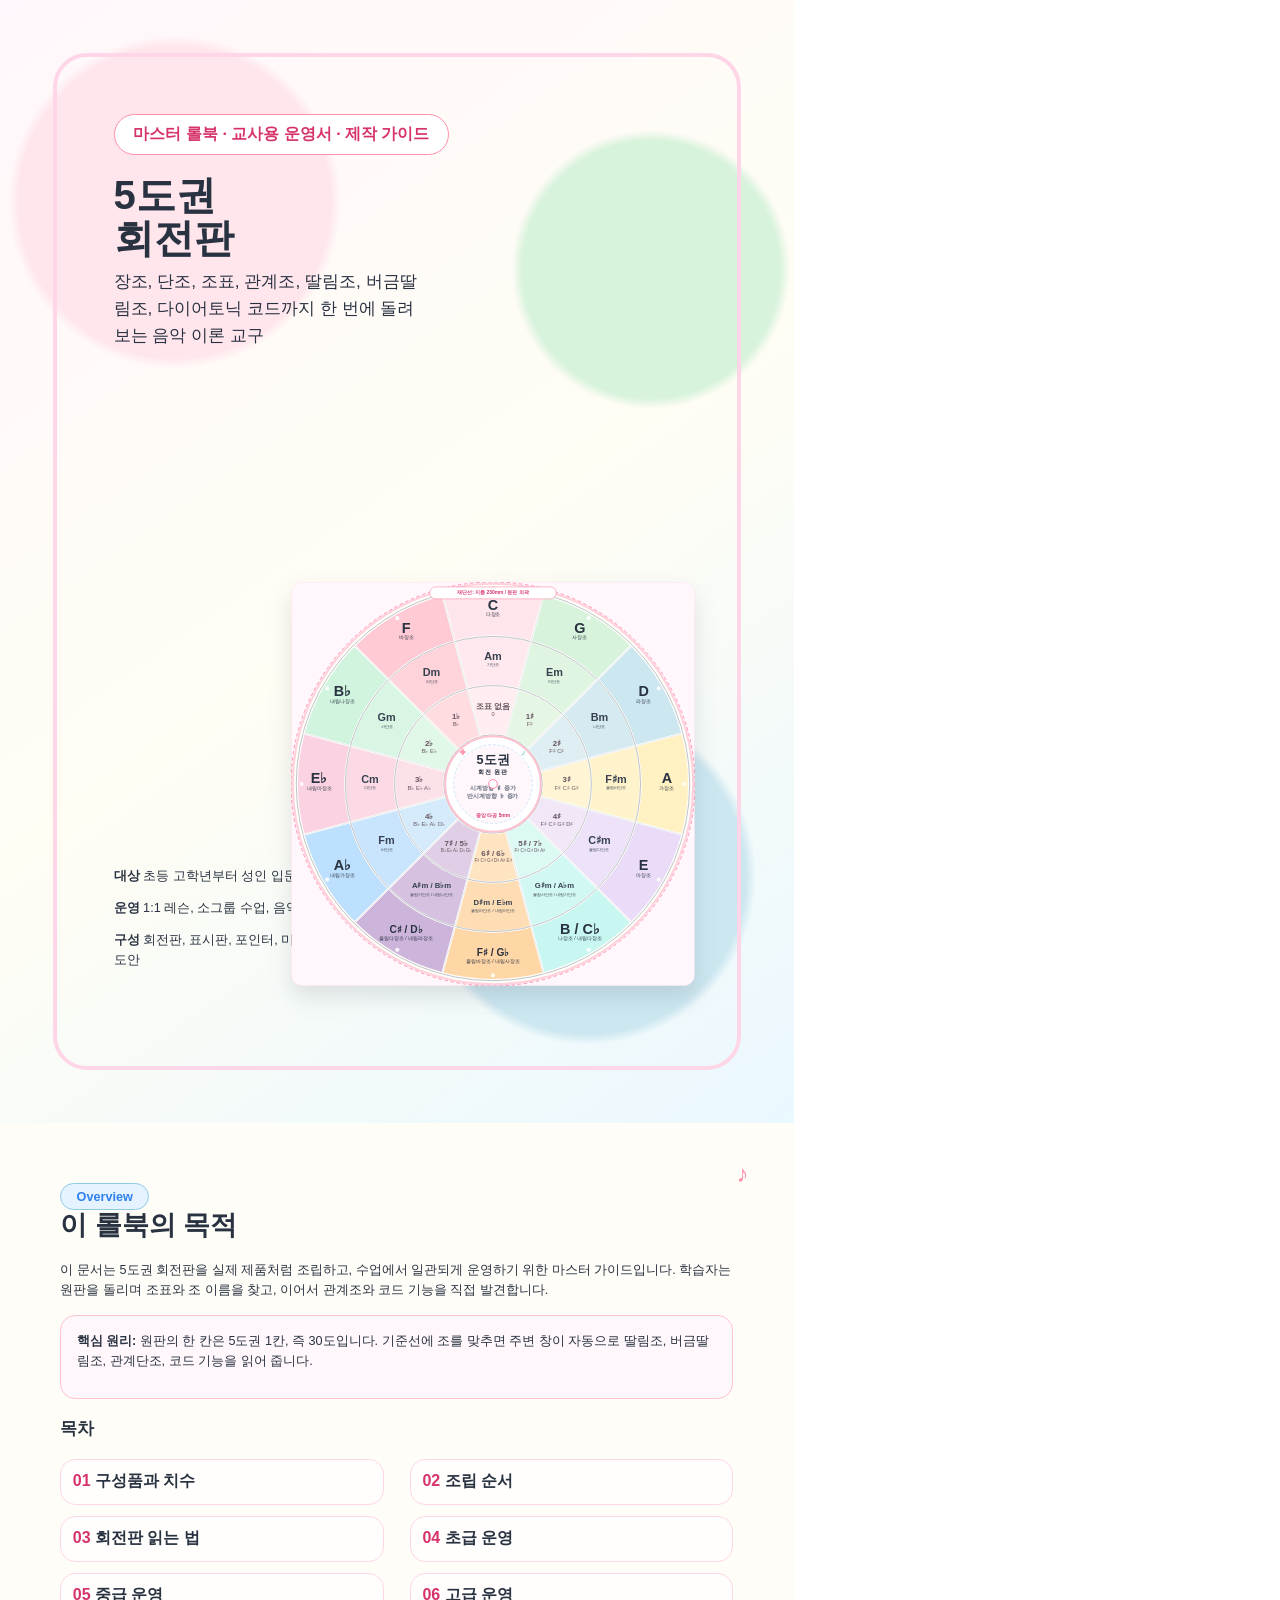
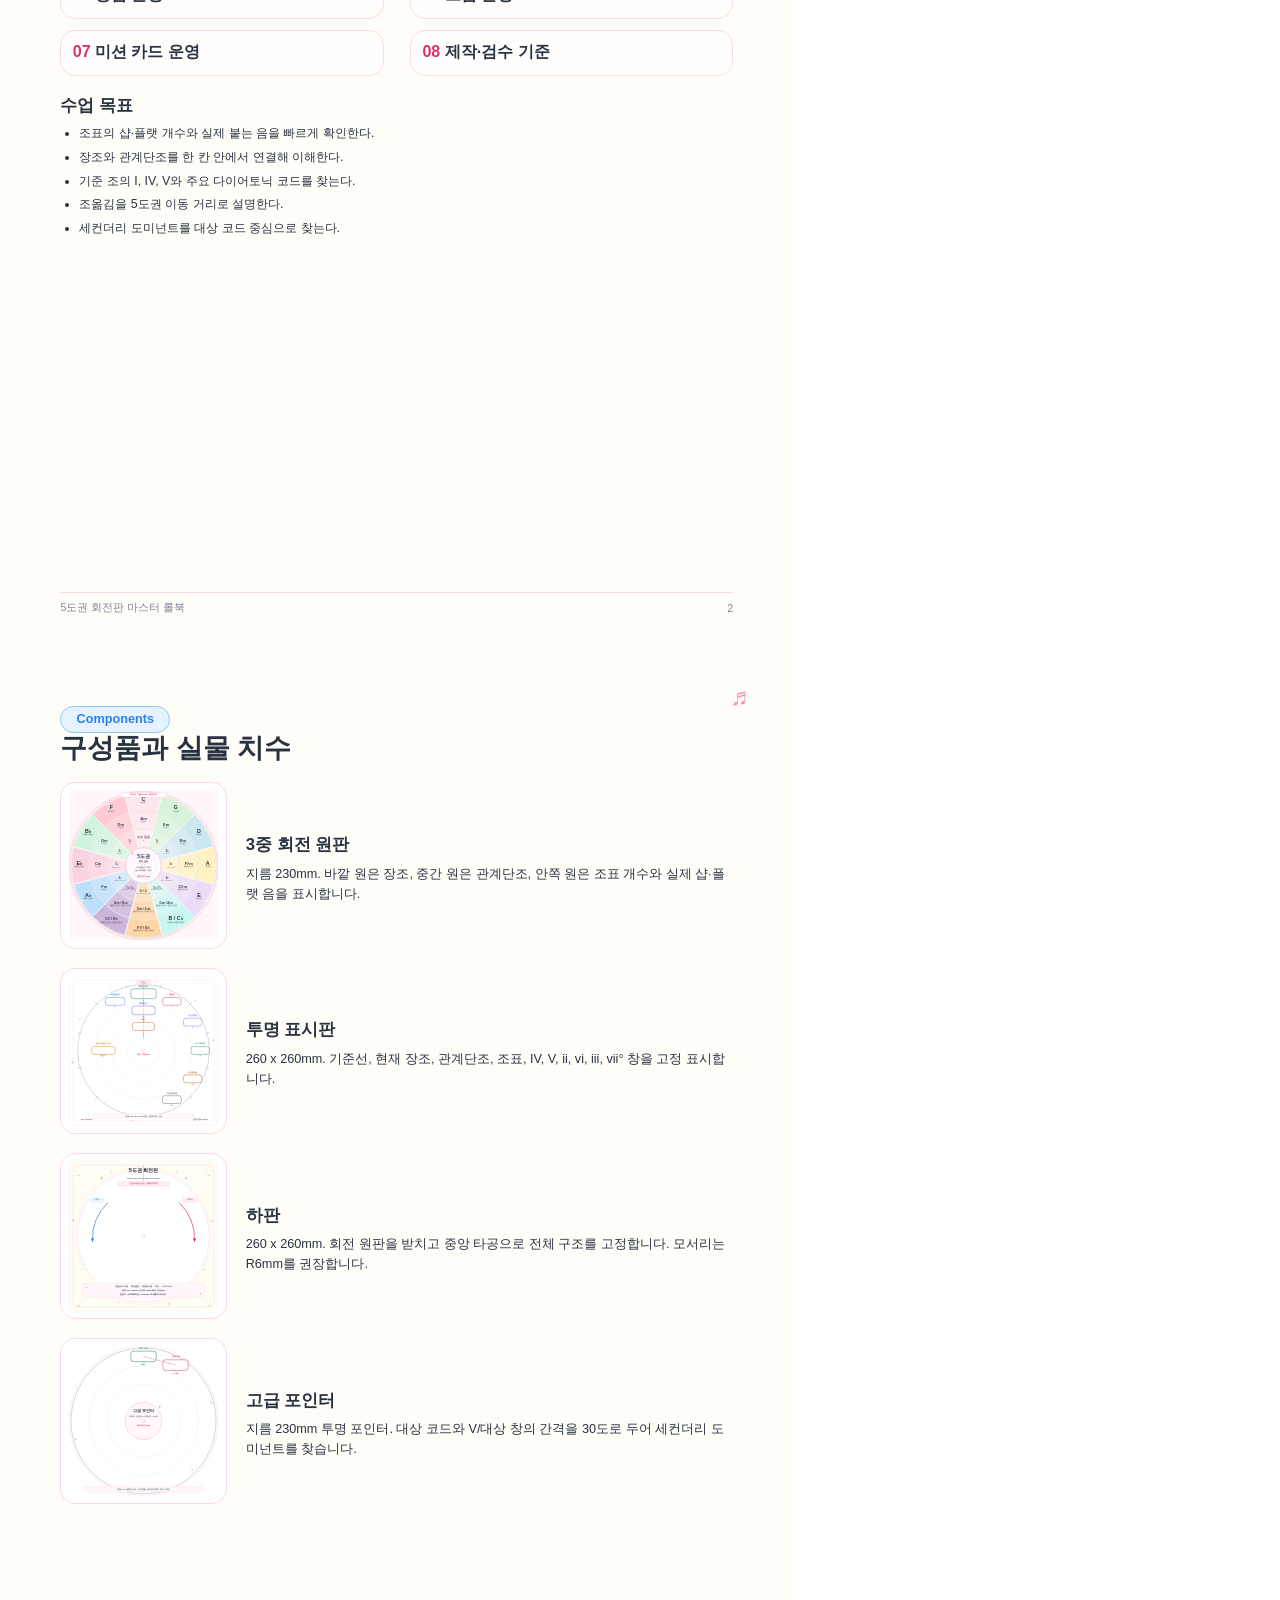
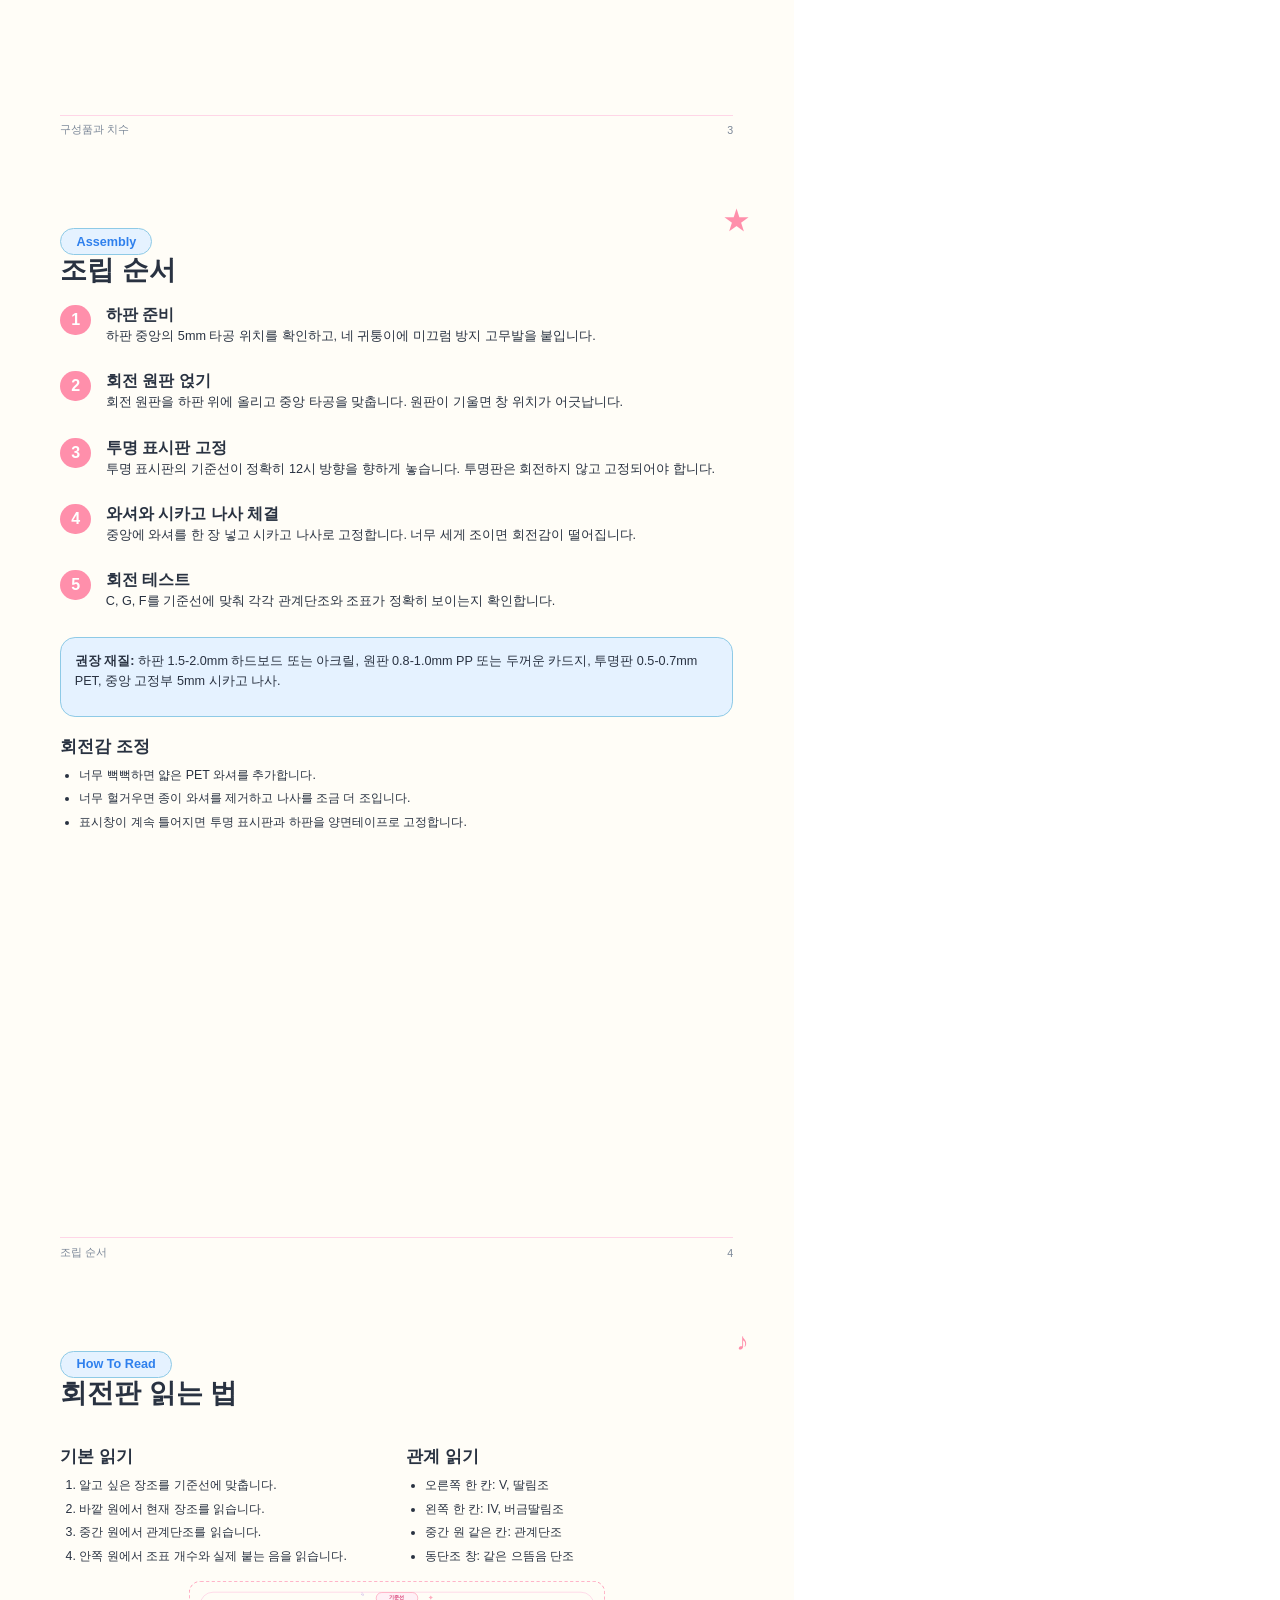
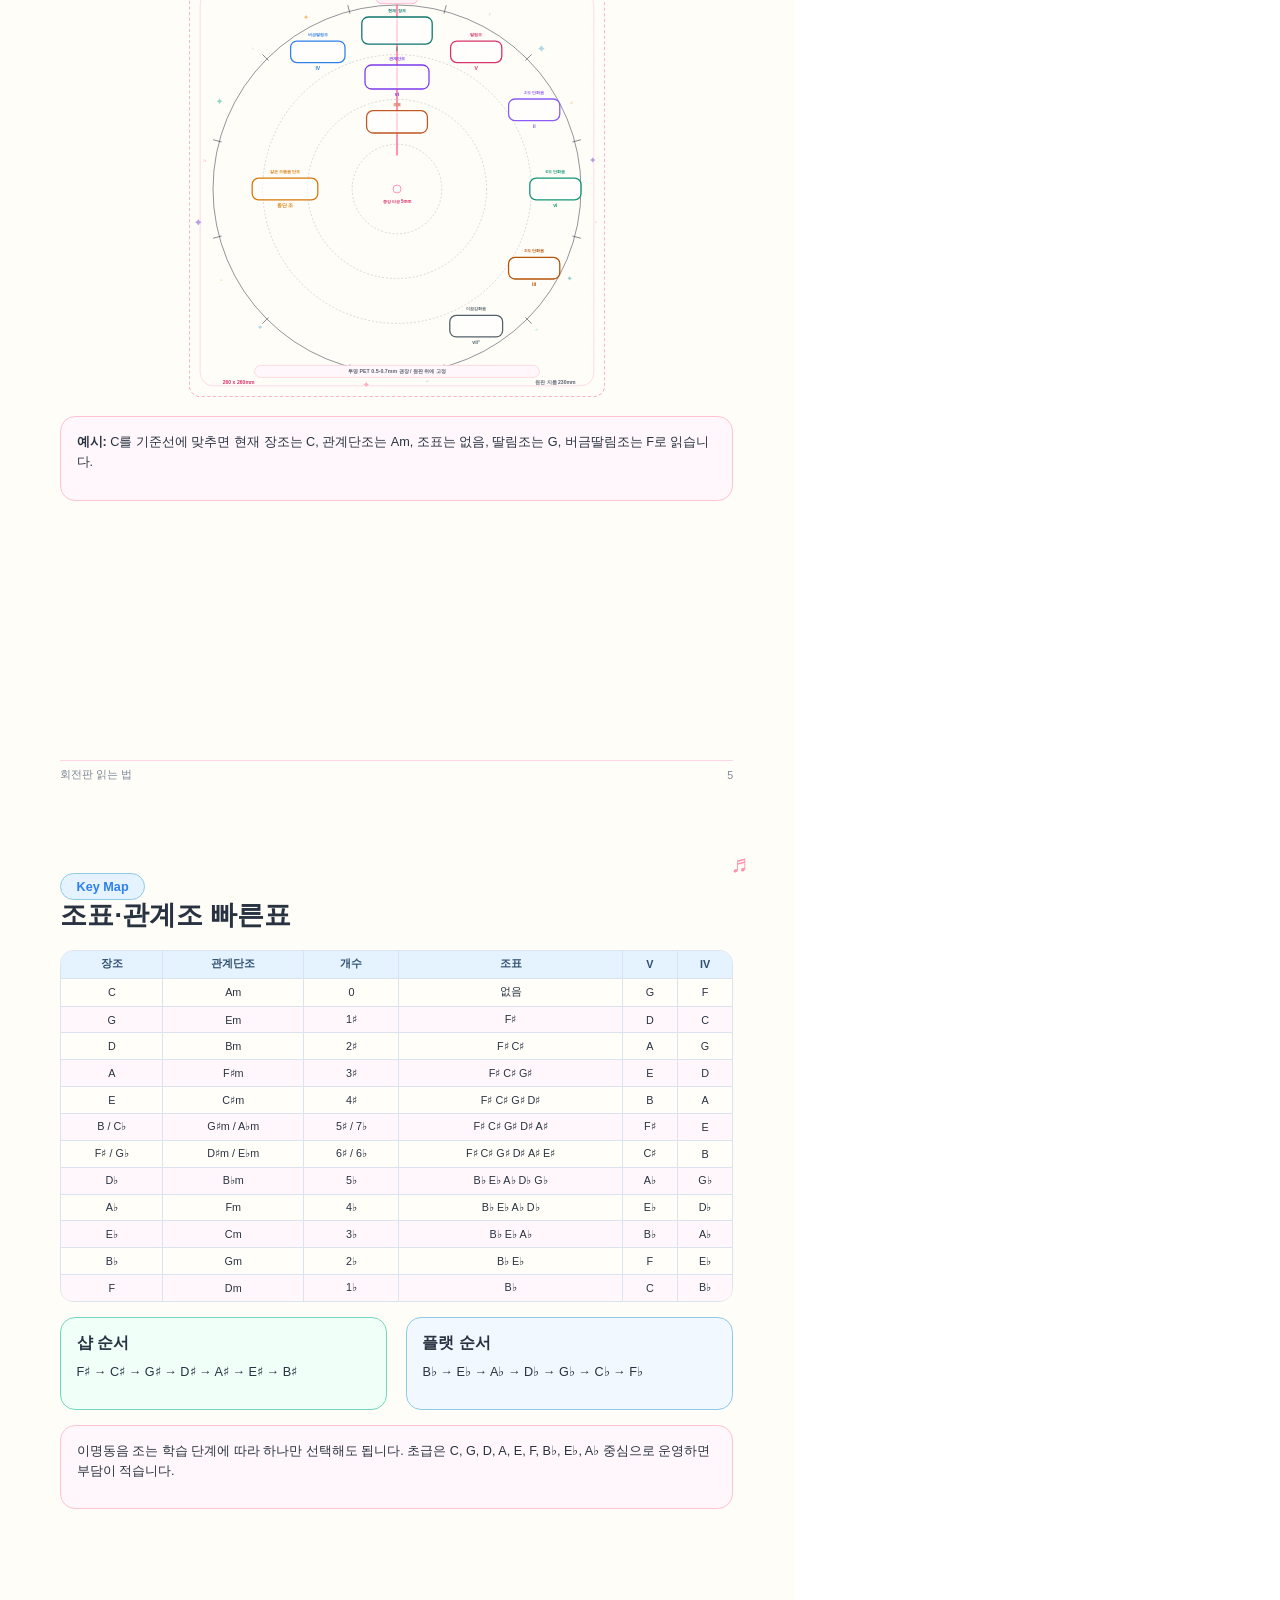
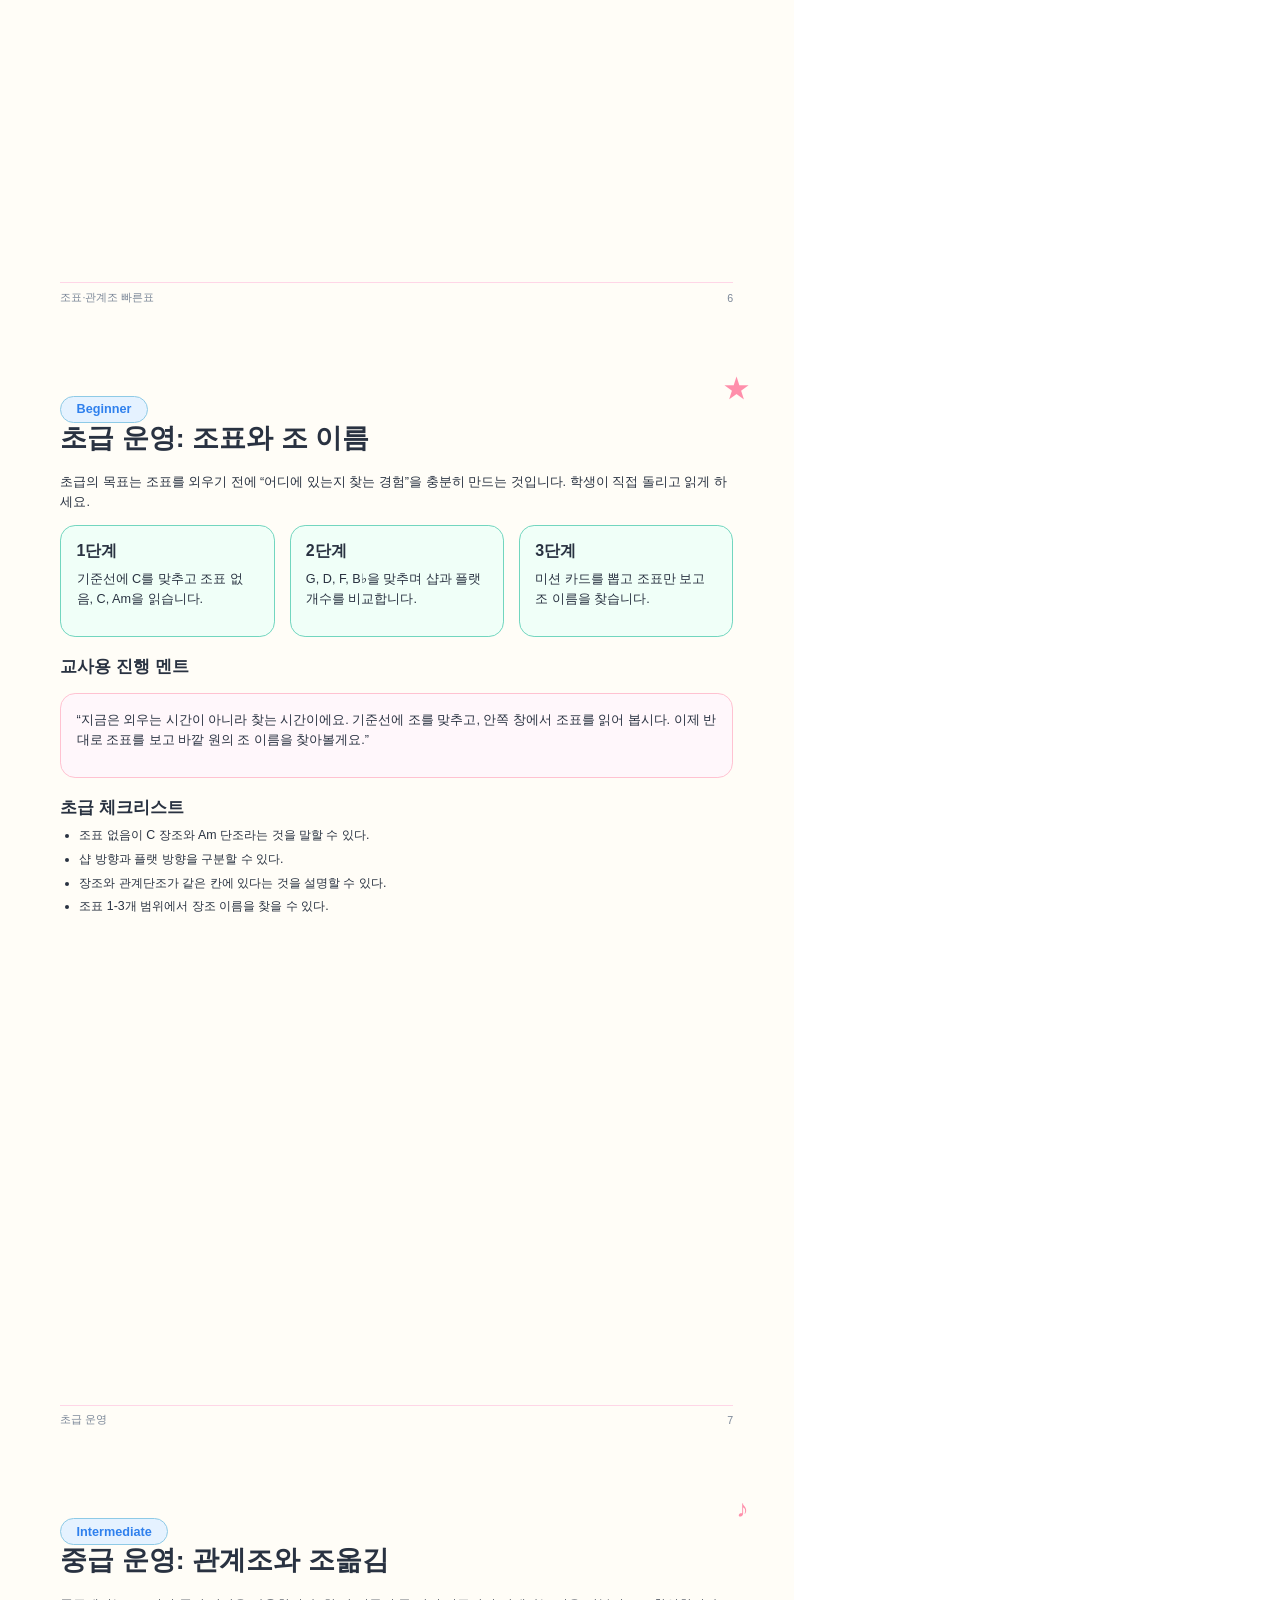
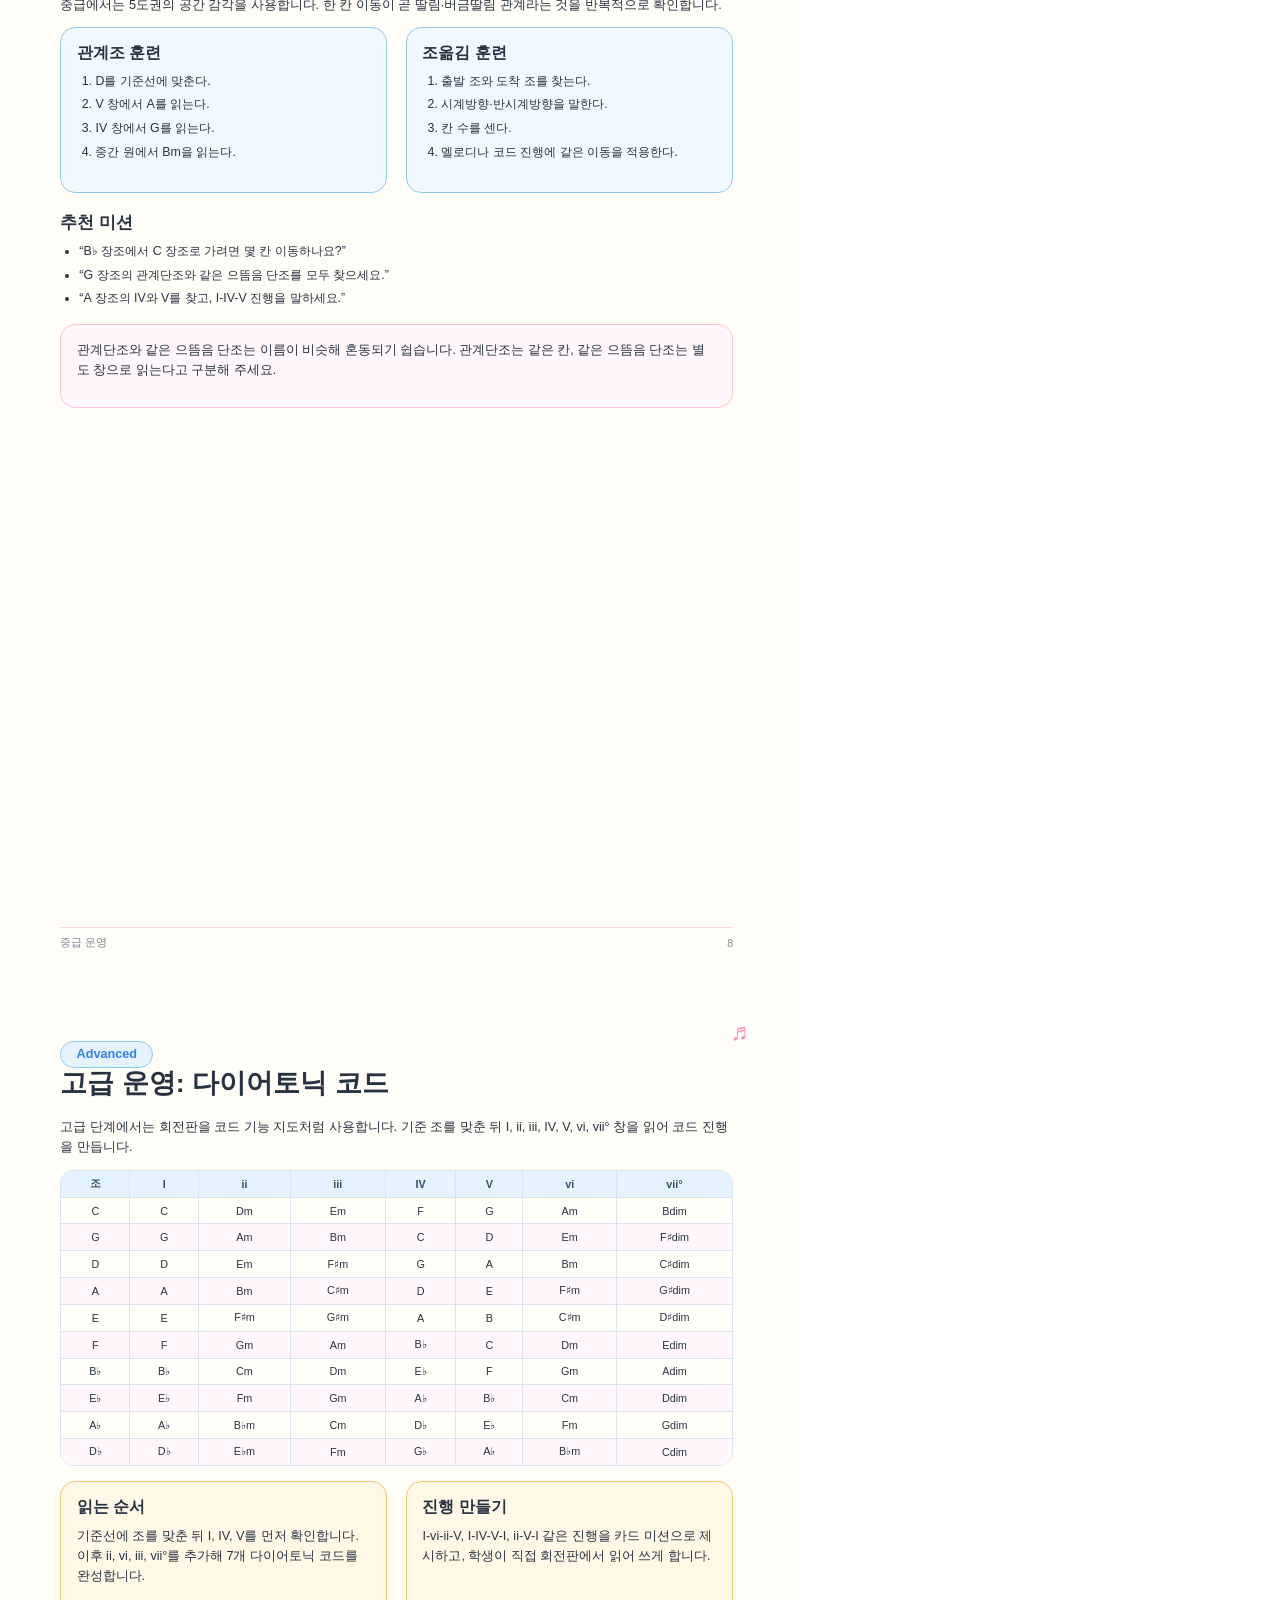
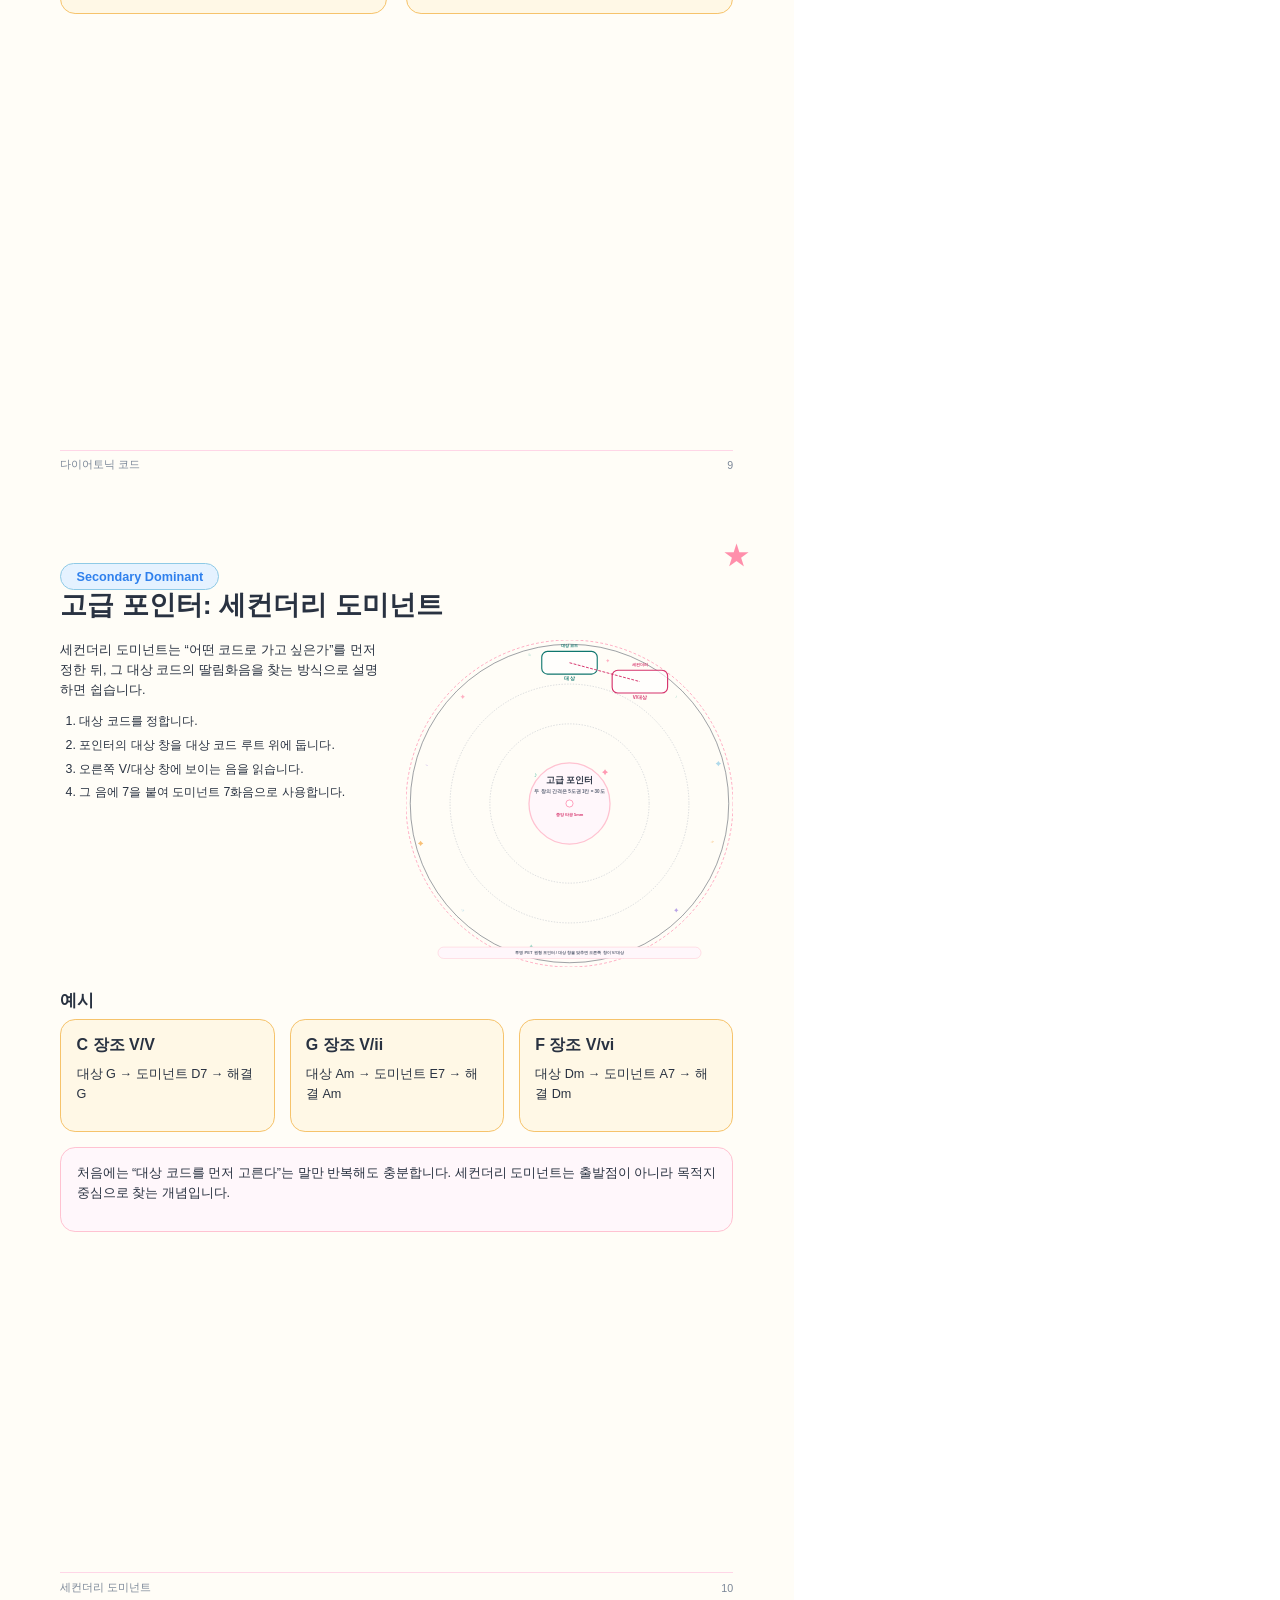
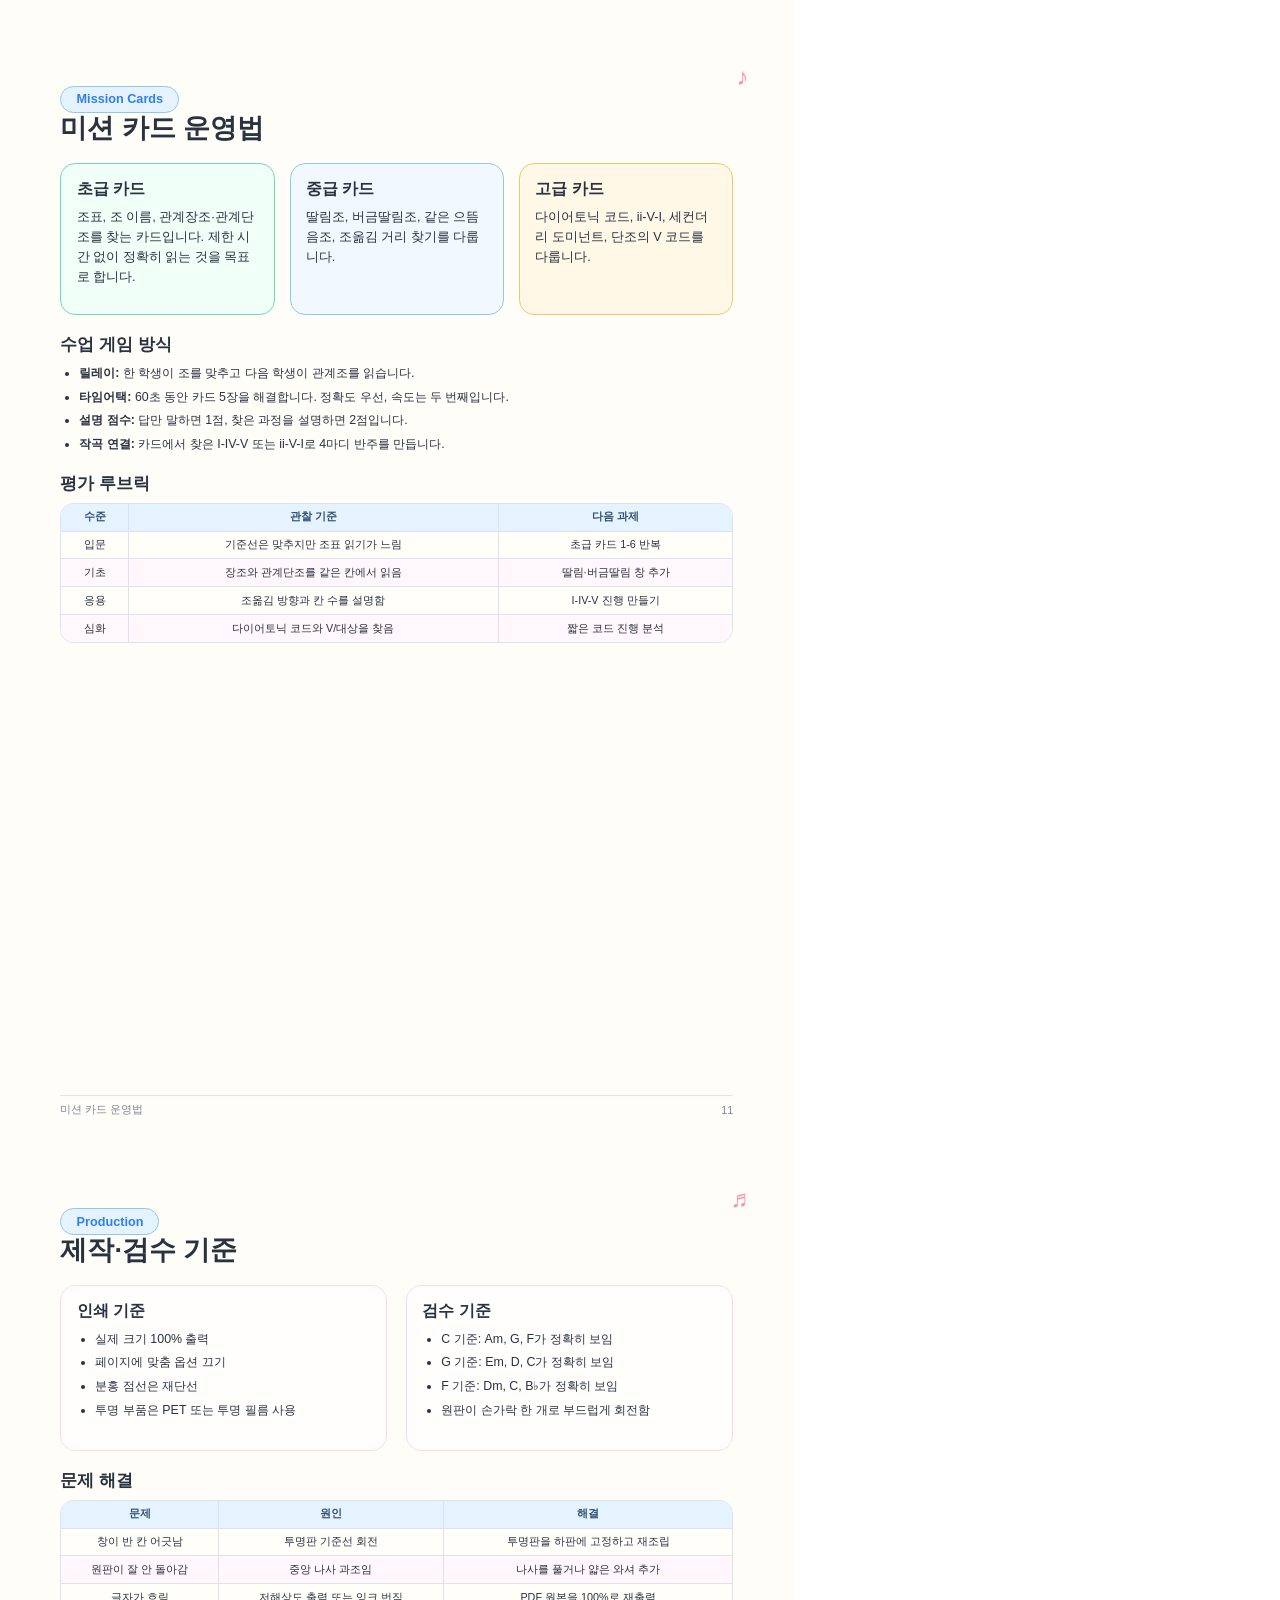
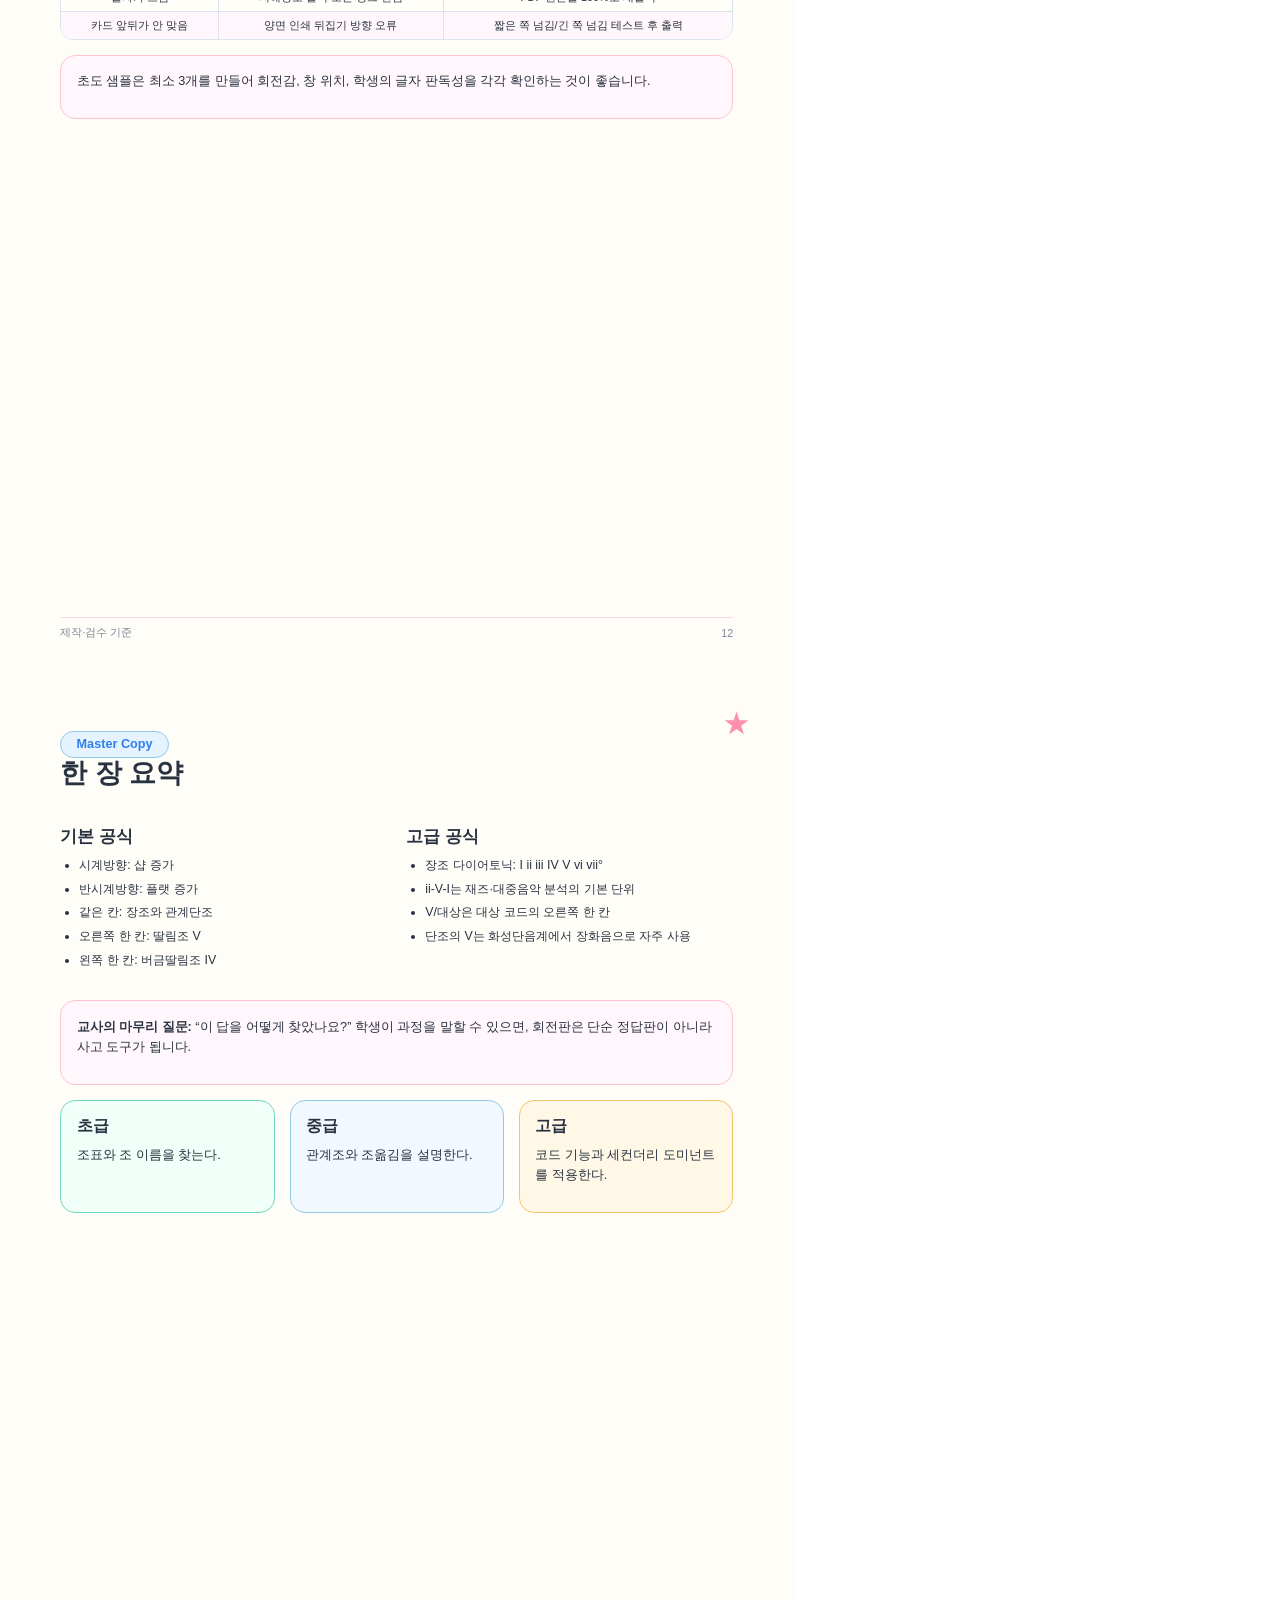
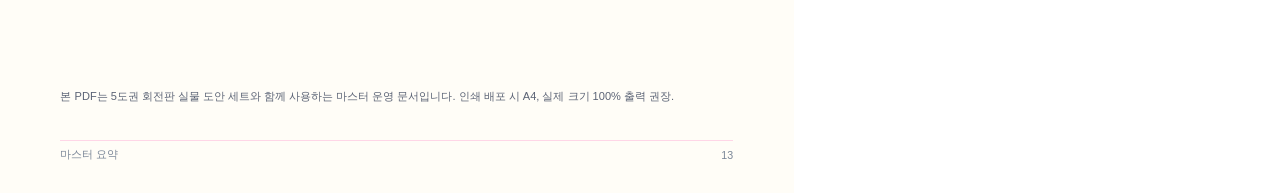
<file: 실물_보드_게임/PRINT_HTML/5도권_회전판_마스터_롤북.html>
<!doctype html>
<html lang="ko">
<head>
<meta charset="utf-8">
<title>5도권 회전판 마스터 롤북</title>
<style>
  @page { size: A4; margin: 0; }
  * { box-sizing: border-box; }
  html, body { margin: 0; padding: 0; background: #fff; }
  body {
    font-family: "Malgun Gothic", "Noto Sans KR", Arial, sans-serif;
    color: #293241;
    -webkit-print-color-adjust: exact;
    print-color-adjust: exact;
  }
  .page {
    width: 210mm;
    height: 297mm;
    padding: 16mm 16mm 14mm;
    page-break-after: always;
    position: relative;
    overflow: hidden;
    background: #fffdf7;
  }
  .page:last-child { page-break-after: auto; }
  .cover {
    padding: 0;
    background:
      radial-gradient(circle at 22% 18%, #ffe5ec 0 14%, transparent 15%),
      radial-gradient(circle at 82% 24%, #d8f3dc 0 12%, transparent 13%),
      radial-gradient(circle at 74% 78%, #cde7f0 0 15%, transparent 16%),
      linear-gradient(145deg, #fff7fb 0%, #fffdf4 52%, #eaf8ff 100%);
  }
  .cover-inner {
    position: absolute;
    inset: 14mm;
    border: 1.1mm solid #ffd6e7;
    border-radius: 9mm;
    padding: 15mm;
  }
  .cover h1 {
    margin: 5mm 0 2mm;
    font-size: 30pt;
    line-height: 1.08;
    letter-spacing: 0;
  }
  .cover .subtitle {
    display: inline-block;
    padding: 2.4mm 5mm;
    border-radius: 99px;
    background: #fff;
    border: 0.5mm solid #ff8fab;
    color: #d6336c;
    font-weight: 800;
    font-size: 12pt;
  }
  .cover .wheel {
    position: absolute;
    width: 107mm;
    right: 11mm;
    bottom: 21mm;
    filter: drop-shadow(0 3mm 3mm rgba(41, 50, 65, 0.13));
  }
  .cover .info {
    position: absolute;
    left: 15mm;
    bottom: 22mm;
    width: 68mm;
    font-size: 10.5pt;
    line-height: 1.55;
  }
  .badge {
    display: inline-block;
    border-radius: 99px;
    background: #e5f2ff;
    color: #2f80ed;
    border: 0.35mm solid #8ecae6;
    font-weight: 800;
    padding: 1.5mm 4mm;
    font-size: 9.5pt;
  }
  h2 {
    margin: 0 0 5mm;
    font-size: 20pt;
    line-height: 1.15;
  }
  h3 {
    margin: 5mm 0 2mm;
    font-size: 12.5pt;
  }
  p {
    margin: 0 0 3.2mm;
    font-size: 9.5pt;
    line-height: 1.58;
  }
  ul, ol {
    margin: 0 0 4mm 5mm;
    padding: 0;
    font-size: 9.3pt;
    line-height: 1.55;
  }
  li { margin-bottom: 1.2mm; }
  .note {
    border-radius: 4mm;
    background: #fff7fb;
    border: 0.4mm solid #ffc2d1;
    padding: 4mm;
    margin: 4mm 0;
  }
  .grid-2 {
    display: grid;
    grid-template-columns: 1fr 1fr;
    gap: 5mm;
  }
  .grid-3 {
    display: grid;
    grid-template-columns: repeat(3, 1fr);
    gap: 4mm;
  }
  .card {
    border: 0.35mm solid #ffd6e7;
    background: rgba(255, 255, 255, 0.75);
    border-radius: 4mm;
    padding: 4mm;
  }
  .card.mint { border-color: #72d6bf; background: #f0fff8; }
  .card.blue { border-color: #8ecae6; background: #f2f8ff; }
  .card.honey { border-color: #f6c36b; background: #fff8e6; }
  .mini-title {
    font-weight: 900;
    margin-bottom: 2mm;
    color: #293241;
  }
  table {
    width: 100%;
    border-collapse: separate;
    border-spacing: 0;
    font-size: 8.1pt;
    margin: 2mm 0 4mm;
    overflow: hidden;
    border-radius: 3.5mm;
    border: 0.3mm solid #dbe4ee;
  }
  th, td {
    border-right: 0.2mm solid #dbe4ee;
    border-bottom: 0.2mm solid #dbe4ee;
    padding: 1.7mm 1.5mm;
    text-align: center;
    vertical-align: middle;
  }
  th {
    background: #e5f2ff;
    color: #2f506f;
    font-weight: 900;
  }
  tr:nth-child(even) td { background: #fff7fb; }
  tr:nth-child(odd) td { background: #fffef9; }
  tr:last-child td { border-bottom: 0; }
  th:last-child, td:last-child { border-right: 0; }
  .footer {
    position: absolute;
    left: 16mm;
    right: 16mm;
    bottom: 8mm;
    display: flex;
    justify-content: space-between;
    align-items: center;
    color: #7b8798;
    font-size: 8pt;
    border-top: 0.25mm solid #ffd6e7;
    padding-top: 2mm;
  }
  .decor {
    position: absolute;
    right: 12mm;
    top: 10mm;
    color: #ff8fab;
    font-size: 18pt;
    font-weight: 900;
  }
  .small { font-size: 8.3pt; color: #5b6375; }
  .svg-preview {
    width: 100%;
    max-height: 110mm;
    object-fit: contain;
  }
  .component-row {
    display: grid;
    grid-template-columns: 44mm 1fr;
    gap: 5mm;
    align-items: center;
    margin-bottom: 5mm;
  }
  .component-row img {
    width: 44mm;
    max-height: 44mm;
    object-fit: contain;
    border-radius: 4mm;
    background: #fff;
    border: 0.3mm solid #ffd6e7;
    padding: 2mm;
  }
  .step {
    display: grid;
    grid-template-columns: 9mm 1fr;
    gap: 3mm;
    margin-bottom: 3.5mm;
  }
  .num {
    width: 8mm;
    height: 8mm;
    display: grid;
    place-items: center;
    border-radius: 50%;
    background: #ff8fab;
    color: white;
    font-weight: 900;
  }
  .callout {
    background: #e5f2ff;
    border: 0.35mm solid #8ecae6;
    border-radius: 4mm;
    padding: 3.5mm;
  }
  .toc {
    display: grid;
    grid-template-columns: 1fr 1fr;
    gap: 3mm 7mm;
    margin-top: 5mm;
  }
  .toc div {
    padding: 3mm;
    border-radius: 4mm;
    background: rgba(255,255,255,0.72);
    border: 0.3mm solid #ffd6e7;
    font-weight: 800;
  }
  .page-num { font-weight: 900; color: #d6336c; }
</style>
</head>
<body>
  <section class="page cover">
    <div class="cover-inner">
      <span class="subtitle">마스터 롤북 · 교사용 운영서 · 제작 가이드</span>
      <h1>5도권<br>회전판</h1>
      <p style="font-size: 13pt; width: 84mm;">장조, 단조, 조표, 관계조, 딸림조, 버금딸림조, 다이어토닉 코드까지 한 번에 돌려 보는 음악 이론 교구</p>
      <div class="info">
        <p><strong>대상</strong> 초등 고학년부터 성인 입문자</p>
        <p><strong>운영</strong> 1:1 레슨, 소그룹 수업, 음악 이론 게임</p>
        <p><strong>구성</strong> 회전판, 표시판, 포인터, 미션 카드, 제작 도안</p>
      </div>
      <img class="wheel" src="../SVG/01_회전원판_230mm.svg" alt="5도권 회전 원판">
    </div>
  </section>

  <section class="page">
    <div class="decor">♪</div>
    <span class="badge">Overview</span>
    <h2>이 롤북의 목적</h2>
    <p>이 문서는 5도권 회전판을 실제 제품처럼 조립하고, 수업에서 일관되게 운영하기 위한 마스터 가이드입니다. 학습자는 원판을 돌리며 조표와 조 이름을 찾고, 이어서 관계조와 코드 기능을 직접 발견합니다.</p>
    <div class="note">
      <p><strong>핵심 원리:</strong> 원판의 한 칸은 5도권 1칸, 즉 30도입니다. 기준선에 조를 맞추면 주변 창이 자동으로 딸림조, 버금딸림조, 관계단조, 코드 기능을 읽어 줍니다.</p>
    </div>
    <h3>목차</h3>
    <div class="toc">
      <div><span class="page-num">01</span> 구성품과 치수</div>
      <div><span class="page-num">02</span> 조립 순서</div>
      <div><span class="page-num">03</span> 회전판 읽는 법</div>
      <div><span class="page-num">04</span> 초급 운영</div>
      <div><span class="page-num">05</span> 중급 운영</div>
      <div><span class="page-num">06</span> 고급 운영</div>
      <div><span class="page-num">07</span> 미션 카드 운영</div>
      <div><span class="page-num">08</span> 제작·검수 기준</div>
    </div>
    <h3>수업 목표</h3>
    <ul>
      <li>조표의 샵·플랫 개수와 실제 붙는 음을 빠르게 확인한다.</li>
      <li>장조와 관계단조를 한 칸 안에서 연결해 이해한다.</li>
      <li>기준 조의 I, IV, V와 주요 다이어토닉 코드를 찾는다.</li>
      <li>조옮김을 5도권 이동 거리로 설명한다.</li>
      <li>세컨더리 도미넌트를 대상 코드 중심으로 찾는다.</li>
    </ul>
    <div class="footer"><span>5도권 회전판 마스터 롤북</span><span>2</span></div>
  </section>

  <section class="page">
    <div class="decor">♬</div>
    <span class="badge">Components</span>
    <h2>구성품과 실물 치수</h2>
    <div class="component-row">
      <img src="../SVG/01_회전원판_230mm.svg" alt="회전 원판">
      <div>
        <h3>3중 회전 원판</h3>
        <p>지름 230mm. 바깥 원은 장조, 중간 원은 관계단조, 안쪽 원은 조표 개수와 실제 샵·플랫 음을 표시합니다.</p>
      </div>
    </div>
    <div class="component-row">
      <img src="../SVG/02_투명표시판_260mm.svg" alt="투명 표시판">
      <div>
        <h3>투명 표시판</h3>
        <p>260 x 260mm. 기준선, 현재 장조, 관계단조, 조표, IV, V, ii, vi, iii, vii° 창을 고정 표시합니다.</p>
      </div>
    </div>
    <div class="component-row">
      <img src="../SVG/03_하판_260mm.svg" alt="하판">
      <div>
        <h3>하판</h3>
        <p>260 x 260mm. 회전 원판을 받치고 중앙 타공으로 전체 구조를 고정합니다. 모서리는 R6mm를 권장합니다.</p>
      </div>
    </div>
    <div class="component-row">
      <img src="../SVG/04_세컨더리도미넌트_포인터_230mm.svg" alt="고급 포인터">
      <div>
        <h3>고급 포인터</h3>
        <p>지름 230mm 투명 포인터. 대상 코드와 V/대상 창의 간격을 30도로 두어 세컨더리 도미넌트를 찾습니다.</p>
      </div>
    </div>
    <div class="footer"><span>구성품과 치수</span><span>3</span></div>
  </section>

  <section class="page">
    <div class="decor">★</div>
    <span class="badge">Assembly</span>
    <h2>조립 순서</h2>
    <div class="step"><div class="num">1</div><div><strong>하판 준비</strong><p>하판 중앙의 5mm 타공 위치를 확인하고, 네 귀퉁이에 미끄럼 방지 고무발을 붙입니다.</p></div></div>
    <div class="step"><div class="num">2</div><div><strong>회전 원판 얹기</strong><p>회전 원판을 하판 위에 올리고 중앙 타공을 맞춥니다. 원판이 기울면 창 위치가 어긋납니다.</p></div></div>
    <div class="step"><div class="num">3</div><div><strong>투명 표시판 고정</strong><p>투명 표시판의 기준선이 정확히 12시 방향을 향하게 놓습니다. 투명판은 회전하지 않고 고정되어야 합니다.</p></div></div>
    <div class="step"><div class="num">4</div><div><strong>와셔와 시카고 나사 체결</strong><p>중앙에 와셔를 한 장 넣고 시카고 나사로 고정합니다. 너무 세게 조이면 회전감이 떨어집니다.</p></div></div>
    <div class="step"><div class="num">5</div><div><strong>회전 테스트</strong><p>C, G, F를 기준선에 맞춰 각각 관계단조와 조표가 정확히 보이는지 확인합니다.</p></div></div>
    <div class="callout">
      <p><strong>권장 재질:</strong> 하판 1.5-2.0mm 하드보드 또는 아크릴, 원판 0.8-1.0mm PP 또는 두꺼운 카드지, 투명판 0.5-0.7mm PET, 중앙 고정부 5mm 시카고 나사.</p>
    </div>
    <h3>회전감 조정</h3>
    <ul>
      <li>너무 뻑뻑하면 얇은 PET 와셔를 추가합니다.</li>
      <li>너무 헐거우면 종이 와셔를 제거하고 나사를 조금 더 조입니다.</li>
      <li>표시창이 계속 틀어지면 투명 표시판과 하판을 양면테이프로 고정합니다.</li>
    </ul>
    <div class="footer"><span>조립 순서</span><span>4</span></div>
  </section>

  <section class="page">
    <div class="decor">♪</div>
    <span class="badge">How To Read</span>
    <h2>회전판 읽는 법</h2>
    <div class="grid-2">
      <div>
        <h3>기본 읽기</h3>
        <ol>
          <li>알고 싶은 장조를 기준선에 맞춥니다.</li>
          <li>바깥 원에서 현재 장조를 읽습니다.</li>
          <li>중간 원에서 관계단조를 읽습니다.</li>
          <li>안쪽 원에서 조표 개수와 실제 붙는 음을 읽습니다.</li>
        </ol>
      </div>
      <div>
        <h3>관계 읽기</h3>
        <ul>
          <li>오른쪽 한 칸: V, 딸림조</li>
          <li>왼쪽 한 칸: IV, 버금딸림조</li>
          <li>중간 원 같은 칸: 관계단조</li>
          <li>동단조 창: 같은 으뜸음 단조</li>
        </ul>
      </div>
    </div>
    <img class="svg-preview" src="../SVG/02_투명표시판_260mm.svg" alt="표시판 읽기">
    <div class="note">
      <p><strong>예시:</strong> C를 기준선에 맞추면 현재 장조는 C, 관계단조는 Am, 조표는 없음, 딸림조는 G, 버금딸림조는 F로 읽습니다.</p>
    </div>
    <div class="footer"><span>회전판 읽는 법</span><span>5</span></div>
  </section>

  <section class="page">
    <div class="decor">♬</div>
    <span class="badge">Key Map</span>
    <h2>조표·관계조 빠른표</h2>
    <table>
      <thead>
        <tr><th>장조</th><th>관계단조</th><th>개수</th><th>조표</th><th>V</th><th>IV</th></tr>
      </thead>
      <tbody><tr><td>C</td><td>Am</td><td>0</td><td>없음</td><td>G</td><td>F</td></tr>
<tr><td>G</td><td>Em</td><td>1♯</td><td>F♯</td><td>D</td><td>C</td></tr>
<tr><td>D</td><td>Bm</td><td>2♯</td><td>F♯ C♯</td><td>A</td><td>G</td></tr>
<tr><td>A</td><td>F♯m</td><td>3♯</td><td>F♯ C♯ G♯</td><td>E</td><td>D</td></tr>
<tr><td>E</td><td>C♯m</td><td>4♯</td><td>F♯ C♯ G♯ D♯</td><td>B</td><td>A</td></tr>
<tr><td>B / C♭</td><td>G♯m / A♭m</td><td>5♯ / 7♭</td><td>F♯ C♯ G♯ D♯ A♯</td><td>F♯</td><td>E</td></tr>
<tr><td>F♯ / G♭</td><td>D♯m / E♭m</td><td>6♯ / 6♭</td><td>F♯ C♯ G♯ D♯ A♯ E♯</td><td>C♯</td><td>B</td></tr>
<tr><td>D♭</td><td>B♭m</td><td>5♭</td><td>B♭ E♭ A♭ D♭ G♭</td><td>A♭</td><td>G♭</td></tr>
<tr><td>A♭</td><td>Fm</td><td>4♭</td><td>B♭ E♭ A♭ D♭</td><td>E♭</td><td>D♭</td></tr>
<tr><td>E♭</td><td>Cm</td><td>3♭</td><td>B♭ E♭ A♭</td><td>B♭</td><td>A♭</td></tr>
<tr><td>B♭</td><td>Gm</td><td>2♭</td><td>B♭ E♭</td><td>F</td><td>E♭</td></tr>
<tr><td>F</td><td>Dm</td><td>1♭</td><td>B♭</td><td>C</td><td>B♭</td></tr></tbody>
    </table>
    <div class="grid-2">
      <div class="card mint">
        <div class="mini-title">샵 순서</div>
        <p>F♯ → C♯ → G♯ → D♯ → A♯ → E♯ → B♯</p>
      </div>
      <div class="card blue">
        <div class="mini-title">플랫 순서</div>
        <p>B♭ → E♭ → A♭ → D♭ → G♭ → C♭ → F♭</p>
      </div>
    </div>
    <div class="note">
      <p>이명동음 조는 학습 단계에 따라 하나만 선택해도 됩니다. 초급은 C, G, D, A, E, F, B♭, E♭, A♭ 중심으로 운영하면 부담이 적습니다.</p>
    </div>
    <div class="footer"><span>조표·관계조 빠른표</span><span>6</span></div>
  </section>

  <section class="page">
    <div class="decor">★</div>
    <span class="badge">Beginner</span>
    <h2>초급 운영: 조표와 조 이름</h2>
    <p>초급의 목표는 조표를 외우기 전에 “어디에 있는지 찾는 경험”을 충분히 만드는 것입니다. 학생이 직접 돌리고 읽게 하세요.</p>
    <div class="grid-3">
      <div class="card mint"><div class="mini-title">1단계</div><p>기준선에 C를 맞추고 조표 없음, C, Am을 읽습니다.</p></div>
      <div class="card mint"><div class="mini-title">2단계</div><p>G, D, F, B♭을 맞추며 샵과 플랫 개수를 비교합니다.</p></div>
      <div class="card mint"><div class="mini-title">3단계</div><p>미션 카드를 뽑고 조표만 보고 조 이름을 찾습니다.</p></div>
    </div>
    <h3>교사용 진행 멘트</h3>
    <div class="note">
      <p>“지금은 외우는 시간이 아니라 찾는 시간이에요. 기준선에 조를 맞추고, 안쪽 창에서 조표를 읽어 봅시다. 이제 반대로 조표를 보고 바깥 원의 조 이름을 찾아볼게요.”</p>
    </div>
    <h3>초급 체크리스트</h3>
    <ul>
      <li>조표 없음이 C 장조와 Am 단조라는 것을 말할 수 있다.</li>
      <li>샵 방향과 플랫 방향을 구분할 수 있다.</li>
      <li>장조와 관계단조가 같은 칸에 있다는 것을 설명할 수 있다.</li>
      <li>조표 1-3개 범위에서 장조 이름을 찾을 수 있다.</li>
    </ul>
    <div class="footer"><span>초급 운영</span><span>7</span></div>
  </section>

  <section class="page">
    <div class="decor">♪</div>
    <span class="badge">Intermediate</span>
    <h2>중급 운영: 관계조와 조옮김</h2>
    <p>중급에서는 5도권의 공간 감각을 사용합니다. 한 칸 이동이 곧 딸림·버금딸림 관계라는 것을 반복적으로 확인합니다.</p>
    <div class="grid-2">
      <div class="card blue">
        <div class="mini-title">관계조 훈련</div>
        <ol>
          <li>D를 기준선에 맞춘다.</li>
          <li>V 창에서 A를 읽는다.</li>
          <li>IV 창에서 G를 읽는다.</li>
          <li>중간 원에서 Bm을 읽는다.</li>
        </ol>
      </div>
      <div class="card blue">
        <div class="mini-title">조옮김 훈련</div>
        <ol>
          <li>출발 조와 도착 조를 찾는다.</li>
          <li>시계방향·반시계방향을 말한다.</li>
          <li>칸 수를 센다.</li>
          <li>멜로디나 코드 진행에 같은 이동을 적용한다.</li>
        </ol>
      </div>
    </div>
    <h3>추천 미션</h3>
    <ul>
      <li>“B♭ 장조에서 C 장조로 가려면 몇 칸 이동하나요?”</li>
      <li>“G 장조의 관계단조와 같은 으뜸음 단조를 모두 찾으세요.”</li>
      <li>“A 장조의 IV와 V를 찾고, I-IV-V 진행을 말하세요.”</li>
    </ul>
    <div class="note">
      <p>관계단조와 같은 으뜸음 단조는 이름이 비슷해 혼동되기 쉽습니다. 관계단조는 같은 칸, 같은 으뜸음 단조는 별도 창으로 읽는다고 구분해 주세요.</p>
    </div>
    <div class="footer"><span>중급 운영</span><span>8</span></div>
  </section>

  <section class="page">
    <div class="decor">♬</div>
    <span class="badge">Advanced</span>
    <h2>고급 운영: 다이어토닉 코드</h2>
    <p>고급 단계에서는 회전판을 코드 기능 지도처럼 사용합니다. 기준 조를 맞춘 뒤 I, ii, iii, IV, V, vi, vii° 창을 읽어 코드 진행을 만듭니다.</p>
    <table>
      <thead>
        <tr><th>조</th><th>I</th><th>ii</th><th>iii</th><th>IV</th><th>V</th><th>vi</th><th>vii°</th></tr>
      </thead>
      <tbody><tr><td>C</td><td>C</td><td>Dm</td><td>Em</td><td>F</td><td>G</td><td>Am</td><td>Bdim</td></tr>
<tr><td>G</td><td>G</td><td>Am</td><td>Bm</td><td>C</td><td>D</td><td>Em</td><td>F♯dim</td></tr>
<tr><td>D</td><td>D</td><td>Em</td><td>F♯m</td><td>G</td><td>A</td><td>Bm</td><td>C♯dim</td></tr>
<tr><td>A</td><td>A</td><td>Bm</td><td>C♯m</td><td>D</td><td>E</td><td>F♯m</td><td>G♯dim</td></tr>
<tr><td>E</td><td>E</td><td>F♯m</td><td>G♯m</td><td>A</td><td>B</td><td>C♯m</td><td>D♯dim</td></tr>
<tr><td>F</td><td>F</td><td>Gm</td><td>Am</td><td>B♭</td><td>C</td><td>Dm</td><td>Edim</td></tr>
<tr><td>B♭</td><td>B♭</td><td>Cm</td><td>Dm</td><td>E♭</td><td>F</td><td>Gm</td><td>Adim</td></tr>
<tr><td>E♭</td><td>E♭</td><td>Fm</td><td>Gm</td><td>A♭</td><td>B♭</td><td>Cm</td><td>Ddim</td></tr>
<tr><td>A♭</td><td>A♭</td><td>B♭m</td><td>Cm</td><td>D♭</td><td>E♭</td><td>Fm</td><td>Gdim</td></tr>
<tr><td>D♭</td><td>D♭</td><td>E♭m</td><td>Fm</td><td>G♭</td><td>A♭</td><td>B♭m</td><td>Cdim</td></tr></tbody>
    </table>
    <div class="grid-2">
      <div class="card honey">
        <div class="mini-title">읽는 순서</div>
        <p>기준선에 조를 맞춘 뒤 I, IV, V를 먼저 확인합니다. 이후 ii, vi, iii, vii°를 추가해 7개 다이어토닉 코드를 완성합니다.</p>
      </div>
      <div class="card honey">
        <div class="mini-title">진행 만들기</div>
        <p>I-vi-ii-V, I-IV-V-I, ii-V-I 같은 진행을 카드 미션으로 제시하고, 학생이 직접 회전판에서 읽어 쓰게 합니다.</p>
      </div>
    </div>
    <div class="footer"><span>다이어토닉 코드</span><span>9</span></div>
  </section>

  <section class="page">
    <div class="decor">★</div>
    <span class="badge">Secondary Dominant</span>
    <h2>고급 포인터: 세컨더리 도미넌트</h2>
    <div class="grid-2">
      <div>
        <p>세컨더리 도미넌트는 “어떤 코드로 가고 싶은가”를 먼저 정한 뒤, 그 대상 코드의 딸림화음을 찾는 방식으로 설명하면 쉽습니다.</p>
        <ol>
          <li>대상 코드를 정합니다.</li>
          <li>포인터의 대상 창을 대상 코드 루트 위에 둡니다.</li>
          <li>오른쪽 V/대상 창에 보이는 음을 읽습니다.</li>
          <li>그 음에 7을 붙여 도미넌트 7화음으로 사용합니다.</li>
        </ol>
      </div>
      <div><img class="svg-preview" src="../SVG/04_세컨더리도미넌트_포인터_230mm.svg" alt="세컨더리 도미넌트 포인터"></div>
    </div>
    <h3>예시</h3>
    <div class="grid-3">
      <div class="card honey"><div class="mini-title">C 장조 V/V</div><p>대상 G → 도미넌트 D7 → 해결 G</p></div>
      <div class="card honey"><div class="mini-title">G 장조 V/ii</div><p>대상 Am → 도미넌트 E7 → 해결 Am</p></div>
      <div class="card honey"><div class="mini-title">F 장조 V/vi</div><p>대상 Dm → 도미넌트 A7 → 해결 Dm</p></div>
    </div>
    <div class="note">
      <p>처음에는 “대상 코드를 먼저 고른다”는 말만 반복해도 충분합니다. 세컨더리 도미넌트는 출발점이 아니라 목적지 중심으로 찾는 개념입니다.</p>
    </div>
    <div class="footer"><span>세컨더리 도미넌트</span><span>10</span></div>
  </section>

  <section class="page">
    <div class="decor">♪</div>
    <span class="badge">Mission Cards</span>
    <h2>미션 카드 운영법</h2>
    <div class="grid-3">
      <div class="card mint"><div class="mini-title">초급 카드</div><p>조표, 조 이름, 관계장조·관계단조를 찾는 카드입니다. 제한 시간 없이 정확히 읽는 것을 목표로 합니다.</p></div>
      <div class="card blue"><div class="mini-title">중급 카드</div><p>딸림조, 버금딸림조, 같은 으뜸음조, 조옮김 거리 찾기를 다룹니다.</p></div>
      <div class="card honey"><div class="mini-title">고급 카드</div><p>다이어토닉 코드, ii-V-I, 세컨더리 도미넌트, 단조의 V 코드를 다룹니다.</p></div>
    </div>
    <h3>수업 게임 방식</h3>
    <ul>
      <li><strong>릴레이:</strong> 한 학생이 조를 맞추고 다음 학생이 관계조를 읽습니다.</li>
      <li><strong>타임어택:</strong> 60초 동안 카드 5장을 해결합니다. 정확도 우선, 속도는 두 번째입니다.</li>
      <li><strong>설명 점수:</strong> 답만 말하면 1점, 찾은 과정을 설명하면 2점입니다.</li>
      <li><strong>작곡 연결:</strong> 카드에서 찾은 I-IV-V 또는 ii-V-I로 4마디 반주를 만듭니다.</li>
    </ul>
    <h3>평가 루브릭</h3>
    <table>
      <thead><tr><th>수준</th><th>관찰 기준</th><th>다음 과제</th></tr></thead>
      <tbody>
        <tr><td>입문</td><td>기준선은 맞추지만 조표 읽기가 느림</td><td>초급 카드 1-6 반복</td></tr>
        <tr><td>기초</td><td>장조와 관계단조를 같은 칸에서 읽음</td><td>딸림·버금딸림 창 추가</td></tr>
        <tr><td>응용</td><td>조옮김 방향과 칸 수를 설명함</td><td>I-IV-V 진행 만들기</td></tr>
        <tr><td>심화</td><td>다이어토닉 코드와 V/대상을 찾음</td><td>짧은 코드 진행 분석</td></tr>
      </tbody>
    </table>
    <div class="footer"><span>미션 카드 운영법</span><span>11</span></div>
  </section>

  <section class="page">
    <div class="decor">♬</div>
    <span class="badge">Production</span>
    <h2>제작·검수 기준</h2>
    <div class="grid-2">
      <div class="card">
        <div class="mini-title">인쇄 기준</div>
        <ul>
          <li>실제 크기 100% 출력</li>
          <li>페이지에 맞춤 옵션 끄기</li>
          <li>분홍 점선은 재단선</li>
          <li>투명 부품은 PET 또는 투명 필름 사용</li>
        </ul>
      </div>
      <div class="card">
        <div class="mini-title">검수 기준</div>
        <ul>
          <li>C 기준: Am, G, F가 정확히 보임</li>
          <li>G 기준: Em, D, C가 정확히 보임</li>
          <li>F 기준: Dm, C, B♭가 정확히 보임</li>
          <li>원판이 손가락 한 개로 부드럽게 회전함</li>
        </ul>
      </div>
    </div>
    <h3>문제 해결</h3>
    <table>
      <thead><tr><th>문제</th><th>원인</th><th>해결</th></tr></thead>
      <tbody>
        <tr><td>창이 반 칸 어긋남</td><td>투명판 기준선 회전</td><td>투명판을 하판에 고정하고 재조립</td></tr>
        <tr><td>원판이 잘 안 돌아감</td><td>중앙 나사 과조임</td><td>나사를 풀거나 얇은 와셔 추가</td></tr>
        <tr><td>글자가 흐림</td><td>저해상도 출력 또는 잉크 번짐</td><td>PDF 원본을 100%로 재출력</td></tr>
        <tr><td>카드 앞뒤가 안 맞음</td><td>양면 인쇄 뒤집기 방향 오류</td><td>짧은 쪽 넘김/긴 쪽 넘김 테스트 후 출력</td></tr>
      </tbody>
    </table>
    <div class="note">
      <p>초도 샘플은 최소 3개를 만들어 회전감, 창 위치, 학생의 글자 판독성을 각각 확인하는 것이 좋습니다.</p>
    </div>
    <div class="footer"><span>제작·검수 기준</span><span>12</span></div>
  </section>

  <section class="page">
    <div class="decor">★</div>
    <span class="badge">Master Copy</span>
    <h2>한 장 요약</h2>
    <div class="grid-2">
      <div>
        <h3>기본 공식</h3>
        <ul>
          <li>시계방향: 샵 증가</li>
          <li>반시계방향: 플랫 증가</li>
          <li>같은 칸: 장조와 관계단조</li>
          <li>오른쪽 한 칸: 딸림조 V</li>
          <li>왼쪽 한 칸: 버금딸림조 IV</li>
        </ul>
      </div>
      <div>
        <h3>고급 공식</h3>
        <ul>
          <li>장조 다이어토닉: I ii iii IV V vi vii°</li>
          <li>ii-V-I는 재즈·대중음악 분석의 기본 단위</li>
          <li>V/대상은 대상 코드의 오른쪽 한 칸</li>
          <li>단조의 V는 화성단음계에서 장화음으로 자주 사용</li>
        </ul>
      </div>
    </div>
    <div class="note">
      <p><strong>교사의 마무리 질문:</strong> “이 답을 어떻게 찾았나요?” 학생이 과정을 말할 수 있으면, 회전판은 단순 정답판이 아니라 사고 도구가 됩니다.</p>
    </div>
    <div class="grid-3">
      <div class="card mint"><div class="mini-title">초급</div><p>조표와 조 이름을 찾는다.</p></div>
      <div class="card blue"><div class="mini-title">중급</div><p>관계조와 조옮김을 설명한다.</p></div>
      <div class="card honey"><div class="mini-title">고급</div><p>코드 기능과 세컨더리 도미넌트를 적용한다.</p></div>
    </div>
    <p class="small" style="position:absolute; left:16mm; right:16mm; bottom:20mm;">본 PDF는 5도권 회전판 실물 도안 세트와 함께 사용하는 마스터 운영 문서입니다. 인쇄 배포 시 A4, 실제 크기 100% 출력 권장.</p>
    <div class="footer"><span>마스터 요약</span><span>13</span></div>
  </section>
</body>
</html>
</file>
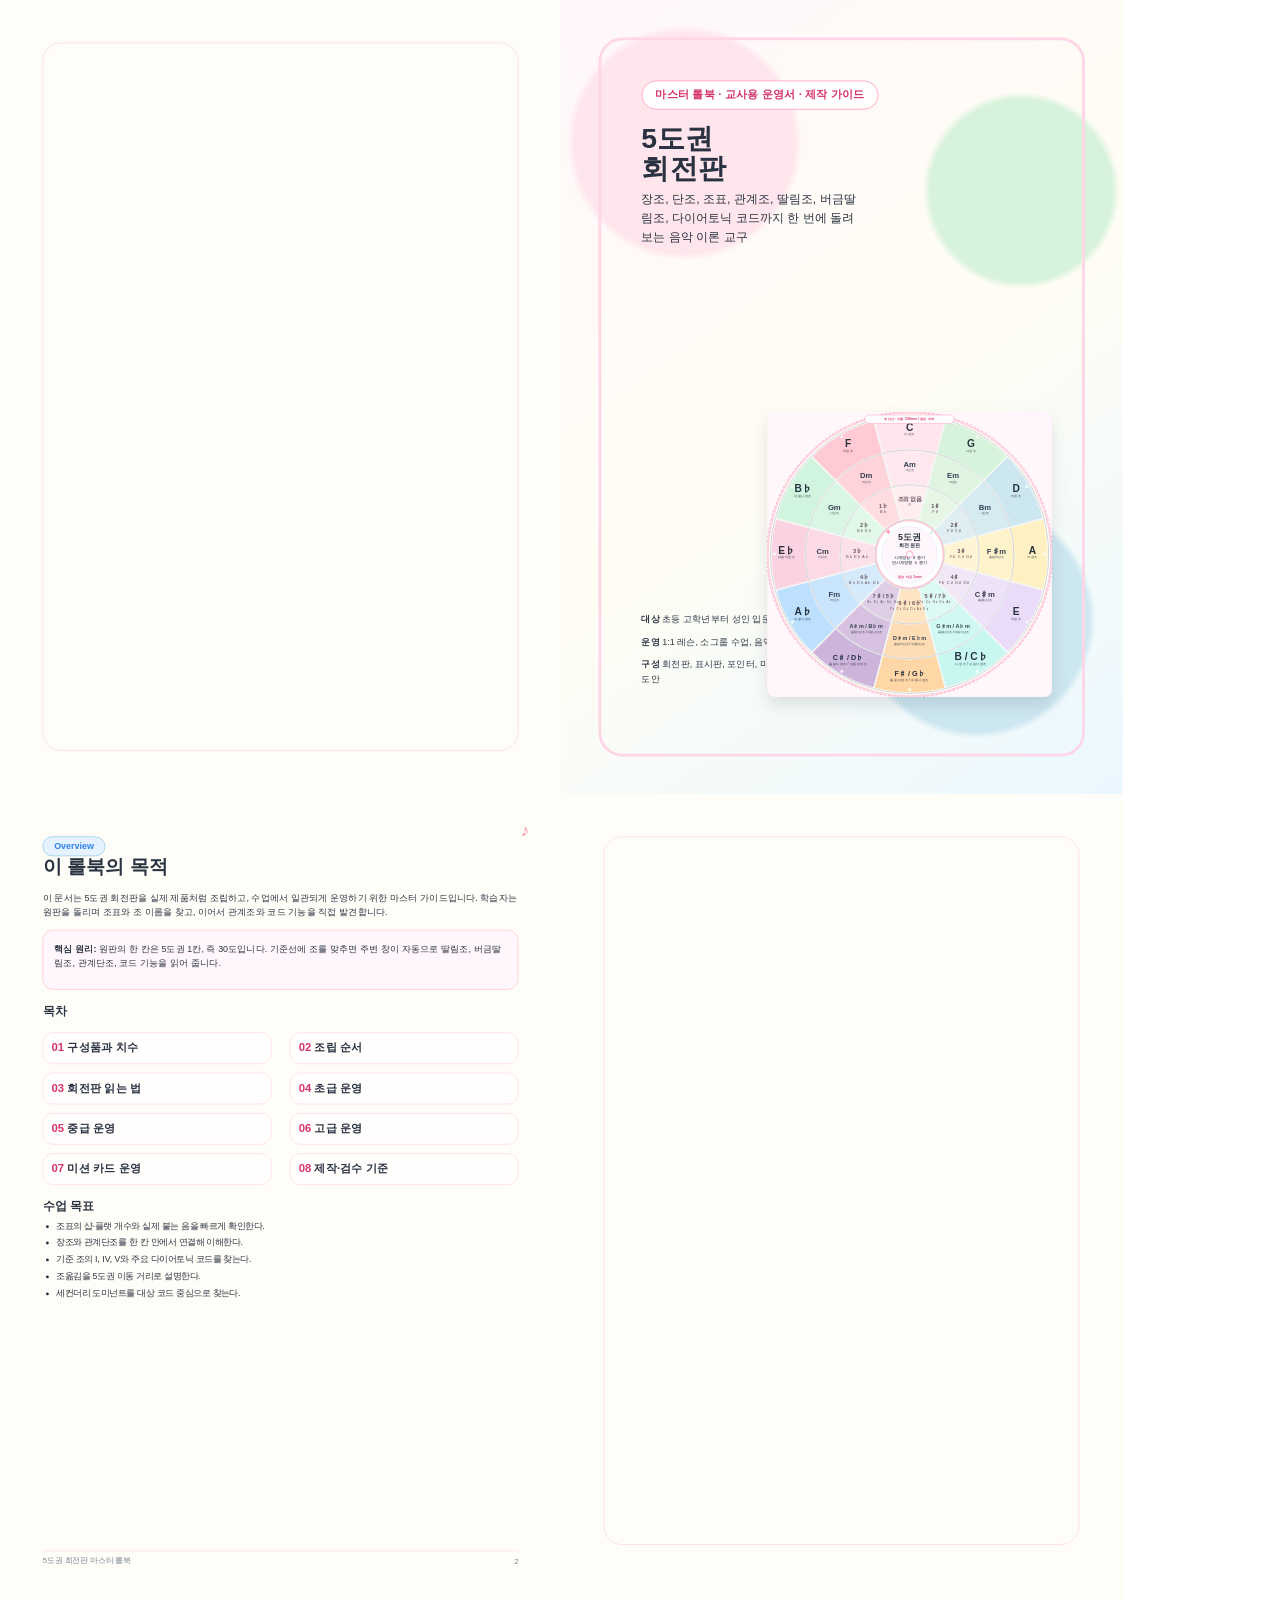
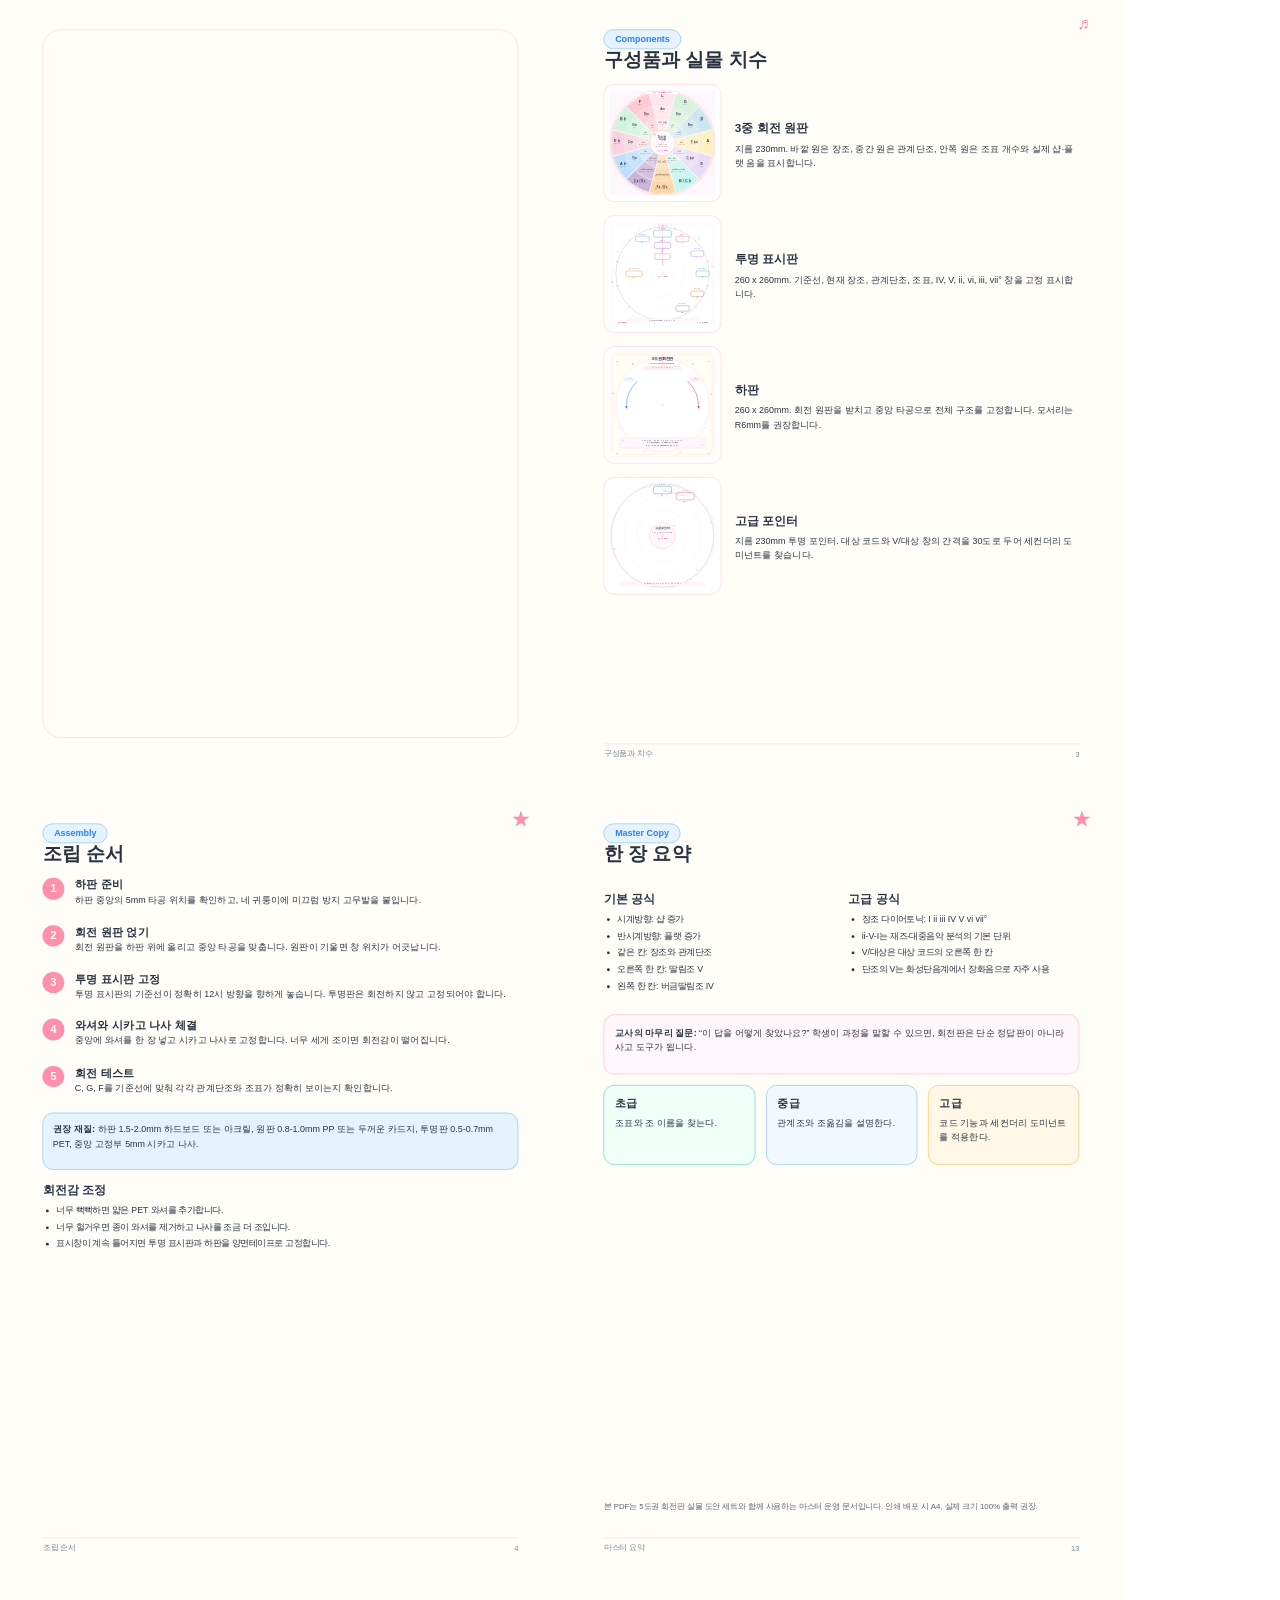
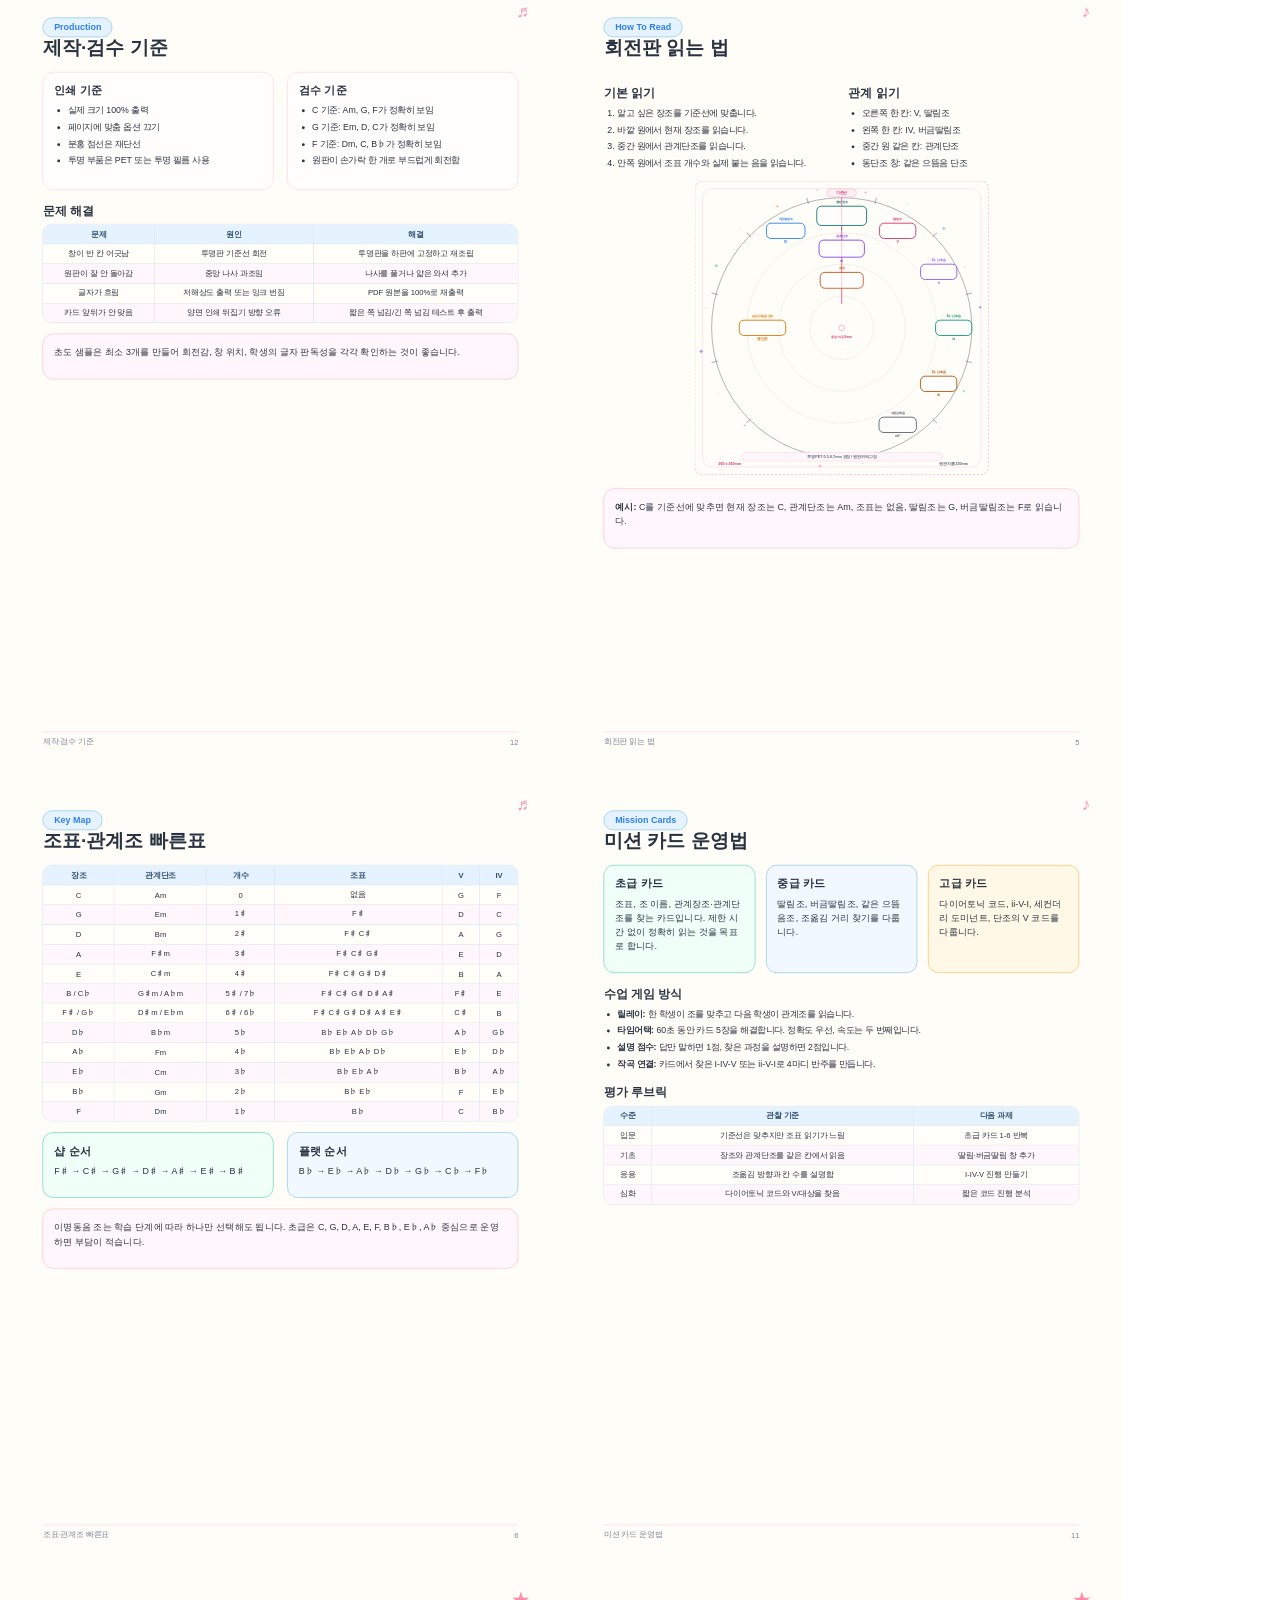
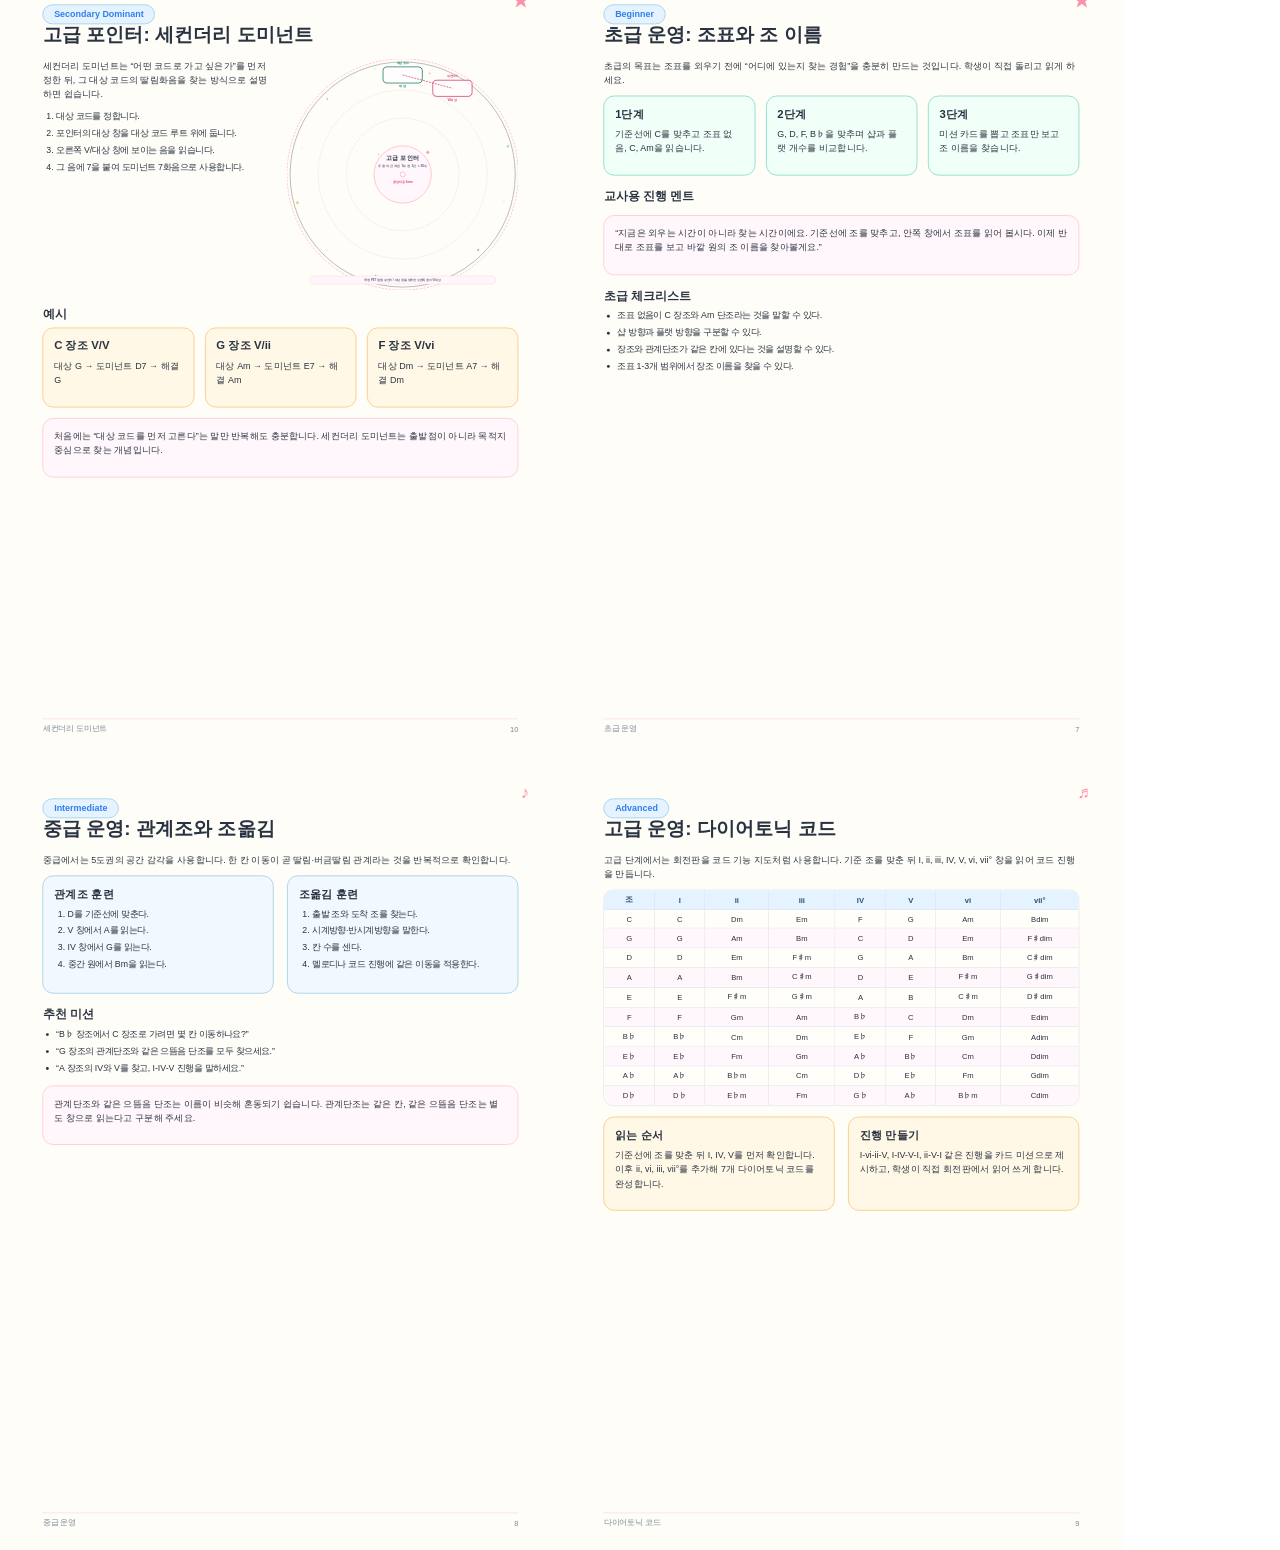
<file: 실물_보드_게임/PRINT_HTML/5도권_회전판_마스터_롤북_중철_A4소책자.html>
<!doctype html>
<html lang="ko">
<head>
<meta charset="utf-8">
<title>5도권 회전판 마스터 롤북 중철 A4 소책자</title>
<style>

  @page { size: A4 landscape; margin: 0; }
  * { box-sizing: border-box; }
  html, body { margin: 0; padding: 0; background: #fff; }
  body {
    font-family: "Malgun Gothic", "Noto Sans KR", Arial, sans-serif;
    color: #293241;
    -webkit-print-color-adjust: exact;
    print-color-adjust: exact;
  }
  .page {
    width: 210mm;
    height: 297mm;
    padding: 16mm 16mm 14mm;
    page-break-after: always;
    position: relative;
    overflow: hidden;
    background: #fffdf7;
  }
  .page:last-child { page-break-after: auto; }
  .cover {
    padding: 0;
    background:
      radial-gradient(circle at 22% 18%, #ffe5ec 0 14%, transparent 15%),
      radial-gradient(circle at 82% 24%, #d8f3dc 0 12%, transparent 13%),
      radial-gradient(circle at 74% 78%, #cde7f0 0 15%, transparent 16%),
      linear-gradient(145deg, #fff7fb 0%, #fffdf4 52%, #eaf8ff 100%);
  }
  .cover-inner {
    position: absolute;
    inset: 14mm;
    border: 1.1mm solid #ffd6e7;
    border-radius: 9mm;
    padding: 15mm;
  }
  .cover h1 {
    margin: 5mm 0 2mm;
    font-size: 30pt;
    line-height: 1.08;
    letter-spacing: 0;
  }
  .cover .subtitle {
    display: inline-block;
    padding: 2.4mm 5mm;
    border-radius: 99px;
    background: #fff;
    border: 0.5mm solid #ff8fab;
    color: #d6336c;
    font-weight: 800;
    font-size: 12pt;
  }
  .cover .wheel {
    position: absolute;
    width: 107mm;
    right: 11mm;
    bottom: 21mm;
    filter: drop-shadow(0 3mm 3mm rgba(41, 50, 65, 0.13));
  }
  .cover .info {
    position: absolute;
    left: 15mm;
    bottom: 22mm;
    width: 68mm;
    font-size: 10.5pt;
    line-height: 1.55;
  }
  .badge {
    display: inline-block;
    border-radius: 99px;
    background: #e5f2ff;
    color: #2f80ed;
    border: 0.35mm solid #8ecae6;
    font-weight: 800;
    padding: 1.5mm 4mm;
    font-size: 9.5pt;
  }
  h2 {
    margin: 0 0 5mm;
    font-size: 20pt;
    line-height: 1.15;
  }
  h3 {
    margin: 5mm 0 2mm;
    font-size: 12.5pt;
  }
  p {
    margin: 0 0 3.2mm;
    font-size: 9.5pt;
    line-height: 1.58;
  }
  ul, ol {
    margin: 0 0 4mm 5mm;
    padding: 0;
    font-size: 9.3pt;
    line-height: 1.55;
  }
  li { margin-bottom: 1.2mm; }
  .note {
    border-radius: 4mm;
    background: #fff7fb;
    border: 0.4mm solid #ffc2d1;
    padding: 4mm;
    margin: 4mm 0;
  }
  .grid-2 {
    display: grid;
    grid-template-columns: 1fr 1fr;
    gap: 5mm;
  }
  .grid-3 {
    display: grid;
    grid-template-columns: repeat(3, 1fr);
    gap: 4mm;
  }
  .card {
    border: 0.35mm solid #ffd6e7;
    background: rgba(255, 255, 255, 0.75);
    border-radius: 4mm;
    padding: 4mm;
  }
  .card.mint { border-color: #72d6bf; background: #f0fff8; }
  .card.blue { border-color: #8ecae6; background: #f2f8ff; }
  .card.honey { border-color: #f6c36b; background: #fff8e6; }
  .mini-title {
    font-weight: 900;
    margin-bottom: 2mm;
    color: #293241;
  }
  table {
    width: 100%;
    border-collapse: separate;
    border-spacing: 0;
    font-size: 8.1pt;
    margin: 2mm 0 4mm;
    overflow: hidden;
    border-radius: 3.5mm;
    border: 0.3mm solid #dbe4ee;
  }
  th, td {
    border-right: 0.2mm solid #dbe4ee;
    border-bottom: 0.2mm solid #dbe4ee;
    padding: 1.7mm 1.5mm;
    text-align: center;
    vertical-align: middle;
  }
  th {
    background: #e5f2ff;
    color: #2f506f;
    font-weight: 900;
  }
  tr:nth-child(even) td { background: #fff7fb; }
  tr:nth-child(odd) td { background: #fffef9; }
  tr:last-child td { border-bottom: 0; }
  th:last-child, td:last-child { border-right: 0; }
  .footer {
    position: absolute;
    left: 16mm;
    right: 16mm;
    bottom: 8mm;
    display: flex;
    justify-content: space-between;
    align-items: center;
    color: #7b8798;
    font-size: 8pt;
    border-top: 0.25mm solid #ffd6e7;
    padding-top: 2mm;
  }
  .decor {
    position: absolute;
    right: 12mm;
    top: 10mm;
    color: #ff8fab;
    font-size: 18pt;
    font-weight: 900;
  }
  .small { font-size: 8.3pt; color: #5b6375; }
  .svg-preview {
    width: 100%;
    max-height: 110mm;
    object-fit: contain;
  }
  .component-row {
    display: grid;
    grid-template-columns: 44mm 1fr;
    gap: 5mm;
    align-items: center;
    margin-bottom: 5mm;
  }
  .component-row img {
    width: 44mm;
    max-height: 44mm;
    object-fit: contain;
    border-radius: 4mm;
    background: #fff;
    border: 0.3mm solid #ffd6e7;
    padding: 2mm;
  }
  .step {
    display: grid;
    grid-template-columns: 9mm 1fr;
    gap: 3mm;
    margin-bottom: 3.5mm;
  }
  .num {
    width: 8mm;
    height: 8mm;
    display: grid;
    place-items: center;
    border-radius: 50%;
    background: #ff8fab;
    color: white;
    font-weight: 900;
  }
  .callout {
    background: #e5f2ff;
    border: 0.35mm solid #8ecae6;
    border-radius: 4mm;
    padding: 3.5mm;
  }
  .toc {
    display: grid;
    grid-template-columns: 1fr 1fr;
    gap: 3mm 7mm;
    margin-top: 5mm;
  }
  .toc div {
    padding: 3mm;
    border-radius: 4mm;
    background: rgba(255,255,255,0.72);
    border: 0.3mm solid #ffd6e7;
    font-weight: 800;
  }
  .page-num { font-weight: 900; color: #d6336c; }


@page { size: A4 landscape; margin: 0; }
html, body {
  width: 297mm;
  margin: 0;
  padding: 0;
  background: #fff;
}
.booklet-sheet {
  width: 297mm;
  height: 210mm;
  margin: 0;
  padding: 0;
  position: relative;
  overflow: hidden;
  background: #fff;
  page-break-after: always;
  break-after: page;
}
.booklet-sheet:last-child {
  page-break-after: auto;
  break-after: auto;
}
.slot {
  position: absolute;
  top: 0;
  width: 148.5mm;
  height: 210mm;
  overflow: hidden;
  background: #fffdf7;
}
.slot.left { left: 0; }
.slot.right { left: 148.5mm; }
.slot > .page {
  transform: scale(0.7070707071);
  transform-origin: top left;
  page-break-after: auto !important;
  break-after: auto !important;
  margin: 0 !important;
}
.slot > .page:last-child {
  page-break-after: auto !important;
  break-after: auto !important;
}
</style>
</head>
<body>
<section class="booklet-sheet" data-sheet="1" data-side="앞면">
  <div class="slot left"><section class="page blank-page">
  <div style="position:absolute; inset:16mm; border:0.35mm solid #ffd6e7; border-radius:7mm; background:#fffdf7;"></div>
</section></div>
  <div class="slot right"><section class="page cover">
    <div class="cover-inner">
      <span class="subtitle">마스터 롤북 · 교사용 운영서 · 제작 가이드</span>
      <h1>5도권<br>회전판</h1>
      <p style="font-size: 13pt; width: 84mm;">장조, 단조, 조표, 관계조, 딸림조, 버금딸림조, 다이어토닉 코드까지 한 번에 돌려 보는 음악 이론 교구</p>
      <div class="info">
        <p><strong>대상</strong> 초등 고학년부터 성인 입문자</p>
        <p><strong>운영</strong> 1:1 레슨, 소그룹 수업, 음악 이론 게임</p>
        <p><strong>구성</strong> 회전판, 표시판, 포인터, 미션 카드, 제작 도안</p>
      </div>
      <img class="wheel" src="../SVG/01_회전원판_230mm.svg" alt="5도권 회전 원판">
    </div>
  </section></div>
</section>
<section class="booklet-sheet" data-sheet="1" data-side="뒷면">
  <div class="slot left"><section class="page">
    <div class="decor">♪</div>
    <span class="badge">Overview</span>
    <h2>이 롤북의 목적</h2>
    <p>이 문서는 5도권 회전판을 실제 제품처럼 조립하고, 수업에서 일관되게 운영하기 위한 마스터 가이드입니다. 학습자는 원판을 돌리며 조표와 조 이름을 찾고, 이어서 관계조와 코드 기능을 직접 발견합니다.</p>
    <div class="note">
      <p><strong>핵심 원리:</strong> 원판의 한 칸은 5도권 1칸, 즉 30도입니다. 기준선에 조를 맞추면 주변 창이 자동으로 딸림조, 버금딸림조, 관계단조, 코드 기능을 읽어 줍니다.</p>
    </div>
    <h3>목차</h3>
    <div class="toc">
      <div><span class="page-num">01</span> 구성품과 치수</div>
      <div><span class="page-num">02</span> 조립 순서</div>
      <div><span class="page-num">03</span> 회전판 읽는 법</div>
      <div><span class="page-num">04</span> 초급 운영</div>
      <div><span class="page-num">05</span> 중급 운영</div>
      <div><span class="page-num">06</span> 고급 운영</div>
      <div><span class="page-num">07</span> 미션 카드 운영</div>
      <div><span class="page-num">08</span> 제작·검수 기준</div>
    </div>
    <h3>수업 목표</h3>
    <ul>
      <li>조표의 샵·플랫 개수와 실제 붙는 음을 빠르게 확인한다.</li>
      <li>장조와 관계단조를 한 칸 안에서 연결해 이해한다.</li>
      <li>기준 조의 I, IV, V와 주요 다이어토닉 코드를 찾는다.</li>
      <li>조옮김을 5도권 이동 거리로 설명한다.</li>
      <li>세컨더리 도미넌트를 대상 코드 중심으로 찾는다.</li>
    </ul>
    <div class="footer"><span>5도권 회전판 마스터 롤북</span><span>2</span></div>
  </section></div>
  <div class="slot right"><section class="page blank-page">
  <div style="position:absolute; inset:16mm; border:0.35mm solid #ffd6e7; border-radius:7mm; background:#fffdf7;"></div>
</section></div>
</section>
<section class="booklet-sheet" data-sheet="2" data-side="앞면">
  <div class="slot left"><section class="page blank-page">
  <div style="position:absolute; inset:16mm; border:0.35mm solid #ffd6e7; border-radius:7mm; background:#fffdf7;"></div>
</section></div>
  <div class="slot right"><section class="page">
    <div class="decor">♬</div>
    <span class="badge">Components</span>
    <h2>구성품과 실물 치수</h2>
    <div class="component-row">
      <img src="../SVG/01_회전원판_230mm.svg" alt="회전 원판">
      <div>
        <h3>3중 회전 원판</h3>
        <p>지름 230mm. 바깥 원은 장조, 중간 원은 관계단조, 안쪽 원은 조표 개수와 실제 샵·플랫 음을 표시합니다.</p>
      </div>
    </div>
    <div class="component-row">
      <img src="../SVG/02_투명표시판_260mm.svg" alt="투명 표시판">
      <div>
        <h3>투명 표시판</h3>
        <p>260 x 260mm. 기준선, 현재 장조, 관계단조, 조표, IV, V, ii, vi, iii, vii° 창을 고정 표시합니다.</p>
      </div>
    </div>
    <div class="component-row">
      <img src="../SVG/03_하판_260mm.svg" alt="하판">
      <div>
        <h3>하판</h3>
        <p>260 x 260mm. 회전 원판을 받치고 중앙 타공으로 전체 구조를 고정합니다. 모서리는 R6mm를 권장합니다.</p>
      </div>
    </div>
    <div class="component-row">
      <img src="../SVG/04_세컨더리도미넌트_포인터_230mm.svg" alt="고급 포인터">
      <div>
        <h3>고급 포인터</h3>
        <p>지름 230mm 투명 포인터. 대상 코드와 V/대상 창의 간격을 30도로 두어 세컨더리 도미넌트를 찾습니다.</p>
      </div>
    </div>
    <div class="footer"><span>구성품과 치수</span><span>3</span></div>
  </section></div>
</section>
<section class="booklet-sheet" data-sheet="2" data-side="뒷면">
  <div class="slot left"><section class="page">
    <div class="decor">★</div>
    <span class="badge">Assembly</span>
    <h2>조립 순서</h2>
    <div class="step"><div class="num">1</div><div><strong>하판 준비</strong><p>하판 중앙의 5mm 타공 위치를 확인하고, 네 귀퉁이에 미끄럼 방지 고무발을 붙입니다.</p></div></div>
    <div class="step"><div class="num">2</div><div><strong>회전 원판 얹기</strong><p>회전 원판을 하판 위에 올리고 중앙 타공을 맞춥니다. 원판이 기울면 창 위치가 어긋납니다.</p></div></div>
    <div class="step"><div class="num">3</div><div><strong>투명 표시판 고정</strong><p>투명 표시판의 기준선이 정확히 12시 방향을 향하게 놓습니다. 투명판은 회전하지 않고 고정되어야 합니다.</p></div></div>
    <div class="step"><div class="num">4</div><div><strong>와셔와 시카고 나사 체결</strong><p>중앙에 와셔를 한 장 넣고 시카고 나사로 고정합니다. 너무 세게 조이면 회전감이 떨어집니다.</p></div></div>
    <div class="step"><div class="num">5</div><div><strong>회전 테스트</strong><p>C, G, F를 기준선에 맞춰 각각 관계단조와 조표가 정확히 보이는지 확인합니다.</p></div></div>
    <div class="callout">
      <p><strong>권장 재질:</strong> 하판 1.5-2.0mm 하드보드 또는 아크릴, 원판 0.8-1.0mm PP 또는 두꺼운 카드지, 투명판 0.5-0.7mm PET, 중앙 고정부 5mm 시카고 나사.</p>
    </div>
    <h3>회전감 조정</h3>
    <ul>
      <li>너무 뻑뻑하면 얇은 PET 와셔를 추가합니다.</li>
      <li>너무 헐거우면 종이 와셔를 제거하고 나사를 조금 더 조입니다.</li>
      <li>표시창이 계속 틀어지면 투명 표시판과 하판을 양면테이프로 고정합니다.</li>
    </ul>
    <div class="footer"><span>조립 순서</span><span>4</span></div>
  </section></div>
  <div class="slot right"><section class="page">
    <div class="decor">★</div>
    <span class="badge">Master Copy</span>
    <h2>한 장 요약</h2>
    <div class="grid-2">
      <div>
        <h3>기본 공식</h3>
        <ul>
          <li>시계방향: 샵 증가</li>
          <li>반시계방향: 플랫 증가</li>
          <li>같은 칸: 장조와 관계단조</li>
          <li>오른쪽 한 칸: 딸림조 V</li>
          <li>왼쪽 한 칸: 버금딸림조 IV</li>
        </ul>
      </div>
      <div>
        <h3>고급 공식</h3>
        <ul>
          <li>장조 다이어토닉: I ii iii IV V vi vii°</li>
          <li>ii-V-I는 재즈·대중음악 분석의 기본 단위</li>
          <li>V/대상은 대상 코드의 오른쪽 한 칸</li>
          <li>단조의 V는 화성단음계에서 장화음으로 자주 사용</li>
        </ul>
      </div>
    </div>
    <div class="note">
      <p><strong>교사의 마무리 질문:</strong> “이 답을 어떻게 찾았나요?” 학생이 과정을 말할 수 있으면, 회전판은 단순 정답판이 아니라 사고 도구가 됩니다.</p>
    </div>
    <div class="grid-3">
      <div class="card mint"><div class="mini-title">초급</div><p>조표와 조 이름을 찾는다.</p></div>
      <div class="card blue"><div class="mini-title">중급</div><p>관계조와 조옮김을 설명한다.</p></div>
      <div class="card honey"><div class="mini-title">고급</div><p>코드 기능과 세컨더리 도미넌트를 적용한다.</p></div>
    </div>
    <p class="small" style="position:absolute; left:16mm; right:16mm; bottom:20mm;">본 PDF는 5도권 회전판 실물 도안 세트와 함께 사용하는 마스터 운영 문서입니다. 인쇄 배포 시 A4, 실제 크기 100% 출력 권장.</p>
    <div class="footer"><span>마스터 요약</span><span>13</span></div>
  </section></div>
</section>
<section class="booklet-sheet" data-sheet="3" data-side="앞면">
  <div class="slot left"><section class="page">
    <div class="decor">♬</div>
    <span class="badge">Production</span>
    <h2>제작·검수 기준</h2>
    <div class="grid-2">
      <div class="card">
        <div class="mini-title">인쇄 기준</div>
        <ul>
          <li>실제 크기 100% 출력</li>
          <li>페이지에 맞춤 옵션 끄기</li>
          <li>분홍 점선은 재단선</li>
          <li>투명 부품은 PET 또는 투명 필름 사용</li>
        </ul>
      </div>
      <div class="card">
        <div class="mini-title">검수 기준</div>
        <ul>
          <li>C 기준: Am, G, F가 정확히 보임</li>
          <li>G 기준: Em, D, C가 정확히 보임</li>
          <li>F 기준: Dm, C, B♭가 정확히 보임</li>
          <li>원판이 손가락 한 개로 부드럽게 회전함</li>
        </ul>
      </div>
    </div>
    <h3>문제 해결</h3>
    <table>
      <thead><tr><th>문제</th><th>원인</th><th>해결</th></tr></thead>
      <tbody>
        <tr><td>창이 반 칸 어긋남</td><td>투명판 기준선 회전</td><td>투명판을 하판에 고정하고 재조립</td></tr>
        <tr><td>원판이 잘 안 돌아감</td><td>중앙 나사 과조임</td><td>나사를 풀거나 얇은 와셔 추가</td></tr>
        <tr><td>글자가 흐림</td><td>저해상도 출력 또는 잉크 번짐</td><td>PDF 원본을 100%로 재출력</td></tr>
        <tr><td>카드 앞뒤가 안 맞음</td><td>양면 인쇄 뒤집기 방향 오류</td><td>짧은 쪽 넘김/긴 쪽 넘김 테스트 후 출력</td></tr>
      </tbody>
    </table>
    <div class="note">
      <p>초도 샘플은 최소 3개를 만들어 회전감, 창 위치, 학생의 글자 판독성을 각각 확인하는 것이 좋습니다.</p>
    </div>
    <div class="footer"><span>제작·검수 기준</span><span>12</span></div>
  </section></div>
  <div class="slot right"><section class="page">
    <div class="decor">♪</div>
    <span class="badge">How To Read</span>
    <h2>회전판 읽는 법</h2>
    <div class="grid-2">
      <div>
        <h3>기본 읽기</h3>
        <ol>
          <li>알고 싶은 장조를 기준선에 맞춥니다.</li>
          <li>바깥 원에서 현재 장조를 읽습니다.</li>
          <li>중간 원에서 관계단조를 읽습니다.</li>
          <li>안쪽 원에서 조표 개수와 실제 붙는 음을 읽습니다.</li>
        </ol>
      </div>
      <div>
        <h3>관계 읽기</h3>
        <ul>
          <li>오른쪽 한 칸: V, 딸림조</li>
          <li>왼쪽 한 칸: IV, 버금딸림조</li>
          <li>중간 원 같은 칸: 관계단조</li>
          <li>동단조 창: 같은 으뜸음 단조</li>
        </ul>
      </div>
    </div>
    <img class="svg-preview" src="../SVG/02_투명표시판_260mm.svg" alt="표시판 읽기">
    <div class="note">
      <p><strong>예시:</strong> C를 기준선에 맞추면 현재 장조는 C, 관계단조는 Am, 조표는 없음, 딸림조는 G, 버금딸림조는 F로 읽습니다.</p>
    </div>
    <div class="footer"><span>회전판 읽는 법</span><span>5</span></div>
  </section></div>
</section>
<section class="booklet-sheet" data-sheet="3" data-side="뒷면">
  <div class="slot left"><section class="page">
    <div class="decor">♬</div>
    <span class="badge">Key Map</span>
    <h2>조표·관계조 빠른표</h2>
    <table>
      <thead>
        <tr><th>장조</th><th>관계단조</th><th>개수</th><th>조표</th><th>V</th><th>IV</th></tr>
      </thead>
      <tbody><tr><td>C</td><td>Am</td><td>0</td><td>없음</td><td>G</td><td>F</td></tr>
<tr><td>G</td><td>Em</td><td>1♯</td><td>F♯</td><td>D</td><td>C</td></tr>
<tr><td>D</td><td>Bm</td><td>2♯</td><td>F♯ C♯</td><td>A</td><td>G</td></tr>
<tr><td>A</td><td>F♯m</td><td>3♯</td><td>F♯ C♯ G♯</td><td>E</td><td>D</td></tr>
<tr><td>E</td><td>C♯m</td><td>4♯</td><td>F♯ C♯ G♯ D♯</td><td>B</td><td>A</td></tr>
<tr><td>B / C♭</td><td>G♯m / A♭m</td><td>5♯ / 7♭</td><td>F♯ C♯ G♯ D♯ A♯</td><td>F♯</td><td>E</td></tr>
<tr><td>F♯ / G♭</td><td>D♯m / E♭m</td><td>6♯ / 6♭</td><td>F♯ C♯ G♯ D♯ A♯ E♯</td><td>C♯</td><td>B</td></tr>
<tr><td>D♭</td><td>B♭m</td><td>5♭</td><td>B♭ E♭ A♭ D♭ G♭</td><td>A♭</td><td>G♭</td></tr>
<tr><td>A♭</td><td>Fm</td><td>4♭</td><td>B♭ E♭ A♭ D♭</td><td>E♭</td><td>D♭</td></tr>
<tr><td>E♭</td><td>Cm</td><td>3♭</td><td>B♭ E♭ A♭</td><td>B♭</td><td>A♭</td></tr>
<tr><td>B♭</td><td>Gm</td><td>2♭</td><td>B♭ E♭</td><td>F</td><td>E♭</td></tr>
<tr><td>F</td><td>Dm</td><td>1♭</td><td>B♭</td><td>C</td><td>B♭</td></tr></tbody>
    </table>
    <div class="grid-2">
      <div class="card mint">
        <div class="mini-title">샵 순서</div>
        <p>F♯ → C♯ → G♯ → D♯ → A♯ → E♯ → B♯</p>
      </div>
      <div class="card blue">
        <div class="mini-title">플랫 순서</div>
        <p>B♭ → E♭ → A♭ → D♭ → G♭ → C♭ → F♭</p>
      </div>
    </div>
    <div class="note">
      <p>이명동음 조는 학습 단계에 따라 하나만 선택해도 됩니다. 초급은 C, G, D, A, E, F, B♭, E♭, A♭ 중심으로 운영하면 부담이 적습니다.</p>
    </div>
    <div class="footer"><span>조표·관계조 빠른표</span><span>6</span></div>
  </section></div>
  <div class="slot right"><section class="page">
    <div class="decor">♪</div>
    <span class="badge">Mission Cards</span>
    <h2>미션 카드 운영법</h2>
    <div class="grid-3">
      <div class="card mint"><div class="mini-title">초급 카드</div><p>조표, 조 이름, 관계장조·관계단조를 찾는 카드입니다. 제한 시간 없이 정확히 읽는 것을 목표로 합니다.</p></div>
      <div class="card blue"><div class="mini-title">중급 카드</div><p>딸림조, 버금딸림조, 같은 으뜸음조, 조옮김 거리 찾기를 다룹니다.</p></div>
      <div class="card honey"><div class="mini-title">고급 카드</div><p>다이어토닉 코드, ii-V-I, 세컨더리 도미넌트, 단조의 V 코드를 다룹니다.</p></div>
    </div>
    <h3>수업 게임 방식</h3>
    <ul>
      <li><strong>릴레이:</strong> 한 학생이 조를 맞추고 다음 학생이 관계조를 읽습니다.</li>
      <li><strong>타임어택:</strong> 60초 동안 카드 5장을 해결합니다. 정확도 우선, 속도는 두 번째입니다.</li>
      <li><strong>설명 점수:</strong> 답만 말하면 1점, 찾은 과정을 설명하면 2점입니다.</li>
      <li><strong>작곡 연결:</strong> 카드에서 찾은 I-IV-V 또는 ii-V-I로 4마디 반주를 만듭니다.</li>
    </ul>
    <h3>평가 루브릭</h3>
    <table>
      <thead><tr><th>수준</th><th>관찰 기준</th><th>다음 과제</th></tr></thead>
      <tbody>
        <tr><td>입문</td><td>기준선은 맞추지만 조표 읽기가 느림</td><td>초급 카드 1-6 반복</td></tr>
        <tr><td>기초</td><td>장조와 관계단조를 같은 칸에서 읽음</td><td>딸림·버금딸림 창 추가</td></tr>
        <tr><td>응용</td><td>조옮김 방향과 칸 수를 설명함</td><td>I-IV-V 진행 만들기</td></tr>
        <tr><td>심화</td><td>다이어토닉 코드와 V/대상을 찾음</td><td>짧은 코드 진행 분석</td></tr>
      </tbody>
    </table>
    <div class="footer"><span>미션 카드 운영법</span><span>11</span></div>
  </section></div>
</section>
<section class="booklet-sheet" data-sheet="4" data-side="앞면">
  <div class="slot left"><section class="page">
    <div class="decor">★</div>
    <span class="badge">Secondary Dominant</span>
    <h2>고급 포인터: 세컨더리 도미넌트</h2>
    <div class="grid-2">
      <div>
        <p>세컨더리 도미넌트는 “어떤 코드로 가고 싶은가”를 먼저 정한 뒤, 그 대상 코드의 딸림화음을 찾는 방식으로 설명하면 쉽습니다.</p>
        <ol>
          <li>대상 코드를 정합니다.</li>
          <li>포인터의 대상 창을 대상 코드 루트 위에 둡니다.</li>
          <li>오른쪽 V/대상 창에 보이는 음을 읽습니다.</li>
          <li>그 음에 7을 붙여 도미넌트 7화음으로 사용합니다.</li>
        </ol>
      </div>
      <div><img class="svg-preview" src="../SVG/04_세컨더리도미넌트_포인터_230mm.svg" alt="세컨더리 도미넌트 포인터"></div>
    </div>
    <h3>예시</h3>
    <div class="grid-3">
      <div class="card honey"><div class="mini-title">C 장조 V/V</div><p>대상 G → 도미넌트 D7 → 해결 G</p></div>
      <div class="card honey"><div class="mini-title">G 장조 V/ii</div><p>대상 Am → 도미넌트 E7 → 해결 Am</p></div>
      <div class="card honey"><div class="mini-title">F 장조 V/vi</div><p>대상 Dm → 도미넌트 A7 → 해결 Dm</p></div>
    </div>
    <div class="note">
      <p>처음에는 “대상 코드를 먼저 고른다”는 말만 반복해도 충분합니다. 세컨더리 도미넌트는 출발점이 아니라 목적지 중심으로 찾는 개념입니다.</p>
    </div>
    <div class="footer"><span>세컨더리 도미넌트</span><span>10</span></div>
  </section></div>
  <div class="slot right"><section class="page">
    <div class="decor">★</div>
    <span class="badge">Beginner</span>
    <h2>초급 운영: 조표와 조 이름</h2>
    <p>초급의 목표는 조표를 외우기 전에 “어디에 있는지 찾는 경험”을 충분히 만드는 것입니다. 학생이 직접 돌리고 읽게 하세요.</p>
    <div class="grid-3">
      <div class="card mint"><div class="mini-title">1단계</div><p>기준선에 C를 맞추고 조표 없음, C, Am을 읽습니다.</p></div>
      <div class="card mint"><div class="mini-title">2단계</div><p>G, D, F, B♭을 맞추며 샵과 플랫 개수를 비교합니다.</p></div>
      <div class="card mint"><div class="mini-title">3단계</div><p>미션 카드를 뽑고 조표만 보고 조 이름을 찾습니다.</p></div>
    </div>
    <h3>교사용 진행 멘트</h3>
    <div class="note">
      <p>“지금은 외우는 시간이 아니라 찾는 시간이에요. 기준선에 조를 맞추고, 안쪽 창에서 조표를 읽어 봅시다. 이제 반대로 조표를 보고 바깥 원의 조 이름을 찾아볼게요.”</p>
    </div>
    <h3>초급 체크리스트</h3>
    <ul>
      <li>조표 없음이 C 장조와 Am 단조라는 것을 말할 수 있다.</li>
      <li>샵 방향과 플랫 방향을 구분할 수 있다.</li>
      <li>장조와 관계단조가 같은 칸에 있다는 것을 설명할 수 있다.</li>
      <li>조표 1-3개 범위에서 장조 이름을 찾을 수 있다.</li>
    </ul>
    <div class="footer"><span>초급 운영</span><span>7</span></div>
  </section></div>
</section>
<section class="booklet-sheet" data-sheet="4" data-side="뒷면">
  <div class="slot left"><section class="page">
    <div class="decor">♪</div>
    <span class="badge">Intermediate</span>
    <h2>중급 운영: 관계조와 조옮김</h2>
    <p>중급에서는 5도권의 공간 감각을 사용합니다. 한 칸 이동이 곧 딸림·버금딸림 관계라는 것을 반복적으로 확인합니다.</p>
    <div class="grid-2">
      <div class="card blue">
        <div class="mini-title">관계조 훈련</div>
        <ol>
          <li>D를 기준선에 맞춘다.</li>
          <li>V 창에서 A를 읽는다.</li>
          <li>IV 창에서 G를 읽는다.</li>
          <li>중간 원에서 Bm을 읽는다.</li>
        </ol>
      </div>
      <div class="card blue">
        <div class="mini-title">조옮김 훈련</div>
        <ol>
          <li>출발 조와 도착 조를 찾는다.</li>
          <li>시계방향·반시계방향을 말한다.</li>
          <li>칸 수를 센다.</li>
          <li>멜로디나 코드 진행에 같은 이동을 적용한다.</li>
        </ol>
      </div>
    </div>
    <h3>추천 미션</h3>
    <ul>
      <li>“B♭ 장조에서 C 장조로 가려면 몇 칸 이동하나요?”</li>
      <li>“G 장조의 관계단조와 같은 으뜸음 단조를 모두 찾으세요.”</li>
      <li>“A 장조의 IV와 V를 찾고, I-IV-V 진행을 말하세요.”</li>
    </ul>
    <div class="note">
      <p>관계단조와 같은 으뜸음 단조는 이름이 비슷해 혼동되기 쉽습니다. 관계단조는 같은 칸, 같은 으뜸음 단조는 별도 창으로 읽는다고 구분해 주세요.</p>
    </div>
    <div class="footer"><span>중급 운영</span><span>8</span></div>
  </section></div>
  <div class="slot right"><section class="page">
    <div class="decor">♬</div>
    <span class="badge">Advanced</span>
    <h2>고급 운영: 다이어토닉 코드</h2>
    <p>고급 단계에서는 회전판을 코드 기능 지도처럼 사용합니다. 기준 조를 맞춘 뒤 I, ii, iii, IV, V, vi, vii° 창을 읽어 코드 진행을 만듭니다.</p>
    <table>
      <thead>
        <tr><th>조</th><th>I</th><th>ii</th><th>iii</th><th>IV</th><th>V</th><th>vi</th><th>vii°</th></tr>
      </thead>
      <tbody><tr><td>C</td><td>C</td><td>Dm</td><td>Em</td><td>F</td><td>G</td><td>Am</td><td>Bdim</td></tr>
<tr><td>G</td><td>G</td><td>Am</td><td>Bm</td><td>C</td><td>D</td><td>Em</td><td>F♯dim</td></tr>
<tr><td>D</td><td>D</td><td>Em</td><td>F♯m</td><td>G</td><td>A</td><td>Bm</td><td>C♯dim</td></tr>
<tr><td>A</td><td>A</td><td>Bm</td><td>C♯m</td><td>D</td><td>E</td><td>F♯m</td><td>G♯dim</td></tr>
<tr><td>E</td><td>E</td><td>F♯m</td><td>G♯m</td><td>A</td><td>B</td><td>C♯m</td><td>D♯dim</td></tr>
<tr><td>F</td><td>F</td><td>Gm</td><td>Am</td><td>B♭</td><td>C</td><td>Dm</td><td>Edim</td></tr>
<tr><td>B♭</td><td>B♭</td><td>Cm</td><td>Dm</td><td>E♭</td><td>F</td><td>Gm</td><td>Adim</td></tr>
<tr><td>E♭</td><td>E♭</td><td>Fm</td><td>Gm</td><td>A♭</td><td>B♭</td><td>Cm</td><td>Ddim</td></tr>
<tr><td>A♭</td><td>A♭</td><td>B♭m</td><td>Cm</td><td>D♭</td><td>E♭</td><td>Fm</td><td>Gdim</td></tr>
<tr><td>D♭</td><td>D♭</td><td>E♭m</td><td>Fm</td><td>G♭</td><td>A♭</td><td>B♭m</td><td>Cdim</td></tr></tbody>
    </table>
    <div class="grid-2">
      <div class="card honey">
        <div class="mini-title">읽는 순서</div>
        <p>기준선에 조를 맞춘 뒤 I, IV, V를 먼저 확인합니다. 이후 ii, vi, iii, vii°를 추가해 7개 다이어토닉 코드를 완성합니다.</p>
      </div>
      <div class="card honey">
        <div class="mini-title">진행 만들기</div>
        <p>I-vi-ii-V, I-IV-V-I, ii-V-I 같은 진행을 카드 미션으로 제시하고, 학생이 직접 회전판에서 읽어 쓰게 합니다.</p>
      </div>
    </div>
    <div class="footer"><span>다이어토닉 코드</span><span>9</span></div>
  </section></div>
</section>
</body>
</html>
</file>
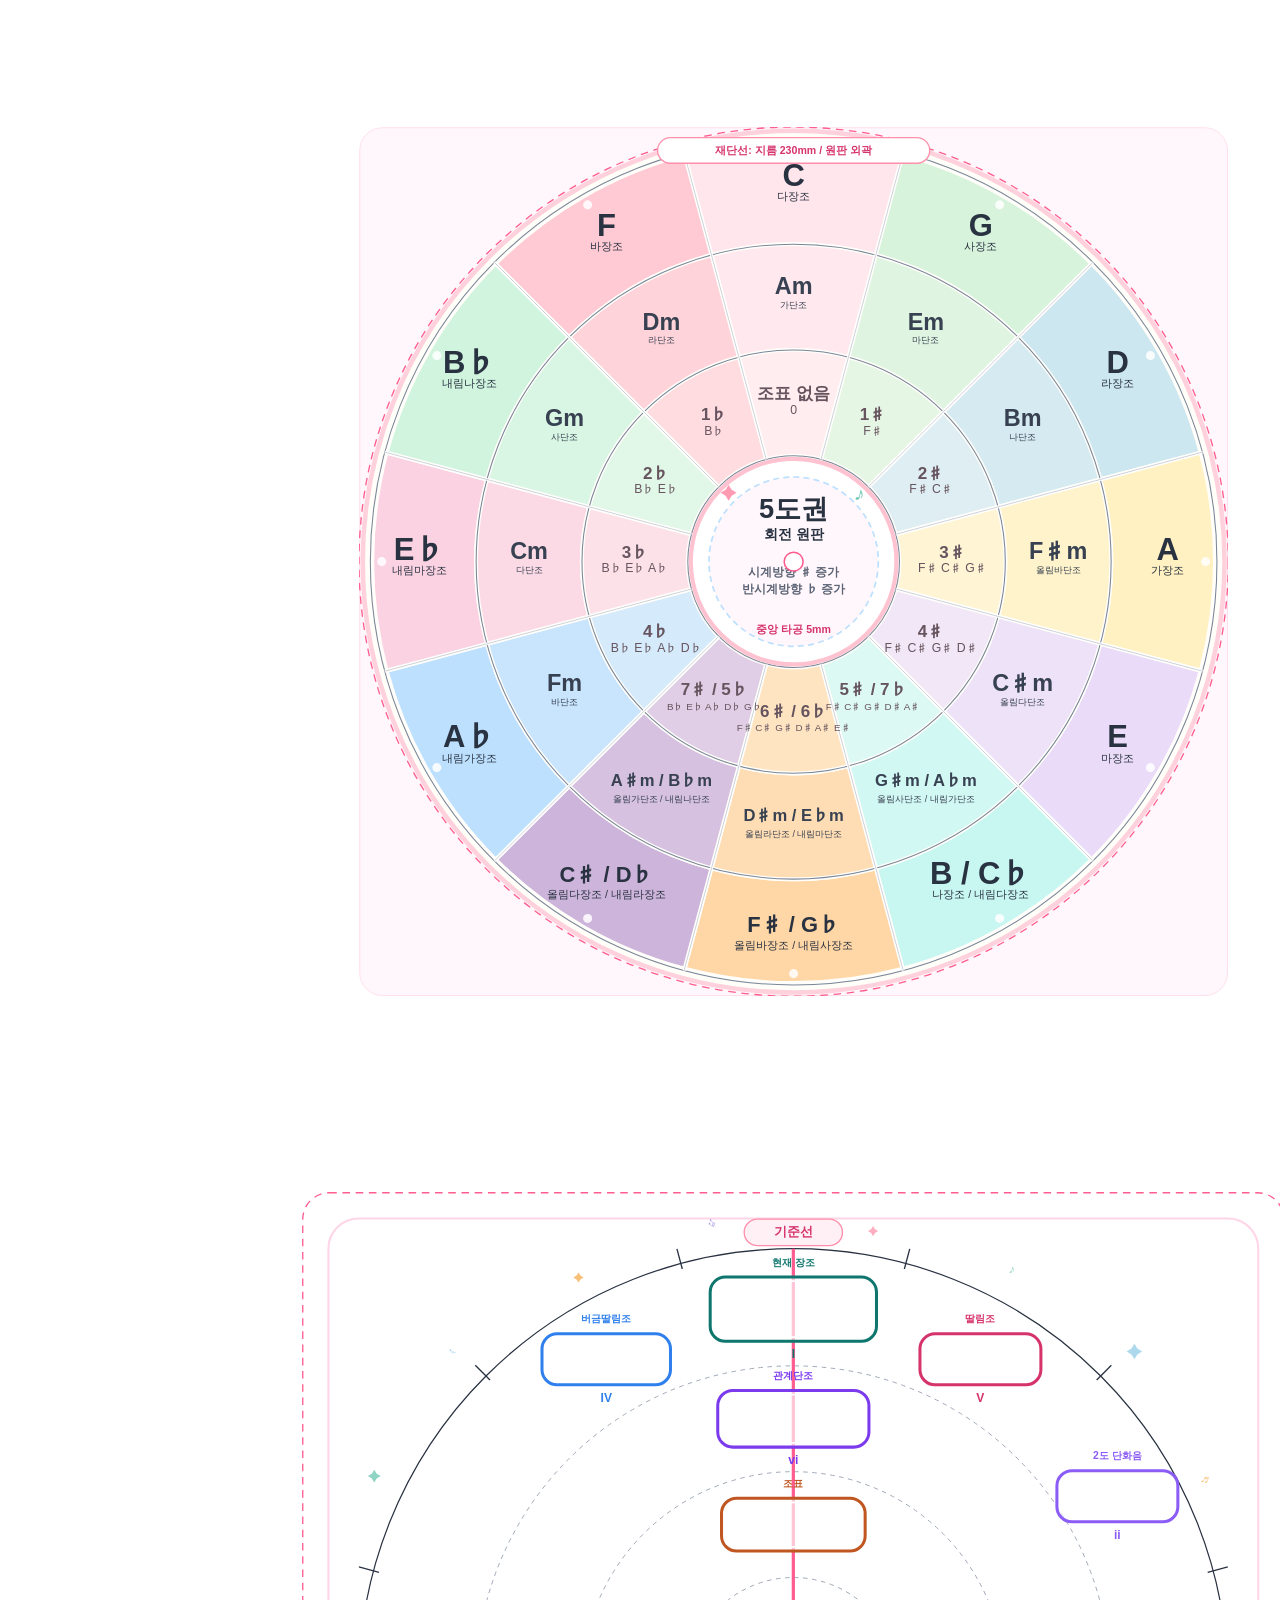
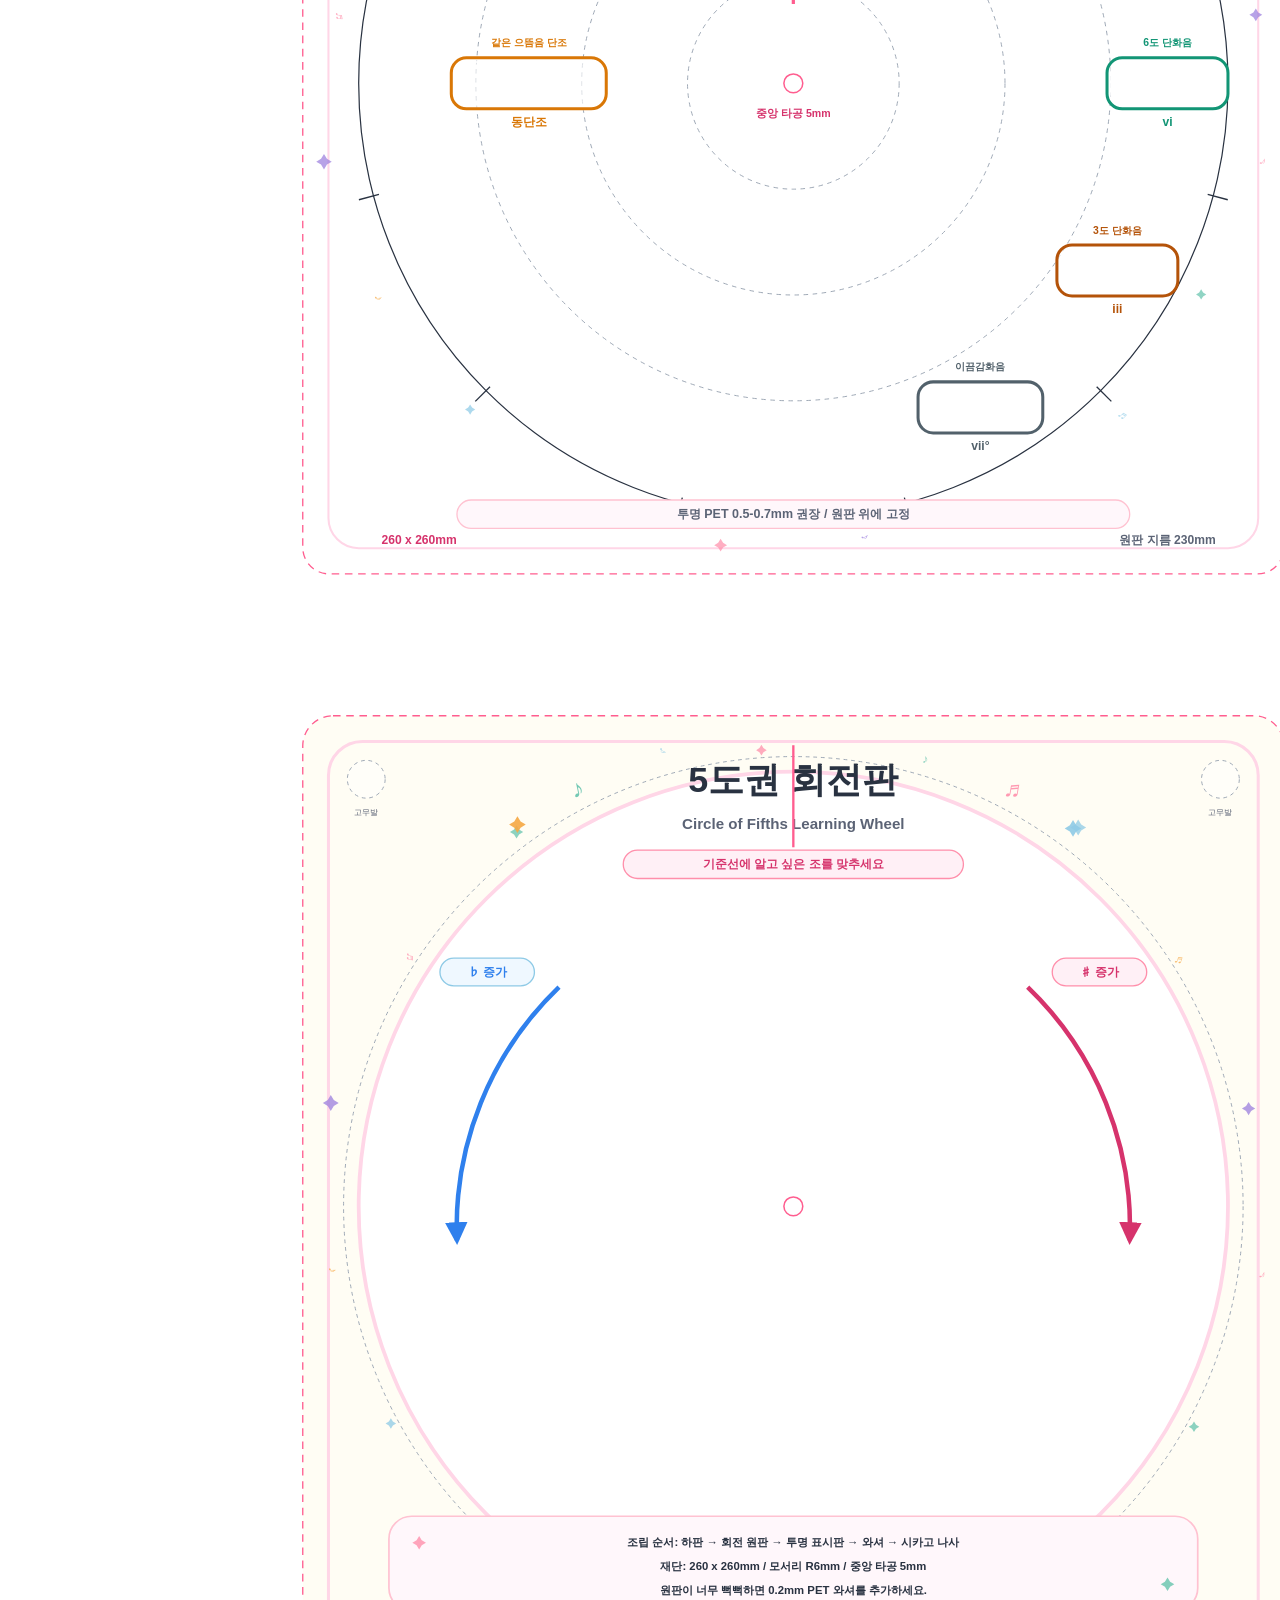
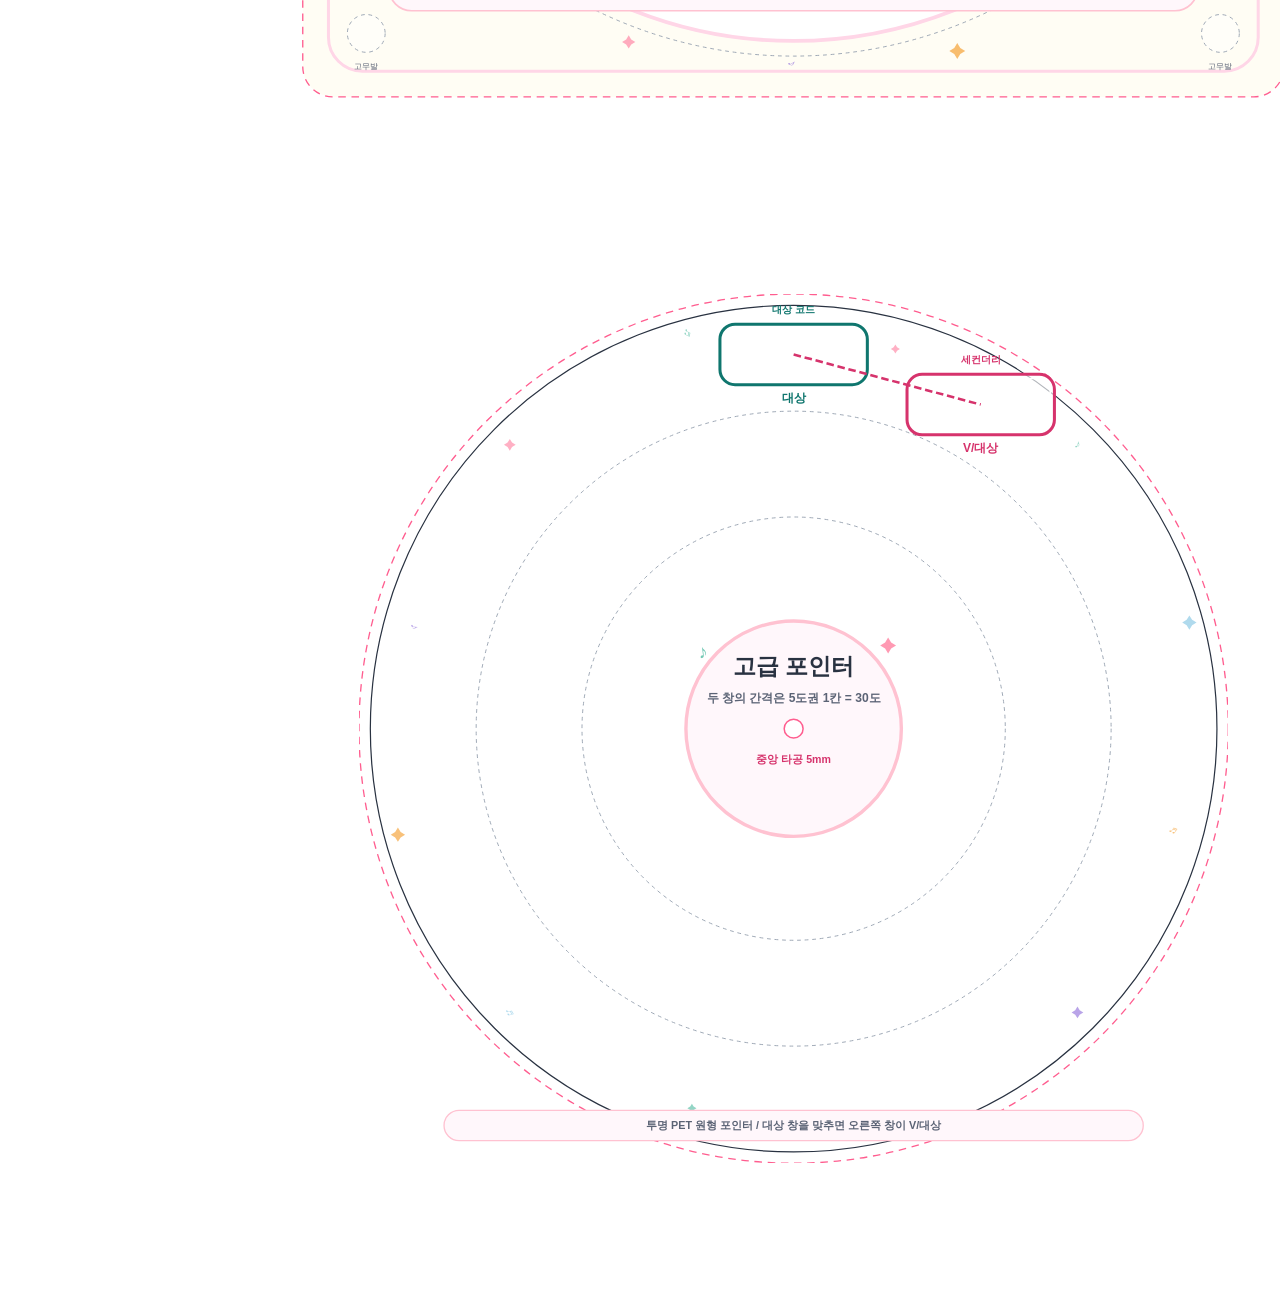
<file: 실물_보드_게임/PRINT_HTML/5도권_회전판_부품_A3_인쇄.html>
<!doctype html>
<html lang="ko">
<head>
<meta charset="utf-8">
<title>5도권 회전판 부품 A3 인쇄</title>
<style>
  @page { size: 420mm 297mm; margin: 0; }
  html, body { margin: 0; padding: 0; background: #fff; }
  body { font-family: "Malgun Gothic", "Noto Sans KR", Arial, sans-serif; }
  .page {
    width: 420mm;
    height: 297mm;
    page-break-after: always;
    position: relative;
    display: flex;
    align-items: center;
    justify-content: center;
    overflow: hidden;
    background: white;
  }
  .page:last-child { page-break-after: auto; }
  svg { flex: none; }
</style>
</head>
<body>
<section class="page">
  <svg xmlns="http://www.w3.org/2000/svg" width="230mm" height="230mm" viewBox="0 0 230 230">
<title>5도권 회전 원판 230mm</title>
<desc>바깥 원은 장조, 중간 원은 관계단조, 안쪽 원은 조표 정보를 표시한다.</desc>
<defs>
  <style>
    .cut { fill: none; stroke: #ff5d8f; stroke-width: 0.35; stroke-dasharray: 2 1.5; }
    .score { fill: none; stroke: #9aa4b2; stroke-width: 0.25; stroke-dasharray: 1 1; }
    .guide { fill: none; stroke: #293241; stroke-width: 0.35; }
    .tiny { font-size: 2.8px; fill: #5b6375; font-family: "Malgun Gothic", "Noto Sans KR", Arial, sans-serif; }
  </style>
</defs>
<rect x="0.2" y="0.2" width="229.6" height="229.6" rx="6" fill="#fff7fb" stroke="#ffd6e7" stroke-width="0.2"/>
<circle cx="115" cy="115" r="114" fill="#fffef9" stroke="#ffd1dc" stroke-width="1.2"/>
<path d="M 100.317 9.327 L 100.773 10.071 L 101.517 10.527 L 100.773 10.983 L 100.317 11.727 L 99.861 10.983 L 99.117 10.527 L 99.861 10.071 Z" fill="#ff8fab" fill-opacity="0.72"/>
<text x="139.55" y="10.135" text-anchor="middle" dominant-baseline="middle" font-family="Malgun Gothic, Noto Sans KR, Arial, sans-serif" font-size="3" font-weight="800" fill="#65c3ad" fill-opacity="0.72" transform="rotate(4.392 139.55 10.135)">♪</text>
<path d="M 177.015 22.369 L 177.737 23.547 L 178.915 24.269 L 177.737 24.991 L 177.015 26.169 L 176.293 24.991 L 175.115 24.269 L 176.293 23.547 Z" fill="#8ecae6" fill-opacity="0.72"/>
<text x="201.976" y="55.289" text-anchor="middle" dominant-baseline="middle" font-family="Malgun Gothic, Noto Sans KR, Arial, sans-serif" font-size="3" font-weight="800" fill="#f5a742" fill-opacity="0.72" transform="rotate(18.51 201.976 55.289)">♬</text>
<path d="M 219.814 88.684 L 220.403 89.645 L 221.364 90.234 L 220.403 90.823 L 219.814 91.784 L 219.225 90.823 L 218.264 90.234 L 219.225 89.645 Z" fill="#9b7ede" fill-opacity="0.72"/>
<text x="223.862" y="130.072" text-anchor="middle" dominant-baseline="middle" font-family="Malgun Gothic, Noto Sans KR, Arial, sans-serif" font-size="3" font-weight="800" fill="#ff8fab" fill-opacity="0.72" transform="rotate(32.627 223.862 130.072)">♪</text>
<path d="M 207.22 165.042 L 207.676 165.786 L 208.42 166.242 L 207.676 166.698 L 207.22 167.442 L 206.764 166.698 L 206.02 166.242 L 206.764 165.786 Z" fill="#65c3ad" fill-opacity="0.72"/>
<text x="183.889" y="197.787" text-anchor="middle" dominant-baseline="middle" font-family="Malgun Gothic, Noto Sans KR, Arial, sans-serif" font-size="3" font-weight="800" fill="#8ecae6" fill-opacity="0.72" transform="rotate(46.745 183.889 197.787)">♬</text>
<path d="M 150.032 217.267 L 150.754 218.445 L 151.932 219.167 L 150.754 219.889 L 150.032 221.067 L 149.31 219.889 L 148.132 219.167 L 149.31 218.445 Z" fill="#f5a742" fill-opacity="0.72"/>
<text x="110.236" y="220.392" text-anchor="middle" dominant-baseline="middle" font-family="Malgun Gothic, Noto Sans KR, Arial, sans-serif" font-size="3" font-weight="800" fill="#9b7ede" fill-opacity="0.72" transform="rotate(60.863 110.236 220.392)">♪</text>
<path d="M 71.599 212.018 L 72.188 212.979 L 73.149 213.568 L 72.188 214.157 L 71.599 215.118 L 71.01 214.157 L 70.049 213.568 L 71.01 212.979 Z" fill="#ff8fab" fill-opacity="0.72"/>
<text x="37.369" y="192.791" text-anchor="middle" dominant-baseline="middle" font-family="Malgun Gothic, Noto Sans KR, Arial, sans-serif" font-size="3" font-weight="800" fill="#65c3ad" fill-opacity="0.72" transform="rotate(74.98 37.369 192.791)">♬</text>
<path d="M 18.533 156.513 L 18.989 157.257 L 19.733 157.713 L 18.989 158.169 L 18.533 158.913 L 18.077 158.169 L 17.333 157.713 L 18.077 157.257 Z" fill="#8ecae6" fill-opacity="0.72"/>
<text x="7.42" y="120.084" text-anchor="middle" dominant-baseline="middle" font-family="Malgun Gothic, Noto Sans KR, Arial, sans-serif" font-size="3" font-weight="800" fill="#f5a742" fill-opacity="0.72" transform="rotate(89.098 7.42 120.084)">♪</text>
<path d="M 10.761 78.282 L 11.483 79.46 L 12.661 80.182 L 11.483 80.904 L 10.761 82.082 L 10.039 80.904 L 8.861 80.182 L 10.039 79.46 Z" fill="#9b7ede" fill-opacity="0.72"/>
<text x="33.766" y="47.685" text-anchor="middle" dominant-baseline="middle" font-family="Malgun Gothic, Noto Sans KR, Arial, sans-serif" font-size="3" font-weight="800" fill="#ff8fab" fill-opacity="0.72" transform="rotate(103.216 33.766 47.685)">♬</text>
<path d="M 62.496 19.415 L 63.085 20.376 L 64.046 20.965 L 63.085 21.554 L 62.496 22.515 L 61.907 21.554 L 60.946 20.965 L 61.907 20.376 Z" fill="#65c3ad" fill-opacity="0.72"/>
<text x="99.705" y="6.17" text-anchor="middle" dominant-baseline="middle" font-family="Malgun Gothic, Noto Sans KR, Arial, sans-serif" font-size="3" font-weight="800" fill="#8ecae6" fill-opacity="0.72" transform="rotate(117.333 99.705 6.17)">♪</text>
<circle cx="115" cy="115" r="115" class="cut"/>
<path d="M 86.142 7.299 A 111.5 111.5 0 0 1 143.858 7.299 L 136.741 33.862 A 84 84 0 0 0 93.259 33.862 Z" fill="#ffe5ec" stroke="#fffefa" stroke-width="1.05"/>
<path d="M 93.259 33.862 A 84 84 0 0 1 136.741 33.862 L 129.494 60.908 A 56 56 0 0 0 100.506 60.908 Z" fill="#ffe5ec" fill-opacity="0.82" stroke="#fffefa" stroke-width="1.05"/>
<path d="M 100.506 60.908 A 56 56 0 0 1 129.494 60.908 L 122.247 87.954 A 28 28 0 0 0 107.753 87.954 Z" fill="#ffe5ec" fill-opacity="0.64" stroke="#fffefa" stroke-width="1.05"/>
<circle cx="115" cy="6" r="1.2" fill="#ffffff" fill-opacity="0.85"/>
<path d="M 143.858 7.299 A 111.5 111.5 0 0 1 193.842 36.158 L 174.397 55.603 A 84 84 0 0 0 136.741 33.862 Z" fill="#d8f3dc" stroke="#fffefa" stroke-width="1.05"/>
<path d="M 136.741 33.862 A 84 84 0 0 1 174.397 55.603 L 154.598 75.402 A 56 56 0 0 0 129.494 60.908 Z" fill="#d8f3dc" fill-opacity="0.82" stroke="#fffefa" stroke-width="1.05"/>
<path d="M 129.494 60.908 A 56 56 0 0 1 154.598 75.402 L 134.799 95.201 A 28 28 0 0 0 122.247 87.954 Z" fill="#d8f3dc" fill-opacity="0.64" stroke="#fffefa" stroke-width="1.05"/>
<circle cx="169.5" cy="20.603" r="1.2" fill="#ffffff" fill-opacity="0.85"/>
<path d="M 193.842 36.158 A 111.5 111.5 0 0 1 222.701 86.142 L 196.138 93.259 A 84 84 0 0 0 174.397 55.603 Z" fill="#cde7f0" stroke="#fffefa" stroke-width="1.05"/>
<path d="M 174.397 55.603 A 84 84 0 0 1 196.138 93.259 L 169.092 100.506 A 56 56 0 0 0 154.598 75.402 Z" fill="#cde7f0" fill-opacity="0.82" stroke="#fffefa" stroke-width="1.05"/>
<path d="M 154.598 75.402 A 56 56 0 0 1 169.092 100.506 L 142.046 107.753 A 28 28 0 0 0 134.799 95.201 Z" fill="#cde7f0" fill-opacity="0.64" stroke="#fffefa" stroke-width="1.05"/>
<circle cx="209.397" cy="60.5" r="1.2" fill="#ffffff" fill-opacity="0.85"/>
<path d="M 222.701 86.142 A 111.5 111.5 0 0 1 222.701 143.858 L 196.138 136.741 A 84 84 0 0 0 196.138 93.259 Z" fill="#fff1c1" stroke="#fffefa" stroke-width="1.05"/>
<path d="M 196.138 93.259 A 84 84 0 0 1 196.138 136.741 L 169.092 129.494 A 56 56 0 0 0 169.092 100.506 Z" fill="#fff1c1" fill-opacity="0.82" stroke="#fffefa" stroke-width="1.05"/>
<path d="M 169.092 100.506 A 56 56 0 0 1 169.092 129.494 L 142.046 122.247 A 28 28 0 0 0 142.046 107.753 Z" fill="#fff1c1" fill-opacity="0.64" stroke="#fffefa" stroke-width="1.05"/>
<circle cx="224" cy="115" r="1.2" fill="#ffffff" fill-opacity="0.85"/>
<path d="M 222.701 143.858 A 111.5 111.5 0 0 1 193.842 193.842 L 174.397 174.397 A 84 84 0 0 0 196.138 136.741 Z" fill="#eadcf8" stroke="#fffefa" stroke-width="1.05"/>
<path d="M 196.138 136.741 A 84 84 0 0 1 174.397 174.397 L 154.598 154.598 A 56 56 0 0 0 169.092 129.494 Z" fill="#eadcf8" fill-opacity="0.82" stroke="#fffefa" stroke-width="1.05"/>
<path d="M 169.092 129.494 A 56 56 0 0 1 154.598 154.598 L 134.799 134.799 A 28 28 0 0 0 142.046 122.247 Z" fill="#eadcf8" fill-opacity="0.64" stroke="#fffefa" stroke-width="1.05"/>
<circle cx="209.397" cy="169.5" r="1.2" fill="#ffffff" fill-opacity="0.85"/>
<path d="M 193.842 193.842 A 111.5 111.5 0 0 1 143.858 222.701 L 136.741 196.138 A 84 84 0 0 0 174.397 174.397 Z" fill="#c8f7f2" stroke="#fffefa" stroke-width="1.05"/>
<path d="M 174.397 174.397 A 84 84 0 0 1 136.741 196.138 L 129.494 169.092 A 56 56 0 0 0 154.598 154.598 Z" fill="#c8f7f2" fill-opacity="0.82" stroke="#fffefa" stroke-width="1.05"/>
<path d="M 154.598 154.598 A 56 56 0 0 1 129.494 169.092 L 122.247 142.046 A 28 28 0 0 0 134.799 134.799 Z" fill="#c8f7f2" fill-opacity="0.64" stroke="#fffefa" stroke-width="1.05"/>
<circle cx="169.5" cy="209.397" r="1.2" fill="#ffffff" fill-opacity="0.85"/>
<path d="M 143.858 222.701 A 111.5 111.5 0 0 1 86.142 222.701 L 93.259 196.138 A 84 84 0 0 0 136.741 196.138 Z" fill="#ffd6a5" stroke="#fffefa" stroke-width="1.05"/>
<path d="M 136.741 196.138 A 84 84 0 0 1 93.259 196.138 L 100.506 169.092 A 56 56 0 0 0 129.494 169.092 Z" fill="#ffd6a5" fill-opacity="0.82" stroke="#fffefa" stroke-width="1.05"/>
<path d="M 129.494 169.092 A 56 56 0 0 1 100.506 169.092 L 107.753 142.046 A 28 28 0 0 0 122.247 142.046 Z" fill="#ffd6a5" fill-opacity="0.64" stroke="#fffefa" stroke-width="1.05"/>
<circle cx="115" cy="224" r="1.2" fill="#ffffff" fill-opacity="0.85"/>
<path d="M 86.142 222.701 A 111.5 111.5 0 0 1 36.158 193.842 L 55.603 174.397 A 84 84 0 0 0 93.259 196.138 Z" fill="#cdb4db" stroke="#fffefa" stroke-width="1.05"/>
<path d="M 93.259 196.138 A 84 84 0 0 1 55.603 174.397 L 75.402 154.598 A 56 56 0 0 0 100.506 169.092 Z" fill="#cdb4db" fill-opacity="0.82" stroke="#fffefa" stroke-width="1.05"/>
<path d="M 100.506 169.092 A 56 56 0 0 1 75.402 154.598 L 95.201 134.799 A 28 28 0 0 0 107.753 142.046 Z" fill="#cdb4db" fill-opacity="0.64" stroke="#fffefa" stroke-width="1.05"/>
<circle cx="60.5" cy="209.397" r="1.2" fill="#ffffff" fill-opacity="0.85"/>
<path d="M 36.158 193.842 A 111.5 111.5 0 0 1 7.299 143.858 L 33.862 136.741 A 84 84 0 0 0 55.603 174.397 Z" fill="#bde0fe" stroke="#fffefa" stroke-width="1.05"/>
<path d="M 55.603 174.397 A 84 84 0 0 1 33.862 136.741 L 60.908 129.494 A 56 56 0 0 0 75.402 154.598 Z" fill="#bde0fe" fill-opacity="0.82" stroke="#fffefa" stroke-width="1.05"/>
<path d="M 75.402 154.598 A 56 56 0 0 1 60.908 129.494 L 87.954 122.247 A 28 28 0 0 0 95.201 134.799 Z" fill="#bde0fe" fill-opacity="0.64" stroke="#fffefa" stroke-width="1.05"/>
<circle cx="20.603" cy="169.5" r="1.2" fill="#ffffff" fill-opacity="0.85"/>
<path d="M 7.299 143.858 A 111.5 111.5 0 0 1 7.299 86.142 L 33.862 93.259 A 84 84 0 0 0 33.862 136.741 Z" fill="#fad2e1" stroke="#fffefa" stroke-width="1.05"/>
<path d="M 33.862 136.741 A 84 84 0 0 1 33.862 93.259 L 60.908 100.506 A 56 56 0 0 0 60.908 129.494 Z" fill="#fad2e1" fill-opacity="0.82" stroke="#fffefa" stroke-width="1.05"/>
<path d="M 60.908 129.494 A 56 56 0 0 1 60.908 100.506 L 87.954 107.753 A 28 28 0 0 0 87.954 122.247 Z" fill="#fad2e1" fill-opacity="0.64" stroke="#fffefa" stroke-width="1.05"/>
<circle cx="6" cy="115" r="1.2" fill="#ffffff" fill-opacity="0.85"/>
<path d="M 7.299 86.142 A 111.5 111.5 0 0 1 36.158 36.158 L 55.603 55.603 A 84 84 0 0 0 33.862 93.259 Z" fill="#d0f4de" stroke="#fffefa" stroke-width="1.05"/>
<path d="M 33.862 93.259 A 84 84 0 0 1 55.603 55.603 L 75.402 75.402 A 56 56 0 0 0 60.908 100.506 Z" fill="#d0f4de" fill-opacity="0.82" stroke="#fffefa" stroke-width="1.05"/>
<path d="M 60.908 100.506 A 56 56 0 0 1 75.402 75.402 L 95.201 95.201 A 28 28 0 0 0 87.954 107.753 Z" fill="#d0f4de" fill-opacity="0.64" stroke="#fffefa" stroke-width="1.05"/>
<circle cx="20.603" cy="60.5" r="1.2" fill="#ffffff" fill-opacity="0.85"/>
<path d="M 36.158 36.158 A 111.5 111.5 0 0 1 86.142 7.299 L 93.259 33.862 A 84 84 0 0 0 55.603 55.603 Z" fill="#ffcad4" stroke="#fffefa" stroke-width="1.05"/>
<path d="M 55.603 55.603 A 84 84 0 0 1 93.259 33.862 L 100.506 60.908 A 56 56 0 0 0 75.402 75.402 Z" fill="#ffcad4" fill-opacity="0.82" stroke="#fffefa" stroke-width="1.05"/>
<path d="M 75.402 75.402 A 56 56 0 0 1 100.506 60.908 L 107.753 87.954 A 28 28 0 0 0 95.201 95.201 Z" fill="#ffcad4" fill-opacity="0.64" stroke="#fffefa" stroke-width="1.05"/>
<circle cx="60.5" cy="20.603" r="1.2" fill="#ffffff" fill-opacity="0.85"/>
<circle cx="115" cy="115" r="112" fill="none" stroke="#7b8798" stroke-width="0.28"/>
<circle cx="115" cy="115" r="84" fill="none" stroke="#7b8798" stroke-width="0.28"/>
<circle cx="115" cy="115" r="56" fill="none" stroke="#7b8798" stroke-width="0.28"/>
<circle cx="115" cy="115" r="28" fill="none" stroke="#7b8798" stroke-width="0.28"/>
<line x1="107.753" y1="87.954" x2="86.012" y2="6.816" stroke="#ffffff" stroke-width="0.75" />
<line x1="107.753" y1="87.954" x2="86.012" y2="6.816" stroke="#adb5bd" stroke-width="0.16" />
<line x1="122.247" y1="87.954" x2="143.988" y2="6.816" stroke="#ffffff" stroke-width="0.75" />
<line x1="122.247" y1="87.954" x2="143.988" y2="6.816" stroke="#adb5bd" stroke-width="0.16" />
<line x1="134.799" y1="95.201" x2="194.196" y2="35.804" stroke="#ffffff" stroke-width="0.75" />
<line x1="134.799" y1="95.201" x2="194.196" y2="35.804" stroke="#adb5bd" stroke-width="0.16" />
<line x1="142.046" y1="107.753" x2="223.184" y2="86.012" stroke="#ffffff" stroke-width="0.75" />
<line x1="142.046" y1="107.753" x2="223.184" y2="86.012" stroke="#adb5bd" stroke-width="0.16" />
<line x1="142.046" y1="122.247" x2="223.184" y2="143.988" stroke="#ffffff" stroke-width="0.75" />
<line x1="142.046" y1="122.247" x2="223.184" y2="143.988" stroke="#adb5bd" stroke-width="0.16" />
<line x1="134.799" y1="134.799" x2="194.196" y2="194.196" stroke="#ffffff" stroke-width="0.75" />
<line x1="134.799" y1="134.799" x2="194.196" y2="194.196" stroke="#adb5bd" stroke-width="0.16" />
<line x1="122.247" y1="142.046" x2="143.988" y2="223.184" stroke="#ffffff" stroke-width="0.75" />
<line x1="122.247" y1="142.046" x2="143.988" y2="223.184" stroke="#adb5bd" stroke-width="0.16" />
<line x1="107.753" y1="142.046" x2="86.012" y2="223.184" stroke="#ffffff" stroke-width="0.75" />
<line x1="107.753" y1="142.046" x2="86.012" y2="223.184" stroke="#adb5bd" stroke-width="0.16" />
<line x1="95.201" y1="134.799" x2="35.804" y2="194.196" stroke="#ffffff" stroke-width="0.75" />
<line x1="95.201" y1="134.799" x2="35.804" y2="194.196" stroke="#adb5bd" stroke-width="0.16" />
<line x1="87.954" y1="122.247" x2="6.816" y2="143.988" stroke="#ffffff" stroke-width="0.75" />
<line x1="87.954" y1="122.247" x2="6.816" y2="143.988" stroke="#adb5bd" stroke-width="0.16" />
<line x1="87.954" y1="107.753" x2="6.816" y2="86.012" stroke="#ffffff" stroke-width="0.75" />
<line x1="87.954" y1="107.753" x2="6.816" y2="86.012" stroke="#adb5bd" stroke-width="0.16" />
<line x1="95.201" y1="95.201" x2="35.804" y2="35.804" stroke="#ffffff" stroke-width="0.75" />
<line x1="95.201" y1="95.201" x2="35.804" y2="35.804" stroke="#adb5bd" stroke-width="0.16" />
<text text-anchor="middle" dominant-baseline="middle" fill="#293241" font-family="Malgun Gothic, Noto Sans KR, Arial, sans-serif" ><tspan x="115" y="13.4" font-size="8.2" font-weight="800">C</tspan><tspan x="115" y="18.6" font-size="2.8" font-weight="500">다장조</tspan></text>
<text text-anchor="middle" dominant-baseline="middle" fill="#374151" font-family="Malgun Gothic, Noto Sans KR, Arial, sans-serif" ><tspan x="115" y="42.65" font-size="6.2" font-weight="750">Am</tspan><tspan x="115" y="47.35" font-size="2.35" font-weight="500">가단조</tspan></text>
<text text-anchor="middle" dominant-baseline="middle" fill="#66545e" font-family="Malgun Gothic, Noto Sans KR, Arial, sans-serif" ><tspan x="115" y="70.95" font-size="4.5" font-weight="800">조표 없음</tspan><tspan x="115" y="75.05" font-size="3.25" font-weight="500">0</tspan></text>
<text text-anchor="middle" dominant-baseline="middle" fill="#293241" font-family="Malgun Gothic, Noto Sans KR, Arial, sans-serif" ><tspan x="164.5" y="26.663" font-size="8.2" font-weight="800">G</tspan><tspan x="164.5" y="31.863" font-size="2.8" font-weight="500">사장조</tspan></text>
<text text-anchor="middle" dominant-baseline="middle" fill="#374151" font-family="Malgun Gothic, Noto Sans KR, Arial, sans-serif" ><tspan x="150" y="52.028" font-size="6.2" font-weight="750">Em</tspan><tspan x="150" y="56.728" font-size="2.35" font-weight="500">마단조</tspan></text>
<text text-anchor="middle" dominant-baseline="middle" fill="#66545e" font-family="Malgun Gothic, Noto Sans KR, Arial, sans-serif" ><tspan x="136" y="76.577" font-size="4.5" font-weight="800">1♯</tspan><tspan x="136" y="80.677" font-size="3.25" font-weight="500">F♯</tspan></text>
<text text-anchor="middle" dominant-baseline="middle" fill="#293241" font-family="Malgun Gothic, Noto Sans KR, Arial, sans-serif" ><tspan x="200.737" y="62.9" font-size="8.2" font-weight="800">D</tspan><tspan x="200.737" y="68.1" font-size="2.8" font-weight="500">라장조</tspan></text>
<text text-anchor="middle" dominant-baseline="middle" fill="#374151" font-family="Malgun Gothic, Noto Sans KR, Arial, sans-serif" ><tspan x="175.622" y="77.65" font-size="6.2" font-weight="750">Bm</tspan><tspan x="175.622" y="82.35" font-size="2.35" font-weight="500">나단조</tspan></text>
<text text-anchor="middle" dominant-baseline="middle" fill="#66545e" font-family="Malgun Gothic, Noto Sans KR, Arial, sans-serif" ><tspan x="151.373" y="91.95" font-size="4.5" font-weight="800">2♯</tspan><tspan x="151.373" y="96.05" font-size="3.25" font-weight="500">F♯ C♯</tspan></text>
<text text-anchor="middle" dominant-baseline="middle" fill="#293241" font-family="Malgun Gothic, Noto Sans KR, Arial, sans-serif" ><tspan x="214" y="112.4" font-size="8.2" font-weight="800">A</tspan><tspan x="214" y="117.6" font-size="2.8" font-weight="500">가장조</tspan></text>
<text text-anchor="middle" dominant-baseline="middle" fill="#374151" font-family="Malgun Gothic, Noto Sans KR, Arial, sans-serif" ><tspan x="185" y="112.65" font-size="6.2" font-weight="750">F♯m</tspan><tspan x="185" y="117.35" font-size="2.35" font-weight="500">올림바단조</tspan></text>
<text text-anchor="middle" dominant-baseline="middle" fill="#66545e" font-family="Malgun Gothic, Noto Sans KR, Arial, sans-serif" ><tspan x="157" y="112.95" font-size="4.5" font-weight="800">3♯</tspan><tspan x="157" y="117.05" font-size="3.25" font-weight="500">F♯ C♯ G♯</tspan></text>
<text text-anchor="middle" dominant-baseline="middle" fill="#293241" font-family="Malgun Gothic, Noto Sans KR, Arial, sans-serif" ><tspan x="200.737" y="161.9" font-size="8.2" font-weight="800">E</tspan><tspan x="200.737" y="167.1" font-size="2.8" font-weight="500">마장조</tspan></text>
<text text-anchor="middle" dominant-baseline="middle" fill="#374151" font-family="Malgun Gothic, Noto Sans KR, Arial, sans-serif" ><tspan x="175.622" y="147.65" font-size="6.2" font-weight="750">C♯m</tspan><tspan x="175.622" y="152.35" font-size="2.35" font-weight="500">올림다단조</tspan></text>
<text text-anchor="middle" dominant-baseline="middle" fill="#66545e" font-family="Malgun Gothic, Noto Sans KR, Arial, sans-serif" ><tspan x="151.373" y="133.95" font-size="4.5" font-weight="800">4♯</tspan><tspan x="151.373" y="138.05" font-size="3.25" font-weight="500">F♯ C♯ G♯ D♯</tspan></text>
<text text-anchor="middle" dominant-baseline="middle" fill="#293241" font-family="Malgun Gothic, Noto Sans KR, Arial, sans-serif" ><tspan x="164.5" y="198.137" font-size="8.2" font-weight="800">B / C♭</tspan><tspan x="164.5" y="203.337" font-size="2.8" font-weight="500">나장조 / 내림다장조</tspan></text>
<text text-anchor="middle" dominant-baseline="middle" fill="#374151" font-family="Malgun Gothic, Noto Sans KR, Arial, sans-serif" ><tspan x="150" y="173.272" font-size="4.4" font-weight="750">G♯m / A♭m</tspan><tspan x="150" y="177.972" font-size="2.35" font-weight="500">올림사단조 / 내림가단조</tspan></text>
<text text-anchor="middle" dominant-baseline="middle" fill="#66545e" font-family="Malgun Gothic, Noto Sans KR, Arial, sans-serif" ><tspan x="136" y="149.323" font-size="4.5" font-weight="800">5♯ / 7♭</tspan><tspan x="136" y="153.423" font-size="2.6" font-weight="500">F♯ C♯ G♯ D♯ A♯</tspan></text>
<text text-anchor="middle" dominant-baseline="middle" fill="#293241" font-family="Malgun Gothic, Noto Sans KR, Arial, sans-serif" ><tspan x="115" y="211.4" font-size="5.8" font-weight="800">F♯ / G♭</tspan><tspan x="115" y="216.6" font-size="2.8" font-weight="500">올림바장조 / 내림사장조</tspan></text>
<text text-anchor="middle" dominant-baseline="middle" fill="#374151" font-family="Malgun Gothic, Noto Sans KR, Arial, sans-serif" ><tspan x="115" y="182.65" font-size="4.4" font-weight="750">D♯m / E♭m</tspan><tspan x="115" y="187.35" font-size="2.35" font-weight="500">올림라단조 / 내림마단조</tspan></text>
<text text-anchor="middle" dominant-baseline="middle" fill="#66545e" font-family="Malgun Gothic, Noto Sans KR, Arial, sans-serif" ><tspan x="115" y="154.95" font-size="4.5" font-weight="800">6♯ / 6♭</tspan><tspan x="115" y="159.05" font-size="2.6" font-weight="500">F♯ C♯ G♯ D♯ A♯ E♯</tspan></text>
<text text-anchor="middle" dominant-baseline="middle" fill="#293241" font-family="Malgun Gothic, Noto Sans KR, Arial, sans-serif" ><tspan x="65.5" y="198.137" font-size="5.8" font-weight="800">C♯ / D♭</tspan><tspan x="65.5" y="203.337" font-size="2.8" font-weight="500">올림다장조 / 내림라장조</tspan></text>
<text text-anchor="middle" dominant-baseline="middle" fill="#374151" font-family="Malgun Gothic, Noto Sans KR, Arial, sans-serif" ><tspan x="80" y="173.272" font-size="4.4" font-weight="750">A♯m / B♭m</tspan><tspan x="80" y="177.972" font-size="2.35" font-weight="500">올림가단조 / 내림나단조</tspan></text>
<text text-anchor="middle" dominant-baseline="middle" fill="#66545e" font-family="Malgun Gothic, Noto Sans KR, Arial, sans-serif" ><tspan x="94" y="149.323" font-size="4.5" font-weight="800">7♯ / 5♭</tspan><tspan x="94" y="153.423" font-size="2.6" font-weight="500">B♭ E♭ A♭ D♭ G♭</tspan></text>
<text text-anchor="middle" dominant-baseline="middle" fill="#293241" font-family="Malgun Gothic, Noto Sans KR, Arial, sans-serif" ><tspan x="29.263" y="161.9" font-size="8.2" font-weight="800">A♭</tspan><tspan x="29.263" y="167.1" font-size="2.8" font-weight="500">내림가장조</tspan></text>
<text text-anchor="middle" dominant-baseline="middle" fill="#374151" font-family="Malgun Gothic, Noto Sans KR, Arial, sans-serif" ><tspan x="54.378" y="147.65" font-size="6.2" font-weight="750">Fm</tspan><tspan x="54.378" y="152.35" font-size="2.35" font-weight="500">바단조</tspan></text>
<text text-anchor="middle" dominant-baseline="middle" fill="#66545e" font-family="Malgun Gothic, Noto Sans KR, Arial, sans-serif" ><tspan x="78.627" y="133.95" font-size="4.5" font-weight="800">4♭</tspan><tspan x="78.627" y="138.05" font-size="3.25" font-weight="500">B♭ E♭ A♭ D♭</tspan></text>
<text text-anchor="middle" dominant-baseline="middle" fill="#293241" font-family="Malgun Gothic, Noto Sans KR, Arial, sans-serif" ><tspan x="16" y="112.4" font-size="8.2" font-weight="800">E♭</tspan><tspan x="16" y="117.6" font-size="2.8" font-weight="500">내림마장조</tspan></text>
<text text-anchor="middle" dominant-baseline="middle" fill="#374151" font-family="Malgun Gothic, Noto Sans KR, Arial, sans-serif" ><tspan x="45" y="112.65" font-size="6.2" font-weight="750">Cm</tspan><tspan x="45" y="117.35" font-size="2.35" font-weight="500">다단조</tspan></text>
<text text-anchor="middle" dominant-baseline="middle" fill="#66545e" font-family="Malgun Gothic, Noto Sans KR, Arial, sans-serif" ><tspan x="73" y="112.95" font-size="4.5" font-weight="800">3♭</tspan><tspan x="73" y="117.05" font-size="3.25" font-weight="500">B♭ E♭ A♭</tspan></text>
<text text-anchor="middle" dominant-baseline="middle" fill="#293241" font-family="Malgun Gothic, Noto Sans KR, Arial, sans-serif" ><tspan x="29.263" y="62.9" font-size="8.2" font-weight="800">B♭</tspan><tspan x="29.263" y="68.1" font-size="2.8" font-weight="500">내림나장조</tspan></text>
<text text-anchor="middle" dominant-baseline="middle" fill="#374151" font-family="Malgun Gothic, Noto Sans KR, Arial, sans-serif" ><tspan x="54.378" y="77.65" font-size="6.2" font-weight="750">Gm</tspan><tspan x="54.378" y="82.35" font-size="2.35" font-weight="500">사단조</tspan></text>
<text text-anchor="middle" dominant-baseline="middle" fill="#66545e" font-family="Malgun Gothic, Noto Sans KR, Arial, sans-serif" ><tspan x="78.627" y="91.95" font-size="4.5" font-weight="800">2♭</tspan><tspan x="78.627" y="96.05" font-size="3.25" font-weight="500">B♭ E♭</tspan></text>
<text text-anchor="middle" dominant-baseline="middle" fill="#293241" font-family="Malgun Gothic, Noto Sans KR, Arial, sans-serif" ><tspan x="65.5" y="26.663" font-size="8.2" font-weight="800">F</tspan><tspan x="65.5" y="31.863" font-size="2.8" font-weight="500">바장조</tspan></text>
<text text-anchor="middle" dominant-baseline="middle" fill="#374151" font-family="Malgun Gothic, Noto Sans KR, Arial, sans-serif" ><tspan x="80" y="52.028" font-size="6.2" font-weight="750">Dm</tspan><tspan x="80" y="56.728" font-size="2.35" font-weight="500">라단조</tspan></text>
<text text-anchor="middle" dominant-baseline="middle" fill="#66545e" font-family="Malgun Gothic, Noto Sans KR, Arial, sans-serif" ><tspan x="94" y="76.577" font-size="4.5" font-weight="800">1♭</tspan><tspan x="94" y="80.677" font-size="3.25" font-weight="500">B♭</tspan></text>
<circle cx="115" cy="115" r="27.2" fill="#ffffff" stroke="#ffc2d1" stroke-width="1.1"/>
<circle cx="115" cy="115" r="22.4" fill="#fff7fb" stroke="#bde0fe" stroke-width="0.45" stroke-dasharray="1.6 1.1"/>
<path d="M 97.8 94.7 L 98.598 96.002 L 99.9 96.8 L 98.598 97.598 L 97.8 98.9 L 97.002 97.598 L 95.7 96.8 L 97.002 96.002 Z" fill="#ff8fab" fill-opacity="0.9"/>
<text x="132.4" y="97.5" text-anchor="middle" dominant-baseline="middle" font-family="Malgun Gothic, Noto Sans KR, Arial, sans-serif" font-size="5.2" font-weight="800" fill="#65c3ad" fill-opacity="0.95" transform="rotate(14 132.4 97.5)">♪</text>
<text text-anchor="middle" dominant-baseline="middle" fill="#293241" font-family="Malgun Gothic, Noto Sans KR, Arial, sans-serif" ><tspan x="115" y="101.7" font-size="7.2" font-weight="850">5도권</tspan><tspan x="115" y="107.9" font-size="3.7" font-weight="650">회전 원판</tspan></text>
<text text-anchor="middle" dominant-baseline="middle" fill="#5b6375" font-family="Malgun Gothic, Noto Sans KR, Arial, sans-serif" ><tspan x="115" y="118" font-size="3.15" font-weight="600">시계방향 ♯ 증가</tspan><tspan x="115" y="122.4" font-size="3.15" font-weight="600">반시계방향 ♭ 증가</tspan></text>
<circle cx="115" cy="115" r="2.5" fill="#ffffff" stroke="#ff5d8f" stroke-width="0.4"/>
<text text-anchor="middle" dominant-baseline="middle" fill="#d6336c" font-family="Malgun Gothic, Noto Sans KR, Arial, sans-serif" ><tspan x="115" y="133.2" font-size="2.8" font-weight="650">중앙 타공 5mm</tspan></text>
<g>
    <rect x="79" y="2.8" width="72" height="6.8" rx="3.4" fill="#ffffff" fill-opacity="1" stroke="#ff8fab" stroke-width="0.35"/>
    <text text-anchor="middle" dominant-baseline="middle" fill="#d6336c" font-family="Malgun Gothic, Noto Sans KR, Arial, sans-serif" ><tspan x="115" y="6.35" font-size="2.8" font-weight="800">재단선: 지름 230mm / 원판 외곽</tspan></text>
  </g>
</svg>
</section>
<section class="page">
  <svg xmlns="http://www.w3.org/2000/svg" width="260mm" height="260mm" viewBox="0 0 260 260">
<title>5도권 투명 표시판 260mm</title>
<desc>회전 원판 위에 고정되는 투명 표시판. 기준선, 관계조, 코드 기능 창을 표시한다.</desc>
<defs>
  <style>
    .cut { fill: none; stroke: #ff5d8f; stroke-width: 0.35; stroke-dasharray: 2 1.5; }
    .score { fill: none; stroke: #9aa4b2; stroke-width: 0.25; stroke-dasharray: 1 1; }
    .guide { fill: none; stroke: #293241; stroke-width: 0.35; }
    .tiny { font-size: 2.8px; fill: #5b6375; font-family: "Malgun Gothic", "Noto Sans KR", Arial, sans-serif; }
  </style>
</defs>
<rect x="0.2" y="0.2" width="259.6" height="259.6" rx="7" fill="#ffffff" fill-opacity="0.04" stroke="#ff5d8f" stroke-width="0.35" stroke-dasharray="2 1.5"/>
<rect x="7" y="7" width="246" height="246" rx="8" fill="none" stroke="#ffd6e7" stroke-width="0.55"/>
<path d="M 151.098 8.996 L 151.611 9.833 L 152.448 10.346 L 151.611 10.859 L 151.098 11.696 L 150.585 10.859 L 149.748 10.346 L 150.585 9.833 Z" fill="#ff8fab" fill-opacity="0.72"/>
<text x="187.873" y="20.673" text-anchor="middle" dominant-baseline="middle" font-family="Malgun Gothic, Noto Sans KR, Arial, sans-serif" font-size="3.15" font-weight="800" fill="#65c3ad" fill-opacity="0.72" transform="rotate(9.298 187.873 20.673)">♪</text>
<path d="M 220.243 40.16 L 221.022 41.431 L 222.293 42.21 L 221.022 42.989 L 220.243 44.26 L 219.464 42.989 L 218.193 42.21 L 219.464 41.431 Z" fill="#8ecae6" fill-opacity="0.72"/>
<text x="238.908" y="76.137" text-anchor="middle" dominant-baseline="middle" font-family="Malgun Gothic, Noto Sans KR, Arial, sans-serif" font-size="3.15" font-weight="800" fill="#f5a742" fill-opacity="0.72" transform="rotate(21.228 238.908 76.137)">♬</text>
<path d="M 252.366 110.185 L 253.012 111.239 L 254.066 111.885 L 253.012 112.531 L 252.366 113.585 L 251.72 112.531 L 250.666 111.885 L 251.72 111.239 Z" fill="#9b7ede" fill-opacity="0.72"/>
<text x="254.183" y="150.722" text-anchor="middle" dominant-baseline="middle" font-family="Malgun Gothic, Noto Sans KR, Arial, sans-serif" font-size="3.15" font-weight="800" fill="#ff8fab" fill-opacity="0.72" transform="rotate(33.158 254.183 150.722)">♪</text>
<path d="M 237.9 184.505 L 238.413 185.342 L 239.25 185.855 L 238.413 186.368 L 237.9 187.205 L 237.387 186.368 L 236.55 185.855 L 237.387 185.342 Z" fill="#65c3ad" fill-opacity="0.72"/>
<text x="217.066" y="217.87" text-anchor="middle" dominant-baseline="middle" font-family="Malgun Gothic, Noto Sans KR, Arial, sans-serif" font-size="3.15" font-weight="800" fill="#8ecae6" fill-opacity="0.72" transform="rotate(45.088 217.066 217.87)">♬</text>
<path d="M 186.848 240.285 L 187.627 241.556 L 188.898 242.335 L 187.627 243.114 L 186.848 244.385 L 186.069 243.114 L 184.798 242.335 L 186.069 241.556 Z" fill="#f5a742" fill-opacity="0.72"/>
<text x="148.897" y="250.022" text-anchor="middle" dominant-baseline="middle" font-family="Malgun Gothic, Noto Sans KR, Arial, sans-serif" font-size="3.15" font-weight="800" fill="#9b7ede" fill-opacity="0.72" transform="rotate(57.018 148.897 250.022)">♪</text>
<path d="M 110.761 250.495 L 111.407 251.549 L 112.461 252.195 L 111.407 252.841 L 110.761 253.895 L 110.115 252.841 L 109.061 252.195 L 110.115 251.549 Z" fill="#ff8fab" fill-opacity="0.72"/>
<text x="73.152" y="242.335" text-anchor="middle" dominant-baseline="middle" font-family="Malgun Gothic, Noto Sans KR, Arial, sans-serif" font-size="3.15" font-weight="800" fill="#65c3ad" fill-opacity="0.72" transform="rotate(68.947 73.152 242.335)">♬</text>
<path d="M 44.482 214.957 L 44.995 215.794 L 45.832 216.307 L 44.995 216.82 L 44.482 217.657 L 43.969 216.82 L 43.132 216.307 L 43.969 215.794 Z" fill="#8ecae6" fill-opacity="0.72"/>
<text x="20.146" y="186.866" text-anchor="middle" dominant-baseline="middle" font-family="Malgun Gothic, Noto Sans KR, Arial, sans-serif" font-size="3.15" font-weight="800" fill="#f5a742" fill-opacity="0.72" transform="rotate(80.877 20.146 186.866)">♪</text>
<path d="M 5.817 148.672 L 6.596 149.943 L 7.867 150.722 L 6.596 151.501 L 5.817 152.772 L 5.038 151.501 L 3.767 150.722 L 5.038 149.943 Z" fill="#9b7ede" fill-opacity="0.72"/>
<text x="9.81" y="112.207" text-anchor="middle" dominant-baseline="middle" font-family="Malgun Gothic, Noto Sans KR, Arial, sans-serif" font-size="3.15" font-weight="800" fill="#ff8fab" fill-opacity="0.72" transform="rotate(92.807 9.81 112.207)">♬</text>
<path d="M 19.12 73.462 L 19.766 74.516 L 20.82 75.162 L 19.766 75.808 L 19.12 76.862 L 18.474 75.808 L 17.42 75.162 L 18.474 74.516 Z" fill="#65c3ad" fill-opacity="0.72"/>
<text x="39.757" y="42.21" text-anchor="middle" dominant-baseline="middle" font-family="Malgun Gothic, Noto Sans KR, Arial, sans-serif" font-size="3.15" font-weight="800" fill="#8ecae6" fill-opacity="0.72" transform="rotate(104.737 39.757 42.21)">♪</text>
<path d="M 73.156 21.267 L 73.669 22.104 L 74.506 22.617 L 73.669 23.13 L 73.156 23.967 L 72.643 23.13 L 71.806 22.617 L 72.643 22.104 Z" fill="#f5a742" fill-opacity="0.72"/>
<text x="108.52" y="8.179" text-anchor="middle" dominant-baseline="middle" font-family="Malgun Gothic, Noto Sans KR, Arial, sans-serif" font-size="3.15" font-weight="800" fill="#9b7ede" fill-opacity="0.72" transform="rotate(116.667 108.52 8.179)">♬</text>
<circle cx="130" cy="130" r="115" fill="none" stroke="#293241" stroke-width="0.32"/>
<circle cx="130" cy="130" r="84" fill="none" stroke="#9aa4b2" stroke-width="0.25" stroke-dasharray="1.2 1.2"/>
<circle cx="130" cy="130" r="56" fill="none" stroke="#9aa4b2" stroke-width="0.25" stroke-dasharray="1.2 1.2"/>
<circle cx="130" cy="130" r="28" fill="none" stroke="#9aa4b2" stroke-width="0.25" stroke-dasharray="1.2 1.2"/>
<line x1="130" y1="109" x2="130" y2="15" stroke="#ff5d8f" stroke-width="0.85" />
<g>
    <rect x="117" y="7.2" width="26" height="7" rx="3.5" fill="#fff0f6" fill-opacity="1" stroke="#ff8fab" stroke-width="0.35"/>
    <text text-anchor="middle" dominant-baseline="middle" fill="#d6336c" font-family="Malgun Gothic, Noto Sans KR, Arial, sans-serif" ><tspan x="130" y="10.85" font-size="3.4" font-weight="900">기준선</tspan></text>
  </g>
<g>
    <rect x="108" y="22.5" width="44" height="17" rx="4" fill="#ffffff" fill-opacity="0.64" stroke="#0f766e" stroke-width="0.8"/>
    <rect x="109.1" y="23.6" width="41.8" height="14.8" rx="3.2" fill="none" stroke="#ffffff" stroke-width="0.45"/>
    <text text-anchor="middle" dominant-baseline="middle" fill="#0f766e" font-family="Malgun Gothic, Noto Sans KR, Arial, sans-serif" ><tspan x="130" y="18.7" font-size="2.75" font-weight="800">현재 장조</tspan></text>
    <text text-anchor="middle" dominant-baseline="middle" fill="#0f766e" font-family="Malgun Gothic, Noto Sans KR, Arial, sans-serif" ><tspan x="130" y="43.2" font-size="3.2" font-weight="900">I</tspan></text>
  </g>
<g>
    <rect x="110" y="52.5" width="40" height="15" rx="4" fill="#ffffff" fill-opacity="0.64" stroke="#7c3aed" stroke-width="0.8"/>
    <rect x="111.1" y="53.6" width="37.8" height="12.8" rx="3.2" fill="none" stroke="#ffffff" stroke-width="0.45"/>
    <text text-anchor="middle" dominant-baseline="middle" fill="#7c3aed" font-family="Malgun Gothic, Noto Sans KR, Arial, sans-serif" ><tspan x="130" y="48.7" font-size="2.75" font-weight="800">관계단조</tspan></text>
    <text text-anchor="middle" dominant-baseline="middle" fill="#7c3aed" font-family="Malgun Gothic, Noto Sans KR, Arial, sans-serif" ><tspan x="130" y="71.2" font-size="3.2" font-weight="900">vi</tspan></text>
  </g>
<g>
    <rect x="111" y="81" width="38" height="14" rx="4" fill="#ffffff" fill-opacity="0.64" stroke="#c05621" stroke-width="0.8"/>
    <rect x="112.1" y="82.1" width="35.8" height="11.8" rx="3.2" fill="none" stroke="#ffffff" stroke-width="0.45"/>
    <text text-anchor="middle" dominant-baseline="middle" fill="#c05621" font-family="Malgun Gothic, Noto Sans KR, Arial, sans-serif" ><tspan x="130" y="77.2" font-size="2.75" font-weight="800">조표</tspan></text>
    
  </g>
<g>
    <rect x="63.5" y="37.513" width="34" height="13.5" rx="4" fill="#ffffff" fill-opacity="0.64" stroke="#2f80ed" stroke-width="0.8"/>
    <rect x="64.6" y="38.613" width="31.8" height="11.3" rx="3.2" fill="none" stroke="#ffffff" stroke-width="0.45"/>
    <text text-anchor="middle" dominant-baseline="middle" fill="#2f80ed" font-family="Malgun Gothic, Noto Sans KR, Arial, sans-serif" ><tspan x="80.5" y="33.713" font-size="2.75" font-weight="800">버금딸림조</tspan></text>
    <text text-anchor="middle" dominant-baseline="middle" fill="#2f80ed" font-family="Malgun Gothic, Noto Sans KR, Arial, sans-serif" ><tspan x="80.5" y="54.713" font-size="3.2" font-weight="900">IV</tspan></text>
  </g>
<g>
    <rect x="163.5" y="37.513" width="32" height="13.5" rx="4" fill="#ffffff" fill-opacity="0.64" stroke="#d6336c" stroke-width="0.8"/>
    <rect x="164.6" y="38.613" width="29.8" height="11.3" rx="3.2" fill="none" stroke="#ffffff" stroke-width="0.45"/>
    <text text-anchor="middle" dominant-baseline="middle" fill="#d6336c" font-family="Malgun Gothic, Noto Sans KR, Arial, sans-serif" ><tspan x="179.5" y="33.713" font-size="2.75" font-weight="800">딸림조</tspan></text>
    <text text-anchor="middle" dominant-baseline="middle" fill="#d6336c" font-family="Malgun Gothic, Noto Sans KR, Arial, sans-serif" ><tspan x="179.5" y="54.713" font-size="3.2" font-weight="900">V</tspan></text>
  </g>
<g>
    <rect x="199.737" y="73.75" width="32" height="13.5" rx="4" fill="#ffffff" fill-opacity="0.64" stroke="#8b5cf6" stroke-width="0.8"/>
    <rect x="200.837" y="74.85" width="29.8" height="11.3" rx="3.2" fill="none" stroke="#ffffff" stroke-width="0.45"/>
    <text text-anchor="middle" dominant-baseline="middle" fill="#8b5cf6" font-family="Malgun Gothic, Noto Sans KR, Arial, sans-serif" ><tspan x="215.737" y="69.95" font-size="2.75" font-weight="800">2도 단화음</tspan></text>
    <text text-anchor="middle" dominant-baseline="middle" fill="#8b5cf6" font-family="Malgun Gothic, Noto Sans KR, Arial, sans-serif" ><tspan x="215.737" y="90.95" font-size="3.2" font-weight="900">ii</tspan></text>
  </g>
<g>
    <rect x="213" y="123.25" width="32" height="13.5" rx="4" fill="#ffffff" fill-opacity="0.64" stroke="#129575" stroke-width="0.8"/>
    <rect x="214.1" y="124.35" width="29.8" height="11.3" rx="3.2" fill="none" stroke="#ffffff" stroke-width="0.45"/>
    <text text-anchor="middle" dominant-baseline="middle" fill="#129575" font-family="Malgun Gothic, Noto Sans KR, Arial, sans-serif" ><tspan x="229" y="119.45" font-size="2.75" font-weight="800">6도 단화음</tspan></text>
    <text text-anchor="middle" dominant-baseline="middle" fill="#129575" font-family="Malgun Gothic, Noto Sans KR, Arial, sans-serif" ><tspan x="229" y="140.45" font-size="3.2" font-weight="900">vi</tspan></text>
  </g>
<g>
    <rect x="199.737" y="172.75" width="32" height="13.5" rx="4" fill="#ffffff" fill-opacity="0.64" stroke="#b45309" stroke-width="0.8"/>
    <rect x="200.837" y="173.85" width="29.8" height="11.3" rx="3.2" fill="none" stroke="#ffffff" stroke-width="0.45"/>
    <text text-anchor="middle" dominant-baseline="middle" fill="#b45309" font-family="Malgun Gothic, Noto Sans KR, Arial, sans-serif" ><tspan x="215.737" y="168.95" font-size="2.75" font-weight="800">3도 단화음</tspan></text>
    <text text-anchor="middle" dominant-baseline="middle" fill="#b45309" font-family="Malgun Gothic, Noto Sans KR, Arial, sans-serif" ><tspan x="215.737" y="189.95" font-size="3.2" font-weight="900">iii</tspan></text>
  </g>
<g>
    <rect x="163" y="208.987" width="33" height="13.5" rx="4" fill="#ffffff" fill-opacity="0.64" stroke="#52616b" stroke-width="0.8"/>
    <rect x="164.1" y="210.087" width="30.8" height="11.3" rx="3.2" fill="none" stroke="#ffffff" stroke-width="0.45"/>
    <text text-anchor="middle" dominant-baseline="middle" fill="#52616b" font-family="Malgun Gothic, Noto Sans KR, Arial, sans-serif" ><tspan x="179.5" y="205.187" font-size="2.75" font-weight="800">이끔감화음</tspan></text>
    <text text-anchor="middle" dominant-baseline="middle" fill="#52616b" font-family="Malgun Gothic, Noto Sans KR, Arial, sans-serif" ><tspan x="179.5" y="226.187" font-size="3.2" font-weight="900">vii°</tspan></text>
  </g>
<g>
    <rect x="39.5" y="123.25" width="41" height="13.5" rx="4" fill="#ffffff" fill-opacity="0.64" stroke="#d97706" stroke-width="0.8"/>
    <rect x="40.6" y="124.35" width="38.8" height="11.3" rx="3.2" fill="none" stroke="#ffffff" stroke-width="0.45"/>
    <text text-anchor="middle" dominant-baseline="middle" fill="#d97706" font-family="Malgun Gothic, Noto Sans KR, Arial, sans-serif" ><tspan x="60" y="119.45" font-size="2.75" font-weight="800">같은 으뜸음 단조</tspan></text>
    <text text-anchor="middle" dominant-baseline="middle" fill="#d97706" font-family="Malgun Gothic, Noto Sans KR, Arial, sans-serif" ><tspan x="60" y="140.45" font-size="3.2" font-weight="900">동단조</tspan></text>
  </g>
<line x1="100.624" y1="20.367" x2="99.201" y2="15.055" stroke="#293241" stroke-width="0.35" />
<line x1="159.376" y1="20.367" x2="160.799" y2="15.055" stroke="#293241" stroke-width="0.35" />
<line x1="210.257" y1="49.743" x2="214.146" y2="45.854" stroke="#293241" stroke-width="0.35" />
<line x1="239.633" y1="100.624" x2="244.945" y2="99.201" stroke="#293241" stroke-width="0.35" />
<line x1="239.633" y1="159.376" x2="244.945" y2="160.799" stroke="#293241" stroke-width="0.35" />
<line x1="210.257" y1="210.257" x2="214.146" y2="214.146" stroke="#293241" stroke-width="0.35" />
<line x1="159.376" y1="239.633" x2="160.799" y2="244.945" stroke="#293241" stroke-width="0.35" />
<line x1="100.624" y1="239.633" x2="99.201" y2="244.945" stroke="#293241" stroke-width="0.35" />
<line x1="49.743" y1="210.257" x2="45.854" y2="214.146" stroke="#293241" stroke-width="0.35" />
<line x1="20.367" y1="159.376" x2="15.055" y2="160.799" stroke="#293241" stroke-width="0.35" />
<line x1="20.367" y1="100.624" x2="15.055" y2="99.201" stroke="#293241" stroke-width="0.35" />
<line x1="49.743" y1="49.743" x2="45.854" y2="45.854" stroke="#293241" stroke-width="0.35" />
<circle cx="130" cy="130" r="2.5" fill="#ffffff" stroke="#ff5d8f" stroke-width="0.4"/>
<text text-anchor="middle" dominant-baseline="middle" fill="#d6336c" font-family="Malgun Gothic, Noto Sans KR, Arial, sans-serif" ><tspan x="130" y="138.2" font-size="2.8" font-weight="650">중앙 타공 5mm</tspan></text>
<g>
    <rect x="41" y="240.25" width="178" height="7.5" rx="3.75" fill="#fff7fb" fill-opacity="1" stroke="#ffc2d1" stroke-width="0.35"/>
    <text text-anchor="middle" dominant-baseline="middle" fill="#5b6375" font-family="Malgun Gothic, Noto Sans KR, Arial, sans-serif" ><tspan x="130" y="244.15" font-size="3.3" font-weight="800">투명 PET 0.5-0.7mm 권장 / 원판 위에 고정</tspan></text>
  </g>
<text text-anchor="middle" dominant-baseline="middle" fill="#d6336c" font-family="Malgun Gothic, Noto Sans KR, Arial, sans-serif" ><tspan x="31" y="251" font-size="3.2" font-weight="700">260 x 260mm</tspan></text>
<text text-anchor="middle" dominant-baseline="middle" fill="#5b6375" font-family="Malgun Gothic, Noto Sans KR, Arial, sans-serif" ><tspan x="229" y="251" font-size="3.2" font-weight="700">원판 지름 230mm</tspan></text>
</svg>
</section>
<section class="page">
  <svg xmlns="http://www.w3.org/2000/svg" width="260mm" height="260mm" viewBox="0 0 260 260">
<title>5도권 하판 260mm</title>
<desc>회전 원판과 투명 표시판을 고정하는 하판 도안.</desc>
<defs>
  <style>
    .cut { fill: none; stroke: #ff5d8f; stroke-width: 0.35; stroke-dasharray: 2 1.5; }
    .score { fill: none; stroke: #9aa4b2; stroke-width: 0.25; stroke-dasharray: 1 1; }
    .guide { fill: none; stroke: #293241; stroke-width: 0.35; }
    .tiny { font-size: 2.8px; fill: #5b6375; font-family: "Malgun Gothic", "Noto Sans KR", Arial, sans-serif; }
  </style>
</defs>
<rect x="0.2" y="0.2" width="259.6" height="259.6" rx="8" fill="#fffdf4" stroke="#ff5d8f" stroke-width="0.35" stroke-dasharray="2 1.5"/>
<rect x="7" y="7" width="246" height="246" rx="9" fill="none" stroke="#ffd6e7" stroke-width="0.8"/>
<path d="M 121.559 7.895 L 122.091 8.763 L 122.959 9.295 L 122.091 9.827 L 121.559 10.695 L 121.027 9.827 L 120.159 9.295 L 121.027 8.763 Z" fill="#ff8fab" fill-opacity="0.75"/>
<text x="164.93" y="11.855" text-anchor="middle" dominant-baseline="middle" font-family="Malgun Gothic, Noto Sans KR, Arial, sans-serif" font-size="3.2" font-weight="800" fill="#65c3ad" fill-opacity="0.75" transform="rotate(5.49 164.93 11.855)">♪</text>
<path d="M 205.365 27.674 L 206.163 28.976 L 207.465 29.774 L 206.163 30.572 L 205.365 31.874 L 204.567 30.572 L 203.265 29.774 L 204.567 28.976 Z" fill="#8ecae6" fill-opacity="0.75"/>
<text x="231.95" y="64.83" text-anchor="middle" dominant-baseline="middle" font-family="Malgun Gothic, Noto Sans KR, Arial, sans-serif" font-size="3.2" font-weight="800" fill="#f5a742" fill-opacity="0.75" transform="rotate(19.137 231.95 64.83)">♬</text>
<path d="M 250.455 102.388 L 251.12 103.473 L 252.205 104.138 L 251.12 104.803 L 250.455 105.888 L 249.79 104.803 L 248.705 104.138 L 249.79 103.473 Z" fill="#9b7ede" fill-opacity="0.75"/>
<text x="254.07" y="148.217" text-anchor="middle" dominant-baseline="middle" font-family="Malgun Gothic, Noto Sans KR, Arial, sans-serif" font-size="3.2" font-weight="800" fill="#ff8fab" fill-opacity="0.75" transform="rotate(32.784 254.07 148.217)">♪</text>
<path d="M 236.009 186.936 L 236.541 187.804 L 237.409 188.336 L 236.541 188.868 L 236.009 189.736 L 235.477 188.868 L 234.609 188.336 L 235.477 187.804 Z" fill="#65c3ad" fill-opacity="0.75"/>
<text x="210.348" y="223.394" text-anchor="middle" dominant-baseline="middle" font-family="Malgun Gothic, Noto Sans KR, Arial, sans-serif" font-size="3.2" font-weight="800" fill="#8ecae6" fill-opacity="0.75" transform="rotate(46.431 210.348 223.394)">♬</text>
<path d="M 173.373 245.56 L 174.171 246.862 L 175.473 247.66 L 174.171 248.458 L 173.373 249.76 L 172.575 248.458 L 171.273 247.66 L 172.575 246.862 Z" fill="#f5a742" fill-opacity="0.75"/>
<text x="129.503" y="250.999" text-anchor="middle" dominant-baseline="middle" font-family="Malgun Gothic, Noto Sans KR, Arial, sans-serif" font-size="3.2" font-weight="800" fill="#9b7ede" fill-opacity="0.75" transform="rotate(60.078 129.503 250.999)">♪</text>
<path d="M 86.44 243.492 L 87.105 244.577 L 88.19 245.242 L 87.105 245.907 L 86.44 246.992 L 85.775 245.907 L 84.69 245.242 L 85.775 244.577 Z" fill="#ff8fab" fill-opacity="0.75"/>
<text x="47.439" y="224.387" text-anchor="middle" dominant-baseline="middle" font-family="Malgun Gothic, Noto Sans KR, Arial, sans-serif" font-size="3.2" font-weight="800" fill="#65c3ad" fill-opacity="0.75" transform="rotate(73.725 47.439 224.387)">♬</text>
<path d="M 23.515 186.063 L 24.047 186.931 L 24.915 187.463 L 24.047 187.995 L 23.515 188.863 L 22.983 187.995 L 22.115 187.463 L 22.983 186.931 Z" fill="#8ecae6" fill-opacity="0.75"/>
<text x="7.964" y="146.896" text-anchor="middle" dominant-baseline="middle" font-family="Malgun Gothic, Noto Sans KR, Arial, sans-serif" font-size="3.2" font-weight="800" fill="#f5a742" fill-opacity="0.75" transform="rotate(87.373 7.964 146.896)">♪</text>
<path d="M 7.614 100.57 L 8.412 101.872 L 9.714 102.67 L 8.412 103.468 L 7.614 104.77 L 6.816 103.468 L 5.514 102.67 L 6.816 101.872 Z" fill="#9b7ede" fill-opacity="0.75"/>
<text x="28.589" y="63.995" text-anchor="middle" dominant-baseline="middle" font-family="Malgun Gothic, Noto Sans KR, Arial, sans-serif" font-size="3.2" font-weight="800" fill="#ff8fab" fill-opacity="0.75" transform="rotate(101.02 28.589 63.995)">♬</text>
<path d="M 56.769 29.177 L 57.434 30.262 L 58.519 30.927 L 57.434 31.592 L 56.769 32.677 L 56.104 31.592 L 55.019 30.927 L 56.104 30.262 Z" fill="#65c3ad" fill-opacity="0.75"/>
<text x="95.435" y="9.458" text-anchor="middle" dominant-baseline="middle" font-family="Malgun Gothic, Noto Sans KR, Arial, sans-serif" font-size="3.2" font-weight="800" fill="#8ecae6" fill-opacity="0.75" transform="rotate(114.667 95.435 9.458)">♪</text>
<circle cx="130" cy="130" r="115" fill="#ffffff" stroke="#ffd6e7" stroke-width="1"/>
<circle cx="130" cy="130" r="119" fill="none" stroke="#9aa4b2" stroke-width="0.25" stroke-dasharray="1 1"/>
<circle cx="130" cy="130" r="2.5" fill="#ffffff" stroke="#ff5d8f" stroke-width="0.4"/>
<text text-anchor="middle" dominant-baseline="middle" fill="#293241" font-family="Malgun Gothic, Noto Sans KR, Arial, sans-serif" ><tspan x="130" y="18" font-size="9.5" font-weight="850">5도권 회전판</tspan></text>
<text text-anchor="middle" dominant-baseline="middle" fill="#5b6375" font-family="Malgun Gothic, Noto Sans KR, Arial, sans-serif" ><tspan x="130" y="29" font-size="4" font-weight="600">Circle of Fifths Learning Wheel</tspan></text>
<text x="73" y="20" text-anchor="middle" dominant-baseline="middle" font-family="Malgun Gothic, Noto Sans KR, Arial, sans-serif" font-size="6.5" font-weight="800" fill="#65c3ad" fill-opacity="0.9" transform="rotate(-12 73 20)">♪</text>
<text x="188" y="20" text-anchor="middle" dominant-baseline="middle" font-family="Malgun Gothic, Noto Sans KR, Arial, sans-serif" font-size="6.2" font-weight="800" fill="#ff8fab" fill-opacity="0.9" transform="rotate(10 188 20)">♬</text>
<path d="M 57 26.8 L 57.836 28.164 L 59.2 29 L 57.836 29.836 L 57 31.2 L 56.164 29.836 L 54.8 29 L 56.164 28.164 Z" fill="#f5a742" fill-opacity="0.9"/>
<path d="M 204 27.8 L 204.836 29.164 L 206.2 30 L 204.836 30.836 L 204 32.2 L 203.164 30.836 L 201.8 30 L 203.164 29.164 Z" fill="#8ecae6" fill-opacity="0.9"/>
<line x1="130" y1="35" x2="130" y2="8" stroke="#ff5d8f" stroke-width="0.62" />
<g>
    <rect x="85" y="35.75" width="90" height="7.5" rx="3.75" fill="#fff0f6" fill-opacity="1" stroke="#ff8fab" stroke-width="0.35"/>
    <text text-anchor="middle" dominant-baseline="middle" fill="#d6336c" font-family="Malgun Gothic, Noto Sans KR, Arial, sans-serif" ><tspan x="130" y="39.65" font-size="3.1" font-weight="800">기준선에 알고 싶은 조를 맞추세요</tspan></text>
  </g>
<path d="M 192 72 A 88 88 0 0 1 219 139" fill="none" stroke="#d6336c" stroke-width="1.2" marker-end="url(#arrow)"/>
<path d="M 68 72 A 88 88 0 0 0 41 139" fill="none" stroke="#2f80ed" stroke-width="1.2" marker-end="url(#arrowBlue)"/>
<defs>
    <marker id="arrow" markerWidth="5" markerHeight="5" refX="4" refY="2.5" orient="auto"><path d="M0,0 L5,2.5 L0,5 Z" fill="#d6336c"/></marker>
    <marker id="arrowBlue" markerWidth="5" markerHeight="5" refX="4" refY="2.5" orient="auto"><path d="M0,0 L5,2.5 L0,5 Z" fill="#2f80ed"/></marker>
  </defs>
<g>
    <rect x="198.5" y="64.35" width="25" height="7.3" rx="3.65" fill="#fff0f6" fill-opacity="1" stroke="#ff8fab" stroke-width="0.35"/>
    <text text-anchor="middle" dominant-baseline="middle" fill="#d6336c" font-family="Malgun Gothic, Noto Sans KR, Arial, sans-serif" ><tspan x="211" y="68.15" font-size="3.2" font-weight="800">♯ 증가</tspan></text>
  </g>
<g>
    <rect x="36.5" y="64.35" width="25" height="7.3" rx="3.65" fill="#eff8ff" fill-opacity="1" stroke="#8ecae6" stroke-width="0.35"/>
    <text text-anchor="middle" dominant-baseline="middle" fill="#2f80ed" font-family="Malgun Gothic, Noto Sans KR, Arial, sans-serif" ><tspan x="49" y="68.15" font-size="3.2" font-weight="800">♭ 증가</tspan></text>
  </g>
<circle cx="17" cy="17" r="5" fill="#ffffff" fill-opacity="0.45" stroke="#9aa4b2" stroke-width="0.25" stroke-dasharray="1 1"/>
<text text-anchor="middle" dominant-baseline="middle" fill="#5b6375" font-family="Malgun Gothic, Noto Sans KR, Arial, sans-serif" ><tspan x="17" y="25.8" font-size="2.2" font-weight="500">고무발</tspan></text>
<circle cx="243" cy="17" r="5" fill="#ffffff" fill-opacity="0.45" stroke="#9aa4b2" stroke-width="0.25" stroke-dasharray="1 1"/>
<text text-anchor="middle" dominant-baseline="middle" fill="#5b6375" font-family="Malgun Gothic, Noto Sans KR, Arial, sans-serif" ><tspan x="243" y="25.8" font-size="2.2" font-weight="500">고무발</tspan></text>
<circle cx="17" cy="243" r="5" fill="#ffffff" fill-opacity="0.45" stroke="#9aa4b2" stroke-width="0.25" stroke-dasharray="1 1"/>
<text text-anchor="middle" dominant-baseline="middle" fill="#5b6375" font-family="Malgun Gothic, Noto Sans KR, Arial, sans-serif" ><tspan x="17" y="251.8" font-size="2.2" font-weight="500">고무발</tspan></text>
<circle cx="243" cy="243" r="5" fill="#ffffff" fill-opacity="0.45" stroke="#9aa4b2" stroke-width="0.25" stroke-dasharray="1 1"/>
<text text-anchor="middle" dominant-baseline="middle" fill="#5b6375" font-family="Malgun Gothic, Noto Sans KR, Arial, sans-serif" ><tspan x="243" y="251.8" font-size="2.2" font-weight="500">고무발</tspan></text>
<rect x="23" y="212" width="214" height="25" rx="6" fill="#fff7fb" stroke="#ffc2d1" stroke-width="0.45"/>
<path d="M 31 217.2 L 31.684 218.316 L 32.8 219 L 31.684 219.684 L 31 220.8 L 30.316 219.684 L 29.2 219 L 30.316 218.316 Z" fill="#ff8fab" fill-opacity="0.8"/>
<path d="M 229 228.2 L 229.684 229.316 L 230.8 230 L 229.684 230.684 L 229 231.8 L 228.316 230.684 L 227.2 230 L 228.316 229.316 Z" fill="#65c3ad" fill-opacity="0.8"/>
<text text-anchor="middle" dominant-baseline="middle" fill="#293241" font-family="Malgun Gothic, Noto Sans KR, Arial, sans-serif" ><tspan x="130" y="219" font-size="3" font-weight="600">조립 순서: 하판 → 회전 원판 → 투명 표시판 → 와셔 → 시카고 나사</tspan></text>
<text text-anchor="middle" dominant-baseline="middle" fill="#293241" font-family="Malgun Gothic, Noto Sans KR, Arial, sans-serif" ><tspan x="130" y="225.4" font-size="3" font-weight="600">재단: 260 x 260mm / 모서리 R6mm / 중앙 타공 5mm</tspan></text>
<text text-anchor="middle" dominant-baseline="middle" fill="#293241" font-family="Malgun Gothic, Noto Sans KR, Arial, sans-serif" ><tspan x="130" y="231.8" font-size="3" font-weight="600">원판이 너무 뻑뻑하면 0.2mm PET 와셔를 추가하세요.</tspan></text>
</svg>
</section>
<section class="page">
  <svg xmlns="http://www.w3.org/2000/svg" width="230mm" height="230mm" viewBox="0 0 230 230">
<title>세컨더리 도미넌트 포인터 230mm</title>
<desc>고급 확장용 투명 원형 포인터.</desc>
<defs>
  <style>
    .cut { fill: none; stroke: #ff5d8f; stroke-width: 0.35; stroke-dasharray: 2 1.5; }
    .score { fill: none; stroke: #9aa4b2; stroke-width: 0.25; stroke-dasharray: 1 1; }
    .guide { fill: none; stroke: #293241; stroke-width: 0.35; }
    .tiny { font-size: 2.8px; fill: #5b6375; font-family: "Malgun Gothic", "Noto Sans KR", Arial, sans-serif; }
  </style>
</defs>
<circle cx="115" cy="115" r="115" fill="#ffffff" fill-opacity="0.04" stroke="#ff5d8f" stroke-width="0.35" stroke-dasharray="2 1.5"/>
<circle cx="115" cy="115" r="112" fill="none" stroke="#293241" stroke-width="0.32"/>
<circle cx="115" cy="115" r="84" fill="none" stroke="#9aa4b2" stroke-width="0.25" stroke-dasharray="1 1"/>
<circle cx="115" cy="115" r="56" fill="none" stroke="#9aa4b2" stroke-width="0.25" stroke-dasharray="1 1"/>
<path d="M 141.917 13.344 L 142.373 14.088 L 143.117 14.544 L 142.373 15 L 141.917 15.744 L 141.461 15 L 140.717 14.544 L 141.461 14.088 Z" fill="#ff8fab" fill-opacity="0.7"/>
<text x="190.095" y="39.905" text-anchor="middle" dominant-baseline="middle" font-family="Malgun Gothic, Noto Sans KR, Arial, sans-serif" font-size="3" font-weight="800" fill="#65c3ad" fill-opacity="0.7" transform="rotate(15 190.095 39.905)">♪</text>
<path d="M 219.706 85.044 L 220.428 86.222 L 221.606 86.944 L 220.428 87.666 L 219.706 88.844 L 218.984 87.666 L 217.806 86.944 L 218.984 86.222 Z" fill="#8ecae6" fill-opacity="0.7"/>
<text x="215.456" y="141.917" text-anchor="middle" dominant-baseline="middle" font-family="Malgun Gothic, Noto Sans KR, Arial, sans-serif" font-size="3" font-weight="800" fill="#f5a742" fill-opacity="0.7" transform="rotate(35 215.456 141.917)">♬</text>
<path d="M 190.095 188.545 L 190.684 189.506 L 191.645 190.095 L 190.684 190.684 L 190.095 191.645 L 189.506 190.684 L 188.545 190.095 L 189.506 189.506 Z" fill="#9b7ede" fill-opacity="0.7"/>
<text x="143.056" y="219.706" text-anchor="middle" dominant-baseline="middle" font-family="Malgun Gothic, Noto Sans KR, Arial, sans-serif" font-size="3" font-weight="800" fill="#ff8fab" fill-opacity="0.7" transform="rotate(55 143.056 219.706)">♪</text>
<path d="M 88.083 214.256 L 88.539 215 L 89.283 215.456 L 88.539 215.912 L 88.083 216.656 L 87.627 215.912 L 86.883 215.456 L 87.627 215 Z" fill="#65c3ad" fill-opacity="0.7"/>
<text x="39.905" y="190.095" text-anchor="middle" dominant-baseline="middle" font-family="Malgun Gothic, Noto Sans KR, Arial, sans-serif" font-size="3" font-weight="800" fill="#8ecae6" fill-opacity="0.7" transform="rotate(75 39.905 190.095)">♬</text>
<path d="M 10.294 141.156 L 11.016 142.334 L 12.194 143.056 L 11.016 143.778 L 10.294 144.956 L 9.572 143.778 L 8.394 143.056 L 9.572 142.334 Z" fill="#f5a742" fill-opacity="0.7"/>
<text x="14.544" y="88.083" text-anchor="middle" dominant-baseline="middle" font-family="Malgun Gothic, Noto Sans KR, Arial, sans-serif" font-size="3" font-weight="800" fill="#9b7ede" fill-opacity="0.7" transform="rotate(95 14.544 88.083)">♪</text>
<path d="M 39.905 38.355 L 40.494 39.316 L 41.455 39.905 L 40.494 40.494 L 39.905 41.455 L 39.316 40.494 L 38.355 39.905 L 39.316 39.316 Z" fill="#ff8fab" fill-opacity="0.7"/>
<text x="86.944" y="10.294" text-anchor="middle" dominant-baseline="middle" font-family="Malgun Gothic, Noto Sans KR, Arial, sans-serif" font-size="3" font-weight="800" fill="#65c3ad" fill-opacity="0.7" transform="rotate(115 86.944 10.294)">♬</text>
<g>
    <rect x="95.5" y="8" width="39" height="16" rx="4" fill="#ffffff" fill-opacity="0.64" stroke="#0f766e" stroke-width="0.8"/>
    <rect x="96.6" y="9.1" width="36.8" height="13.8" rx="3.2" fill="none" stroke="#ffffff" stroke-width="0.45"/>
    <text text-anchor="middle" dominant-baseline="middle" fill="#0f766e" font-family="Malgun Gothic, Noto Sans KR, Arial, sans-serif" ><tspan x="115" y="4.2" font-size="2.75" font-weight="800">대상 코드</tspan></text>
    <text text-anchor="middle" dominant-baseline="middle" fill="#0f766e" font-family="Malgun Gothic, Noto Sans KR, Arial, sans-serif" ><tspan x="115" y="27.7" font-size="3.2" font-weight="900">대상</tspan></text>
  </g>
<g>
    <rect x="145" y="21.263" width="39" height="16" rx="4" fill="#ffffff" fill-opacity="0.64" stroke="#d6336c" stroke-width="0.8"/>
    <rect x="146.1" y="22.363" width="36.8" height="13.8" rx="3.2" fill="none" stroke="#ffffff" stroke-width="0.45"/>
    <text text-anchor="middle" dominant-baseline="middle" fill="#d6336c" font-family="Malgun Gothic, Noto Sans KR, Arial, sans-serif" ><tspan x="164.5" y="17.463" font-size="2.75" font-weight="800">세컨더리</tspan></text>
    <text text-anchor="middle" dominant-baseline="middle" fill="#d6336c" font-family="Malgun Gothic, Noto Sans KR, Arial, sans-serif" ><tspan x="164.5" y="40.963" font-size="3.2" font-weight="900">V/대상</tspan></text>
  </g>
<line x1="115" y1="16" x2="164.5" y2="29.263" stroke="#d6336c" stroke-width="0.68" stroke-dasharray="2 1"/>
<circle cx="115" cy="115" r="28.5" fill="#fff7fb" stroke="#ffc2d1" stroke-width="0.9"/>
<text text-anchor="middle" dominant-baseline="middle" fill="#293241" font-family="Malgun Gothic, Noto Sans KR, Arial, sans-serif" ><tspan x="115" y="99" font-size="6" font-weight="850">고급 포인터</tspan></text>
<text text-anchor="middle" dominant-baseline="middle" fill="#5b6375" font-family="Malgun Gothic, Noto Sans KR, Arial, sans-serif" ><tspan x="115" y="107.2" font-size="3.2" font-weight="600">두 창의 간격은 5도권 1칸 = 30도</tspan></text>
<text x="91" y="95" text-anchor="middle" dominant-baseline="middle" font-family="Malgun Gothic, Noto Sans KR, Arial, sans-serif" font-size="5" font-weight="800" fill="#65c3ad" fill-opacity="0.9" transform="rotate(-8 91 95)">♪</text>
<path d="M 140 90.9 L 140.798 92.202 L 142.1 93 L 140.798 93.798 L 140 95.1 L 139.202 93.798 L 137.9 93 L 139.202 92.202 Z" fill="#ff8fab" fill-opacity="0.9"/>
<circle cx="115" cy="115" r="2.5" fill="#ffffff" stroke="#ff5d8f" stroke-width="0.4"/>
<text text-anchor="middle" dominant-baseline="middle" fill="#d6336c" font-family="Malgun Gothic, Noto Sans KR, Arial, sans-serif" ><tspan x="115" y="123.2" font-size="2.8" font-weight="650">중앙 타공 5mm</tspan></text>
<g>
    <rect x="22.5" y="216" width="185" height="8" rx="4" fill="#fff7fb" fill-opacity="1" stroke="#ffc2d1" stroke-width="0.35"/>
    <text text-anchor="middle" dominant-baseline="middle" fill="#5b6375" font-family="Malgun Gothic, Noto Sans KR, Arial, sans-serif" ><tspan x="115" y="220.15" font-size="2.85" font-weight="800">투명 PET 원형 포인터 / 대상 창을 맞추면 오른쪽 창이 V/대상</tspan></text>
  </g>
</svg>
</section>
</body>
</html>
</file>
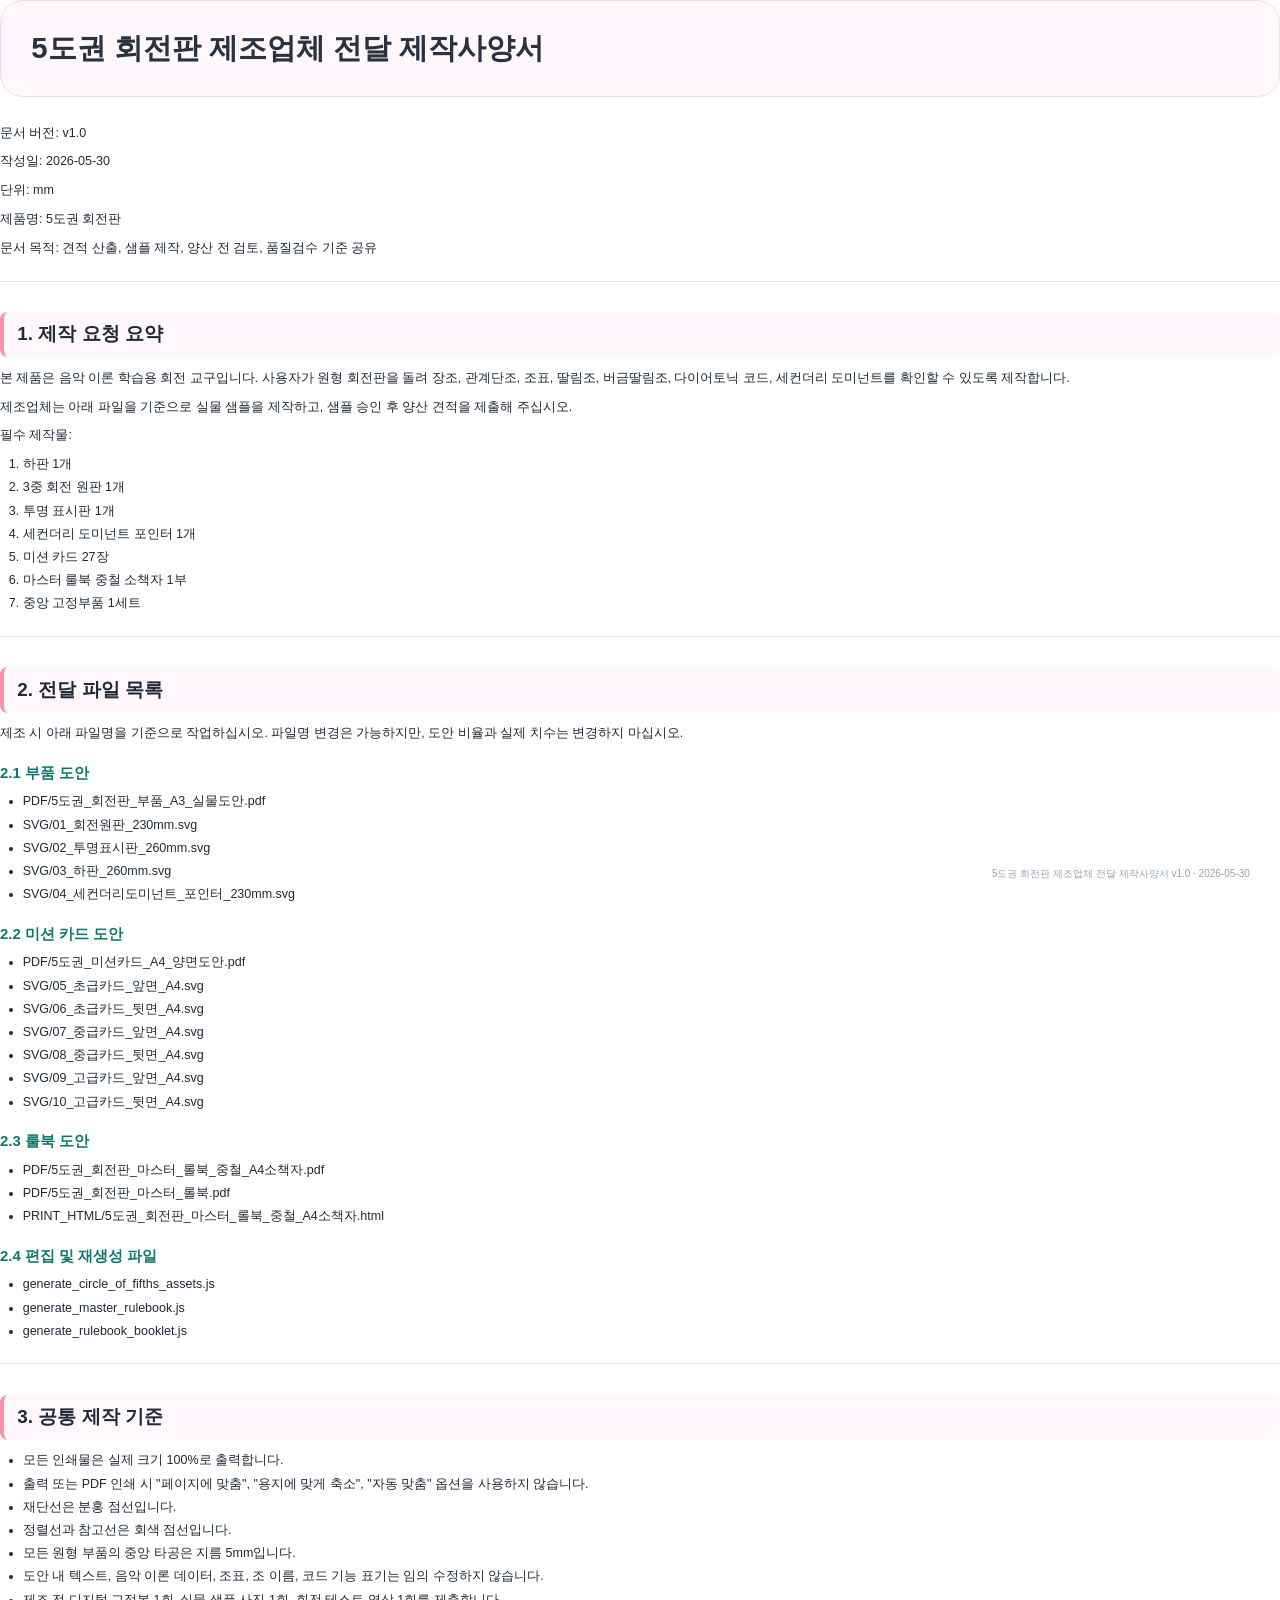
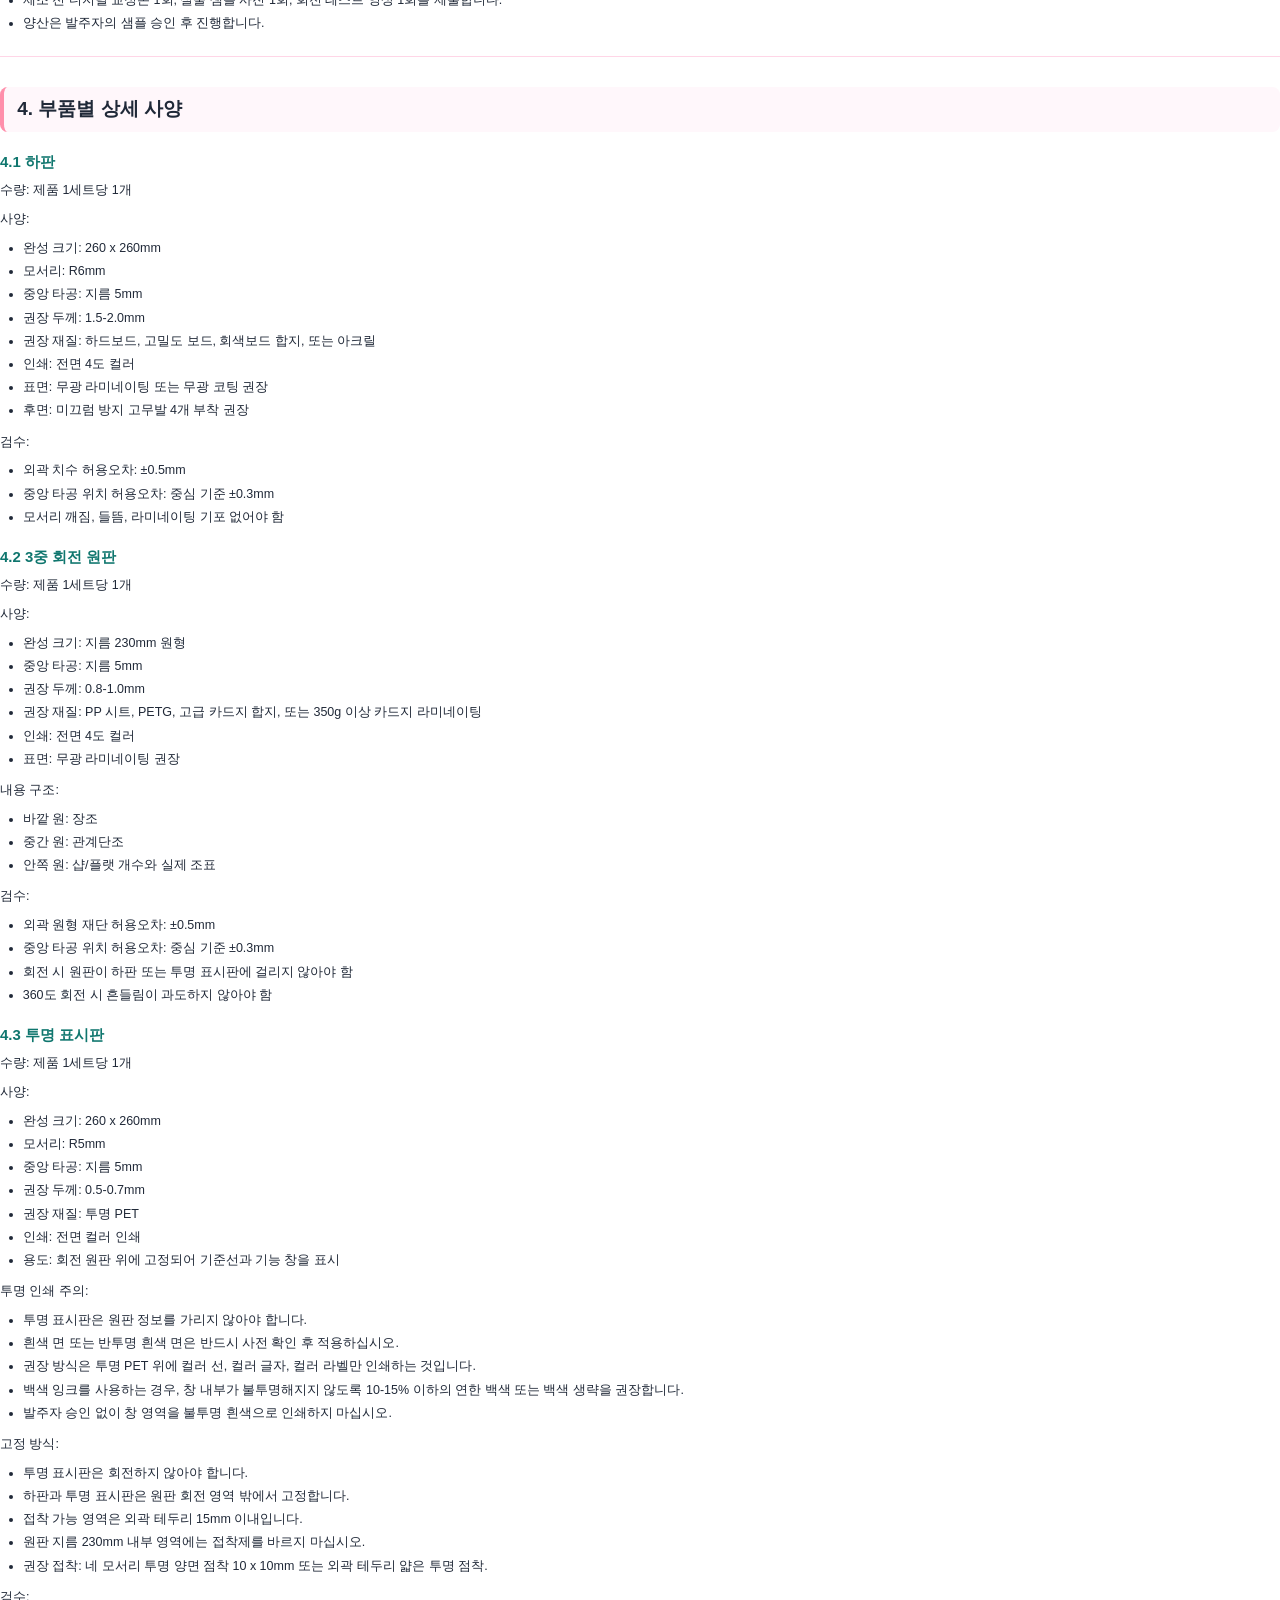
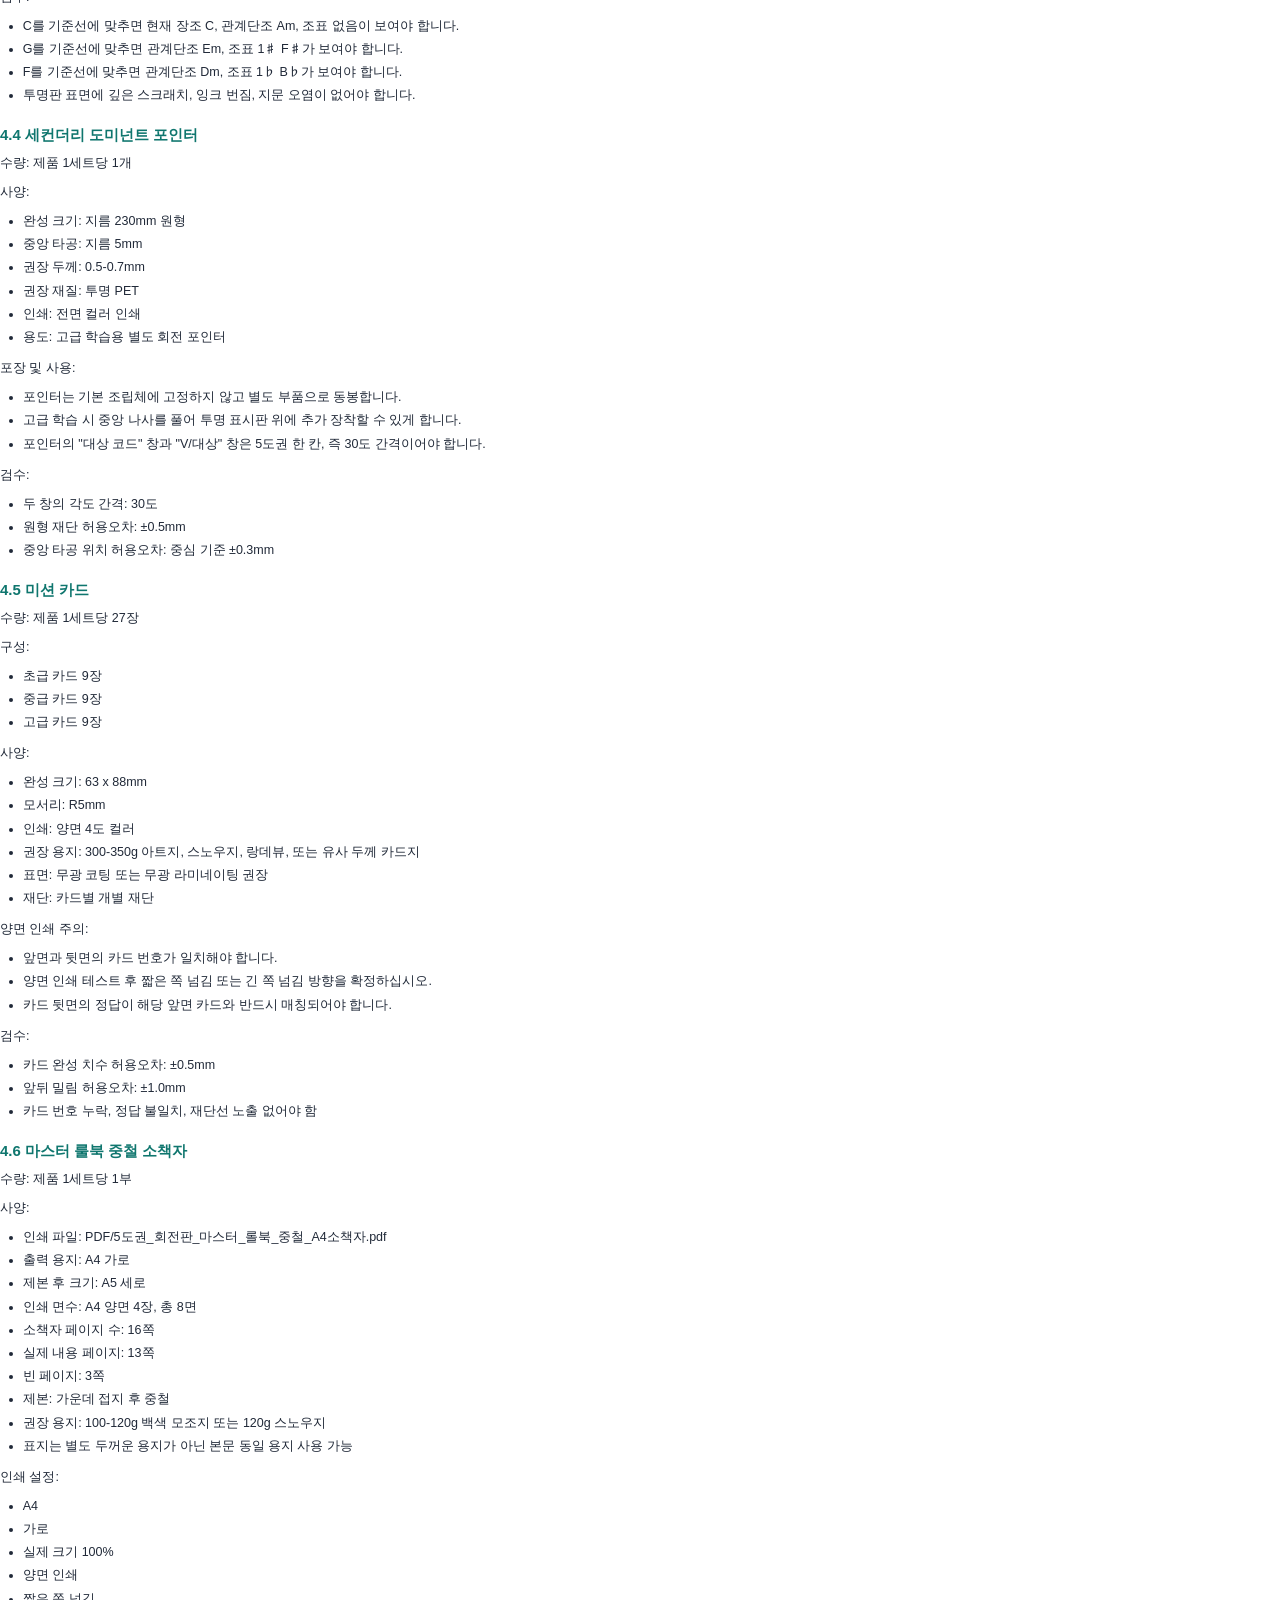
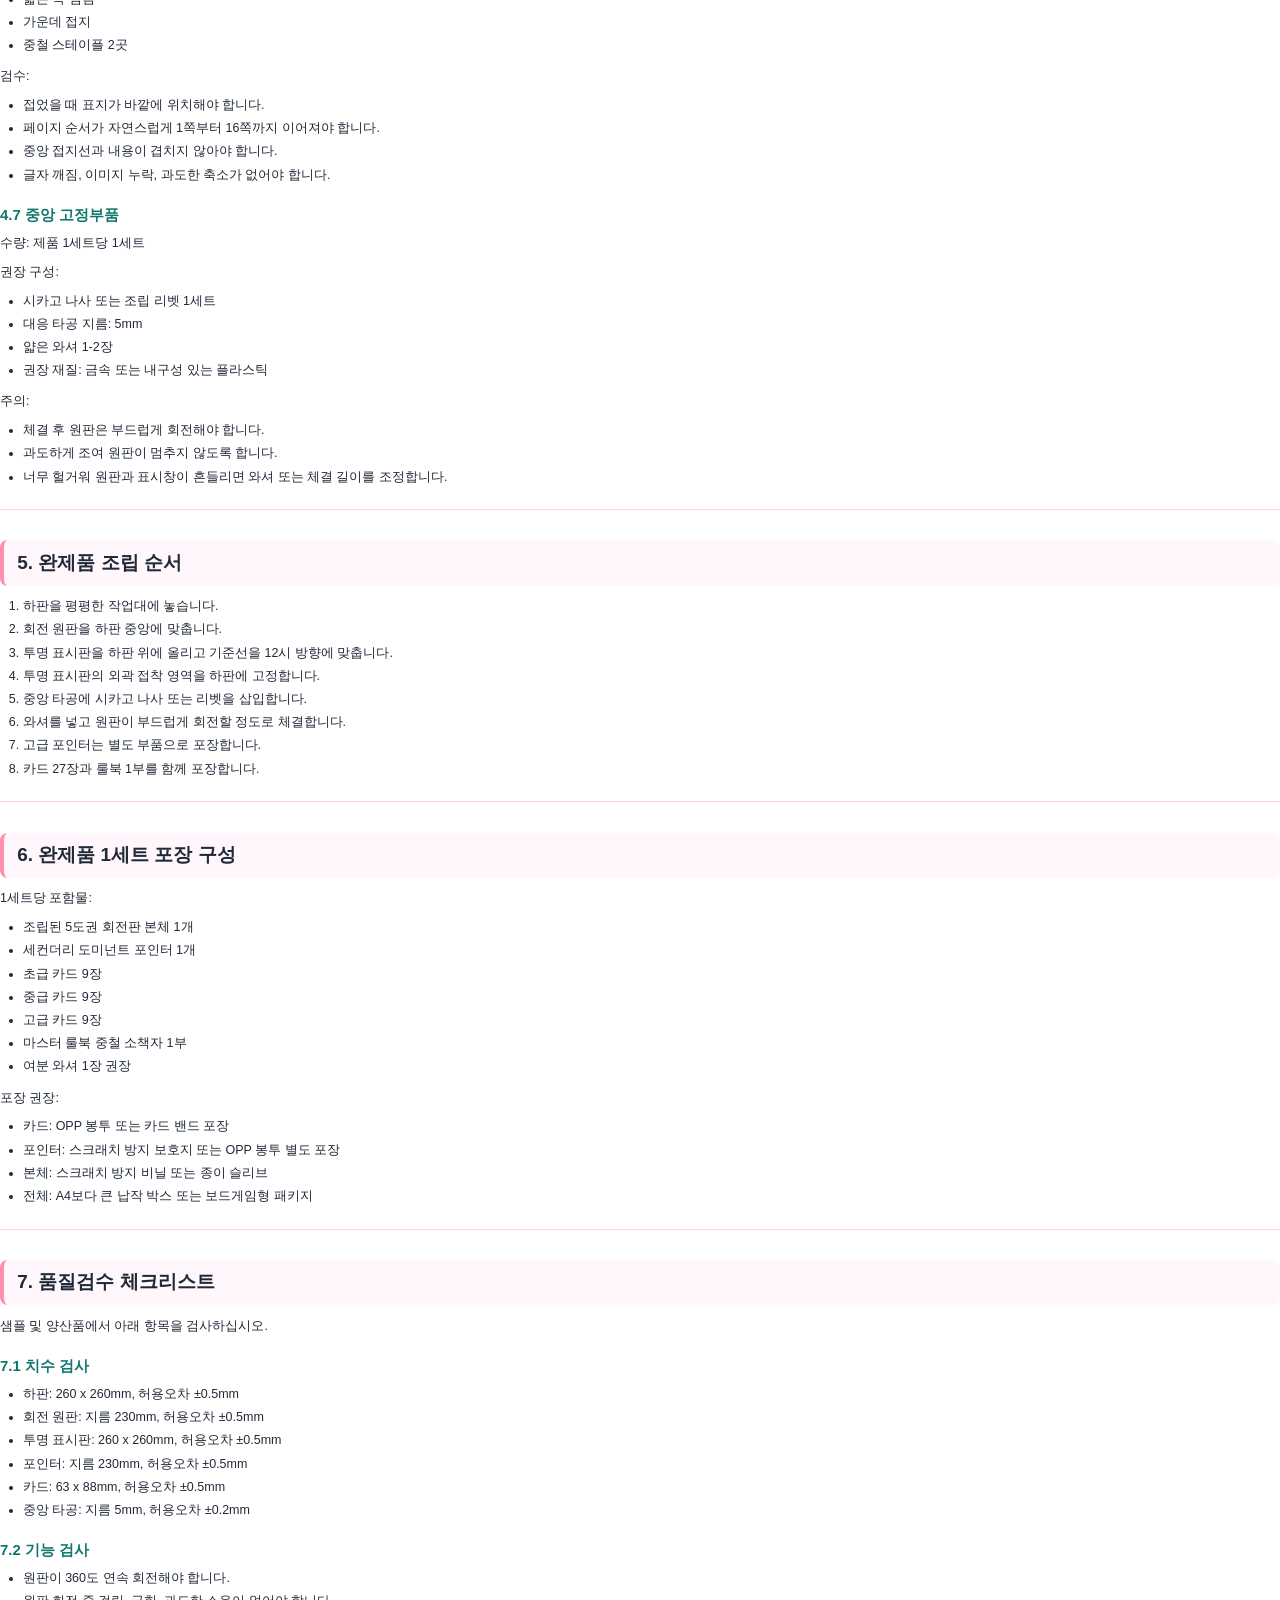
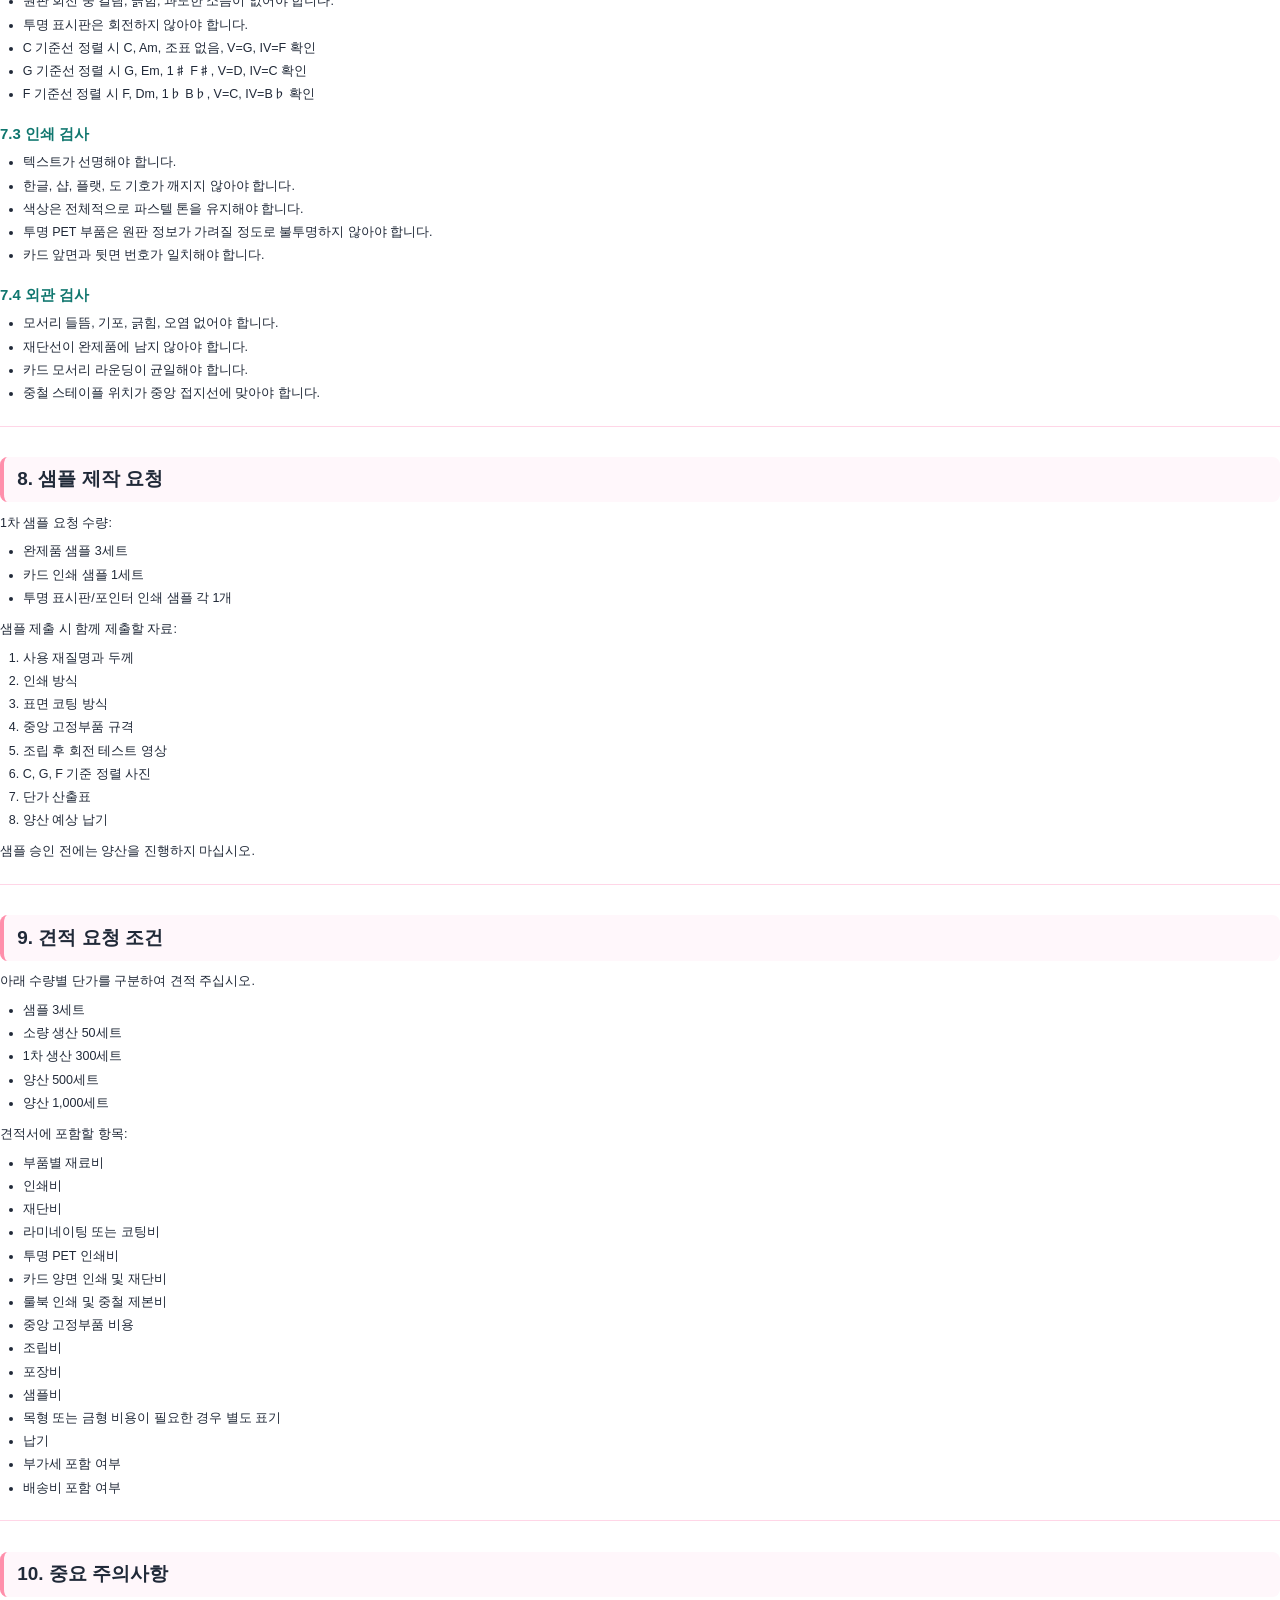
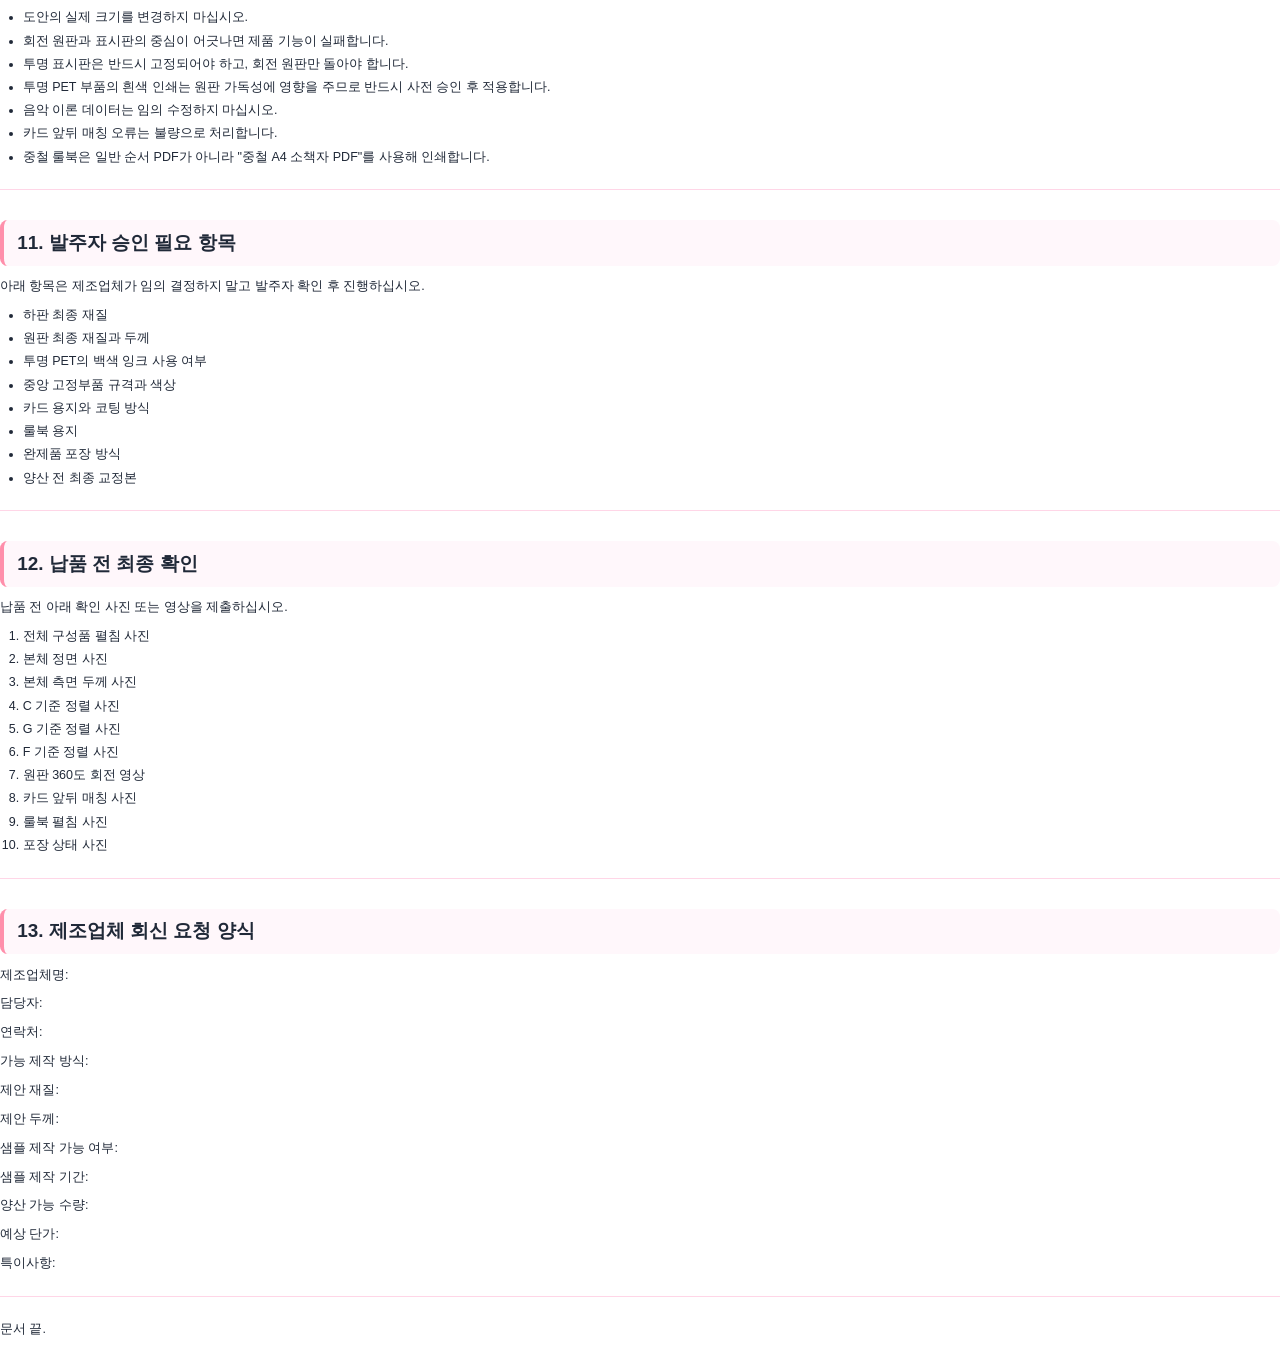
<file: 실물_보드_게임/PRINT_HTML/5도권_회전판_제조업체_전달_제작사양서_v1.0.html>
<!doctype html>
<html lang="ko">
<head>
<meta charset="utf-8">
<title>5도권 회전판 제조업체 전달 제작사양서</title>
<style>
  @page { size: A4; margin: 14mm 13mm; }
  * { box-sizing: border-box; }
  html, body { margin: 0; padding: 0; background: #fff; }
  body {
    font-family: "Malgun Gothic", "Noto Sans KR", Arial, sans-serif;
    color: #202938;
    font-size: 9.4pt;
    line-height: 1.52;
    -webkit-print-color-adjust: exact;
    print-color-adjust: exact;
  }
  h1 {
    font-size: 22pt;
    line-height: 1.18;
    margin: 0 0 7mm;
    padding: 8mm;
    border-radius: 6mm;
    background: #fff7fb;
    border: 0.5mm solid #ffd6e7;
    color: #293241;
  }
  h2 {
    font-size: 14.2pt;
    margin: 8mm 0 3mm;
    padding: 2.2mm 3.5mm;
    border-left: 1.2mm solid #ff8fab;
    background: #fff7fb;
    border-radius: 2mm;
    break-after: avoid;
  }
  h3 {
    font-size: 11.2pt;
    margin: 5mm 0 2mm;
    color: #0f766e;
    break-after: avoid;
  }
  p { margin: 0 0 2.6mm; }
  ul, ol {
    margin: 0 0 3.2mm 6mm;
    padding: 0;
  }
  li { margin-bottom: 1.1mm; }
  hr {
    border: 0;
    border-top: 0.3mm solid #ffd6e7;
    margin: 6mm 0;
  }
  strong { color: #293241; }
  code {
    font-family: Consolas, "Malgun Gothic", monospace;
    background: #f2f8ff;
    padding: 0.3mm 0.8mm;
    border-radius: 1mm;
  }
  h2 + p, h3 + p { break-before: avoid; }
  .watermark {
    position: fixed;
    right: 8mm;
    bottom: 5mm;
    color: #98a2b3;
    font-size: 7.5pt;
  }
</style>
</head>
<body>
<div class="watermark">5도권 회전판 제조업체 전달 제작사양서 v1.0 · 2026-05-30</div>
<h1>5도권 회전판 제조업체 전달 제작사양서</h1>
<p>문서 버전: v1.0<br></p>
<p>작성일: 2026-05-30<br></p>
<p>단위: mm<br></p>
<p>제품명: 5도권 회전판<br></p>
<p>문서 목적: 견적 산출, 샘플 제작, 양산 전 검토, 품질검수 기준 공유</p>
<hr>
<h2>1. 제작 요청 요약</h2>
<p>본 제품은 음악 이론 학습용 회전 교구입니다. 사용자가 원형 회전판을 돌려 장조, 관계단조, 조표, 딸림조, 버금딸림조, 다이어토닉 코드, 세컨더리 도미넌트를 확인할 수 있도록 제작합니다.</p>
<p>제조업체는 아래 파일을 기준으로 실물 샘플을 제작하고, 샘플 승인 후 양산 견적을 제출해 주십시오.</p>
<p>필수 제작물:</p>
<ol>
<li>하판 1개</li>
<li>3중 회전 원판 1개</li>
<li>투명 표시판 1개</li>
<li>세컨더리 도미넌트 포인터 1개</li>
<li>미션 카드 27장</li>
<li>마스터 룰북 중철 소책자 1부</li>
<li>중앙 고정부품 1세트</li>
</ol>
<hr>
<h2>2. 전달 파일 목록</h2>
<p>제조 시 아래 파일명을 기준으로 작업하십시오. 파일명 변경은 가능하지만, 도안 비율과 실제 치수는 변경하지 마십시오.</p>
<h3>2.1 부품 도안</h3>
<ul>
<li>PDF/5도권_회전판_부품_A3_실물도안.pdf</li>
<li>SVG/01_회전원판_230mm.svg</li>
<li>SVG/02_투명표시판_260mm.svg</li>
<li>SVG/03_하판_260mm.svg</li>
<li>SVG/04_세컨더리도미넌트_포인터_230mm.svg</li>
</ul>
<h3>2.2 미션 카드 도안</h3>
<ul>
<li>PDF/5도권_미션카드_A4_양면도안.pdf</li>
<li>SVG/05_초급카드_앞면_A4.svg</li>
<li>SVG/06_초급카드_뒷면_A4.svg</li>
<li>SVG/07_중급카드_앞면_A4.svg</li>
<li>SVG/08_중급카드_뒷면_A4.svg</li>
<li>SVG/09_고급카드_앞면_A4.svg</li>
<li>SVG/10_고급카드_뒷면_A4.svg</li>
</ul>
<h3>2.3 룰북 도안</h3>
<ul>
<li>PDF/5도권_회전판_마스터_롤북_중철_A4소책자.pdf</li>
<li>PDF/5도권_회전판_마스터_롤북.pdf</li>
<li>PRINT_HTML/5도권_회전판_마스터_롤북_중철_A4소책자.html</li>
</ul>
<h3>2.4 편집 및 재생성 파일</h3>
<ul>
<li>generate_circle_of_fifths_assets.js</li>
<li>generate_master_rulebook.js</li>
<li>generate_rulebook_booklet.js</li>
</ul>
<hr>
<h2>3. 공통 제작 기준</h2>
<ul>
<li>모든 인쇄물은 실제 크기 100%로 출력합니다.</li>
<li>출력 또는 PDF 인쇄 시 "페이지에 맞춤", "용지에 맞게 축소", "자동 맞춤" 옵션을 사용하지 않습니다.</li>
<li>재단선은 분홍 점선입니다.</li>
<li>정렬선과 참고선은 회색 점선입니다.</li>
<li>모든 원형 부품의 중앙 타공은 지름 5mm입니다.</li>
<li>도안 내 텍스트, 음악 이론 데이터, 조표, 조 이름, 코드 기능 표기는 임의 수정하지 않습니다.</li>
<li>제조 전 디지털 교정본 1회, 실물 샘플 사진 1회, 회전 테스트 영상 1회를 제출합니다.</li>
<li>양산은 발주자의 샘플 승인 후 진행합니다.</li>
</ul>
<hr>
<h2>4. 부품별 상세 사양</h2>
<h3>4.1 하판</h3>
<p>수량: 제품 1세트당 1개</p>
<p>사양:</p>
<ul>
<li>완성 크기: 260 x 260mm</li>
<li>모서리: R6mm</li>
<li>중앙 타공: 지름 5mm</li>
<li>권장 두께: 1.5-2.0mm</li>
<li>권장 재질: 하드보드, 고밀도 보드, 회색보드 합지, 또는 아크릴</li>
<li>인쇄: 전면 4도 컬러</li>
<li>표면: 무광 라미네이팅 또는 무광 코팅 권장</li>
<li>후면: 미끄럼 방지 고무발 4개 부착 권장</li>
</ul>
<p>검수:</p>
<ul>
<li>외곽 치수 허용오차: ±0.5mm</li>
<li>중앙 타공 위치 허용오차: 중심 기준 ±0.3mm</li>
<li>모서리 깨짐, 들뜸, 라미네이팅 기포 없어야 함</li>
</ul>
<h3>4.2 3중 회전 원판</h3>
<p>수량: 제품 1세트당 1개</p>
<p>사양:</p>
<ul>
<li>완성 크기: 지름 230mm 원형</li>
<li>중앙 타공: 지름 5mm</li>
<li>권장 두께: 0.8-1.0mm</li>
<li>권장 재질: PP 시트, PETG, 고급 카드지 합지, 또는 350g 이상 카드지 라미네이팅</li>
<li>인쇄: 전면 4도 컬러</li>
<li>표면: 무광 라미네이팅 권장</li>
</ul>
<p>내용 구조:</p>
<ul>
<li>바깥 원: 장조</li>
<li>중간 원: 관계단조</li>
<li>안쪽 원: 샵/플랫 개수와 실제 조표</li>
</ul>
<p>검수:</p>
<ul>
<li>외곽 원형 재단 허용오차: ±0.5mm</li>
<li>중앙 타공 위치 허용오차: 중심 기준 ±0.3mm</li>
<li>회전 시 원판이 하판 또는 투명 표시판에 걸리지 않아야 함</li>
<li>360도 회전 시 흔들림이 과도하지 않아야 함</li>
</ul>
<h3>4.3 투명 표시판</h3>
<p>수량: 제품 1세트당 1개</p>
<p>사양:</p>
<ul>
<li>완성 크기: 260 x 260mm</li>
<li>모서리: R5mm</li>
<li>중앙 타공: 지름 5mm</li>
<li>권장 두께: 0.5-0.7mm</li>
<li>권장 재질: 투명 PET</li>
<li>인쇄: 전면 컬러 인쇄</li>
<li>용도: 회전 원판 위에 고정되어 기준선과 기능 창을 표시</li>
</ul>
<p>투명 인쇄 주의:</p>
<ul>
<li>투명 표시판은 원판 정보를 가리지 않아야 합니다.</li>
<li>흰색 면 또는 반투명 흰색 면은 반드시 사전 확인 후 적용하십시오.</li>
<li>권장 방식은 투명 PET 위에 컬러 선, 컬러 글자, 컬러 라벨만 인쇄하는 것입니다.</li>
<li>백색 잉크를 사용하는 경우, 창 내부가 불투명해지지 않도록 10-15% 이하의 연한 백색 또는 백색 생략을 권장합니다.</li>
<li>발주자 승인 없이 창 영역을 불투명 흰색으로 인쇄하지 마십시오.</li>
</ul>
<p>고정 방식:</p>
<ul>
<li>투명 표시판은 회전하지 않아야 합니다.</li>
<li>하판과 투명 표시판은 원판 회전 영역 밖에서 고정합니다.</li>
<li>접착 가능 영역은 외곽 테두리 15mm 이내입니다.</li>
<li>원판 지름 230mm 내부 영역에는 접착제를 바르지 마십시오.</li>
<li>권장 접착: 네 모서리 투명 양면 점착 10 x 10mm 또는 외곽 테두리 얇은 투명 점착.</li>
</ul>
<p>검수:</p>
<ul>
<li>C를 기준선에 맞추면 현재 장조 C, 관계단조 Am, 조표 없음이 보여야 합니다.</li>
<li>G를 기준선에 맞추면 관계단조 Em, 조표 1♯ F♯가 보여야 합니다.</li>
<li>F를 기준선에 맞추면 관계단조 Dm, 조표 1♭ B♭가 보여야 합니다.</li>
<li>투명판 표면에 깊은 스크래치, 잉크 번짐, 지문 오염이 없어야 합니다.</li>
</ul>
<h3>4.4 세컨더리 도미넌트 포인터</h3>
<p>수량: 제품 1세트당 1개</p>
<p>사양:</p>
<ul>
<li>완성 크기: 지름 230mm 원형</li>
<li>중앙 타공: 지름 5mm</li>
<li>권장 두께: 0.5-0.7mm</li>
<li>권장 재질: 투명 PET</li>
<li>인쇄: 전면 컬러 인쇄</li>
<li>용도: 고급 학습용 별도 회전 포인터</li>
</ul>
<p>포장 및 사용:</p>
<ul>
<li>포인터는 기본 조립체에 고정하지 않고 별도 부품으로 동봉합니다.</li>
<li>고급 학습 시 중앙 나사를 풀어 투명 표시판 위에 추가 장착할 수 있게 합니다.</li>
<li>포인터의 "대상 코드" 창과 "V/대상" 창은 5도권 한 칸, 즉 30도 간격이어야 합니다.</li>
</ul>
<p>검수:</p>
<ul>
<li>두 창의 각도 간격: 30도</li>
<li>원형 재단 허용오차: ±0.5mm</li>
<li>중앙 타공 위치 허용오차: 중심 기준 ±0.3mm</li>
</ul>
<h3>4.5 미션 카드</h3>
<p>수량: 제품 1세트당 27장</p>
<p>구성:</p>
<ul>
<li>초급 카드 9장</li>
<li>중급 카드 9장</li>
<li>고급 카드 9장</li>
</ul>
<p>사양:</p>
<ul>
<li>완성 크기: 63 x 88mm</li>
<li>모서리: R5mm</li>
<li>인쇄: 양면 4도 컬러</li>
<li>권장 용지: 300-350g 아트지, 스노우지, 랑데뷰, 또는 유사 두께 카드지</li>
<li>표면: 무광 코팅 또는 무광 라미네이팅 권장</li>
<li>재단: 카드별 개별 재단</li>
</ul>
<p>양면 인쇄 주의:</p>
<ul>
<li>앞면과 뒷면의 카드 번호가 일치해야 합니다.</li>
<li>양면 인쇄 테스트 후 짧은 쪽 넘김 또는 긴 쪽 넘김 방향을 확정하십시오.</li>
<li>카드 뒷면의 정답이 해당 앞면 카드와 반드시 매칭되어야 합니다.</li>
</ul>
<p>검수:</p>
<ul>
<li>카드 완성 치수 허용오차: ±0.5mm</li>
<li>앞뒤 밀림 허용오차: ±1.0mm</li>
<li>카드 번호 누락, 정답 불일치, 재단선 노출 없어야 함</li>
</ul>
<h3>4.6 마스터 룰북 중철 소책자</h3>
<p>수량: 제품 1세트당 1부</p>
<p>사양:</p>
<ul>
<li>인쇄 파일: PDF/5도권_회전판_마스터_롤북_중철_A4소책자.pdf</li>
<li>출력 용지: A4 가로</li>
<li>제본 후 크기: A5 세로</li>
<li>인쇄 면수: A4 양면 4장, 총 8면</li>
<li>소책자 페이지 수: 16쪽</li>
<li>실제 내용 페이지: 13쪽</li>
<li>빈 페이지: 3쪽</li>
<li>제본: 가운데 접지 후 중철</li>
<li>권장 용지: 100-120g 백색 모조지 또는 120g 스노우지</li>
<li>표지는 별도 두꺼운 용지가 아닌 본문 동일 용지 사용 가능</li>
</ul>
<p>인쇄 설정:</p>
<ul>
<li>A4</li>
<li>가로</li>
<li>실제 크기 100%</li>
<li>양면 인쇄</li>
<li>짧은 쪽 넘김</li>
<li>가운데 접지</li>
<li>중철 스테이플 2곳</li>
</ul>
<p>검수:</p>
<ul>
<li>접었을 때 표지가 바깥에 위치해야 합니다.</li>
<li>페이지 순서가 자연스럽게 1쪽부터 16쪽까지 이어져야 합니다.</li>
<li>중앙 접지선과 내용이 겹치지 않아야 합니다.</li>
<li>글자 깨짐, 이미지 누락, 과도한 축소가 없어야 합니다.</li>
</ul>
<h3>4.7 중앙 고정부품</h3>
<p>수량: 제품 1세트당 1세트</p>
<p>권장 구성:</p>
<ul>
<li>시카고 나사 또는 조립 리벳 1세트</li>
<li>대응 타공 지름: 5mm</li>
<li>얇은 와셔 1-2장</li>
<li>권장 재질: 금속 또는 내구성 있는 플라스틱</li>
</ul>
<p>주의:</p>
<ul>
<li>체결 후 원판은 부드럽게 회전해야 합니다.</li>
<li>과도하게 조여 원판이 멈추지 않도록 합니다.</li>
<li>너무 헐거워 원판과 표시창이 흔들리면 와셔 또는 체결 길이를 조정합니다.</li>
</ul>
<hr>
<h2>5. 완제품 조립 순서</h2>
<ol>
<li>하판을 평평한 작업대에 놓습니다.</li>
<li>회전 원판을 하판 중앙에 맞춥니다.</li>
<li>투명 표시판을 하판 위에 올리고 기준선을 12시 방향에 맞춥니다.</li>
<li>투명 표시판의 외곽 접착 영역을 하판에 고정합니다.</li>
<li>중앙 타공에 시카고 나사 또는 리벳을 삽입합니다.</li>
<li>와셔를 넣고 원판이 부드럽게 회전할 정도로 체결합니다.</li>
<li>고급 포인터는 별도 부품으로 포장합니다.</li>
<li>카드 27장과 룰북 1부를 함께 포장합니다.</li>
</ol>
<hr>
<h2>6. 완제품 1세트 포장 구성</h2>
<p>1세트당 포함물:</p>
<ul>
<li>조립된 5도권 회전판 본체 1개</li>
<li>세컨더리 도미넌트 포인터 1개</li>
<li>초급 카드 9장</li>
<li>중급 카드 9장</li>
<li>고급 카드 9장</li>
<li>마스터 룰북 중철 소책자 1부</li>
<li>여분 와셔 1장 권장</li>
</ul>
<p>포장 권장:</p>
<ul>
<li>카드: OPP 봉투 또는 카드 밴드 포장</li>
<li>포인터: 스크래치 방지 보호지 또는 OPP 봉투 별도 포장</li>
<li>본체: 스크래치 방지 비닐 또는 종이 슬리브</li>
<li>전체: A4보다 큰 납작 박스 또는 보드게임형 패키지</li>
</ul>
<hr>
<h2>7. 품질검수 체크리스트</h2>
<p>샘플 및 양산품에서 아래 항목을 검사하십시오.</p>
<h3>7.1 치수 검사</h3>
<ul>
<li>하판: 260 x 260mm, 허용오차 ±0.5mm</li>
<li>회전 원판: 지름 230mm, 허용오차 ±0.5mm</li>
<li>투명 표시판: 260 x 260mm, 허용오차 ±0.5mm</li>
<li>포인터: 지름 230mm, 허용오차 ±0.5mm</li>
<li>카드: 63 x 88mm, 허용오차 ±0.5mm</li>
<li>중앙 타공: 지름 5mm, 허용오차 ±0.2mm</li>
</ul>
<h3>7.2 기능 검사</h3>
<ul>
<li>원판이 360도 연속 회전해야 합니다.</li>
<li>원판 회전 중 걸림, 긁힘, 과도한 소음이 없어야 합니다.</li>
<li>투명 표시판은 회전하지 않아야 합니다.</li>
<li>C 기준선 정렬 시 C, Am, 조표 없음, V=G, IV=F 확인</li>
<li>G 기준선 정렬 시 G, Em, 1♯ F♯, V=D, IV=C 확인</li>
<li>F 기준선 정렬 시 F, Dm, 1♭ B♭, V=C, IV=B♭ 확인</li>
</ul>
<h3>7.3 인쇄 검사</h3>
<ul>
<li>텍스트가 선명해야 합니다.</li>
<li>한글, 샵, 플랫, 도 기호가 깨지지 않아야 합니다.</li>
<li>색상은 전체적으로 파스텔 톤을 유지해야 합니다.</li>
<li>투명 PET 부품은 원판 정보가 가려질 정도로 불투명하지 않아야 합니다.</li>
<li>카드 앞면과 뒷면 번호가 일치해야 합니다.</li>
</ul>
<h3>7.4 외관 검사</h3>
<ul>
<li>모서리 들뜸, 기포, 긁힘, 오염 없어야 합니다.</li>
<li>재단선이 완제품에 남지 않아야 합니다.</li>
<li>카드 모서리 라운딩이 균일해야 합니다.</li>
<li>중철 스테이플 위치가 중앙 접지선에 맞아야 합니다.</li>
</ul>
<hr>
<h2>8. 샘플 제작 요청</h2>
<p>1차 샘플 요청 수량:</p>
<ul>
<li>완제품 샘플 3세트</li>
<li>카드 인쇄 샘플 1세트</li>
<li>투명 표시판/포인터 인쇄 샘플 각 1개</li>
</ul>
<p>샘플 제출 시 함께 제출할 자료:</p>
<ol>
<li>사용 재질명과 두께</li>
<li>인쇄 방식</li>
<li>표면 코팅 방식</li>
<li>중앙 고정부품 규격</li>
<li>조립 후 회전 테스트 영상</li>
<li>C, G, F 기준 정렬 사진</li>
<li>단가 산출표</li>
<li>양산 예상 납기</li>
</ol>
<p>샘플 승인 전에는 양산을 진행하지 마십시오.</p>
<hr>
<h2>9. 견적 요청 조건</h2>
<p>아래 수량별 단가를 구분하여 견적 주십시오.</p>
<ul>
<li>샘플 3세트</li>
<li>소량 생산 50세트</li>
<li>1차 생산 300세트</li>
<li>양산 500세트</li>
<li>양산 1,000세트</li>
</ul>
<p>견적서에 포함할 항목:</p>
<ul>
<li>부품별 재료비</li>
<li>인쇄비</li>
<li>재단비</li>
<li>라미네이팅 또는 코팅비</li>
<li>투명 PET 인쇄비</li>
<li>카드 양면 인쇄 및 재단비</li>
<li>룰북 인쇄 및 중철 제본비</li>
<li>중앙 고정부품 비용</li>
<li>조립비</li>
<li>포장비</li>
<li>샘플비</li>
<li>목형 또는 금형 비용이 필요한 경우 별도 표기</li>
<li>납기</li>
<li>부가세 포함 여부</li>
<li>배송비 포함 여부</li>
</ul>
<hr>
<h2>10. 중요 주의사항</h2>
<ul>
<li>도안의 실제 크기를 변경하지 마십시오.</li>
<li>회전 원판과 표시판의 중심이 어긋나면 제품 기능이 실패합니다.</li>
<li>투명 표시판은 반드시 고정되어야 하고, 회전 원판만 돌아야 합니다.</li>
<li>투명 PET 부품의 흰색 인쇄는 원판 가독성에 영향을 주므로 반드시 사전 승인 후 적용합니다.</li>
<li>음악 이론 데이터는 임의 수정하지 마십시오.</li>
<li>카드 앞뒤 매칭 오류는 불량으로 처리합니다.</li>
<li>중철 룰북은 일반 순서 PDF가 아니라 "중철 A4 소책자 PDF"를 사용해 인쇄합니다.</li>
</ul>
<hr>
<h2>11. 발주자 승인 필요 항목</h2>
<p>아래 항목은 제조업체가 임의 결정하지 말고 발주자 확인 후 진행하십시오.</p>
<ul>
<li>하판 최종 재질</li>
<li>원판 최종 재질과 두께</li>
<li>투명 PET의 백색 잉크 사용 여부</li>
<li>중앙 고정부품 규격과 색상</li>
<li>카드 용지와 코팅 방식</li>
<li>룰북 용지</li>
<li>완제품 포장 방식</li>
<li>양산 전 최종 교정본</li>
</ul>
<hr>
<h2>12. 납품 전 최종 확인</h2>
<p>납품 전 아래 확인 사진 또는 영상을 제출하십시오.</p>
<ol>
<li>전체 구성품 펼침 사진</li>
<li>본체 정면 사진</li>
<li>본체 측면 두께 사진</li>
<li>C 기준 정렬 사진</li>
<li>G 기준 정렬 사진</li>
<li>F 기준 정렬 사진</li>
<li>원판 360도 회전 영상</li>
<li>카드 앞뒤 매칭 사진</li>
<li>룰북 펼침 사진</li>
<li>포장 상태 사진</li>
</ol>
<hr>
<h2>13. 제조업체 회신 요청 양식</h2>
<p>제조업체명:</p>
<p>담당자:</p>
<p>연락처:</p>
<p>가능 제작 방식:</p>
<p>제안 재질:</p>
<p>제안 두께:</p>
<p>샘플 제작 가능 여부:</p>
<p>샘플 제작 기간:</p>
<p>양산 가능 수량:</p>
<p>예상 단가:</p>
<p>특이사항:</p>
<hr>
<p>문서 끝.</p>
</body>
</html>
</file>
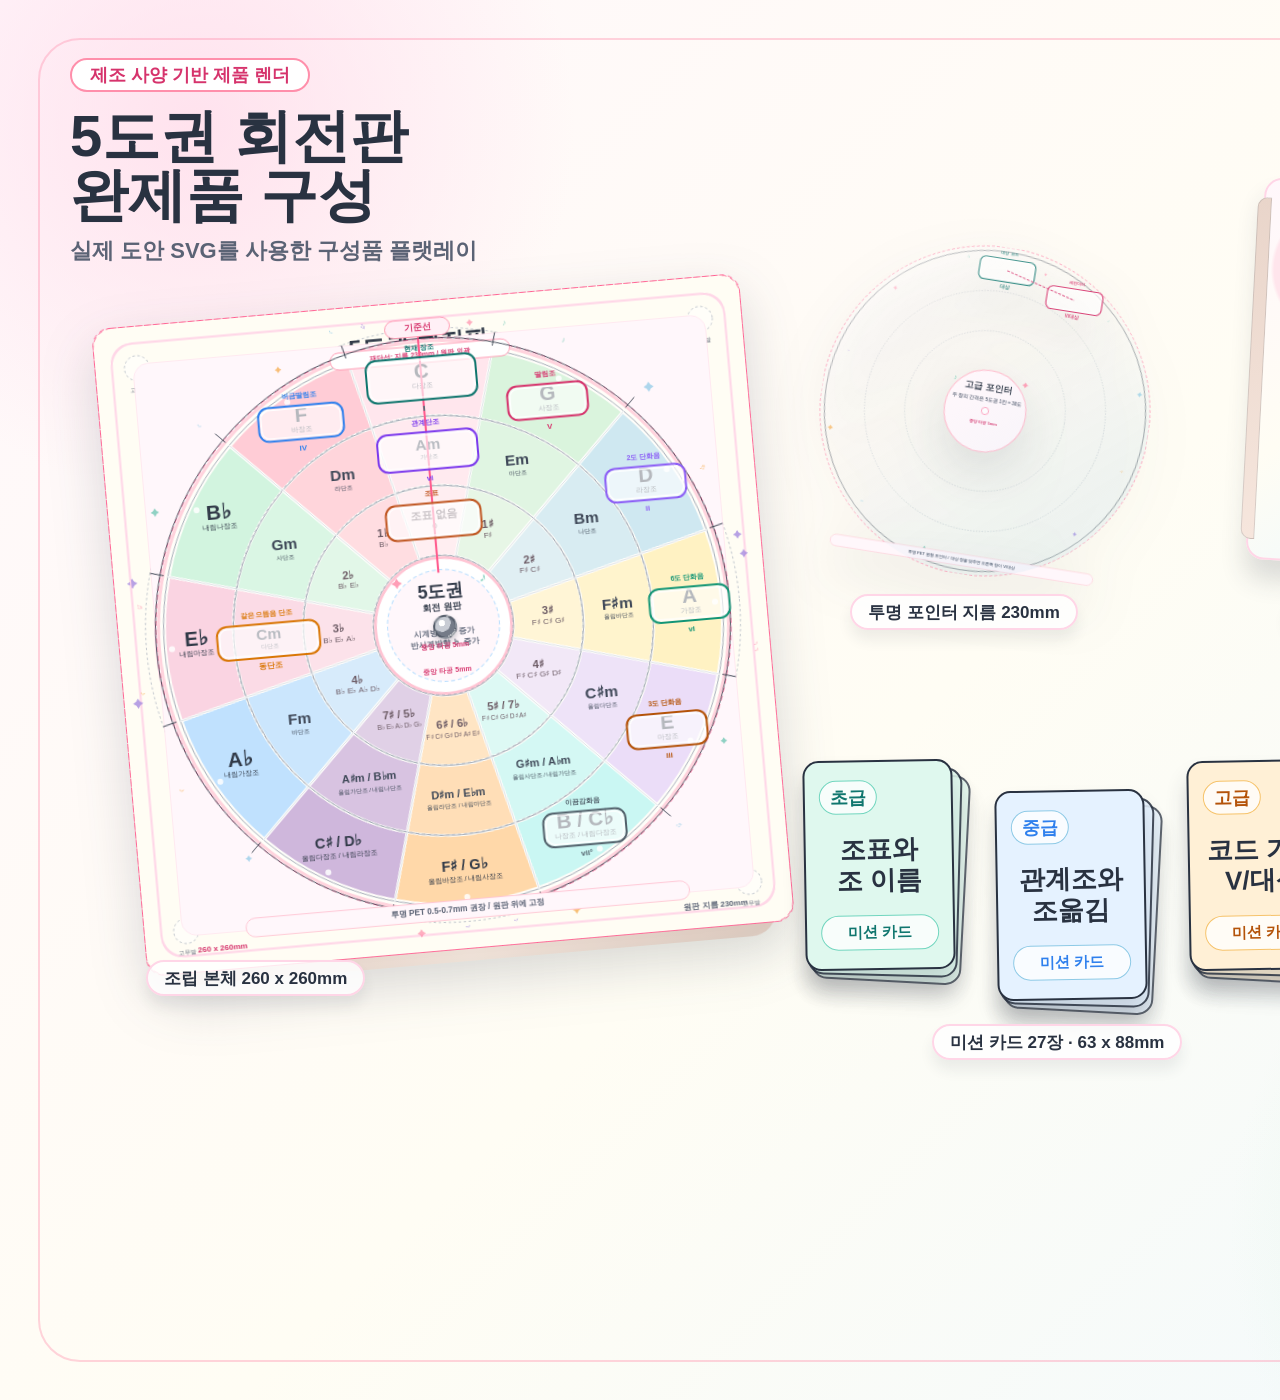
<file: 실물_보드_게임/PRINT_HTML/5도권_회전판_제품_이미지_구성품_플랫레이.html>
<!doctype html>
<html lang="ko">
<head>
<meta charset="utf-8">
<title>5도권 회전판 실물 제품 구성품 이미지</title>
<style>
  * { box-sizing: border-box; }
  html, body {
    margin: 0;
    width: 100%;
    height: 100%;
    background: #fffaf3;
    font-family: "Malgun Gothic", "Noto Sans KR", Arial, sans-serif;
    color: #293241;
    -webkit-font-smoothing: antialiased;
  }
  .scene {
    position: relative;
    overflow: hidden;
    background:
      radial-gradient(circle at 10% 9%, rgba(255, 214, 231, 0.65), transparent 17%),
      radial-gradient(circle at 91% 16%, rgba(205, 231, 240, 0.78), transparent 18%),
      radial-gradient(circle at 82% 88%, rgba(216, 243, 220, 0.82), transparent 20%),
      linear-gradient(135deg, #fff7fb 0%, #fffdf4 48%, #eef8ff 100%);
  }
  .scene::before {
    content: "";
    position: absolute;
    inset: 38px;
    border: 2px solid rgba(255, 143, 171, 0.38);
    border-radius: 42px;
    pointer-events: none;
  }
  .title {
    position: absolute;
    left: 70px;
    top: 58px;
    z-index: 20;
  }
  .title h1 {
    margin: 0 0 12px;
    font-size: 58px;
    line-height: 1.02;
    letter-spacing: 0;
  }
  .title p {
    margin: 0;
    font-size: 22px;
    color: #5b6375;
    font-weight: 700;
  }
  .badge {
    display: inline-flex;
    align-items: center;
    justify-content: center;
    height: 34px;
    padding: 0 18px;
    margin-bottom: 14px;
    border-radius: 999px;
    background: #fff;
    border: 2px solid #ff8fab;
    color: #d6336c;
    font-weight: 900;
    font-size: 18px;
  }
  .shadow {
    filter: drop-shadow(0 20px 26px rgba(41, 50, 65, 0.18));
  }
  .assembled-board {
    position: absolute;
    width: 650px;
    height: 650px;
    transform-style: preserve-3d;
  }
  .assembled-board .board-layer {
    position: absolute;
    inset: 0;
    width: 650px;
    height: 650px;
  }
  .assembled-board .wheel-layer {
    position: absolute;
    width: 575px;
    height: 575px;
    left: 37.5px;
    top: 37.5px;
  }
  .assembled-board .overlay-layer {
    position: absolute;
    inset: 0;
    width: 650px;
    height: 650px;
  }
  .assembled-board::after {
    content: "";
    position: absolute;
    left: 315px;
    top: 315px;
    width: 20px;
    height: 20px;
    border-radius: 50%;
    background: radial-gradient(circle at 35% 30%, #ffffff 0 16%, #c8ccd4 17% 45%, #747b88 46% 75%, #ffffff 76% 100%);
    border: 2px solid rgba(41, 50, 65, 0.42);
    box-shadow: 0 3px 5px rgba(41, 50, 65, 0.22);
  }
  .edge-thickness {
    position: absolute;
    left: 18px;
    right: 18px;
    bottom: -12px;
    height: 26px;
    border-radius: 0 0 26px 26px;
    background: linear-gradient(90deg, #dfc8bd, #f1e0d7, #d8c1b6);
    opacity: 0.82;
    filter: blur(0.1px);
  }
  .pointer {
    position: absolute;
    width: 330px;
    height: 330px;
    border-radius: 50%;
  }
  .pointer img {
    width: 100%;
    height: 100%;
  }
  .pointer::after {
    content: "";
    position: absolute;
    inset: 0;
    border-radius: 50%;
    background: linear-gradient(140deg, rgba(255,255,255,0.52), rgba(255,255,255,0.08) 40%, rgba(141, 202, 230, 0.16));
    pointer-events: none;
  }
  .card-stack {
    position: absolute;
    width: 162px;
    height: 226px;
  }
  .card-stack .card {
    position: absolute;
    width: 150px;
    height: 210px;
    left: 0;
    top: 0;
    border-radius: 16px;
    border: 2px solid #293241;
    box-shadow: 0 16px 22px rgba(41, 50, 65, 0.16);
    display: flex;
    flex-direction: column;
    justify-content: space-between;
    padding: 18px 14px;
    overflow: hidden;
  }
  .card-stack .card:nth-child(1) { transform: translate(12px, 12px) rotate(3deg); opacity: 0.74; }
  .card-stack .card:nth-child(2) { transform: translate(6px, 6px) rotate(1.5deg); opacity: 0.86; }
  .card-stack .card:nth-child(3) { transform: translate(0, 0) rotate(-1deg); }
  .card .level {
    align-self: flex-start;
    padding: 4px 10px;
    border-radius: 999px;
    background: rgba(255,255,255,0.76);
    font-weight: 900;
    font-size: 18px;
  }
  .card .mission {
    font-size: 26px;
    line-height: 1.18;
    font-weight: 900;
    text-align: center;
  }
  .card .foot {
    border-radius: 999px;
    background: rgba(255,255,255,0.78);
    padding: 7px 8px;
    text-align: center;
    font-size: 15px;
    font-weight: 800;
  }
  .mint .card { background: #dff8ee; }
  .mint .level, .mint .foot { color: #0f766e; border: 1px solid #72d6bf; }
  .blue .card { background: #e5f2ff; }
  .blue .level, .blue .foot { color: #2f80ed; border: 1px solid #8ecae6; }
  .honey .card { background: #fff0d6; }
  .honey .level, .honey .foot { color: #b45309; border: 1px solid #f6c36b; }
  .booklet {
    position: absolute;
    width: 270px;
    height: 382px;
    border-radius: 18px;
    background:
      radial-gradient(circle at 28% 23%, #ffe5ec 0 18%, transparent 19%),
      radial-gradient(circle at 82% 24%, #d8f3dc 0 14%, transparent 15%),
      linear-gradient(145deg, #fff7fb, #fffdf4 50%, #eaf8ff);
    border: 2px solid #ffd6e7;
    box-shadow: 0 20px 26px rgba(41, 50, 65, 0.16);
    padding: 26px 24px;
  }
  .booklet::before {
    content: "";
    position: absolute;
    left: -8px;
    top: 18px;
    bottom: 18px;
    width: 12px;
    border-radius: 10px 0 0 10px;
    background: linear-gradient(#e9d5ca, #f6e6dd);
    border: 1px solid rgba(41, 50, 65, 0.14);
  }
  .booklet .small-badge {
    display: inline-block;
    border-radius: 999px;
    background: #fff;
    border: 1.5px solid #ff8fab;
    color: #d6336c;
    font-weight: 900;
    padding: 6px 12px;
    font-size: 13px;
  }
  .booklet h2 {
    margin: 18px 0 0;
    font-size: 42px;
    line-height: 1.05;
  }
  .booklet p {
    margin-top: 15px;
    color: #5b6375;
    font-weight: 700;
    line-height: 1.48;
    font-size: 17px;
  }
  .booklet .mini-wheel {
    position: absolute;
    width: 122px;
    height: 122px;
    right: 20px;
    bottom: 18px;
  }
  .hardware {
    position: absolute;
    width: 220px;
    height: 108px;
    border-radius: 22px;
    background: rgba(255,255,255,0.62);
    border: 2px solid rgba(255, 214, 231, 0.9);
    box-shadow: 0 16px 24px rgba(41, 50, 65, 0.12);
    display: flex;
    align-items: center;
    justify-content: center;
    gap: 18px;
  }
  .screw, .washer {
    border-radius: 50%;
    background: radial-gradient(circle at 35% 28%, #fff 0 14%, #d7dbe3 15% 42%, #858c99 43% 74%, #f7f9fb 75% 100%);
    border: 2px solid #747b88;
    box-shadow: 0 7px 10px rgba(41, 50, 65, 0.18);
  }
  .screw { width: 54px; height: 54px; }
  .washer {
    width: 62px;
    height: 62px;
    background:
      radial-gradient(circle, transparent 0 28%, #f8fafc 29% 38%, #c8ccd4 39% 66%, #8a929e 67% 100%);
  }
  .label {
    position: absolute;
    display: inline-flex;
    align-items: center;
    min-height: 36px;
    padding: 0 16px;
    border-radius: 999px;
    background: rgba(255,255,255,0.84);
    border: 2px solid #ffd6e7;
    font-size: 17px;
    font-weight: 900;
    color: #293241;
    box-shadow: 0 10px 14px rgba(41, 50, 65, 0.08);
    z-index: 15;
  }
  .spec-list {
    position: absolute;
    right: 72px;
    bottom: 62px;
    width: 472px;
    border-radius: 28px;
    padding: 26px 30px;
    background: rgba(255,255,255,0.78);
    border: 2px solid rgba(255, 214, 231, 0.92);
    box-shadow: 0 18px 28px rgba(41, 50, 65, 0.10);
  }
  .spec-list h3 {
    margin: 0 0 13px;
    font-size: 25px;
  }
  .spec-list ul {
    margin: 0;
    padding-left: 22px;
    color: #5b6375;
    font-weight: 700;
    font-size: 18px;
    line-height: 1.52;
  }
</style>
</head>
<body>
<main class="scene" style="width:2000px;height:1400px;">
  <div class="title">
    <div class="badge">제조 사양 기반 제품 렌더</div>
    <h1>5도권 회전판<br>완제품 구성</h1>
    <p>실제 도안 SVG를 사용한 구성품 플랫레이</p>
  </div>

  <div class="assembled-board shadow" style="left:118px;top:300px;transform:rotate(-5deg);">
  <div class="edge-thickness"></div>
  <img class="board-layer" src="../SVG/03_하판_260mm.svg" alt="260mm 하판">
  <img class="wheel-layer" src="../SVG/01_회전원판_230mm.svg" alt="230mm 회전 원판">
  <img class="overlay-layer" src="../SVG/02_투명표시판_260mm.svg" alt="260mm 투명 표시판">
</div>
  <div class="label" style="left:146px;top:960px;">조립 본체 260 x 260mm</div>

  <div class="pointer shadow" style="left:820px;top:246px;transform:rotate(9deg);">
    <img src="../SVG/04_세컨더리도미넌트_포인터_230mm.svg" alt="세컨더리 도미넌트 포인터">
  </div>
  <div class="label" style="left:850px;top:594px;">투명 포인터 지름 230mm</div>

  <div class="booklet" style="left:1255px;top:184px;transform:rotate(3deg);">
    <span class="small-badge">중철 소책자</span>
    <h2>5도권<br>회전판</h2>
    <p>마스터 룰북<br>A5 세로 · 16쪽</p>
    <img class="mini-wheel" src="../SVG/01_회전원판_230mm.svg" alt="미니 원판">
  </div>
  <div class="label" style="left:1286px;top:595px;">마스터 룰북 A5 중철</div>

  <div style="position:absolute;left:804px;top:760px;"><div class="card-stack mint">
  <div class="card"><div class="level">초급</div><div class="mission">조표와<br>조 이름</div><div class="foot">9장</div></div>
  <div class="card"><div class="level">초급</div><div class="mission">조표와<br>조 이름</div><div class="foot">9장</div></div>
  <div class="card"><div class="level">초급</div><div class="mission">조표와<br>조 이름</div><div class="foot">미션 카드</div></div>
</div></div>
  <div style="position:absolute;left:996px;top:790px;"><div class="card-stack blue">
  <div class="card"><div class="level">중급</div><div class="mission">관계조와<br>조옮김</div><div class="foot">9장</div></div>
  <div class="card"><div class="level">중급</div><div class="mission">관계조와<br>조옮김</div><div class="foot">9장</div></div>
  <div class="card"><div class="level">중급</div><div class="mission">관계조와<br>조옮김</div><div class="foot">미션 카드</div></div>
</div></div>
  <div style="position:absolute;left:1188px;top:760px;"><div class="card-stack honey">
  <div class="card"><div class="level">고급</div><div class="mission">코드 기능<br>V/대상</div><div class="foot">9장</div></div>
  <div class="card"><div class="level">고급</div><div class="mission">코드 기능<br>V/대상</div><div class="foot">9장</div></div>
  <div class="card"><div class="level">고급</div><div class="mission">코드 기능<br>V/대상</div><div class="foot">미션 카드</div></div>
</div></div>
  <div class="label" style="left:932px;top:1024px;">미션 카드 27장 · 63 x 88mm</div>

  <div class="hardware" style="left:1515px;top:773px;">
    <div class="washer"></div>
    <div class="screw"></div>
    <div class="washer"></div>
  </div>
  <div class="label" style="left:1526px;top:900px;">5mm 시카고 나사 + 와셔</div>

  <section class="spec-list">
    <h3>제조 핵심 사양</h3>
    <ul>
      <li>하판 260 x 260mm, 모서리 R6mm</li>
      <li>회전 원판 지름 230mm, 중앙 타공 5mm</li>
      <li>투명 표시판 PET 0.5-0.7mm</li>
      <li>본체는 표시판 고정, 원판만 회전</li>
      <li>카드 27장과 중철 룰북 1부 동봉</li>
    </ul>
  </section>
</main>
</body>
</html>
</file>
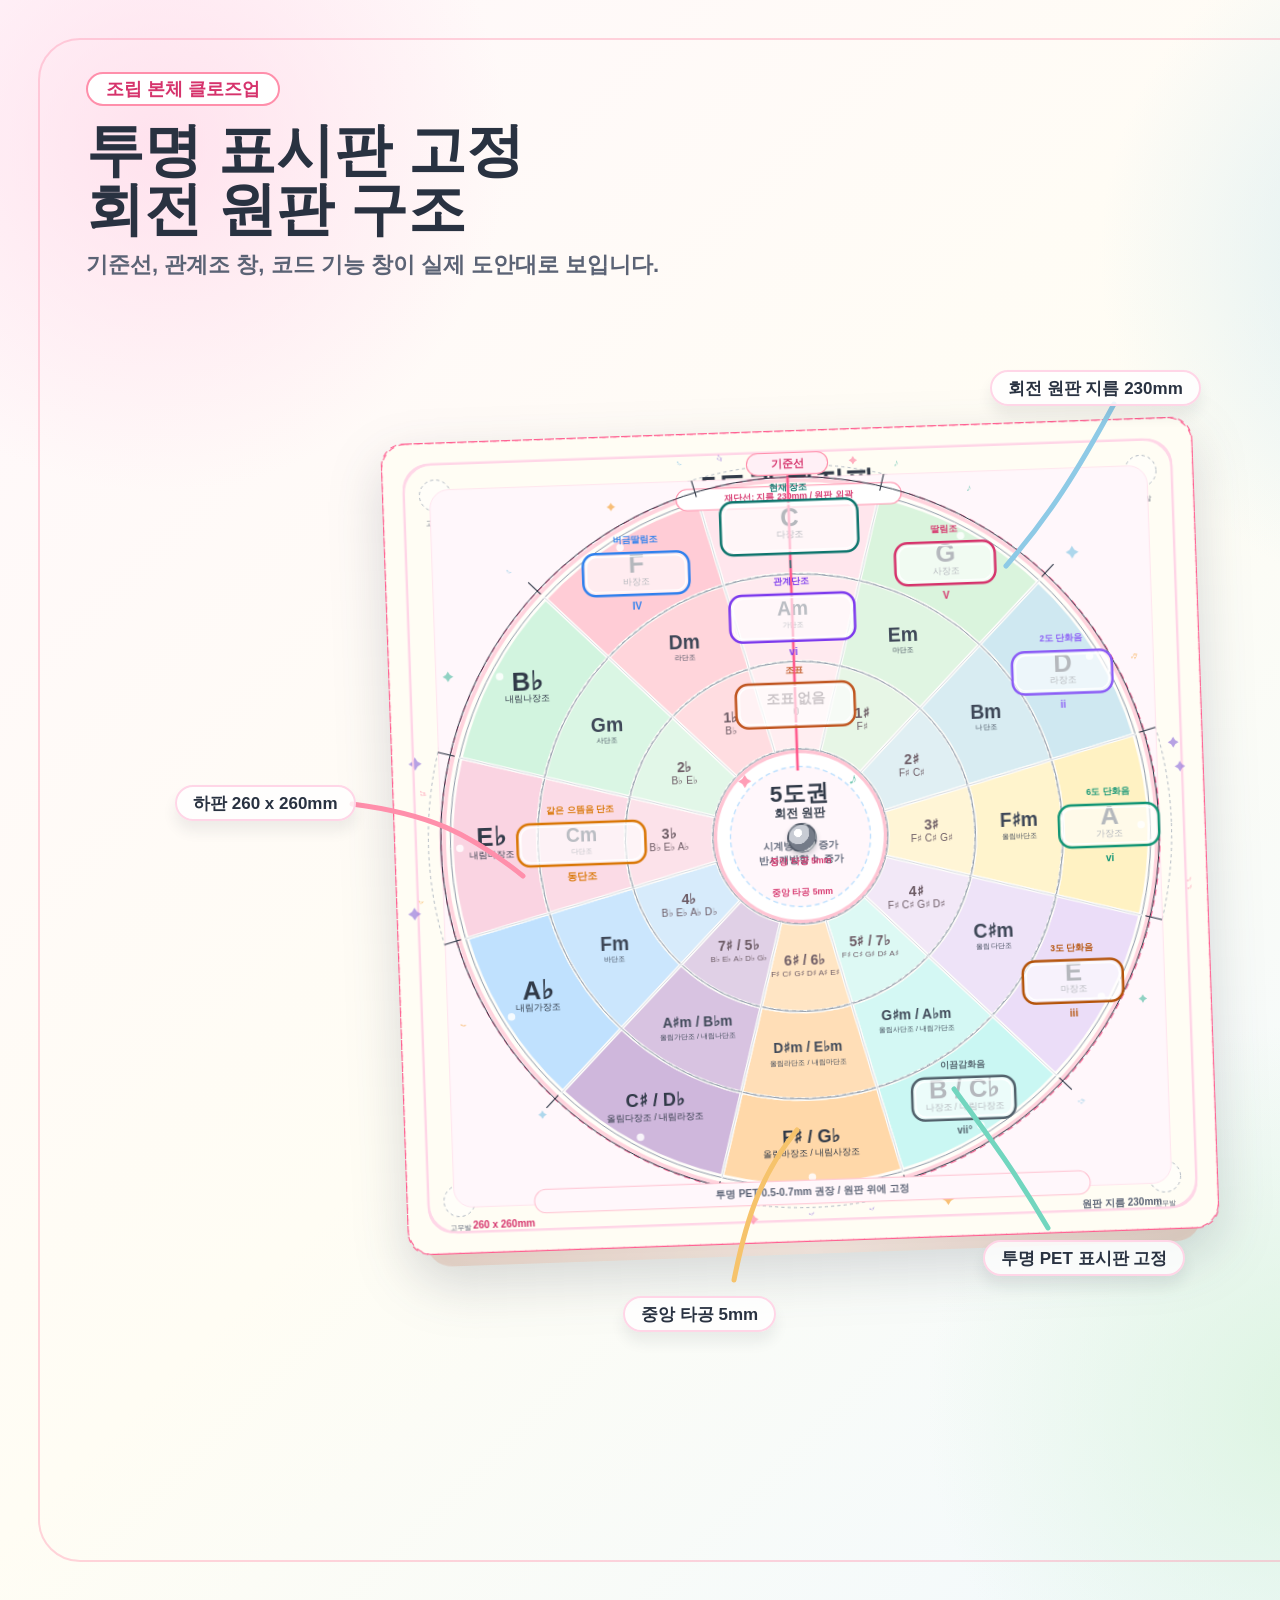
<file: 실물_보드_게임/PRINT_HTML/5도권_회전판_제품_이미지_본체_클로즈업.html>
<!doctype html>
<html lang="ko">
<head>
<meta charset="utf-8">
<title>5도권 회전판 조립 본체 클로즈업</title>
<style>
  * { box-sizing: border-box; }
  html, body {
    margin: 0;
    width: 100%;
    height: 100%;
    background: #fffaf3;
    font-family: "Malgun Gothic", "Noto Sans KR", Arial, sans-serif;
    color: #293241;
    -webkit-font-smoothing: antialiased;
  }
  .scene {
    position: relative;
    overflow: hidden;
    background:
      radial-gradient(circle at 10% 9%, rgba(255, 214, 231, 0.65), transparent 17%),
      radial-gradient(circle at 91% 16%, rgba(205, 231, 240, 0.78), transparent 18%),
      radial-gradient(circle at 82% 88%, rgba(216, 243, 220, 0.82), transparent 20%),
      linear-gradient(135deg, #fff7fb 0%, #fffdf4 48%, #eef8ff 100%);
  }
  .scene::before {
    content: "";
    position: absolute;
    inset: 38px;
    border: 2px solid rgba(255, 143, 171, 0.38);
    border-radius: 42px;
    pointer-events: none;
  }
  .title {
    position: absolute;
    left: 70px;
    top: 58px;
    z-index: 20;
  }
  .title h1 {
    margin: 0 0 12px;
    font-size: 58px;
    line-height: 1.02;
    letter-spacing: 0;
  }
  .title p {
    margin: 0;
    font-size: 22px;
    color: #5b6375;
    font-weight: 700;
  }
  .badge {
    display: inline-flex;
    align-items: center;
    justify-content: center;
    height: 34px;
    padding: 0 18px;
    margin-bottom: 14px;
    border-radius: 999px;
    background: #fff;
    border: 2px solid #ff8fab;
    color: #d6336c;
    font-weight: 900;
    font-size: 18px;
  }
  .shadow {
    filter: drop-shadow(0 20px 26px rgba(41, 50, 65, 0.18));
  }
  .assembled-board {
    position: absolute;
    width: 650px;
    height: 650px;
    transform-style: preserve-3d;
  }
  .assembled-board .board-layer {
    position: absolute;
    inset: 0;
    width: 650px;
    height: 650px;
  }
  .assembled-board .wheel-layer {
    position: absolute;
    width: 575px;
    height: 575px;
    left: 37.5px;
    top: 37.5px;
  }
  .assembled-board .overlay-layer {
    position: absolute;
    inset: 0;
    width: 650px;
    height: 650px;
  }
  .assembled-board::after {
    content: "";
    position: absolute;
    left: 315px;
    top: 315px;
    width: 20px;
    height: 20px;
    border-radius: 50%;
    background: radial-gradient(circle at 35% 30%, #ffffff 0 16%, #c8ccd4 17% 45%, #747b88 46% 75%, #ffffff 76% 100%);
    border: 2px solid rgba(41, 50, 65, 0.42);
    box-shadow: 0 3px 5px rgba(41, 50, 65, 0.22);
  }
  .edge-thickness {
    position: absolute;
    left: 18px;
    right: 18px;
    bottom: -12px;
    height: 26px;
    border-radius: 0 0 26px 26px;
    background: linear-gradient(90deg, #dfc8bd, #f1e0d7, #d8c1b6);
    opacity: 0.82;
    filter: blur(0.1px);
  }
  .pointer {
    position: absolute;
    width: 330px;
    height: 330px;
    border-radius: 50%;
  }
  .pointer img {
    width: 100%;
    height: 100%;
  }
  .pointer::after {
    content: "";
    position: absolute;
    inset: 0;
    border-radius: 50%;
    background: linear-gradient(140deg, rgba(255,255,255,0.52), rgba(255,255,255,0.08) 40%, rgba(141, 202, 230, 0.16));
    pointer-events: none;
  }
  .card-stack {
    position: absolute;
    width: 162px;
    height: 226px;
  }
  .card-stack .card {
    position: absolute;
    width: 150px;
    height: 210px;
    left: 0;
    top: 0;
    border-radius: 16px;
    border: 2px solid #293241;
    box-shadow: 0 16px 22px rgba(41, 50, 65, 0.16);
    display: flex;
    flex-direction: column;
    justify-content: space-between;
    padding: 18px 14px;
    overflow: hidden;
  }
  .card-stack .card:nth-child(1) { transform: translate(12px, 12px) rotate(3deg); opacity: 0.74; }
  .card-stack .card:nth-child(2) { transform: translate(6px, 6px) rotate(1.5deg); opacity: 0.86; }
  .card-stack .card:nth-child(3) { transform: translate(0, 0) rotate(-1deg); }
  .card .level {
    align-self: flex-start;
    padding: 4px 10px;
    border-radius: 999px;
    background: rgba(255,255,255,0.76);
    font-weight: 900;
    font-size: 18px;
  }
  .card .mission {
    font-size: 26px;
    line-height: 1.18;
    font-weight: 900;
    text-align: center;
  }
  .card .foot {
    border-radius: 999px;
    background: rgba(255,255,255,0.78);
    padding: 7px 8px;
    text-align: center;
    font-size: 15px;
    font-weight: 800;
  }
  .mint .card { background: #dff8ee; }
  .mint .level, .mint .foot { color: #0f766e; border: 1px solid #72d6bf; }
  .blue .card { background: #e5f2ff; }
  .blue .level, .blue .foot { color: #2f80ed; border: 1px solid #8ecae6; }
  .honey .card { background: #fff0d6; }
  .honey .level, .honey .foot { color: #b45309; border: 1px solid #f6c36b; }
  .booklet {
    position: absolute;
    width: 270px;
    height: 382px;
    border-radius: 18px;
    background:
      radial-gradient(circle at 28% 23%, #ffe5ec 0 18%, transparent 19%),
      radial-gradient(circle at 82% 24%, #d8f3dc 0 14%, transparent 15%),
      linear-gradient(145deg, #fff7fb, #fffdf4 50%, #eaf8ff);
    border: 2px solid #ffd6e7;
    box-shadow: 0 20px 26px rgba(41, 50, 65, 0.16);
    padding: 26px 24px;
  }
  .booklet::before {
    content: "";
    position: absolute;
    left: -8px;
    top: 18px;
    bottom: 18px;
    width: 12px;
    border-radius: 10px 0 0 10px;
    background: linear-gradient(#e9d5ca, #f6e6dd);
    border: 1px solid rgba(41, 50, 65, 0.14);
  }
  .booklet .small-badge {
    display: inline-block;
    border-radius: 999px;
    background: #fff;
    border: 1.5px solid #ff8fab;
    color: #d6336c;
    font-weight: 900;
    padding: 6px 12px;
    font-size: 13px;
  }
  .booklet h2 {
    margin: 18px 0 0;
    font-size: 42px;
    line-height: 1.05;
  }
  .booklet p {
    margin-top: 15px;
    color: #5b6375;
    font-weight: 700;
    line-height: 1.48;
    font-size: 17px;
  }
  .booklet .mini-wheel {
    position: absolute;
    width: 122px;
    height: 122px;
    right: 20px;
    bottom: 18px;
  }
  .hardware {
    position: absolute;
    width: 220px;
    height: 108px;
    border-radius: 22px;
    background: rgba(255,255,255,0.62);
    border: 2px solid rgba(255, 214, 231, 0.9);
    box-shadow: 0 16px 24px rgba(41, 50, 65, 0.12);
    display: flex;
    align-items: center;
    justify-content: center;
    gap: 18px;
  }
  .screw, .washer {
    border-radius: 50%;
    background: radial-gradient(circle at 35% 28%, #fff 0 14%, #d7dbe3 15% 42%, #858c99 43% 74%, #f7f9fb 75% 100%);
    border: 2px solid #747b88;
    box-shadow: 0 7px 10px rgba(41, 50, 65, 0.18);
  }
  .screw { width: 54px; height: 54px; }
  .washer {
    width: 62px;
    height: 62px;
    background:
      radial-gradient(circle, transparent 0 28%, #f8fafc 29% 38%, #c8ccd4 39% 66%, #8a929e 67% 100%);
  }
  .label {
    position: absolute;
    display: inline-flex;
    align-items: center;
    min-height: 36px;
    padding: 0 16px;
    border-radius: 999px;
    background: rgba(255,255,255,0.84);
    border: 2px solid #ffd6e7;
    font-size: 17px;
    font-weight: 900;
    color: #293241;
    box-shadow: 0 10px 14px rgba(41, 50, 65, 0.08);
    z-index: 15;
  }
  .spec-list {
    position: absolute;
    right: 72px;
    bottom: 62px;
    width: 472px;
    border-radius: 28px;
    padding: 26px 30px;
    background: rgba(255,255,255,0.78);
    border: 2px solid rgba(255, 214, 231, 0.92);
    box-shadow: 0 18px 28px rgba(41, 50, 65, 0.10);
  }
  .spec-list h3 {
    margin: 0 0 13px;
    font-size: 25px;
  }
  .spec-list ul {
    margin: 0;
    padding-left: 22px;
    color: #5b6375;
    font-weight: 700;
    font-size: 18px;
    line-height: 1.52;
  }
</style>
</head>
<body>
<main class="scene" style="width:1600px;height:1600px;">
  <div class="title" style="left:86px;top:72px;">
    <div class="badge">조립 본체 클로즈업</div>
    <h1>투명 표시판 고정<br>회전 원판 구조</h1>
    <p>기준선, 관계조 창, 코드 기능 창이 실제 도안대로 보입니다.</p>
  </div>
  <div class="assembled-board shadow" style="left:394px;top:430px;width:812px;height:812px;transform:rotate(-2deg);">
  <div class="edge-thickness"></div>
  <img class="board-layer" src="../SVG/03_하판_260mm.svg" alt="260mm 하판">
  <img class="wheel-layer" src="../SVG/01_회전원판_230mm.svg" alt="230mm 회전 원판">
  <img class="overlay-layer" src="../SVG/02_투명표시판_260mm.svg" alt="260mm 투명 표시판">
</div>
  <style>
    .assembled-board[style*="812px"] .board-layer,
    .assembled-board[style*="812px"] .overlay-layer { width:812px;height:812px; }
    .assembled-board[style*="812px"] .wheel-layer { width:718.75px;height:718.75px;left:46.875px;top:46.875px; }
    .assembled-board[style*="812px"]::after { left:393px;top:393px;width:26px;height:26px; }
  </style>
  <div class="label" style="left:175px;top:785px;">하판 260 x 260mm</div>
  <div class="label" style="left:990px;top:370px;">회전 원판 지름 230mm</div>
  <div class="label" style="left:983px;top:1240px;">투명 PET 표시판 고정</div>
  <div class="label" style="left:623px;top:1296px;">중앙 타공 5mm</div>
  <svg style="position:absolute;left:0;top:0;width:1600px;height:1600px;pointer-events:none;" viewBox="0 0 1600 1600">
    <path d="M 352 804 C 430 814 469 833 523 876" fill="none" stroke="#ff8fab" stroke-width="5" stroke-linecap="round"/>
    <path d="M 1114 404 C 1077 472 1050 515 1006 566" fill="none" stroke="#8ecae6" stroke-width="5" stroke-linecap="round"/>
    <path d="M 1048 1228 C 1014 1170 990 1138 954 1089" fill="none" stroke="#72d6bf" stroke-width="5" stroke-linecap="round"/>
    <path d="M 734 1280 C 747 1215 762 1173 797 1130" fill="none" stroke="#f6c36b" stroke-width="5" stroke-linecap="round"/>
  </svg>
</main>
</body>
</html>
</file>
<file: 5도권_웹앱/style.css>
:root{
  --ink:#293241; --soft-ink:#5b6375; --guide:#9aa4b2;
  --cut:#ff5d8f; --mint:#65c3ad; --coral:#ff7b7b; --blue:#5ba7e1;
  --lavender:#9b7ede; --honey:#f5a742;
  --blush:#fff7fb; --cream:#fffdf4; --paper:#fffdf7;
  --font:"Malgun Gothic","Noto Sans KR","Apple SD Gothic Neo",Arial,sans-serif;
  --shadow:0 10px 30px rgba(41,50,65,.12);
  --radius:18px;
}
*{box-sizing:border-box}
html,body{margin:0;padding:0}
body{
  font-family:var(--font); color:var(--ink);
  background:
    radial-gradient(circle at 12% 8%, #ffe5ec 0 9%, transparent 10%),
    radial-gradient(circle at 88% 12%, #d8f3dc 0 8%, transparent 9%),
    radial-gradient(circle at 80% 92%, #cde7f0 0 11%, transparent 12%),
    linear-gradient(150deg,#fff7fb 0%, #fffdf4 50%, #eaf8ff 100%);
  min-height:100vh; padding-bottom:24px;
}
.sr-only{position:absolute;width:1px;height:1px;overflow:hidden;clip:rect(0 0 0 0);white-space:nowrap}

/* ---------- topbar ---------- */
.topbar{
  display:flex;align-items:center;justify-content:space-between;gap:16px;flex-wrap:wrap;
  padding:14px 22px;
}
.brand{display:flex;align-items:center;gap:12px}
.brand-mark{
  width:42px;height:42px;border-radius:50%;display:grid;place-items:center;
  background:#fff;border:2px solid #ffd6e7;color:var(--cut);font-size:22px;box-shadow:var(--shadow)
}
.brand h1{margin:0;font-size:20px;letter-spacing:-.3px}
.brand-sub{margin:0;font-size:11.5px;color:var(--soft-ink)}
.toolbar{display:flex;align-items:center;gap:12px;flex-wrap:wrap}
.seg-toggle{display:inline-flex;background:#fff;border:1px solid #ffd6e7;border-radius:999px;padding:3px;box-shadow:var(--shadow)}
.seg-toggle button{border:0;background:transparent;padding:7px 16px;border-radius:999px;font-weight:800;color:var(--soft-ink);cursor:pointer;font-family:inherit}
.seg-toggle button.active{background:linear-gradient(180deg,#ffe0ec,#ffd0e0);color:#d6336c}
.btn{
  border:0;border-radius:999px;padding:10px 18px;font-weight:800;cursor:pointer;font-family:inherit;
  background:#fff;color:var(--ink);box-shadow:var(--shadow);transition:transform .08s ease
}
.btn:active{transform:translateY(1px) scale(.98)}
.btn:disabled{opacity:.45;cursor:default;box-shadow:none}
.btn-primary{background:linear-gradient(180deg,#ff9dbb,#ff7ba6);color:#fff}
.btn-ghost{background:#fff7fb;border:1px solid #ffc2d1;color:#d6336c;box-shadow:none;padding:8px 12px}
.switch{display:inline-flex;align-items:center;gap:6px;font-weight:700;color:var(--soft-ink);font-size:13.5px;cursor:pointer}
.switch input{accent-color:var(--cut);width:16px;height:16px}

/* ---------- layout ---------- */
.layout{
  display:grid;grid-template-columns:minmax(320px,1fr) 360px;gap:24px;
  max-width:1120px;margin:0 auto;padding:0 22px;align-items:start
}
.stage{display:flex;flex-direction:column;align-items:center;gap:12px}
.wheel-wrap{
  width:min(82vw,560px);aspect-ratio:1/1;position:relative;
}
#wheel-svg{width:100%;height:100%;display:block;touch-action:none;cursor:grab;outline:none}
#wheel-svg:active{cursor:grabbing}
#wheel-svg:focus-visible{filter:drop-shadow(0 0 0 3px rgba(91,167,225,.6))}
.hint{margin:2px 0 0;font-size:12.5px;color:var(--soft-ink)}
.hint b{color:#d6336c}

/* key chips */
.chips{display:flex;flex-wrap:wrap;gap:6px;justify-content:center;max-width:520px}
.chips button{
  border:1px solid #ffd6e7;background:#fff;border-radius:999px;padding:6px 11px;font-weight:800;
  cursor:pointer;font-family:inherit;color:var(--ink);min-width:40px
}
.chips button.sel{background:linear-gradient(180deg,#ffe0ec,#ffd0e0);color:#d6336c;border-color:#ff9dbb}

/* ---------- info panel ---------- */
.panel{background:rgba(255,255,255,.78);border:1px solid #ffd6e7;border-radius:var(--radius);box-shadow:var(--shadow);padding:18px}
.now{display:flex;align-items:baseline;gap:10px;border-bottom:1px dashed #ffd0e0;padding-bottom:10px;margin-bottom:10px}
.now-key{font-size:40px;font-weight:900;line-height:1;color:var(--ink)}
.now-ko{font-size:15px;font-weight:700;color:var(--soft-ink)}
.rows{display:grid;grid-template-columns:auto 1fr;gap:7px 12px;font-size:14px}
.rows .k{color:var(--soft-ink);font-weight:700;white-space:nowrap}
.rows .v{font-weight:800;text-align:right}
.rows .v small{font-weight:600;color:var(--soft-ink)}
.diatonic{margin-top:14px;border-top:1px dashed #ffd0e0;padding-top:12px}
.box-title{font-weight:900;font-size:13px;color:var(--soft-ink);margin-bottom:8px}
.chip-row{display:flex;flex-wrap:wrap;gap:6px}
.chip-row button{
  border:1px solid #cdb4db55;background:#faf6ff;border-radius:10px;padding:6px 9px;font-weight:800;cursor:pointer;
  font-family:inherit;color:#5b3e86;font-size:13px;display:flex;flex-direction:column;align-items:center;gap:1px;min-width:46px
}
.chip-row button .deg{font-size:10px;color:#9b7ede;font-weight:800}
.chip-row button:hover{background:#f1e8ff}
.sd-result{margin-top:10px;background:#fff0f6;border:1px solid #ffc2d1;border-radius:12px;padding:10px;font-size:13.5px;font-weight:700;color:#b03060}
.sd-result b{color:#d6336c}

/* ---------- learning tools ---------- */
.tools-panel{margin-top:16px;display:grid;gap:10px}
.tools-panel details{
  background:#fffdf7;border:1px solid #ffd6e7;border-radius:14px;padding:0;overflow:hidden
}
.tools-panel summary{
  cursor:pointer;list-style:none;padding:11px 13px;font-weight:900;font-size:13.5px;color:#293241;
  display:flex;align-items:center;justify-content:space-between;gap:8px
}
.tools-panel summary::-webkit-details-marker{display:none}
.tools-panel summary::after{content:"⌄";font-size:13px;color:#d6336c}
.tools-panel details[open] summary{border-bottom:1px dashed #ffd0e0;background:#fff7fb}
.tools-panel details[open] summary::after{content:"⌃"}
.readability,.tool-result{padding:12px 13px;font-size:13px;line-height:1.45;color:var(--soft-ink)}
.readability-badge{
  display:inline-flex;align-items:center;gap:6px;border-radius:999px;padding:4px 10px;margin-bottom:8px;
  font-weight:900;font-size:12px;border:1px solid #72d6bf;background:#eafff7;color:#0f766e
}
.readability-badge.mid{border-color:#f6c36b;background:#fff8e6;color:#b45309}
.readability-badge.high{border-color:#ffc2d1;background:#fff0f6;color:#d6336c}
.readability strong,.tool-result strong{color:var(--ink)}
.tool-grid{display:grid;grid-template-columns:1fr 1fr;gap:8px;padding:12px 13px 8px}
.tool-wide{display:grid;gap:5px;padding:0 13px 8px;font-size:12px;font-weight:800;color:var(--soft-ink)}
.tool-grid label{display:grid;gap:5px;font-size:12px;font-weight:800;color:var(--soft-ink)}
.tool-grid select,.tool-wide select{
  width:100%;border:1px solid #ffd6e7;border-radius:10px;background:white;color:var(--ink);
  padding:8px 9px;font-family:inherit;font-weight:800
}
.tool-actions{display:flex;gap:8px;flex-wrap:wrap;padding:0 13px 10px}
.tool-actions .btn{font-size:12px;padding:7px 10px}
.builder-buttons{display:flex;flex-wrap:wrap;gap:6px;padding:12px 13px 10px}
.builder-buttons button{
  border:1px solid #cdb4db55;background:#faf6ff;border-radius:999px;padding:7px 10px;
  color:#5b3e86;font-family:inherit;font-weight:900;cursor:pointer;min-width:43px
}
.builder-buttons button:hover{background:#f1e8ff}
.degree-line,.chord-line{display:flex;gap:6px;flex-wrap:wrap;margin-top:7px}
.degree-pill,.chord-pill{
  display:inline-flex;border-radius:999px;padding:4px 8px;font-weight:900;font-size:12px;
  background:#fff;border:1px solid #ffd6e7;color:#d6336c
}
.chord-pill{background:#f2f8ff;border-color:#8ecae6;color:#2f506f}

/* ---------- cards ---------- */
.cards{max-width:1120px;margin:22px auto 0;padding:0 22px}
.cards-head{display:flex;align-items:center;justify-content:space-between;margin-bottom:10px}
.cards-head h2{margin:0;font-size:17px}
.score{font-weight:800;color:var(--soft-ink)}
.score #score{color:#d6336c;font-size:18px}
.card-stage{display:flex;justify-content:center}
.mission-card{
  width:min(94vw,560px);min-height:120px;background:#fff;border:1px solid #ffd6e7;border-radius:16px;
  box-shadow:var(--shadow);padding:16px 18px;position:relative
}
.mission-card[data-face="empty"]{opacity:.85}
.card-id{display:inline-block;font-weight:900;font-size:12px;color:#0f766e;background:#eafff7;border:1px solid #72d6bf;border-radius:999px;padding:3px 10px;margin-bottom:8px}
.card-q{font-size:18px;font-weight:800;line-height:1.4}
.card-a{font-size:15px;font-weight:600;white-space:pre-line;line-height:1.55}
.card-back .card-id{color:#b45309;background:#fff8e6;border-color:#f6c36b}
.card-controls{display:flex;align-items:center;gap:10px;flex-wrap:wrap;justify-content:center;margin-top:12px}
.score-add{display:inline-flex;gap:8px}
.deck-info{font-size:12.5px;color:var(--soft-ink);font-weight:700}

.foot{text-align:center;color:var(--soft-ink);font-size:12px;margin-top:22px;padding:0 16px}

/* ---------- svg highlight states ---------- */
.seg-cell{transition:opacity .15s ease}
.hl > .seg-bg{stroke:#ff8fab !important;stroke-width:1.4 !important}
.hl-root > .seg-bg{stroke:#d6336c !important;stroke-width:2.1 !important}
.hl-root .seg-major{fill:#d6336c}

/* responsive */
@media (max-width:860px){
  .layout{grid-template-columns:1fr}
  .panel{order:2}
  .tool-grid{grid-template-columns:1fr}
}
@media (prefers-reduced-motion: reduce){
  .seg-cell{transition:none}
}
</file>
